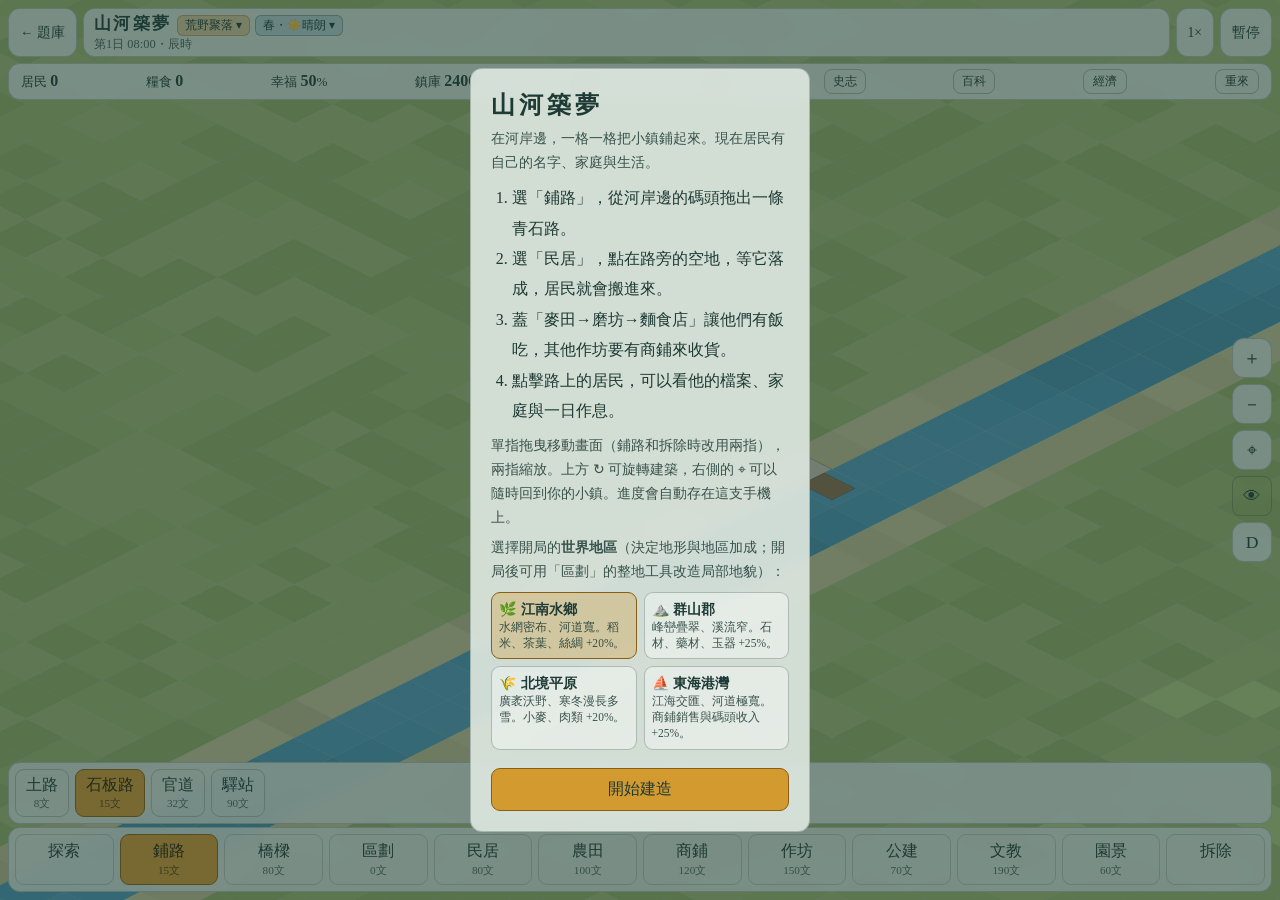
<file: town-v16.html>
<!DOCTYPE html>
<html lang="zh-Hant">
<head>
<meta charset="utf-8">
<meta name="viewport" content="width=device-width,initial-scale=1,viewport-fit=cover,user-scalable=no">
<title>山河築夢 V16・介面與建築校正版</title>
<style>
:root{--ink:#1d3a35;--cel:#dde7df;--amb:#d39a2f}
*{box-sizing:border-box;-webkit-tap-highlight-color:transparent}
html,body{margin:0;height:100%;overflow:hidden;background:#a9c3b6;color:var(--ink);overscroll-behavior:none;font-family:"Noto Serif TC","Source Han Serif TC","Songti TC","PMingLiU",serif}
canvas{position:fixed;inset:0;width:100%;height:100%;display:block;touch-action:none}
.pn{background:rgba(221,231,223,.92);backdrop-filter:blur(6px);-webkit-backdrop-filter:blur(6px);border:1px solid rgba(29,58,53,.25);border-radius:12px}
button,a{font:inherit;color:var(--ink)}
.b{font-size:.85rem;padding:7px 11px;cursor:pointer;white-space:nowrap;text-decoration:none;display:flex;align-items:center;border:1px solid rgba(29,58,53,.25)}
#top{position:fixed;left:8px;right:8px;top:calc(8px + env(safe-area-inset-top,0px));display:flex;flex-direction:column;gap:6px;pointer-events:none}
#top .row{display:flex;gap:6px;align-items:stretch}
#top .pn{pointer-events:auto}
#hud{flex:1;display:flex;flex-direction:column;justify-content:center;padding:4px 10px;line-height:1.3;min-width:0}
#hud b{font-size:1.05rem;letter-spacing:.14em}
#clk{font-size:.78rem;opacity:.8}
#stats{display:flex;justify-content:space-between;align-items:center;gap:6px;padding:5px 12px;font-size:.82rem}
#stats b{font-size:1rem}
#bReset,#bEco{padding:3px 9px;font-size:.78rem;background:transparent;border-radius:8px;cursor:pointer;border:1px solid rgba(29,58,53,.3)}
#zoom{position:fixed;right:8px;top:50%;transform:translateY(-50%);display:flex;flex-direction:column;gap:6px}
#zoom .b{justify-content:center;width:40px;height:40px;font-size:1.1rem}
#msg{position:fixed;left:50%;bottom:calc(142px + env(safe-area-inset-bottom,0px));transform:translateX(-50%);padding:8px 14px;font-size:.88rem;opacity:0;pointer-events:none;transition:opacity .2s;max-width:90%;text-align:center}
#msg.show{opacity:1}
#eco{position:fixed;left:8px;right:8px;top:calc(104px + env(safe-area-inset-top,0px));bottom:calc(8px + env(safe-area-inset-bottom,0px));display:none;flex-direction:column;padding:12px;overflow:hidden;z-index:5}
#eco .eh{display:flex;justify-content:space-between;align-items:center;margin-bottom:6px}
#eco button{padding:5px 12px;border-radius:8px;border:1px solid rgba(29,58,53,.3);background:transparent;cursor:pointer}
#ecoBody{overflow:auto;font-size:.88rem;line-height:1.7}
#ecoBody table{width:100%;border-collapse:collapse;margin:6px 0}
#ecoBody th,#ecoBody td{text-align:left;padding:3px 4px;border-bottom:1px solid rgba(29,58,53,.15)}
#ecoBody .nt{opacity:.8;font-size:.82rem}
#cardT{white-space:pre-line}
#sub{position:fixed;left:8px;right:8px;bottom:calc(76px + env(safe-area-inset-bottom,0px));display:none;gap:6px;padding:6px;overflow-x:auto}
.ch{flex:0 0 auto;background:transparent;border:1px solid rgba(29,58,53,.25);border-radius:9px;padding:5px 10px;cursor:pointer;display:flex;flex-direction:column;align-items:center}
.ch small{font-size:.7rem;opacity:.75}
.ch.on{background:var(--amb);border-color:#8a5f12;color:#2a1d05}
#card{position:fixed;left:8px;right:8px;bottom:calc(76px + env(safe-area-inset-bottom,0px));display:none;flex-direction:column;gap:8px;padding:10px 12px}
#card .rw{display:flex;gap:8px}
#card button{flex:1;padding:8px;border-radius:9px;border:1px solid rgba(29,58,53,.3);background:transparent;cursor:pointer}
#cardDel{background:var(--amb)!important;border-color:#8a5f12!important}
#cardUpg{background:#5c8a58!important;border-color:#3a5e37!important;color:#fff!important;font-weight:bold}
#bar{position:fixed;left:8px;right:8px;bottom:calc(8px + env(safe-area-inset-bottom,0px));display:flex;gap:6px;padding:6px;overflow-x:auto}
.tb{flex:1 0 58px;background:transparent;border:1px solid rgba(29,58,53,.2);border-radius:9px;padding:6px 4px;display:flex;flex-direction:column;align-items:center;gap:1px;cursor:pointer}
.tb small{font-size:.7rem;opacity:.75;min-height:1em}
.tb.on{background:var(--amb);border-color:#8a5f12;color:#2a1d05}
#intro{position:fixed;inset:0;display:flex;align-items:center;justify-content:center;background:rgba(29,58,53,.5);padding:20px;z-index:20}
#intro .pn{max-width:340px;padding:20px}
#intro h2{margin:0 0 6px;letter-spacing:.16em}
#intro ol{padding-left:1.3em;line-height:1.9;margin:8px 0}
#intro p{margin:6px 0;font-size:.88rem;opacity:.85;line-height:1.7}
.reg-grid{display:grid;grid-template-columns:1fr 1fr;gap:7px;margin:8px 0}
.reg-card{padding:7px;border-radius:9px;border:1.5px solid rgba(29,58,53,.28);background:rgba(255,255,255,.4);cursor:pointer;text-align:left}
.reg-card.on{background:rgba(211,154,47,.32);border-color:#8a5f12}
.reg-card b{display:block;font-size:.88rem}
.reg-card small{display:block;font-size:.72rem;opacity:.85;line-height:1.4}
#go{width:100%;margin-top:10px;padding:10px;background:var(--amb);border:1px solid #8a5f12;border-radius:9px;font-size:1rem;cursor:pointer}
#resCard{position:fixed;left:8px;right:8px;top:calc(104px + env(safe-area-inset-top,0px));max-height:60vh;display:none;flex-direction:column;padding:12px;overflow:hidden;z-index:6}
#resCard .rh{display:flex;justify-content:space-between;align-items:center;margin-bottom:6px}
#resCard .body{overflow:auto;font-size:.86rem;line-height:1.65;white-space:pre-line}
#resCard button{padding:5px 12px;border-radius:8px;border:1px solid rgba(29,58,53,.3);background:transparent;cursor:pointer}
#resCard table{width:100%;border-collapse:collapse;margin:6px 0;white-space:normal}
#resCard th,#resCard td{text-align:left;padding:2px 4px;border-bottom:1px solid rgba(29,58,53,.12);font-size:.8rem}
#debug{position:fixed;left:8px;right:8px;top:calc(104px + env(safe-area-inset-top,0px));max-height:42vh;display:none;flex-direction:column;padding:10px 12px;overflow:auto;z-index:8;font:12px/1.55 ui-monospace,monospace;white-space:pre-wrap}
#roster,#chron{position:fixed;left:8px;right:8px;top:calc(104px + env(safe-area-inset-top,0px));bottom:calc(8px + env(safe-area-inset-bottom,0px));display:none;flex-direction:column;padding:12px;overflow:hidden;z-index:6}
#roster .eh,#chron .eh{display:flex;justify-content:space-between;align-items:center;margin-bottom:6px;gap:6px}
#roster button,#chron button,#roster select{padding:4px 10px;border-radius:8px;border:1px solid rgba(29,58,53,.3);background:rgba(255,255,255,.35);cursor:pointer;font:inherit;color:var(--ink)}
#rosterBody,#chronBody{overflow:auto;font-size:.86rem;line-height:1.65}
#rosterBody table{width:100%;border-collapse:collapse;margin:4px 0}
#rosterBody th,#rosterBody td{text-align:left;padding:4px 5px;border-bottom:1px solid rgba(29,58,53,.14);font-size:.82rem}
.r-link{text-decoration:underline;cursor:pointer;font-weight:bold}
.chron-item{padding:5px 0;border-bottom:1px dashed rgba(29,58,53,.18)}
.chron-tag{display:inline-block;padding:1px 6px;border-radius:6px;background:rgba(211,154,47,.3);font-size:.75rem;margin-right:6px}
#stageBadge{font-size:.74rem;padding:2px 7px;border-radius:6px;background:rgba(211,154,47,.38);border:1px solid rgba(138,95,18,.4);margin-left:6px;vertical-align:middle;cursor:pointer;display:inline-flex;align-items:center;gap:3px}
#stageBadge:active{transform:scale(.96)}
#stageModal{position:fixed;left:8px;right:8px;top:calc(104px + env(safe-area-inset-top,0px));max-height:70vh;display:none;flex-direction:column;padding:12px;overflow:hidden;z-index:7}
#stageModal .eh{display:flex;justify-content:space-between;align-items:center;margin-bottom:6px}
#stageModal button{padding:5px 12px;border-radius:8px;border:1px solid rgba(29,58,53,.3);background:transparent;cursor:pointer}
#stageBody{overflow:auto;font-size:.86rem;line-height:1.68}
#stageBody table{width:100%;border-collapse:collapse;margin:6px 0}
#stageBody th,#stageBody td{text-align:left;padding:4px 5px;border-bottom:1px solid rgba(29,58,53,.15);font-size:.82rem}
.stg-cur{background:rgba(211,154,47,.22);font-weight:bold}
.stg-box{padding:8px 10px;border-radius:9px;background:rgba(255,255,255,.35);border:1px solid rgba(29,58,53,.16);margin:6px 0}
.stg-ok{color:#2e6f40;font-weight:bold}
.stg-lack{color:#a8382b;font-weight:bold}
#wxBadge{font-size:.74rem;padding:2px 7px;border-radius:6px;background:rgba(111,163,189,.32);border:1px solid rgba(29,58,53,.32);margin-left:5px;vertical-align:middle;cursor:pointer;display:inline-flex;align-items:center;gap:3px}
#wxBadge:active{transform:scale(.96)}
#wxModal{position:fixed;left:8px;right:8px;top:calc(104px + env(safe-area-inset-top,0px));max-height:74vh;display:none;flex-direction:column;padding:12px;overflow:hidden;z-index:7}
#wxModal .eh{display:flex;justify-content:space-between;align-items:center;margin-bottom:6px}
#wxModal .eh button{padding:5px 12px;border-radius:8px;border:1px solid rgba(29,58,53,.3);background:transparent;cursor:pointer}
#wxBody{overflow:auto;font-size:.86rem;line-height:1.65}
.wx-grid{display:grid;grid-template-columns:repeat(4,1fr);gap:6px;margin:6px 0}
.wx-grid5{display:grid;grid-template-columns:repeat(5,1fr);gap:5px;margin:6px 0}
.wx-opt{padding:6px 4px;border-radius:8px;border:1px solid rgba(29,58,53,.26);background:rgba(255,255,255,.35);cursor:pointer;text-align:center;font-size:.82rem}
.wx-opt.on{background:var(--amb);border-color:#8a5f12;color:#2a1d05;font-weight:bold}
.wx-row{display:flex;align-items:center;justify-content:space-between;gap:8px;padding:6px 8px;border-radius:8px;background:rgba(255,255,255,.32);border:1px solid rgba(29,58,53,.15);margin:6px 0}
.ev-chain{padding:8px 10px;border-radius:9px;background:rgba(211,154,47,.16);border:1px solid rgba(138,95,18,.32);margin:6px 0}
.ev-steps{display:flex;gap:4px;margin-top:5px;font-size:.75rem}
.ev-step{flex:1;padding:2px 4px;border-radius:5px;background:rgba(255,255,255,.35);text-align:center;opacity:.65}
.ev-step.cur{background:var(--amb);color:#2a1d05;font-weight:bold;opacity:1}
.ev-step.done{background:rgba(46,111,64,.22);color:#1f522e;opacity:.9}
#bRoster,#bChron,#bPedia,#bObs{padding:3px 8px;font-size:.78rem;background:transparent;border-radius:8px;cursor:pointer;border:1px solid rgba(29,58,53,.3)}
#obsExit{position:fixed;right:14px;bottom:calc(16px + env(safe-area-inset-bottom,0px));display:none;padding:8px 14px;font-size:.86rem;z-index:30;cursor:pointer;box-shadow:0 2px 10px rgba(0,0,0,.18)}
body.obs #top,body.obs #zoom,body.obs #bar,body.obs #sub,body.obs #card,body.obs #eco,body.obs #roster,body.obs #chron,body.obs #stageModal,body.obs #wxModal,body.obs #resCard,body.obs #debug{display:none!important}
body.obs #obsExit{display:flex;align-items:center;gap:6px}
#govModal{position:fixed;left:8px;right:8px;top:calc(104px + env(safe-area-inset-top,0px));max-height:76vh;display:none;flex-direction:column;padding:12px;overflow:hidden;z-index:7}
#govModal .eh{display:flex;justify-content:space-between;align-items:center;margin-bottom:6px}
#govModal .eh button{padding:5px 12px;border-radius:8px;border:1px solid rgba(29,58,53,.3);background:transparent;cursor:pointer}
#govBody{overflow:auto;font-size:.86rem;line-height:1.65}
.pol-grid{display:grid;grid-template-columns:repeat(3,1fr);gap:6px;margin:5px 0 9px}
.pol-opt{padding:6px 4px;border-radius:8px;border:1px solid rgba(29,58,53,.26);background:rgba(255,255,255,.35);cursor:pointer;text-align:center;font-size:.8rem}
.pol-opt.on{background:var(--amb);border-color:#8a5f12;color:#2a1d05;font-weight:bold}
.rank-badge{display:inline-block;padding:1px 5px;border-radius:5px;background:rgba(211,154,47,.32);border:1px solid rgba(138,95,18,.35);font-size:.72rem;margin-left:4px}
#bGov{padding:3px 8px;font-size:.78rem;background:transparent;border-radius:8px;cursor:pointer;border:1px solid rgba(29,58,53,.3)}
body.obs #govModal{display:none!important}
#pedia{position:fixed;left:8px;right:8px;top:calc(104px + env(safe-area-inset-top,0px));bottom:calc(8px + env(safe-area-inset-bottom,0px));display:none;flex-direction:column;padding:12px;overflow:hidden;z-index:6}
#pediaBody{overflow:auto;font-size:.84rem;line-height:1.55}
.pedia-tabs{display:flex;gap:5px;overflow-x:auto;margin:0 0 8px;padding-bottom:3px;position:sticky;top:0;background:rgba(221,231,223,.96);z-index:1}
.pedia-tab{flex:0 0 auto;padding:5px 10px;border-radius:8px;border:1px solid rgba(29,58,53,.26);background:rgba(255,255,255,.35);cursor:pointer;font-size:.8rem;color:var(--ink)}
.pedia-tab.on{background:var(--amb);border-color:#8a5f12;color:#2a1d05;font-weight:bold}
#pediaBody h4{margin:10px 0 4px;font-size:.92rem}
.pedia-card{padding:6px 8px;border-radius:8px;background:rgba(255,255,255,.4);border:1px solid rgba(29,58,53,.16);margin-bottom:6px}
.pedia-sub{font-size:.78rem;opacity:.88;margin-top:2px}
</style>
</head>
<body>
<canvas id="cv"></canvas>
<div id="top">
  <div class="row">
    <a class="pn b" id="backToBank" href="./index.html">← 題庫</a>
    <div class="pn" id="hud"><div><b>山河築夢</b><span id="stageBadge" title="點擊查看城鎮規模與晉升條件">荒野聚落 ▾</span><span id="wxBadge" title="點擊調整四季與天氣">春・晴朗 ▾</span></div><span id="clk"></span></div>
<button class="pn b" id="bSpd" aria-label="遊戲速度">1×</button>
    <button class="pn b" id="bPause">暫停</button>
  </div>
  <div class="pn" id="stats">
    <span>居民 <b id="sPop">0</b></span><span>糧食 <b id="sFood">0</b></span><span>幸福 <b id="sHap">0</b>%</span><span>鎮庫 <b id="sM">0</b></span>
    <button id="bGov">政務</button><button id="bRoster">名冊</button><button id="bChron">史志</button><button id="bPedia">百科</button><button id="bEco">經濟</button><button id="bReset">重來</button>
  </div>
</div>
<div id="zoom">
  <button class="pn b" id="zi" aria-label="放大">＋</button>
  <button class="pn b" id="zo" aria-label="縮小">－</button>
  <button class="pn b" id="zh" aria-label="回到小鎮">⌖</button>
  <button class="pn b" id="bObs" aria-label="觀察模式" title="城鎮觀察模式">👁</button>
  <button class="pn b" id="zd" aria-label="除錯">D</button>
</div>
<button id="obsExit" class="pn">退出觀察模式</button>
<div id="msg" class="pn"></div>
<div id="eco" class="pn"><div class="eh"><b>經濟統計</b><button id="ecoX">關閉</button></div><div id="ecoBody"></div></div>
<div id="roster" class="pn"><div class="eh"><b>全鎮人口名冊</b><div><select id="rosterFilter"><option value="all">全部居民</option><option value="unemployed">待業中</option><option value="employed">已就業</option><option value="child">未成年</option></select> <button id="rosterAutoJob">一鍵補缺</button> <button id="rosterX">關閉</button></div></div><div id="rosterBody"></div></div>
<div id="chron" class="pn"><div class="eh"><b>城鎮編年史</b><button id="chronX">關閉</button></div><div id="chronBody"></div></div>
<div id="stageModal" class="pn"><div class="eh"><b>城鎮規模與晉升指南</b><button id="stageX">關閉</button></div><div id="stageBody"></div></div>
<div id="wxModal" class="pn"><div class="eh"><b>四季與天象控制</b><button id="wxX">關閉</button></div><div id="wxBody"></div></div>
<div id="govModal" class="pn"><div class="eh"><b>行政治理・稅率與文教總覽</b><button id="govX">關閉</button></div><div id="govBody"></div></div>
<div id="resCard" class="pn"><div class="rh"><b id="resName">居民</b><button id="resX">關閉</button></div><div class="body" id="resBody"></div></div>
<div id="debug" class="pn"></div>
<div id="sub" class="pn"></div>
<div id="pedia" class="pn"><div style="display:flex;justify-content:space-between;align-items:center;margin-bottom:6px"><b>九州營造・建築百科</b><button id="pediaX">關閉</button></div><div id="pediaBody"></div></div>
<div id="card" class="pn"><div id="cardT"></div><div class="rw"><button id="cardRot" style="display:none">旋轉</button><button id="cardMove" style="display:none">移動</button><button id="cardUpg" style="display:none"></button><button id="cardDel"></button><button id="cardX">關閉</button></div></div>
<div id="bar" class="pn"></div>
<div id="intro"><div class="pn">
  <h2>山河築夢</h2>
  <p>在河岸邊，一格一格把小鎮鋪起來。現在居民有自己的名字、家庭與生活。</p>
  <ol><li>選「鋪路」，從河岸邊的碼頭拖出一條青石路。</li><li>選「民居」，點在路旁的空地，等它落成，居民就會搬進來。</li><li>蓋「麥田→磨坊→麵食店」讓他們有飯吃，其他作坊要有商鋪來收貨。</li><li>點擊路上的居民，可以看他的檔案、家庭與一日作息。</li></ol>
  <p>單指拖曳移動畫面（鋪路和拆除時改用兩指），兩指縮放。上方 ↻ 可旋轉建築，右側的 ⌖ 可以隨時回到你的小鎮。進度會自動存在這支手機上。</p>
  <p>選擇開局的<b>世界地區</b>（決定地形與地區加成；開局後可用「區劃」的整地工具改造局部地貌）：</p>
  <div class="reg-grid" id="regGrid">
    <div class="reg-card on" data-reg="jiangnan"><b>🌿 江南水鄉</b><small>水網密布、河道寬。稻米、茶葉、絲綢 +20%。</small></div>
    <div class="reg-card" data-reg="mountain"><b>⛰️ 群山郡</b><small>峰巒疊翠、溪流窄。石材、藥材、玉器 +25%。</small></div>
    <div class="reg-card" data-reg="north"><b>🌾 北境平原</b><small>廣袤沃野、寒冬漫長多雪。小麥、肉類 +20%。</small></div>
    <div class="reg-card" data-reg="eastsea"><b>⛵ 東海港灣</b><small>江海交匯、河道極寬。商鋪銷售與碼頭收入 +25%。</small></div>
  </div>
  <button id="go">開始建造</button>
</div></div>

<script>
(() => {
"use strict";

// ============================================================
// 0. 常數與純函式
// ============================================================
const N = 10000, RX = 5004, HW = 32, HH = 16, DOCK = { x: 5003, y: 5000 }, KEY = "town_save_v7";
const CH = 16;
const D4 = [[1, 0], [-1, 0], [0, 1], [0, -1]];
const K = (x, y) => y * N + x;
const inW = (x, y) => x >= 0 && y >= 0 && x < N && y < N;
const isW = (x, y) => x >= RX && x < RX + RW;
const P = (x, y, z) => [(x - y) * HW, (x + y) * HH - (z || 0)];
const hs = (x, y) => ((x * 73856093) ^ (y * 19349663)) >>> 0;
const hr = () => (S.t / 15) % 24;
const dark = h => (h >= 20 || h < 4) ? 1 : h >= 18 ? (h - 18) / 2 : h < 6 ? (6 - h) / 2 : 0;
const pad = n => String(n).padStart(2, "0");
const SH = ["子", "丑", "寅", "卯", "辰", "巳", "午", "未", "申", "酉", "戌", "亥"];
const GR_SEASON = [
  // 0: 春 (嫩綠繁花)
  { meadow: ["#a6ba72", "#9db46b", "#b2c77d"], plain: ["#9db46b", "#96ac64", "#a4b872"], forest: ["#7fa85e", "#76a055", "#8ab368"], mountain: ["#8f9a86", "#84907b", "#9aa491"], river: ["#c3bd8e", "#bdb78a", "#c9c394"], water: ["#6fa3bd", "#6a9db6", "#74a9c2"] },
  // 1: 夏 (濃綠蒼翠)
  { meadow: ["#88ab5a", "#7fa252", "#93b564"], plain: ["#7ea053", "#75974b", "#88aa5c"], forest: ["#5e8c45", "#55823d", "#68964e"], mountain: ["#7f8f79", "#74846e", "#8a9a84"], river: ["#c5bc86", "#beb580", "#ccc38e"], water: ["#5f98b5", "#5991ae", "#669fbc"] },
  // 2: 秋 (金黃霜葉)
  { meadow: ["#c4b068", "#bba65f", "#ccb872"], plain: ["#bba35d", "#b19954", "#c4ac66"], forest: ["#c78646", "#b8783c", "#d49654"], mountain: ["#998e7c", "#8e8372", "#a49987"], river: ["#c7b884", "#bfb07d", "#cfc08c"], water: ["#6996ad", "#628fa6", "#709db4"] },
  // 3: 冬 (銀霜覆雪)
  { meadow: ["#dce5e2", "#d3ddd9", "#e4ecea"], plain: ["#d2dcd9", "#c9d4d0", "#dbe4e1"], forest: ["#9fb3a8", "#94a89d", "#aabdb2"], mountain: ["#cfd8d7", "#c4cecd", "#dae2e1"], river: ["#b8c2be", "#afb9b5", "#c1cbc7"], water: ["#678ea3", "#60869b", "#6f96ab"] }
];
const SEASONS = [
  { id: 0, name: "春", full: "春季", farmMult: 1.15, desc: "春雨潤澤，麥田生長 +15%" },
  { id: 1, name: "夏", full: "夏季", farmMult: 1.25, desc: "日照充足，麥田生長 +25%" },
  { id: 2, name: "秋", full: "秋季", farmMult: 1.35, desc: "秋收豐年，麥田生長 +35%" },
  { id: 3, name: "冬", full: "冬季", farmMult: 0.55, desc: "天寒地凍，麥田生長 -45%" }
];
const WEATHERS = [
  { id: "clear", name: "晴朗", icon: "☀️", farmMult: 1.0, moodDelta: 2, spdMult: 1.0, desc: "萬里無雲，百姓心情愉悅，出行順暢。" },
  { id: "cloudy", name: "多雲", icon: "⛅", farmMult: 1.0, moodDelta: 0, spdMult: 1.0, desc: "微風拂面，氣候宜人。" },
  { id: "rain", name: "細雨", icon: "🌧️", farmMult: 1.25, moodDelta: -1, spdMult: 0.85, desc: "畫面落雨線；農田灌溉 +25%，行人撐傘慢行。" },
  { id: "storm", name: "雷雨", icon: "⛈️", farmMult: 0.85, moodDelta: -4, spdMult: 0.7, desc: "狂風暴雨伴隨閃電；行人避雨，偶發短暫積水。" },
  { id: "snow", name: "降雪", icon: "❄️", farmMult: 0.6, moodDelta: 1, spdMult: 0.72, desc: "畫面飄落雪花；銀裝素裹，出行速度略降。" },
  { id: "fog", name: "薄霧", icon: "🌫️", farmMult: 0.95, moodDelta: 0, spdMult: 0.88, desc: "江面升起晨霧；朦朧詩意，商船緩行。" }
];
const WX_MAP = {}; WEATHERS.forEach(w => { WX_MAP[w.id] = w; });
const WC = []; for (let i = 0; i < 8; i++) WC.push("hsl(197 42% " + (47 + i * .9) + "%)");

const VIEW_AI_FULL = 800;
const VIEW_AI_MID = 2000;
const RESERVE_CASH = 20; // 居民基本儲蓄保護線（避免變日光族）
let worldRegion = "jiangnan"; // 開局選定的世界地區
// bonus 以本檔現有商品為準；tradeMult 作用於商鋪銷售與碼頭收入
const REGIONS = {
  jiangnan: { name: "江南水鄉", bonus: { rice: 1.2, tea: 1.2, silk: 1.2 }, tradeMult: 1.0, river: 3, winterLen: 1.0 },
  mountain: { name: "群山郡", bonus: { stone: 1.25, herb: 1.25, jade: 1.25 }, tradeMult: 1.0, river: 1, winterLen: 1.1 },
  north:    { name: "北境平原", bonus: { wheat: 1.2, meat: 1.2 }, tradeMult: 1.0, river: 2, winterLen: 1.35 },
  eastsea:  { name: "東海港灣", bonus: {}, tradeMult: 1.25, river: 4, winterLen: 0.9 }
};
let RW = 2;
let SICK = 0; // 疾病率（每日每位居民的染疾機率基數） // 河道寬度（依地區）
function setRegion(r) { worldRegion = r; RW = (REGIONS[r] || REGIONS.jiangnan).river; }
function seasonLens() { return [10, 10, 10, 10 * ((REGIONS[worldRegion] || REGIONS.jiangnan).winterLen)]; }
function yearUnits() { return 360 * seasonLens().reduce((a, b) => a + b, 0); }
// ============================================================
// 1. 商品與建築資料（提升糧食產線產量，讓小鎮能穩定囤糧）
// ============================================================
const GD = {
  wheat: { n: "小麥", p: 2, shelf: "耐儲", decay: 0.005 },
  flour: { n: "麵粉", p: 4, shelf: "耐儲", decay: 0.008 },
  noodle: { n: "麵食", p: 6, need: 2.2, shelf: "短保", decay: 0.025, sNeed: [1.0, 0.95, 1.05, 1.15] },
  pottery: { n: "陶器", p: 10, need: .5, shelf: "永久", decay: 0 },
  wood: { n: "木器", p: 12, need: .5, shelf: "永久", decay: 0 },
  cloth: { n: "布匹", p: 11, need: .45, shelf: "永久", decay: 0 },
  iron: { n: "鐵器", p: 15, need: .2, shelf: "永久", decay: 0 },
  wine: { n: "酒", p: 13, need: .6, shelf: "越陳越香", decay: 0, sNeed: [0.9, 0.85, 1.25, 1.3] },
  rice: { n: "稻米", p: 3, need: 1.4, shelf: "耐儲", decay: 0.005, sNeed: [1.0, 1.0, 1.1, 1.1] },
  veg: { n: "蔬菜", p: 3, need: .9, shelf: "易腐", decay: 0.045, sNeed: [1.1, 1.35, 1.0, 0.8] },
  meat: { n: "肉類", p: 7, need: .6, shelf: "易腐", decay: 0.04, sNeed: [0.9, 0.8, 1.1, 1.45] },
  stone: { n: "石材", p: 5, shelf: "永久", decay: 0 },
  herb: { n: "藥材", p: 6, shelf: "中保", decay: 0.012 },
  oil: { n: "燈油", p: 8, need: .55, shelf: "耐儲", decay: 0.004, sNeed: [0.85, 0.7, 1.05, 1.65] },
  tea: { n: "茶葉", p: 9, need: .5, shelf: "中保", decay: 0.01, sNeed: [1.1, 1.45, 1.0, 0.85] },
  med: { n: "成藥", p: 14, need: .35, shelf: "耐儲", decay: 0.005, sNeed: [1.2, 1.0, 1.1, 1.3] },
  silk: { n: "絲綢", p: 22, need: .3, shelf: "永久", decay: 0 },
  jade: { n: "玉器", p: 32, need: .2, shelf: "永久", decay: 0 }
};
const CAT = {
  house: [
    { id: "h0", n: "茅屋", c: 45, h: 14, r: 10, w: ["#d9ccb4", "#b8aa90"], f: ["#b59b6d", "#8f7850", "#c7ad7e"], cap: 2, tax: 6, upTo: "h1", upCost: 60, upReq: {} },
    { id: "h1", n: "民居", c: 80, h: 20, r: 13, w: ["#ece1c8", "#cdc0a1"], f: ["#7a928d", "#566b68", "#8aa39e"], cap: 4, tax: 10, upTo: "h2", upCost: 160, upReq: { stone: 2 } },
    { id: "h2", n: "院落", c: 200, sz: [2, 2], h: 24, r: 15, w: ["#ebe0c9", "#c9bda3"], f: ["#5d7a75", "#435955", "#6f8f89"], cap: 8, tax: 22, upTo: "h3", upCost: 380, upReq: { stone: 4, silk: 1 } },
    { id: "h3", n: "宅邸", c: 480, sz: [3, 3], h: 30, r: 18, w: ["#f2e6cf", "#cfc2a7"], f: ["#3f5c6e", "#2d4352", "#517287"], cap: 16, tax: 50 }
  ],
  road: [
    { id: "r_dirt", n: "土路", c: 8, spd: 1.0, cap: 3 },
    { id: "r_stone", n: "石板路", c: 15, stone: 1, spd: 1.45, cap: 6 },
    { id: "r_imp", n: "官道", c: 32, stone: 2, spd: 2.1, cap: 12 },
    { id: "r_post", n: "驛站", c: 90, stone: 2, spd: 2.3, cap: 16 }
  ],
  bridge: [{ id: "b1", n: "石拱橋", c: 80, stone: 2, spd: 1.9, cap: 12 }, { id: "b0", n: "木橋", c: 40, spd: 1.1, cap: 4 }, { id: "b2", n: "池塘小橋", c: 40 }],
  farm: [
    { id: "f1", syn: {c1: 0.15}, n: "麥田", c: 100, jobs: 2, bt: 12, rec: { in: {}, out: { wheat: 6 } } },
    { id: "f2", syn: {water: 0.25, c1: 0.15}, n: "水田", c: 110, jobs: 2, bt: 14, rec: { in: {}, out: { rice: 5 } } },
    { id: "f3", n: "菜圃", c: 85, jobs: 2, bt: 10, rec: { in: {}, out: { veg: 6 } } },
    { id: "f4", n: "牧場", c: 150, sz: [2, 2], jobs: 3, bt: 16, rec: { in: { wheat: 2 }, out: { meat: 5 } } },
    { id: "f5", syn: {s2: 0.2}, n: "茶園", c: 130, jobs: 2, bt: 15, rec: { in: {}, out: { tea: 4 } } },
    { id: "f6", syn: {w7: 0.2, c4: 0.15}, n: "藥圃", c: 140, jobs: 2, bt: 15, rec: { in: {}, out: { herb: 4 } } },
    { id: "f7", syn: {w3: 0.25, water: 0.15}, n: "桑園", c: 145, jobs: 2, bt: 16, rec: { in: {}, out: { silk: 2 } } }
  ],
  shop: [
    { id: "s1", n: "雜貨鋪", c: 120, h: 24, r: 14, w: ["#dbb88f", "#b99671"], f: ["#d1604a", "#a23f2b", "#e07a63"], d: "lan", jobs: 3, sell: ["pottery", "wood", "iron", "oil"] },
    { id: "s2", syn: {f5: 0.2}, n: "茶坊", c: 140, h: 24, r: 14, w: ["#d9c9a0", "#b8a77d"], f: ["#4f7b6b", "#3a5c50", "#62917f"], d: "flag", jobs: 3, svc: 1, sell: ["tea"] },
    { id: "s3", n: "食肆", c: 160, h: 26, r: 14, w: ["#e4c9a4", "#c2a681"], f: ["#a8553a", "#85402b", "#bd6b4f"], d: "lan", jobs: 3, svc: 1 },
    { id: "s4", n: "布莊", c: 150, h: 24, r: 13, w: ["#e8dcc8", "#c9bb9f"], f: ["#3e5f8a", "#2f4a6c", "#5276a3"], d: "cloth", jobs: 3, sell: ["cloth", "silk"] },
    { id: "s5", n: "藥鋪", c: 170, h: 24, r: 14, w: ["#d8cdb3", "#b7ab8f"], f: ["#6a7f4f", "#52643c", "#7f9663"], d: "sign", jobs: 3, svc: 1, sell: ["med"] },
    { id: "s6", sz: [2, 1], n: "酒樓", c: 260, h: 38, r: 16, w: ["#e2b58c", "#bf9168"], f: ["#b8452e", "#8f3320", "#cf5c43"], d: "lan2", jobs: 4, bt: 30, sell: ["wine"] },
    { id: "s7", n: "麵食店", c: 170, h: 24, r: 14, w: ["#e6d3ae", "#c4b088"], f: ["#b0733a", "#8a5a2c", "#c98a4e"], d: "lan", jobs: 3, sell: ["noodle"], rec: { in: { flour: 4 }, out: { noodle: 12 } } },
    { id: "s8", sz: [2, 2], n: "生鮮市集", c: 220, h: 22, r: 13, w: ["#e3cfa8", "#c2ad86"], f: ["#568a5e", "#3e6945", "#6ba374"], d: "cloth", jobs: 4, sell: ["rice", "veg", "meat"] },
    { id: "s9", sz: [2, 2], n: "珍寶閣", c: 340, h: 32, r: 16, w: ["#e8d5b0", "#c4b08b"], f: ["#8a4b6e", "#693652", "#a65e86"], d: "lan2", jobs: 4, bt: 30, sell: ["jade", "silk"] }
  ],
  work: [
    { id: "w1", n: "陶坊", c: 150, h: 22, r: 11, w: ["#bf9f7e", "#9c7f61"], f: ["#8a6650", "#684a38", "#9c7863"], d: "kiln", jobs: 3, rec: { in: {}, out: { pottery: 2 } } },
    { id: "w2", n: "木作坊", c: 150, h: 22, r: 11, w: ["#c9ad82", "#a68b63"], f: ["#6f5a3f", "#54432e", "#836c4e"], d: "logs", jobs: 3, rec: { in: {}, out: { wood: 2 } } },
    { id: "w3", syn: {f7: 0.25}, n: "織坊", c: 170, h: 22, r: 12, w: ["#e0d2b6", "#bfb094"], f: ["#8a5f7a", "#6c4960", "#a0768f"], d: "yarn", jobs: 3, rec: { in: {}, out: { cloth: 2 } } },
    { id: "w4", n: "鐵鋪", c: 200, h: 22, r: 11, w: ["#a9a49a", "#878279"], f: ["#5b5f66", "#44474d", "#6e737b"], d: "anvil", jobs: 3, rec: { in: {}, out: { iron: 1 } } },
    { id: "w5", n: "釀酒坊", c: 220, h: 24, r: 12, w: ["#d3b891", "#b09670"], f: ["#7b5b3e", "#5e432d", "#8f6e4f"], d: "jars", jobs: 3, rec: { in: { wheat: 2 }, out: { wine: 2 } } },
    { id: "w6", syn: {f1: 0.2}, n: "磨坊", c: 180, h: 26, r: 12, w: ["#cfc2a6", "#aea286"], f: ["#6a6a5a", "#4f4f43", "#80806f"], d: "mill", jobs: 3, rec: { in: { wheat: 4 }, out: { flour: 6 } } },
    { id: "w7", syn: {f6: 0.25}, n: "煉藥坊", c: 210, h: 24, r: 12, w: ["#d6ccb6", "#b5ab96"], f: ["#55704c", "#3e5437", "#69875f"], d: "kiln", jobs: 3, rec: { in: { herb: 3 }, out: { med: 3 } } },
    { id: "w8", n: "油坊", c: 185, h: 24, r: 12, w: ["#c9b48d", "#a6916b"], f: ["#8a6d3b", "#695129", "#a38349"], d: "jars", jobs: 3, rec: { in: { wheat: 2, veg: 2 }, out: { oil: 4 } } },
    { id: "w9", sz: [2, 2], syn: {w10: 0.25}, n: "玉雕坊", c: 320, h: 26, r: 13, w: ["#d9e0d7", "#b5bdb3"], f: ["#4b7d6b", "#365e50", "#5e9682"], d: "anvil", jobs: 4, rec: { in: { stone: 3 }, out: { jade: 2 } } },
    { id: "w10", sz: [2, 2], syn: {mountain: 0.3}, n: "採石場", c: 190, h: 20, r: 10, w: ["#9ea3a6", "#7c8185"], f: ["#6b7073", "#505457", "#80868a"], d: "kiln", jobs: 4, rec: { in: {}, out: { stone: 5 } } }
  ],
  park: [
    { id: "p1", n: "垂柳", c: 60, k: "willow", bt: 6 }, { id: "p2", n: "花圃", c: 50, k: "flower", bt: 6 },
    { id: "p3", n: "池塘", c: 90, k: "pond", bt: 8 }, { id: "p4", n: "涼亭", c: 140, k: "pavilion", bt: 10 },
    { id: "p5", n: "竹林", c: 70, k: "bamboo", bt: 6 }, { id: "p6", n: "假山", c: 110, k: "rock", bt: 8 }
  ],
  civic: [
    { id: "c1", n: "水井", c: 70, h: 12, r: 6, w: ["#9ea39e", "#7d827d"], f: ["#6b533b", "#4f3c29", "#82664a"], d: "well", jobs: 0, bt: 8, civic: "well" },
    { id: "c2", sz: [2, 1], n: "糧倉", c: 180, h: 26, r: 12, w: ["#cbb389", "#a68f68"], f: ["#7a5b3e", "#5c432c", "#916e4d"], d: "granary", jobs: 2, bt: 16, civic: "granary" },
    { id: "c3", n: "消防局", c: 200, h: 24, r: 12, w: ["#c9886b", "#a3684e"], f: ["#9e3b2b", "#7a2b1e", "#b84937"], d: "fire", jobs: 3, bt: 16, civic: "fire" },
    { id: "c4", n: "醫館", c: 220, h: 24, r: 13, w: ["#e3d9c3", "#bfb49d"], f: ["#4b7a5e", "#375c46", "#5e9474"], d: "sign", jobs: 3, bt: 18, civic: "clinic" },
    { id: "c5", n: "巡檢司", c: 240, h: 26, r: 13, w: ["#9ea6ad", "#7c848a"], f: ["#3d4f63", "#2b3947", "#4e647d"], d: "flag", jobs: 4, bt: 18, civic: "patrol" },
    { id: "c6", sz: [3, 3], n: "縣衙", c: 380, h: 32, r: 16, w: ["#d4c6ab", "#b0a287"], f: ["#384a45", "#273632", "#485e58"], d: "lan2", jobs: 5, bt: 24, civic: "yamen" }
  ],
  culture: [
    { id: "u1", sz: [2, 1], n: "戲台", c: 190, h: 22, r: 14, w: ["#d9a87c", "#b5855b"], f: ["#b54434", "#8a3124", "#cc5543"], d: "lan2", jobs: 3, bt: 16, edu: 10 },
    { id: "u2", sz: [2, 2], n: "書院", c: 260, h: 26, r: 14, w: ["#e6dec8", "#c2b9a3"], f: ["#4c695d", "#374f45", "#5f8072"], d: "sign", jobs: 4, bt: 20, edu: 22 },
    { id: "u3", n: "藏書閣", c: 320, h: 34, r: 15, w: ["#cbb89d", "#a6947b"], f: ["#5a4b6e", "#433754", "#6f5d87"], d: "flag", jobs: 3, bt: 24, edu: 28 },
    { id: "u4", sz: [3, 3], n: "文廟", c: 420, h: 32, r: 17, w: ["#e0c28b", "#ba9c66"], f: ["#b88328", "#8f631b", "#cf9838"], d: "lan2", jobs: 4, bt: 28, edu: 35 }
  ],
  zone: [
    { id: "z_res", n: "居住區", c: 0, color: "rgba(76, 166, 108, 0.34)", stroke: "#2e7d4b" },
    { id: "z_com", n: "商業區", c: 0, color: "rgba(219, 154, 48, 0.34)", stroke: "#9c6711" },
    { id: "z_ind", n: "工業區", c: 0, color: "rgba(158, 98, 64, 0.34)", stroke: "#6e3f24" },
    { id: "z_agr", n: "農業區", c: 0, color: "rgba(138, 179, 68, 0.34)", stroke: "#557521" },
    { id: "z_eco_jn", n: "整地·水鄉", c: 35, color: "rgba(86, 168, 156, 0.34)", stroke: "#2c786c", biome: "meadow" },
    { id: "z_eco_mt", n: "整地·山麓", c: 45, color: "rgba(130, 126, 112, 0.36)", stroke: "#595548", biome: "mountain" },
    { id: "z_eco_fr", n: "整地·林野", c: 30, color: "rgba(95, 148, 72, 0.34)", stroke: "#3b6928", biome: "forest" },
    { id: "z_clr", n: "清除區劃", c: 0, color: "rgba(200, 200, 200, 0.25)", stroke: "#666" }
  ]
};
const TY = {}; Object.keys(CAT).forEach(c => CAT[c].forEach(v => { v.cat = c; TY[v.id] = v; }));
const TOOLS = [["look", "探索"], ["road", "鋪路"], ["bridge", "橋樑"], ["zone", "區劃"], ["house", "民居"], ["farm", "農田"], ["shop", "商鋪"], ["work", "作坊"], ["civic", "公建"], ["culture", "文教"], ["park", "園景"], ["del", "拆除"]];
const ROAD = 15;

// ============================================================
// 2. 區塊化世界
// ============================================================
const chunks = new Map();
const cKey = (cx, cy) => cx + "," + cy;
const lKey = (x, y) => (((y % CH) + CH) % CH) * CH + (((x % CH) + CH) % CH);
const cOf = (x, y) => [Math.floor(x / CH), Math.floor(y / CH)];
function newChunk(cx, cy) { return { cx, cy, roads: new Set(), bm: new Map(), zones: new Map(), biomeOv: new Map(), rt: new Map(), tr: new Map(), terrain: null }; }
function setTerrainOverride(x, y, biome) { if (x < 0 || y < 0 || x >= N || y >= N || isW(x, y)) return; const c = getChunk(...cOf(x, y), true); if (!c.biomeOv) c.biomeOv = new Map(); c.biomeOv.set(lKey(x, y), biome); }
function getZone(x, y) { if (x < 0 || y < 0 || x >= N || y >= N) return null; const c = getChunk(...cOf(x, y), false); return (c && c.zones) ? c.zones.get(lKey(x, y)) || null : null; }
function setZone(x, y, z) { if (x < 0 || y < 0 || x >= N || y >= N || isW(x, y)) return; const c = getChunk(...cOf(x, y), true); if (!c.zones) c.zones = new Map(); if (!z || z === "z_clr") c.zones.delete(lKey(x, y)); else c.zones.set(lKey(x, y), z); }
function getChunk(cx, cy, create) { const k = cKey(cx, cy); let c = chunks.get(k); if (!c && create) { c = newChunk(cx, cy); chunks.set(k, c); } return c; }
function hasRoad(x, y) { if (x < 0 || y < 0 || x >= N || y >= N) return false; const c = getChunk(...cOf(x, y), false); return !!(c && c.roads.has(lKey(x, y))); }
function getRoadType(x, y) { const c = getChunk(...cOf(x, y), false); return (c && c.rt.get(lKey(x, y))) || "r_stone"; }
function addRoad(x, y, type) { if (x < 0 || y < 0 || x >= N || y >= N) return; const c = getChunk(...cOf(x, y), true); c.roads.add(lKey(x, y)); if (type) c.rt.set(lKey(x, y), type); }
function delRoad(x, y) { const c = getChunk(...cOf(x, y), false); if (c) { c.roads.delete(lKey(x, y)); c.rt.delete(lKey(x, y)); c.tr.delete(lKey(x, y)); } }
function getTraffic(x, y) { const c = getChunk(...cOf(x, y), false); return (c && c.tr.get(lKey(x, y))) || 0; }
function addTraffic(x, y, amt) { const c = getChunk(...cOf(x, y), false); if (!c || !c.roads.has(lKey(x, y))) return; const l = lKey(x, y); c.tr.set(l, Math.min(30, (c.tr.get(l) || 0) + amt)); }
function getB(x, y) { if (x < 0 || y < 0 || x >= N || y >= N) return null; const c = getChunk(...cOf(x, y), false); if (!c) return null; const v = c.bm.get(lKey(x, y)); if (!v) return null; return v._ref ? getB(v.ax, v.ay) : v; }
function getDims(T, dir) { const [w, d] = T.sz || [1, 1]; return (dir % 2 === 1) ? [d, w] : [w, d]; }
function getFootprint(x, y, T, dir) { const [bw, bh] = getDims(T, dir || 0); const cells = []; for (let dy = 0; dy < bh; dy++) for (let dx = 0; dx < bw; dx++) cells.push([x + dx, y + dy]); return cells; }
function setB(x, y, b) { getFootprint(x, y, TY[b.t], b.r || 0).forEach(([cx0, cy0], i) => { const c = getChunk(...cOf(cx0, cy0), true); c.bm.set(lKey(cx0, cy0), i === 0 ? b : { _ref: true, ax: x, ay: y }); }); }
function delB(x, y) { const b = getB(x, y); if (!b) return; getFootprint(b.x, b.y, TY[b.t], b.r || 0).forEach(([cx0, cy0]) => { const c = getChunk(...cOf(cx0, cy0), false); if (c) c.bm.delete(lKey(cx0, cy0)); }); }
function forEachB(fn) { chunks.forEach(c => c.bm.forEach(b => { if (!b._ref) fn(b, c); })); }
function allBuildings() { const a = []; forEachB(b => a.push(b)); return a; }
function countB() { let n = 0; chunks.forEach(c => n += c.bm.size); return n; }
function forEachRoad(fn) { chunks.forEach(c => c.roads.forEach(l => { fn(c.cx * CH + (l % CH), c.cy * CH + Math.floor(l / CH)); })); }
const bm = {
  get(k) { return getB(k % N, (k / N) | 0); }, set(k, b) { setB(k % N, (k / N) | 0, b); },
  delete(k) { delB(k % N, (k / N) | 0); }, has(k) { return !!getB(k % N, (k / N) | 0); },
  forEach(fn) { forEachB(fn); }, get size() { return countB(); }
};

// ============================================================
// 3. 地形
// ============================================================
function hash2(x, y, s) { let h = (x * 374761393 + y * 668265263 + s * 2147483647) | 0; h = (h ^ (h >>> 13)) * 1274126177; return ((h ^ (h >>> 16)) >>> 0) / 4294967295; }
function vnoise(x, y, s) { const xi = Math.floor(x), yi = Math.floor(y), xf = x - xi, yf = y - yi; const u = xf * xf * (3 - 2 * xf), v = yf * yf * (3 - 2 * yf); const a = hash2(xi, yi, s), b = hash2(xi + 1, yi, s), c = hash2(xi, yi + 1, s), d = hash2(xi + 1, yi + 1, s); return a * (1 - u) * (1 - v) + b * u * (1 - v) + c * (1 - u) * v + d * u * v; }
function fbm(x, y, s, oct) { let sum = 0, amp = .5, f = 1; for (let i = 0; i < oct; i++) { sum += amp * vnoise(x * f, y * f, s + i); amp *= .5; f *= 2; } return sum; }
const BIOME = { river: 0, water: 1, mountain: 2, forest: 3, plain: 4, meadow: 5 };
const BIOME_KEYS = Object.keys(BIOME);
function genChunk(cx, cy) {
  const c = getChunk(cx, cy, true); if (c.terrain) return c.terrain;
  const t = { tiles: new Uint8Array(CH * CH) };
  for (let ly = 0; ly < CH; ly++) for (let lx = 0; lx < CH; lx++) {
    const x = cx * CH + lx, y = cy * CH + ly;
    const riverDist = x < RX ? RX - x : x >= RX + RW ? x - (RX + RW - 1) : 0;
    let h = fbm(x * .015, y * .015, 1, 4) * .7 + fbm(x * .05, y * .05, 3, 3) * .3;
    const mA = fbm(x * .008 + 40, y * .008, 5, 4);
    if (worldRegion === "mountain") h += 0.24 + mA * 0.55;
    else if (worldRegion === "north") h = h * 0.72 + 0.12;
    else if (worldRegion === "eastsea") h = h * 0.85 - 0.04;
    else if (x > RX + 30) h += mA * .8;
    let b;
    if (x >= RX && x < RX + RW) b = BIOME.water;
    else if (riverDist <= 1) b = BIOME.river;
    else if (h > .82) b = BIOME.mountain;
    else if (h > .62) b = BIOME.forest;
    else if (h > .42) b = BIOME.plain;
    else b = BIOME.meadow;
    t.tiles[ly * CH + lx] = b;
  }
  c.terrain = t; return t;
}
function terrainAt(x, y) { if (x < 0 || y < 0 || x >= N || y >= N) return "meadow"; const [cx, cy] = cOf(x, y); const c = getChunk(cx, cy, false); if (c && c.biomeOv && c.biomeOv.has(lKey(x, y))) return c.biomeOv.get(lKey(x, y)); if (!c || !c.terrain) return null; return BIOME_KEYS[c.terrain.tiles[(((y % CH) + CH) % CH) * CH + (((x % CH) + CH) % CH)]]; }

// ============================================================
// 4. 連通（只認西岸 RX-1，河東必須靠橋）
// ============================================================
let conn = new Set(), CR = [];
let postNear = new Set(); // 驛站周邊 6 格（K 集合）
function buildPostNear() { postNear = new Set(); forEachRoad((x, y) => { if (getRoadType(x, y) !== "r_post") return; for (let dy = -6; dy <= 6; dy++) for (let dx = -6; dx <= 6; dx++) if (inW(x + dx, y + dy)) postNear.add(K(x + dx, y + dy)); }); }
function calcConn() {
  buildPostNear(); pathCache.clear();
  conn = new Set(); CR = []; const q = [];
  forEachRoad((x, y) => {
    if (x === RX - 1) {
      const k = K(x, y);
      if (!conn.has(k)) { conn.add(k); q.push([x, y]); }
    }
  });
  let head = 0;
  while (head < q.length) {
    const [x, y] = q[head++];
    CR.push(K(x, y));
    for (const d of D4) {
      const a = x + d[0], b = y + d[1], k = K(a, b);
      if (!hasRoad(a, b) || conn.has(k)) continue;
      conn.add(k); q.push([a, b]);
    }
  }
}
const roadAdj = (x, y) => D4.some(d => {
  const a = x + d[0], b = y + d[1];
  return hasRoad(a, b) && conn.has(K(a, b));
});
function fpAdj(x, y, T, dir) { const cells = getFootprint(x, y, T, dir || 0); const set = new Set(cells.map(c => K(c[0], c[1]))); return cells.some(([cx0, cy0]) => D4.some(d => { const a = cx0 + d[0], bb = cy0 + d[1]; return inW(a, bb) && !set.has(K(a, bb)) && conn.has(K(a, bb)); })); }
const ok = b => TY[b.t].cat === "park" || fpAdj(b.x, b.y, TY[b.t], b.r || 0);

// ============================================================
// 5. 全域狀態
// ============================================================
const $ = s => document.querySelector(s);
const cv = $("#cv"), cx = cv.getContext("2d");
let S = { m: 2400, t: 120, rp: 0 }, speed = 1, paused = false, tool = "road", acc = 0, Z = 1, cam = { x: 0, y: 0 };
let ECO = { food: 0, hap: 50, pop: 0, jobs: 0, employed: 0, biz: 0, sat: {} }, SUP = {}, SL = {}, TGT = {}, ecoOpen = false;
let hov = null, VW = 0, VH = 0, DPR = 1, introOpen = false, cardB = null, resCardR = null;
let buildDir = 0;
let movingB = null; // 移動中的建築（原位置保留，放下時才搬移） // 建築朝向 0 南 1 東 2 北 3 西（R 鍵旋轉）
let sel = { road: "r_stone", bridge: "b1", zone: "z_res", house: "h1", farm: "f1", shop: "s1", work: "w1", civic: "c1", culture: "u1", park: "p1" };
let govOpen = false;
let zoneBoxStart = null;
let policy = {
  taxTier: 1,      // 0: 低稅(15%), 1: 常稅(30%), 2: 重稅(45%)
  eduTier: 1,      // 0: 節流(0文/日), 1: 正常(25文/日), 2: 興學(65文/日)
  foodTier: 1,     // 0: 自由流通(10%), 1: 常備囤糧(25%), 2: 戰備重儲(45%)
  patrolTier: 1    // 0: 寬鬆, 1: 常態巡防, 2: 宵禁嚴防
};
const TAX_RATES = [0.15, 0.30, 0.45];
const EDU_COSTS = [0, 25, 65];
const FOOD_RESERVE_RATES = [0.10, 0.25, 0.45];

const JOB_TIERS = {
  w2: ["木工學徒", "熟練木匠", "工坊師傅"],
  w1: ["陶藝學徒", "熟練陶匠", "窯場宗師"],
  w3: ["紡織學徒", "熟練織工", "錦繡名師"],
  w4: ["打鐵學徒", "熟練鐵匠", "鑄造大師"],
  w5: ["釀酒學徒", "熟練酒師", "酒坊掌櫃"],
  w6: ["磨坊幫工", "熟練磨師", "糧坊總管"],
  f1: ["耕作農夫", "熟練佃農", "老練農師"],
  default: ["初階學徒", "熟練匠役", "資深師傅"]
};

function getCareerRank(r) {
  const sk = r.skill || 0;
  const tierIdx = sk >= 65 ? 2 : sk >= 28 ? 1 : 0;
  const mult = tierIdx === 2 ? 1.35 : tierIdx === 1 ? 1.15 : 1.0;
  const jb = r.jobKey != null ? bm.get(r.jobKey) : null;
  const names = (jb && JOB_TIERS[jb.t]) ? JOB_TIERS[jb.t] : JOB_TIERS.default;
  return { tierIdx, title: names[tierIdx], mult };
}

function getBuildingQualityMult(b) {
  const ws = (b.workers || []).map(id => residents.get(id)).filter(Boolean);
  if (!ws.length) return 1.0;
  const avg = ws.reduce((s, r) => s + getCareerRank(r).mult, 0) / ws.length;
  return +avg.toFixed(2);
}

function getCivicStats() {
  let wells = 0, granaries = 0, fires = 0, clinics = 0, patrols = 0, yamens = 0, eduPts = 0;
  forEachB(b => {
    if (b.p < 1 || !ok(b)) return;
    const T = TY[b.t];
    if (T.civic === "well") wells++;
    else if (T.civic === "granary") granaries++;
    else if (T.civic === "fire") fires++;
    else if (T.civic === "clinic") clinics++;
    else if (T.civic === "patrol") patrols++;
    else if (T.civic === "yamen") yamens++;
    if (T.edu) eduPts += T.edu;
  });
  const pop = Math.max(1, residents.size);
  const eduRate = Math.min(100, Math.round((eduPts + policy.eduTier * 12) / Math.max(12, pop * 1.4) * 100));
  const security = Math.min(100, Math.max(15, 35 + patrols * 18 + yamens * 15 + policy.patrolTier * 14 - Math.floor(pop * 0.4)));
  const fireSafety = Math.min(100, 30 + fires * 25 + wells * 10);
  const health = Math.min(100, 40 + clinics * 22 + wells * 8);
  const granaryCap = 40 + granaries * 60;
  return { wells, granaries, fires, clinics, patrols, yamens, eduRate, security, fireSafety, health, granaryCap };
}

function calcHouseNoise(hx, hy) {
  const near = new Map(); // 建築 -> 最近距離
  for (let dy = -4; dy <= 4; dy++) for (let dx = -4; dx <= 4; dx++) {
    const dist = Math.abs(dx) + Math.abs(dy);
    if (dist === 0 || dist > 4) continue;
    const nb = getB(hx + dx, hy + dy);
    if (nb && nb.p >= 1) { const d0 = near.get(nb); if (d0 === undefined || dist < d0) near.set(nb, dist); }
  }
  let noise = 0, parks = 0;
  near.forEach((dist, nb) => {
    const cat = TY[nb.t].cat;
    if (cat === "work") noise += (5 - dist) * (nb.t === "w10" ? 6 : 4); // 採石場較吵
    else if (cat === "park") parks++;
  });
  for (let dy = -4; dy <= 4; dy++) for (let dx = -4; dx <= 4; dx++) {
    const dist = Math.abs(dx) + Math.abs(dy);
    if (dist === 0 || dist > 4) continue;
    if (getZone(hx + dx, hy + dy) === "z_ind") noise += (5 - dist) * 1.5;
  }
  noise = Math.max(0, noise - parks * 2);
  return Math.min(40, Math.round(noise));
}let bridges = new Set(); // 跨河橋位置
let bridgeKind = new Map(); // 橋位 K -> "b1" 石拱橋 / "b0" 木橋
let townStage = 0; // 0: 荒野聚落, 1: 繁榮村落, 2: 商業城鎮, 3: 繁華都會
let chronicle = []; // [{ day, tag, text }]
let milestones = {}; // track one-time historical milestones
let rosterOpen = false, chronOpen = false, stageOpen = false, wxOpen = false, obsMode = false;
let seasonAuto = true, seasonManual = 0, seasonDays = 10;
let weatherAuto = true, weatherId = "clear", weatherTimer = 180;
let lightningAlpha = 0, nextLightning = 12;
let activeEvent = null; // 單發性事件 { name, endT, farmMult, moodDelta }
let activeChain = null; // 連續性事件鏈 { id, step, timer, data }
let eventCooldown = 190;
let chainCooldown = 260;
let wetAccum = 0; // 連續降雨累積時間
let dockSilted = false; // 河道是否淤積（影響商船與市舶稅）
const wxParticles = [];
for (let i = 0; i < 160; i++) {
  wxParticles.push({ x: Math.random(), y: Math.random(), z: 0.5 + Math.random() * 0.9, ph: Math.random() * 6.28 });
}

function getCurSeason() {
  if (!seasonAuto) return seasonManual;
  const L = seasonLens(), yd = L.reduce((a, b) => a + b, 0);
  let d = (S.t / 360) % yd;
  for (let i = 0; i < 4; i++) { if (d < L[i]) return i; d -= L[i]; }
  return 3;
}function getCurWeather() {
  return WX_MAP[weatherId] || WEATHERS[0];
}
function rollNaturalWeather(sIdx) {
  if (worldRegion === "north" && sIdx === 3) { const q = Math.random(); return q < 0.2 ? "clear" : q < 0.35 ? "cloudy" : q < 0.8 ? "snow" : "fog"; }
  const r = Math.random();
  if (sIdx === 0) return r < 0.42 ? "clear" : r < 0.68 ? "cloudy" : r < 0.92 ? "rain" : "fog";
  if (sIdx === 1) return r < 0.45 ? "clear" : r < 0.68 ? "cloudy" : r < 0.86 ? "rain" : "storm";
  if (sIdx === 2) return r < 0.48 ? "clear" : r < 0.76 ? "cloudy" : r < 0.90 ? "fog" : "rain";
  return r < 0.34 ? "clear" : r < 0.56 ? "cloudy" : r < 0.90 ? "snow" : "fog";
}
function updateWxBadge() {
  const s = SEASONS[getCurSeason()];
  const w = getCurWeather();
  const el = $("#wxBadge");
  if (el) el.textContent = s.name + "・" + w.icon + w.name + " ▾";
}
let obsAngle = 0, obsTarget = null, obsTimer = 0;
const STAGES = [
  { name: "荒野聚落", short: "荒野", desc: "河畔初闢，炊煙初起（初始規模）", req: { pop: 0, food: 0, hap: 0, money: 0, shops: 0, works: 0, farms: 0, parks: 0 } },
  { name: "繁榮村落", short: "繁榮", desc: "人口 ≥ 8、糧食 ≥ 15、農田 ≥ 1、商鋪或作坊 ≥ 1", req: { pop: 8, food: 15, hap: 0, money: 0, shopsOrWorks: 1, farms: 1 } },
  { name: "商業城鎮", short: "商業", desc: "人口 ≥ 20、糧食 ≥ 40、鎮庫 ≥ 800、商鋪 ≥ 2、作坊 ≥ 2", req: { pop: 20, food: 40, hap: 0, money: 800, shops: 2, works: 2 } },
  { name: "繁華都會", short: "繁華", desc: "人口 ≥ 45、糧食 ≥ 80、幸福 ≥ 70%、鎮庫 ≥ 2000、商鋪 ≥ 4、作坊 ≥ 3、園景 ≥ 3", req: { pop: 45, food: 80, hap: 70, money: 2000, shops: 4, works: 3, parks: 3 } }
];

function getTownMetrics() {
  let shops = 0, works = 0, farms = 0, parks = 0;
  forEachB(b => {
    if (b.p < 1 || !ok(b)) return;
    const cat = TY[b.t].cat;
    if (cat === "shop") shops++;
    else if (cat === "work") works++;
    else if (cat === "farm") farms++;
    else if (cat === "park") parks++;
  });
  return {
    pop: residents.size,
    food: Math.floor(ECO.food || 0),
    hap: Math.round(ECO.hap || 0),
    money: Math.floor(S.m || 0),
    shops, works, farms, parks
  };
}


function addChronicle(tag, text, key) {
  if (key) {
    if (milestones[key]) return;
    milestones[key] = 1;
  }
  const day = Math.floor(S.t / 360) + 1;
  chronicle.push({ day, tag, text });
  if (chronicle.length > 120) chronicle.shift();
}


const EVENT_CHAINS = {
  flood_silt: {
    title: "河道水患與疏浚",
    steps: ["連日霪雨", "河道淤積", "疏浚工程", "航道重開"],
    onEnter(step, data) {
      if (step === 0) {
        addChronicle("水患·起因", "連日陰雨綿綿，河水上漲、田壟泥濘，農作暫緩生長。");
        say("🌧️【連續事件 1/4】連日霪雨，農田過濕生長放緩！");
        return { dur: 140, farmMult: 0.65, moodDelta: -2 };
      } else if (step === 1) {
        dockSilted = true;
        addChronicle("水患·惡化", "上游泥沙隨雨水沖刷而下，碼頭河道淤積，商船通行受阻！");
        say("⚠️【連續事件 2/4】河道淤積，碼頭航運暫停、商船減少！");
        return { dur: 150, farmMult: 0.9, moodDelta: -3 };
      } else if (step === 2) {
        const fee = Math.min(Math.floor(S.m * 0.06), 90);
        S.m = Math.max(0, S.m - fee);
        // 工錢發給在職或待業居民
        if (residents.size > 0 && fee > 0) {
          const each = fee / residents.size;
          residents.forEach(r => { r.wallet = (r.wallet || 0) + each; });
          syncRp();
        }
        addChronicle("水患·轉折", "公庫撥款 " + fee + " 文徵召民夫開展河道疏浚，清淤通航。");
        say("⛏️【連續事件 3/4】啟動河道疏浚工程（工費 " + fee + " 文）");
        return { dur: 150, farmMult: 1.0, moodDelta: 0 };
      } else {
        dockSilted = false;
        const surge = 180 + Math.floor(residents.size * 8);
        S.m += surge;
        addChronicle("水患·結局", "河道疏浚竣工、航道重開！滯留外地商隊集中入港，市舶稅進帳 " + surge + " 文。");
        say("⛵【連續事件 4/4】航道重開・商隊大集！鎮庫進帳 +" + surge + " 文！");
        return { dur: 180, farmMult: 1.1, moodDelta: 4 };
      }
    }
  },
  scholar_visit: {
    title: "名士遊歷與文風",
    steps: ["文人遊歷", "題詩傳名", "遠客慕名"],
    onEnter(step, data) {
      if (step === 0) {
        addChronicle("文風·起因", "江南名士乘舟遊歷至此，流連於河畔茶坊與涼亭之間。");
        say("📜【連續事件 1/3】文人名士抵達小鎮遊歷！");
        return { dur: 160, farmMult: 1.0, moodDelta: 3 };
      } else if (step === 1) {
        let teaBonus = 0;
        forEachB(b => {
          if (b.p >= 1 && (b.t === "s2" || b.t === "s6" || b.t === "p4")) {
            b.cash = (b.cash || 0) + 45;
            teaBonus += 45;
          }
        });
        residents.forEach(r => { if (r.jobKey) r.skill = Math.min(100, (r.skill || 0) + 4); });
        addChronicle("文風·發酵", "名士題詩讚詠河畔風光，詩篇傳遍鄰郡，茶坊酒樓客流大增（營業增收 " + teaBonus + " 文）。");
        say("🖋️【連續事件 2/3】名士題詩傳名，商鋪興旺、匠人受教！");
        return { dur: 170, farmMult: 1.0, moodDelta: 5 };
      } else {
        const vacant = allBuildings().filter(b => TY[b.t].cat === "house" && b.p >= 1 && ok(b) && (!b.hk || !households.get(b.hk) || households.get(b.hk).members.length === 0));
        if (vacant.length > 0) {
          populateHouse(vacant[0]);
          addChronicle("文風·結局", "遠方書生與工匠慕詩名而來，攜家眷遷入小鎮空置民居！");
          say("🏡【連續事件 3/3】遠客慕名遷居，新住戶入住空民居！");
        } else {
          const gift = 110;
          S.m += gift;
          addChronicle("文風·結局", "慕名而來的書商贈書並捐資 " + gift + " 文助興文教，全鎮幸福提升。");
          say("📚【連續事件 3/3】慕名書商捐資 " + gift + " 文興辦文教！");
        }
        return { dur: 160, farmMult: 1.0, moodDelta: 4 };
      }
    }
  },
  grand_festival: {
    title: "豐年河燈廟會",
    steps: ["節慶籌備", "燈會開張", "餘韻綿長"],
    onEnter(step, data) {
      if (step === 0) {
        addChronicle("節慶·起因", "五穀豐登、糧倉充實，全鎮商戶與百姓開始張羅河燈廟會。");
        say("🏮【連續事件 1/3】全鎮開始籌備盛大河燈廟會！");
        return { dur: 150, farmMult: 1.1, moodDelta: 3 };
      } else if (step === 1) {
        let shopBoom = 0;
        forEachB(b => {
          if (b.p >= 1 && TY[b.t].cat === "shop") {
            b.cash = (b.cash || 0) + 60;
            shopBoom += 60;
          }
        });
        residents.forEach(r => {
          r.mood = Math.min(100, (r.mood || 60) + 14);
          r.needs.joy = Math.min(100, (r.needs.joy || 60) + 20);
          r.needs.soc = Math.min(100, (r.needs.soc || 60) + 20);
        });
        addChronicle("節慶·高潮", "河燈廟會盛大開張！滿河燈火如晝，各商鋪營收增厚（合計 +" + shopBoom + " 文），萬民同樂！");
        say("🎆【連續事件 2/3】河燈廟會開張！商鋪大賺、百姓歡騰！");
        return { dur: 190, farmMult: 1.15, moodDelta: 9 };
      } else {
        const taxGift = 90 + Math.floor(residents.size * 5);
        S.m += taxGift;
        addChronicle("節慶·落幕", "廟會圓滿落幕，遠近香客消費帶動市集稅收進帳 " + taxGift + " 文。");
        say("✨【連續事件 3/3】廟會圓滿落幕，市集稅收 +" + taxGift + " 文！");
        return { dur: 140, farmMult: 1.0, moodDelta: 3 };
      }
    }
  }
};

function startEventChain(chainId) {
  const def = EVENT_CHAINS[chainId];
  if (!def) return;
  const eff = def.onEnter(0, {});
  activeChain = {
    id: chainId,
    step: 0,
    timer: eff.dur || 160,
    farmMult: eff.farmMult || 1.0,
    moodDelta: eff.moodDelta || 0
  };
}

function stepEventChain(dt) {
  if (!activeChain) return;
  activeChain.timer -= dt;
  if (activeChain.timer <= 0) {
    const def = EVENT_CHAINS[activeChain.id];
    if (!def) { activeChain = null; return; }
    const nextStep = activeChain.step + 1;
    if (nextStep < def.steps.length) {
      const eff = def.onEnter(nextStep, activeChain);
      activeChain.step = nextStep;
      activeChain.timer = eff.dur || 160;
      activeChain.farmMult = eff.farmMult || 1.0;
      activeChain.moodDelta = eff.moodDelta || 0;
    } else {
      activeChain = null;
      dockSilted = false;
      chainCooldown = 280 + Math.random() * 200;
    }
  }
}

function triggerSingleEvent() {
  const wId = weatherId;
  const pool = [
    {
      name: dockSilted ? "陸路行商繞道" : "外地商隊抵達",
      dur: 180,
      run() {
        if (dockSilted) {
          const bonus = 55;
          S.m += bonus;
          addChronicle("商貿", "因河道淤積，外地商隊改走陸路小規模貿易，繳稅 " + bonus + " 文。");
          say("🐪 河道淤積，商隊改走陸路抵達（稅收 +" + bonus + " 文）");
        } else {
          const bonus = 120 + Math.floor(residents.size * 6);
          S.m += bonus;
          addChronicle("商貿", "外地商隊滿載貨船抵達碼頭採買，繳納市舶稅 " + bonus + " 文。");
          say("⛵ 外地商隊抵達碼頭，鎮庫進帳 +" + bonus + " 文！");
        }
      }
    },
    {
      name: "鄰鎮糧商急購",
      dur: 160,
      run() {
        let sold = 0, earn = 0;
        forEachB(b => {
          if (b.p >= 1 && b.out && (b.out.wheat || 0) >= 6) {
            const q = Math.min(6, Math.floor(b.out.wheat / 2));
            b.out.wheat -= q;
            const pay = q * 4;
            b.cash = (b.cash || 0) + pay;
            sold += q; earn += pay;
          }
        });
        if (sold > 0) {
          addChronicle("商貿", "鄰鎮糧商高價急購小麥 " + sold + " 份，農戶獲利 " + earn + " 文。");
          say("🌾 鄰鎮糧商急購小麥 " + sold + " 份，獲利 " + earn + " 文！");
        } else {
          S.m += 75;
          addChronicle("商貿", "過路行商在茶肆歇腳，留下過路商稅 75 文。");
          say("💰 行商過境歇腳，鎮庫進帳 75 文！");
        }
      }
    },
    {
      name: "巧匠路過指點",
      dur: 160,
      run() {
        let cnt = 0;
        residents.forEach(r => { if (r.jobKey) { r.skill = Math.min(100, (r.skill || 0) + 4); cnt++; } });
        addChronicle("百工", "外地巧匠路過作坊切磋技藝，" + cnt + " 位在職居民手藝精進。");
        say("🛠️ 巧匠路過指點，在職居民技能提升！");
      }
    }
  ];

  if (wId === "snow") {
    pool.push({
      name: "瑞雪兆豐年",
      dur: 200,
      farmMult: 1.25,
      run() {
        addChronicle("天象", "瑞雪厚覆麥田滋養地力，來日農作收成看漲！");
        say("❄️ 瑞雪兆豐年，麥田地力滋養提升！");
      }
    });
  }

  const ev = randOf(pool);
  activeEvent = { name: ev.name, endT: S.t + ev.dur, farmMult: ev.farmMult || 1.0, moodDelta: ev.moodDelta || 0 };
  ev.run();
}

function evalTownStage() {
  const m = getTownMetrics();
  let nextStage = 0;
  if (m.pop >= 45 && m.food >= 80 && m.hap >= 70 && m.money >= 2000 && m.shops >= 4 && m.works >= 3 && m.parks >= 3) nextStage = 3;
  else if (m.pop >= 20 && m.food >= 40 && m.money >= 800 && m.shops >= 2 && m.works >= 2) nextStage = 2;
  else if (m.pop >= 8 && m.food >= 15 && (m.shops + m.works) >= 1 && m.farms >= 1) nextStage = 1;

  if (nextStage > townStage) {
    townStage = nextStage;
    const st = STAGES[townStage];
    addChronicle("晉升", "小鎮規模日盛，正式晉升為「" + st.name + "」！");
    say("🎉 城鎮晉升為「" + st.name + "」！");
  }
  const badge = $("#stageBadge");
  if (badge) badge.textContent = STAGES[townStage].name + " ▾";
}

// ============================================================
// 6. 居民系統
// ============================================================
const SURNAME = "王李張劉陳楊黃趙吳周徐孫馬朱胡郭何高林羅鄭梁謝宋唐許韓馮鄧曹彭曾蕭田董潘袁蔡蔣余杜葉程蘇魏呂丁任沈姚盧姜崔鍾譚陸汪范金石廖賈夏韋付方白鄒孟熊秦邱江尹薛閻段雷侯龍史陶黎賀顧毛郝龔邵萬錢嚴武戴莫孔湯龐樊殷施洪翟顏倪牛溫蘆季俞章魯葛伍申尤畢聶焦向柳邢路岳齊沿梅塗".split("");
const MALE_NAME1 = "清和望映子文思景承立明志遠懷安書言知墨".split("");
const MALE_NAME2 = "山雪風川雲松軒然之亦青嵐庭舟".split("");
const FEMALE_NAME1 = "婉映清語念柔月書知".split("");
const FEMALE_NAME2 = "娘雪蘭荷花月雲霞玉珍婉兒".split("");
function randOf(a) { return a[Math.random() * a.length | 0]; }
function genName(gender) {
  const s = randOf(SURNAME);
  if (gender === "f") return s + randOf(FEMALE_NAME1) + randOf(FEMALE_NAME2);
  return s + randOf(MALE_NAME1) + randOf(MALE_NAME2);
}

const residents = new Map();
const households = new Map();
let nextId = 1, nextHouseId = 1;
let activeResidents = new Set();
let aiAcc = 0, aiInterval = 0;
let pathFailCount = 0;

function mkResident(opts) {
  const id = nextId++;
  const gender = opts.gender || (Math.random() < .5 ? "m" : "f");
  const age = opts.age != null ? opts.age : 16 + Math.random() * 20 | 0;
  const r = {
    id, name: opts.name || genName(gender), gender, age, born: S.t - age * yearUnits(),
    familyId: opts.familyId || null, houseKey: opts.houseKey || null,
    jobKey: null, jobT: 0, skill: 0,
    wallet: opts.wallet != null ? opts.wallet : 45 + Math.random() * 55 | 0,
    needs: { hun: 65 + Math.random() * 35, fat: 65 + Math.random() * 35, joy: 55 + Math.random() * 45, soc: 55 + Math.random() * 45 },
    mood: 65 + Math.random() * 25,
    rel: { parent: opts.parent || null, spouse: null, children: [] },
    log: [], x: 0, y: 0, tx: 0, ty: 0, px: -1, py: -1, state: "idle", timer: 0, target: null, path: null, pathIndex: 0, afterMove: "idle", phase: 0
  };
  if (opts.log !== false) r.log.push("第" + (Math.floor(S.t / 360) + 1) + "日 遷入小鎮");
  residents.set(id, r);
  return r;
}
function mkHousehold(homeKey) {
  const id = nextHouseId++;
  households.set(id, { id, homeKey, members: [], wallet: 0 });
  return id;
}
const HOME_SPOTS = [[.28,.32],[.72,.32],[.28,.68],[.72,.68],[.5,.5],[.5,.22]];
function placeResidentAtHome(r, b, index) {
  if (!r || !b) return;
  const spot = HOME_SPOTS[(index || 0) % HOME_SPOTS.length];
  r.x = b.x + spot[0];
  r.y = b.y + spot[1];
}
function populateHouse(b) {
  if (!b.hk) { b.hk = mkHousehold(K(b.x, b.y)); }
  const hh = households.get(b.hk); if (!hh) return;
  if (hh.members.length > 0) return;
  const male = Math.random() < .5;
  const a = mkResident({ gender: male ? "m" : "f", age: 20 + Math.random() * 15 | 0, familyId: hh.id, houseKey: K(b.x, b.y), wallet: 80 + Math.random() * 70 | 0 });
  const bb = mkResident({ gender: male ? "f" : "m", age: 18 + Math.random() * 15 | 0, familyId: hh.id, houseKey: K(b.x, b.y), wallet: 65 + Math.random() * 60 | 0 });
  a.rel.spouse = bb.id; bb.rel.spouse = a.id;
  hh.members.push(a.id, bb.id);
  placeResidentAtHome(a, b, 0);
  placeResidentAtHome(bb, b, 1);
  b.workers = b.workers || [];
  addChronicle("遷入", a.name + "與" + bb.name + "夫婦遷入河畔小鎮定居。", "first_resident");
  if (residents.size >= 10) addChronicle("人口", "全鎮人口首度突破 10 人。", "pop_10");
  if (residents.size >= 25) addChronicle("人口", "全鎮人口突破 25 人，街巷漸趨熱鬧。", "pop_25");
  if (residents.size >= 50) addChronicle("人口", "全鎮人口突破 50 人，已成一方重鎮。", "pop_50");
  syncRp();
}

// 每日穩定稅收（戶稅＋營業稅＋田賦）
function collectDailyTax() {
  let taxTotal = 0;
  forEachB(b => {
    if (b.p < 1 || !ok(b)) return;
    const T = TY[b.t];
    if (T.cat === "house") {
      const hh = b.hk ? households.get(b.hk) : null;
      if (hh && hh.members.length > 0) taxTotal += hh.members.length * (T.tax || 10);
    } else if (T.cat === "shop" || T.cat === "work") {
      taxTotal += 40;
    } else if (T.cat === "farm") {
      taxTotal += 20;
    }
  });
  if (taxTotal > 0) S.m += taxTotal;
}

function bgDay() {
  const day = Math.floor(S.t / 360);
  const all = Array.from(residents.values());
  const civic0 = getCivicStats();
  const jobCache = allBuildings().filter(b => b.p >= 1 && TY[b.t].jobs && ok(b));
  for (let i = 0; i < all.length; i++) {
    const r = all[i];
    if (S.t - r.born > (r.age + 1) * yearUnits()) { r.age++; if (r.age === 18) r.log.push("第" + (day + 1) + "日 成年"); }
    if (r.deathAge == null) r.deathAge = 60 + Math.random() * 30;
    if (r.age > r.deathAge) { killResident(r, "年老"); continue; }
    if (SICK > 0 && Math.random() < 0.0015 * SICK) { killResident(r, "染疾"); continue; }
    r.needs.hun -= 4; r.needs.fat -= 3; r.needs.joy -= 2; r.needs.soc -= 2;
    if (r.needs.hun < 20 && Math.random() < .5) r.mood -= 4;
    if (!r.jobKey) {
      const opened = jobCache.filter(b => (b.workers || []).length < (TY[b.t].jobs || 0));
      if (opened.length && Math.random() < .45) {
        const j = randOf(opened);
        j.workers = j.workers || [];
        if (j.workers.length < (TY[j.t].jobs || 0)) {
          j.workers.push(r.id); r.jobKey = K(j.x, j.y);
          r.log.push("第" + (day + 1) + "日 在" + TY[j.t].n + "工作");
        }
      }
    } else {
      // 有工作的居民每日領取底薪（嚴格從工作單位營運資金支出，避免無中生有印鈔）
      const jb = bm.get(r.jobKey);
      if (jb && ok(jb)) {
        const basePay = 12 + Math.floor((r.skill || 0) / 10);
        const paid = Math.min(Math.max(0, jb.cash || 0), basePay);
        jb.cash = Math.max(0, (jb.cash || 0) - paid);
        r.wallet = (r.wallet || 0) + paid;
        if (paid < basePay * 0.5) r.mood = Math.max(0, r.mood - 2);
        const cStats = civic0;
        const eduBonus = 0.6 + (cStats.eduRate / 100) * 1.4 + policy.eduTier * 0.35;
        r.skill = Math.min(100, (r.skill || 0) + eduBonus);
      } else {
        r.jobKey = null;
      }
    }
    if (r.rel.spouse && r.age >= 20 && r.age <= 40 && Math.random() < .02) {
      const hh = households.get(r.familyId);
      const homeB = r.houseKey != null ? bm.get(r.houseKey) : null;
      if (hh && hh.members.length < (homeB ? (TY[homeB.t].cap || 4) : 4)) {
        const child = mkResident({ age: 0, familyId: hh.id, houseKey: r.houseKey, parent: r.id, wallet: 10, gender: Math.random() < .5 ? "m" : "f" });
        hh.members.push(child.id);
        const home = r.houseKey != null ? bm.get(r.houseKey) : null;
        placeResidentAtHome(child, home, hh.members.length - 1);
        if (!home) { child.x = r.x + .08 * hh.members.length; child.y = r.y + .08 * hh.members.length; }
        r.rel.children.push(child.id);
        const sp = residents.get(r.rel.spouse); if (sp) sp.rel.children.push(child.id);
        r.log.push("第" + (day + 1) + "日 孩子" + child.name + "出生");
        addChronicle("新生", r.name + "家中喜添新丁「" + child.name + "」。", "first_birth");
      }
    }
    if (r.mood < 20 && !r.jobKey && Math.random() < .01) { leaveResident(r, "遷出"); }
  }
  // 空民居完整遷入與成年子女分戶機制
  const vacant = allBuildings().filter(b => TY[b.t].cat === "house" && b.p >= 1 && ok(b) && (!b.hk || !households.get(b.hk) || households.get(b.hk).members.length === 0));
  const homeless = all.filter(r => residents.has(r.id) && (r.houseKey == null || !bm.get(r.houseKey)));
  const grownKids = all.filter(r => residents.has(r.id) && r.age >= 18 && r.rel.parent != null && !r.rel.spouse && r.houseKey != null);
  vacant.forEach(b => {
    if (homeless.length >= 2) {
      const a = homeless.shift(), bb = homeless.shift();
      if (!b.hk) b.hk = mkHousehold(K(b.x, b.y));
      const hh = households.get(b.hk); if (!hh) return;
      a.familyId = hh.id; bb.familyId = hh.id;
      a.houseKey = K(b.x, b.y); bb.houseKey = K(b.x, b.y);
      a.rel.spouse = bb.id; bb.rel.spouse = a.id;
      hh.members.push(a.id, bb.id);
      placeResidentAtHome(a, b, 0); placeResidentAtHome(bb, b, 1);
      a.log.push("第" + (day + 1) + "日 搬入新居"); bb.log.push("第" + (day + 1) + "日 搬入新居");
      return;
    }
    if (grownKids.length > 0 && Math.random() < .35) {
      const kid = grownKids.shift();
      const oldHh = households.get(kid.familyId);
      if (oldHh) {
        const idx = oldHh.members.indexOf(kid.id);
        if (idx >= 0) oldHh.members.splice(idx, 1);
      }
      if (!b.hk) b.hk = mkHousehold(K(b.x, b.y));
      const hh = households.get(b.hk); if (!hh) return;
      const partner = mkResident({
        gender: kid.gender === "m" ? "f" : "m",
        age: Math.max(18, kid.age + ((Math.random() * 5 | 0) - 2)),
        familyId: hh.id,
        houseKey: K(b.x, b.y),
        wallet: 60 + Math.random() * 60 | 0
      });
      kid.familyId = hh.id;
      kid.houseKey = K(b.x, b.y);
      kid.rel.spouse = partner.id;
      partner.rel.spouse = kid.id;
      hh.members.push(kid.id, partner.id);
      placeResidentAtHome(kid, b, 0);
      placeResidentAtHome(partner, b, 1);
      kid.log.push("第" + (day + 1) + "日 與" + partner.name + "成家分戶");
      partner.log.push("第" + (day + 1) + "日 與" + kid.name + "成家入住");
      addChronicle("成家", kid.name + "與" + partner.name + "成親立戶，遷入新居。");
      return;
    }
    const attractProb = ECO.hap >= 55 ? .45 : ECO.hap >= 35 ? .25 : .12;
    if (Math.random() < attractProb) {
      populateHouse(b);
    }
  });
  syncRp();
}
function killResident(r, why) {
  const hh = households.get(r.familyId);
  if (hh && (r.wallet || 0) > 0) {
    const heirs = hh.members.filter(id => id !== r.id).map(id => residents.get(id)).filter(Boolean);
    if (heirs.length) {
      const share = r.wallet / heirs.length;
      heirs.forEach(h => { h.wallet = (h.wallet || 0) + share; });
    }
  }
  residents.delete(r.id); activeResidents.delete(r.id);
  if (hh) { const i = hh.members.indexOf(r.id); if (i >= 0) hh.members.splice(i, 1); }
  if (r.jobKey != null) { const jb = bm.get(r.jobKey); if (jb && jb.workers) { const i = jb.workers.indexOf(r.id); if (i >= 0) jb.workers.splice(i, 1); } }
  syncRp();
}
function leaveResident(r, why) {
  if (!r || !r.log) return;
  r.log.push("第" + (Math.floor(S.t / 360) + 1) + "日 " + why);
  residents.delete(r.id); activeResidents.delete(r.id);
  const hh = households.get(r.familyId); if (hh) { const i = hh.members.indexOf(r.id); if (i >= 0) hh.members.splice(i, 1); }
  if (r.jobKey != null) { const jb = bm.get(r.jobKey); if (jb && jb.workers) { const i = jb.workers.indexOf(r.id); if (i >= 0) jb.workers.splice(i, 1); } }
  syncRp();
}

function nearestRoad(x, y) {
  if (conn.has(K(x, y))) return [x, y];
  for (const d of D4) {
    const a = x + d[0], b = y + d[1];
    if (conn.has(K(a, b))) return [a, b];
  }
  return null;
}
function buildingRoad(b) {
  if (!b) return null;
  const cells = getFootprint(b.x, b.y, TY[b.t], b.r || 0), set = new Set(cells.map(c => K(c[0], c[1])));
  for (const [cx0, cy0] of cells) for (const d of D4) { const x = cx0 + d[0], y = cy0 + d[1]; if (!set.has(K(x, y)) && conn.has(K(x, y))) return [x, y]; }
  return null;
}
const pathCache = new Map();
function findPath(sx, sy, tx, ty) {
  const ck = sx + "," + sy + "," + tx + "," + ty;
  if (pathCache.has(ck)) return pathCache.get(ck);
  const pth = findPathRaw(sx, sy, tx, ty);
  if (pathCache.size > 4000) pathCache.clear();
  pathCache.set(ck, pth); return pth;
}
function findPathRaw(sx, sy, tx, ty) {
  const sk = K(sx, sy), gk = K(tx, ty);
  if (!conn.has(sk) || !conn.has(gk)) return null;
  if (sk === gk) return [[sx, sy]];
  const queue = [sk], parent = new Map([[sk, -1]]);
  let head = 0, found = false;
  while (head < queue.length) {
    const k = queue[head++], x = k % N, y = (k / N) | 0;
    for (const d of D4) {
      const nx = x + d[0], ny = y + d[1], nk = K(nx, ny);
      if (!conn.has(nk) || parent.has(nk)) continue;
      parent.set(nk, k);
      if (nk === gk) { found = true; break; }
      queue.push(nk);
    }
    if (found) break;
  }
  if (!found) return null;
  const path = []; let k = gk;
  while (k !== -1) { path.push([k % N, (k / N) | 0]); k = parent.get(k); }
  path.reverse(); return path;
}
function startTravel(r, targetBuilding, fallbackRoad, after) {
  const sx = Math.floor(r.x), sy = Math.floor(r.y);
  let from = nearestRoad(sx, sy);
  if (!from && r.houseKey != null) {
    const home = bm.get(r.houseKey);
    if (home) from = buildingRoad(home);
  }
  const to = targetBuilding ? buildingRoad(targetBuilding) : fallbackRoad;
  if (!from || !to) { pathFailCount++; r.state = "idle"; r.timer = 1; r.target = null; r.path = null; return false; }
  const path = findPath(from[0], from[1], to[0], to[1]);
  if (!path) { pathFailCount++; r.state = "idle"; r.timer = 1; r.target = null; r.path = null; return false; }
  r.path = path; r.pathIndex = 0; r.afterMove = after || "idle";
  r.target = to; r.state = "move"; r.timer = 999;
  return true;
}
function arrive(r) {
  r.path = null; r.pathIndex = 0; r.target = null;
  r.state = r.afterMove || "idle";
  if (r.state === "sleep") { r.needs.fat = Math.min(100, r.needs.fat + 55); r.mood = Math.min(100, r.mood + 2); r.timer = 3; }
  else if (r.state === "work") {
    r.needs.fat = Math.max(0, r.needs.fat - 8);
    r.needs.joy = Math.max(0, r.needs.joy - 1.5);
    r.skill = Math.min(100, (r.skill || 0) + 0.6);
    const jb = r.jobKey != null ? bm.get(r.jobKey) : null;
    if (jb) {
      const wage = 5 + Math.floor((r.skill || 0) / 15);
      const paid = Math.min(Math.max(0, jb.cash || 0), wage);
      jb.cash = Math.max(0, (jb.cash || 0) - paid);
      r.wallet = (r.wallet || 0) + paid;
      syncRp();
    }
    r.timer = 4;
  }
  else if (r.state === "social") { r.needs.soc = Math.min(100, r.needs.soc + 30); r.mood = Math.min(100, r.mood + 3); r.timer = 3; }
  else { r.timer = 1 + Math.random() * 2; }
}
function aiStep(r, dt) {
  r.needs.hun = Math.max(0, r.needs.hun - dt * .35);
  r.needs.fat = Math.max(0, r.needs.fat - dt * .35);
  r.needs.joy = Math.max(0, r.needs.joy - dt * .18);
  r.needs.soc = Math.max(0, r.needs.soc - dt * .18);
  if (r.state === "move" && r.path && r.path.length) {
    const node = r.path[r.pathIndex], tx = node[0] + .5, ty = node[1] + .5;
    const wxSpd = getCurWeather().spdMult || 1.0;
    addTraffic(node[0], node[1], dt * 1.4);
    const roadSpd = getRoadSpeedMult(node[0], node[1]);
    const dx = tx - r.x, dy = ty - r.y, dd = Math.hypot(dx, dy), v = dt * 1.1 * wxSpd * roadSpd;
    if (dd > v) { r.x += dx / dd * v; r.y += dy / dd * v; }
    else {
      r.x = tx; r.y = ty; r.pathIndex++;
      if (r.pathIndex >= r.path.length) arrive(r);
    }
    return;
  }
  r.timer -= dt;
  if (r.timer <= 0) decide(r);
}
let noodleCache = null, noodleCacheT = -99;
function decide(r) {
  const hour = hr();
  if (r.needs.hun < 25) {
    r.state = "eat";
    if (!noodleCache || S.t - noodleCacheT > 5) { noodleCache = allBuildings().filter(b => TY[b.t].sell && TY[b.t].sell.includes("noodle")); noodleCacheT = S.t; }
    const noodleShops = noodleCache.filter(b => getB(b.x, b.y) === b && b.p >= 1 && ok(b) && (b.out.noodle || 0) >= 0.25);
    if (noodleShops.length > 0) {
      const shop = randOf(noodleShops);
      const unitPrice = mp("noodle") * 1.35;
      const portion = 0.25;
      const cost = +(unitPrice * portion).toFixed(2);
      if ((r.wallet || 0) >= cost) {
        r.wallet -= cost;
        shop.out.noodle = Math.max(0, (shop.out.noodle || 0) - portion);
        income(shop, cost, .30);
        syncRp();
        r.needs.hun = Math.min(100, r.needs.hun + 50);
        r.mood = Math.min(100, r.mood + 3);
      } else if ((r.wallet || 0) >= 0.5) {
        const pay = Math.min(r.wallet, 0.5);
        r.wallet -= pay;
        shop.out.noodle = Math.max(0, (shop.out.noodle || 0) - 0.1);
        income(shop, pay, .30);
        syncRp();
        r.needs.hun = Math.min(100, r.needs.hun + 25);
        r.mood = Math.max(0, r.mood - 1);
      } else {
        r.needs.hun = Math.min(100, r.needs.hun + 10);
        r.mood = Math.max(0, r.mood - 4);
      }
    } else {
      // 全鎮無糧食庫存時僅能勉強充飢，心情大幅下降
      r.needs.hun = Math.min(100, r.needs.hun + 12);
      r.mood = Math.max(0, r.mood - 5);
    }
    r.timer = 2; return;
  }
  if (r.needs.fat < 30 || hour < 6 || hour >= 23) {
    const hb = r.houseKey != null ? bm.get(r.houseKey) : null;
    if (hb && startTravel(r, hb, null, "sleep")) return;
    r.state = "sleep"; r.needs.fat = Math.min(100, r.needs.fat + 35); r.timer = 3; return;
  }
  if (r.jobKey && hour >= 7 && hour < 18) {
    const jb = bm.get(r.jobKey);
    if (jb && startTravel(r, jb, null, "work")) return;
  }
  if (r.needs.soc < 40 && hour >= 18 && hour < 22 && CR.length) {
    const k = CR[Math.random() * CR.length | 0];
    if (startTravel(r, null, [k % N, (k / N) | 0], "social")) return;
  }
  if (CR.length) {
    const k = CR[Math.random() * CR.length | 0];
    if (startTravel(r, null, [k % N, (k / N) | 0], "walk")) { r.needs.joy = Math.min(100, r.needs.joy + 5); return; }
  }
  r.state = "idle"; r.timer = 2;
}

function updateActiveSet() {
  const hw = VW / 2 / Z, hh = VH / 2 / Z;
  const ex0 = cam.x - hw, ex1 = cam.x + hw;
  const ey0 = cam.y - hh, ey1 = cam.y + hh;
  const toWorld = (ex, ey) => [
    (ex / HW + ey / HH) / 2,
    (ey / HH - ex / HW) / 2
  ];
  const cs = [toWorld(ex0, ey0), toWorld(ex1, ey0), toWorld(ex0, ey1), toWorld(ex1, ey1)];
  const xs = cs.map(c => c[0]), ys = cs.map(c => c[1]);
  const wx0 = Math.min(...xs) - 3, wx1 = Math.max(...xs) + 3;
  const wy0 = Math.min(...ys) - 3, wy1 = Math.max(...ys) + 3;
  const next = new Set();
  residents.forEach(r => {
    if (r.x >= wx0 && r.x <= wx1 && r.y >= wy0 && r.y <= wy1) next.add(r.id);
  });
  activeResidents = next;
  const n = activeResidents.size;
  if (n <= VIEW_AI_FULL) aiInterval = 0;
  else if (n <= VIEW_AI_MID) aiInterval = 0.5;
  else aiInterval = 1;
}
function activeTick(dt) {
  if (aiInterval <= 0) {
    activeResidents.forEach(id => { const r = residents.get(id); if (r) aiStep(r, dt); });
  } else {
    aiAcc += dt;
    if (aiAcc >= aiInterval) {
      const step = aiAcc; aiAcc = 0;
      activeResidents.forEach(id => { const r = residents.get(id); if (r) aiStep(r, step); });
    }
  }
}

// ============================================================
// 7. 存檔 v5
// ============================================================
let sv = 0; const dirty = () => { clearTimeout(sv); sv = setTimeout(save, 1500); };
const rd = o => { const r = {}; for (const k in (o || {})) r[k] = +o[k].toFixed(2); return r; };
function save() {
  try {
    const ch = {};
    chunks.forEach(c => {
      if (!c.roads.size && !c.bm.size && (!c.zones || !c.zones.size) && (!c.biomeOv || !c.biomeOv.size)) return;
      ch[cKey(c.cx, c.cy)] = {
        r: Array.from(c.roads), rt: Array.from(c.rt.entries()),
        z: c.zones ? Array.from(c.zones.entries()) : [],
        bo: c.biomeOv ? Array.from(c.biomeOv.entries()) : [],
        b: Array.from(c.bm.values()).filter(b => !b._ref).map(b => [b.t, b.x, b.y, +b.p.toFixed(3), b.r, b.c, { cash: +(b.cash || 0).toFixed(1), in: rd(b.in), out: rd(b.out), prog: b.prog || 0, br: b.br || 0, st: b.st, hk: b.hk, workers: b.workers || [] }])
      };
    });
    const rs = [];
    residents.forEach(r => rs.push([r.id, r.name, r.gender, r.age, r.born, r.familyId, r.houseKey, r.jobKey, r.skill, r.wallet, rd(r.needs), +r.mood.toFixed(1), r.rel.parent, r.rel.spouse, r.rel.children, r.log.slice(-20)]));
    const hhs = [];
    households.forEach(h => hhs.push([h.id, h.homeKey, h.members, +h.wallet.toFixed(1)]));
    localStorage.setItem(KEY, JSON.stringify({ v: 7, reg: worldRegion, ch, m: S.m, t: S.t, rp: +S.rp.toFixed(1), cam: { x: cam.x, y: cam.y, z: Z }, tool, sel, sp: speed, rs, hhs, nid: nextId, nhid: nextHouseId, bg: Array.from(bridges), bk: Array.from(bridgeKind.entries()), stg: townStage, chr: chronicle, ms: milestones, wx: { sa: seasonAuto, sm: seasonManual, wa: weatherAuto, wi: weatherId, ds: dockSilted, ac: activeChain }, pol: policy }));
  } catch (e) {}
}
function load() {
  try {
    const raw = localStorage.getItem(KEY) || localStorage.getItem("town_save_v6") || localStorage.getItem("town_save_v5");
    const d = JSON.parse(raw);
    if (!d || ![5, 6, 7].includes(d.v)) return false;
    chunks.clear(); residents.clear(); households.clear(); activeResidents.clear();
    bridges = new Set(); bridgeKind = new Map();
    setRegion(d.reg || "jiangnan");
    townStage = d.stg || 0; chronicle = d.chr || []; milestones = d.ms || {};
    if (d.wx) {
      seasonAuto = d.wx.sa !== false; seasonManual = d.wx.sm || 0;
      weatherAuto = d.wx.wa !== false; weatherId = d.wx.wi || "clear";
      dockSilted = !!d.wx.ds; activeChain = d.wx.ac || null;
    }
    if (d.pol) policy = Object.assign(policy, d.pol);
    for (const k in (d.ch || {})) {
      const [cx, cy] = k.split(",").map(Number), c = getChunk(cx, cy, true), cd = d.ch[k];
      (cd.r || []).forEach(item => {
        if (Array.isArray(item)) { c.roads.add(item[0]); if (item[1]) c.rt.set(item[0], item[1]); }
        else c.roads.add(item);
      });
      (cd.rt || []).forEach(pair => c.rt.set(pair[0], pair[1]));
      (cd.z || []).forEach(pair => { if (!c.zones) c.zones = new Map(); c.zones.set(pair[0], pair[1]); });
      (cd.bo || []).forEach(pair => { if (!c.biomeOv) c.biomeOv = new Map(); c.biomeOv.set(pair[0], pair[1]); });
      (cd.b || []).forEach(a => {
        if (!Array.isArray(a) || !TY[a[0]]) return;
        const extra = Object.assign({}, a[6] || {});
        const dir = (d.v === 6 ? (a[4] || 0) : (a[4] || 0)) % 4;
        const b = Object.assign({ t: a[0], x: a[1], y: a[2], p: a[3], r: dir, c: a[5] }, extra);
        // V9 stored direction as `dir`; V13 stores it as `r`.
        b.r = dir; delete b.dir;
        setB(a[1], a[2], b);
      });
    }
    // V9 v6 used a Map of bridge positions; V13 uses a Set plus a bridge-kind Map.
    const bg = d.bg || [];
    bg.forEach(item => {
      if (Array.isArray(item)) {
        const k = item[0], kind = item[1]; bridges.add(k);
        bridgeKind.set(k, kind === "b_wood" ? "b0" : kind === "b_stone" ? "b1" : (kind || "b1"));
      } else { bridges.add(item); bridgeKind.set(item, "b1"); }
    });
    (d.bk || []).forEach(pair => { const kind = pair[1]; bridgeKind.set(pair[0], kind === "b_wood" ? "b0" : kind === "b_stone" ? "b1" : kind); bridges.add(pair[0]); });
    (d.rs || []).forEach(a => {
      residents.set(a[0], { id: a[0], name: a[1], gender: a[2], age: a[3], born: a[4], familyId: a[5], houseKey: a[6], jobKey: a[7], skill: a[8], wallet: a[9], needs: a[10] || {}, mood: a[11] == null ? 50 : a[11], rel: { parent: a[12], spouse: a[13], children: a[14] || [] }, log: a[15] || [], x: 0, y: 0, tx: 0, ty: 0, px: -1, py: -1, state: "idle", timer: 0, target: null, path: null, pathIndex: 0, afterMove: "idle", phase: 0 });
    });
    (d.hhs || []).forEach(a => households.set(a[0], { id: a[0], homeKey: a[1], members: a[2] || [], wallet: a[3] || 0 }));
    nextId = d.nid || 1; nextHouseId = d.nhid || 1;
    S = { m: d.m == null ? 2400 : d.m, t: d.t == null ? 120 : d.t, rp: d.rp || 0 };
    if (d.cam) { cam.x = d.cam.x || 0; cam.y = d.cam.y || 0; Z = d.cam.z || Z; }
    if (d.sel) sel = Object.assign(sel, d.sel); if (d.tool) tool = d.tool;
    if (d.sp) { speed = d.sp; $("#bSpd").textContent = speed + "×"; }
    residents.forEach(r => {
      const hb = r.houseKey != null ? bm.get(r.houseKey) : null;
      const hh = r.familyId != null ? households.get(r.familyId) : null;
      const idx = hh ? Math.max(0, hh.members.indexOf(r.id)) : 0;
      if (hb) placeResidentAtHome(r, hb, idx);
      else { r.x = DOCK.x - 1 + Math.random() * 2; r.y = DOCK.y - 1 + Math.random() * 2; }
    });
    // Repair stale household membership and building references after schema conversion.
    households.forEach(h => { h.members = (h.members || []).filter(id => residents.has(id)); });
    residents.forEach(r => {
      if (r.familyId != null && !households.has(r.familyId)) r.familyId = null;
      if (r.houseKey != null && !bm.get(r.houseKey)) r.houseKey = null;
      if (r.jobKey != null && !bm.get(r.jobKey)) r.jobKey = null;
    });
    calcConn(); syncRp();
    if (d.v !== 7) save();
    return true;
  } catch (e) { console.warn("存檔載入失敗", e); return false; }
}
function migrateV4() {
  try {
    const d = JSON.parse(localStorage.getItem("town_save_v4")); if (!d || d.v !== 4) return false;
    chunks.clear(); residents.clear(); households.clear(); activeResidents.clear();
    for (const k in d.ch) {
      const [cx, cy] = k.split(",").map(Number); const c = getChunk(cx, cy, true);
      d.ch[k].r.forEach(l => c.roads.add(l));
      d.ch[k].b.forEach(a => { if (TY[a[0]]) c.bm.set(lKey(a[1], a[2]), Object.assign({ t: a[0], x: a[1], y: a[2], p: a[3], r: a[4], c: a[5] }, a[6] || {})); });
    }
    (d.rs || []).forEach(a => {
      residents.set(a[0], { id: a[0], name: a[1], gender: a[2], age: a[3], born: a[4], familyId: a[5], houseKey: a[6], jobKey: a[7], skill: a[8], wallet: a[9], needs: a[10], mood: a[11], rel: { parent: a[12], spouse: a[13], children: a[14] || [] }, log: a[15] || [], x: 0, y: 0, tx: 0, ty: 0, px: -1, py: -1, state: "idle", timer: 0, target: null, path: null, pathIndex: 0, afterMove: "idle", phase: 0 });
    });
    (d.hhs || []).forEach(a => households.set(a[0], { id: a[0], homeKey: a[1], members: a[2], wallet: a[3] }));
    nextId = d.nid || 1; nextHouseId = d.nhid || 1;
    S = { m: d.m, t: d.t, rp: d.rp || 0 };
    if (d.cam) { cam.x = d.cam.x; cam.y = d.cam.y; Z = d.cam.z || Z; }
    if (d.sel) sel = Object.assign(sel, d.sel); if (d.tool) tool = d.tool;
    residents.forEach(r => {
      const hb = r.houseKey != null ? bm.get(r.houseKey) : null;
      const hh = r.familyId != null ? households.get(r.familyId) : null;
      const idx = hh ? Math.max(0, hh.members.indexOf(r.id)) : 0;
      if (hb) placeResidentAtHome(r, hb, idx);
    });
    bridges = new Set();
    forEachRoad((rx, ry) => { if (isW(rx, ry)) bridges.add(K(rx, ry)); });
    syncRp();
    return true;
  } catch (e) { return false; }
}
function migrateV3() {
  try {
    const d = JSON.parse(localStorage.getItem("town_save_v3")); if (!d || d.v !== 3) return false;
    chunks.clear(); residents.clear(); households.clear(); activeResidents.clear();
    for (const k in d.ch) {
      const [cx, cy] = k.split(",").map(Number); const c = getChunk(cx, cy, true);
      d.ch[k].r.forEach(l => c.roads.add(l));
      d.ch[k].b.forEach(a => { if (TY[a[0]]) c.bm.set(lKey(a[1], a[2]), Object.assign({ t: a[0], x: a[1], y: a[2], p: a[3], r: a[4], c: a[5] }, a[6] || {})); });
    }
    S = { m: d.m || 2400, t: d.t || 120, rp: d.rp || 0 };
    if (d.cam) { cam.x = d.cam.x; cam.y = d.cam.y; Z = d.cam.z || Z; }
    if (d.sel) sel = Object.assign(sel, d.sel); if (d.tool) tool = d.tool;
    bridges = new Set();
    forEachRoad((rx, ry) => { if (isW(rx, ry)) bridges.add(K(rx, ry)); });
    bridges = new Set();
    forEachRoad((rx, ry) => { if (isW(rx, ry)) bridges.add(K(rx, ry)); });
    forEachB(b => { if (TY[b.t].cat === "house" && b.p >= 1) populateHouse(b); });
    return true;
  } catch (e) { return false; }
}
function migrateV2() {
  try {
    const d = JSON.parse(localStorage.getItem("town_save_v2")); if (!d || d.v !== 2) return false;
    chunks.clear(); residents.clear(); households.clear(); activeResidents.clear();
    (d.rd || []).forEach(k => addRoad(k % N, (k / N) | 0));
    (d.b || []).forEach(a => setB(a[1], a[2], Object.assign({ t: a[0], x: a[1], y: a[2], p: a[3], r: a[4], c: a[5] }, a[6] || {})));
    S = { m: d.m || 2400, t: d.t || 120, rp: d.rp || 0 };
    if (d.cam) { cam.x = d.cam.x; cam.y = d.cam.y; Z = d.cam.z || Z; }
    if (d.sel) sel = Object.assign(sel, d.sel); if (d.tool) tool = d.tool;
    forEachB(b => { if (TY[b.t].cat === "house" && b.p >= 1) populateHouse(b); });
    return true;
  } catch (e) { return false; }
}
function fresh() { movingB = null; buildDir = 0; pediaTab = "all"; chunks.clear(); residents.clear(); households.clear(); activeResidents.clear(); bridges = new Set(); bridgeKind = new Map(); townStage = 0; chronicle = []; milestones = {}; S = { m: 2400, t: 120, rp: 0 }; addRoad(DOCK.x, DOCK.y); addChronicle("建鎮", "在景和王朝的河畔碼頭立下界碑，開啟築夢之旅。", "found_town"); centerOn(DOCK.x - 2, DOCK.y + 2); }
function centerOn(x, y) { cam.x = (x - y) * HW; cam.y = (x + y) * HH; }
function home() { let sx = 0, sy = 0, n = 0; forEachB(b => { sx += b.x; sy += b.y; n++; }); if (n) centerOn(sx / n, sy / n); else centerOn(DOCK.x - 2, DOCK.y + 2); clampCam(); dirty(); }

// ============================================================
// 8. 提示、卡、操作
// ============================================================
let mt;
function say(m) { const e = $("#msg"); e.textContent = m; e.classList.add("show"); clearTimeout(mt); mt = setTimeout(() => e.classList.remove("show"), 2600); }
function showCard(b) {
  cardB = b; const T = TY[b.t];
  const zn = getZone(b.x, b.y);
  const znStr = zn && TY[zn] ? "・[" + TY[zn].n + "]" : "";
  const noiseStr = T.cat === "house" ? "・環境噪音 " + calcHouseNoise(b.x, b.y) + "dB" : "";
  const qualStr = (T.rec && b.p >= 1) ? "・工匠品質加成 ×" + getBuildingQualityMult(b).toFixed(2) : "";
  let t = T.n + znStr + "・" + (b.p < 1 ? "興建中 " + Math.floor(b.p * 100) + "%" : T.cat === "house" ? "住戶 " + ((households.get(b.hk) || { members: [] }).members.length) + "/" + (T.cap || 4) + noiseStr : T.cat === "park" ? "景觀" : (b.st || "運作中") + qualStr) + (ok(b) ? "" : "（沒有連到河岸的路）");
  if (b.p >= 1 && T.cat !== "house" && T.cat !== "park") {
    const li = o => Object.keys(o || {}).filter(g => o[g] >= 1).map(g => GD[g].n + " " + Math.floor(o[g])).join("、") || "無";
    t += "\n營運資金 " + Math.floor(b.cash || 0) + " 景元・員工 " + (b.workers || []).length + "/" + (T.jobs || 3) + "\n庫存：" + li(b.out) + (T.rec && Object.keys(T.rec.in).length ? "\n原料：" + li(b.in) : "");
  }
  const sy = getSynergyBonus(b);
  if (sy.details.length) t += "\n相鄰加成 ×" + sy.mult + "（" + sy.details.join("、") + "）";
  const upB = $("#cardUpg");
  if (T.upTo && b.p >= 1) { const NT = TY[T.upTo], req = [T.upCost + "文"].concat(Object.keys(T.upReq || {}).map(g => GD[g].n + "×" + T.upReq[g])); upB.style.display = "block"; upB.textContent = "升級為" + NT.n + "（" + req.join("+") + "）"; }
  else upB.style.display = "none";
  const movable = !(T.k === "pond" || T.k === "pavilion" || b.br);
  $("#cardRot").style.display = movable ? "block" : "none";
  $("#cardMove").style.display = movable ? "block" : "none";
  $("#cardT").textContent = t; $("#cardDel").textContent = "移除（退還 " + b.c + " 文）"; $("#card").style.display = "flex";
}
function hideCard() { cardB = null; $("#card").style.display = "none"; }
function canUpgrade(b) {
  const T = TY[b.t];
  if (!T.upTo || b.p < 1) return { ok: false, reason: "已達最高階或尚未完工" };
  const NT = TY[T.upTo];
  if (S.m < T.upCost) return { ok: false, reason: "銀兩不足（需 " + T.upCost + " 文）" };
  for (const g in (T.upReq || {})) if ((SUP[g] || 0) < T.upReq[g]) return { ok: false, reason: "全鎮庫存「" + GD[g].n + "」不足" };
  const old = new Set(getFootprint(b.x, b.y, T, b.r || 0).map(c => K(c[0], c[1])));
  for (const [nx, ny] of getFootprint(b.x, b.y, NT, b.r || 0)) {
    if (!inW(nx, ny) || isW(nx, ny)) return { ok: false, reason: "擴建範圍超出邊界或碰到河道" };
    if (!old.has(K(nx, ny)) && (hasRoad(nx, ny) || getB(nx, ny))) return { ok: false, reason: "周邊空地不足，無法擴建" };
  }
  return { ok: true, target: NT };
}
function upgradeBuilding(b) {
  const chk = canUpgrade(b); if (!chk.ok) return say(chk.reason);
  const T = TY[b.t], NT = chk.target;
  S.m -= T.upCost;
  for (const g in (T.upReq || {})) {
    let need = T.upReq[g];
    forEachB(src => { if (need <= 0 || !src.out || !src.out[g]) return; const take = Math.min(need, src.out[g]); src.out[g] -= take; need -= take; });
  }
  delB(b.x, b.y);
  b.t = NT.id; b.c += T.upCost;
  setB(b.x, b.y, b);
  if (b.hk) {
    const hh = households.get(b.hk), cap = NT.cap || 4;
    if (hh && hh.members.length >= 2 && cap - hh.members.length >= 2) {
      const m1 = mkResident({ gender: "m", age: 22, familyId: hh.id, houseKey: K(b.x, b.y), wallet: 90 });
      const m2 = mkResident({ gender: "f", age: 21, familyId: hh.id, houseKey: K(b.x, b.y), wallet: 90 });
      m1.rel.spouse = m2.id; m2.rel.spouse = m1.id;
      hh.members.push(m1.id, m2.id);
      placeResidentAtHome(m1, b, 2); placeResidentAtHome(m2, b, 3);
      syncRp();
    }
  }
  addChronicle("擴建", "一座「" + T.n + "」擴建升級為「" + NT.n + "」。");
  say("✨ 已將「" + T.n + "」升級為「" + NT.n + "」！");
  showCard(b); dirty();
}
function rotateBuild() {
  buildDir = (buildDir + 1) % 4;
  say("建築朝向：" + ["朝南", "朝東", "朝北", "朝西"][buildDir]);
  dirty();
}

function rotateB(b) {
  const T = TY[b.t], nd = ((b.r || 0) + 1) % 4;
  if (!canPlaceB(b.x, b.y, T, nd, b)) return say("旋轉後會擋到路或其他建築，無法旋轉");
  b.r = nd; dirty(); showCard(b); say("已旋轉至" + ["朝南", "朝東", "朝北", "朝西"][nd]);
}
function startMove(b) {
  const T = TY[b.t];
  if (T.k === "pond" || T.k === "pavilion" || b.br) return say("這種設施不能移動");
  movingB = b; buildDir = b.r || 0; tool = "look"; hideCard(); renderSub(); updBar();
  say("移動模式：點擊新位置放下（R 旋轉朝向，Esc 取消）");
}
function cancelMove() { if (!movingB) return; movingB = null; say("已取消移動"); }
function finishMove(x, y) {
  const b = movingB, T = TY[b.t];
  if (!canPlaceB(x, y, T, buildDir, b)) return say("這裡放不下（需緊鄰已連通的路，且不能重疊）");
  const oldK = K(b.x, b.y), newK = K(x, y);
  delB(b.x, b.y);
  b.x = x; b.y = y; b.r = buildDir;
  setB(x, y, b);
  if (oldK !== newK) {
    residents.forEach(r => { if (r.houseKey === oldK) r.houseKey = newK; if (r.jobKey === oldK) r.jobKey = newK; });
    if (b.hk && households.get(b.hk)) households.get(b.hk).homeKey = newK;
  }
  movingB = null; dirty(); say("已搬移" + T.n);
}
function removeB(b) {
  const T = TY[b.t], back = b.c + (b.br ? 40 : 0);
  S.m += back; delB(b.x, b.y);
  if ((T.k === "pavilion" || b.br) && !isW(b.x, b.y)) {
    delRoad(b.x, b.y);
    bridges.delete(K(b.x, b.y));
    calcConn();
    if (residents.size > 0) syncRp();
  }
  if (b.hk) {
    const hh = households.get(b.hk);
    if (hh) {
      const ids = [...hh.members];
      ids.forEach(id => leaveResident(residents.get(id) || { id, log: [] }, "家園拆除"));
      households.delete(b.hk);
    }
  }
  hideCard(); say("已移除 " + T.n + "，退還 " + back + " 文"); dirty();
}
$("#cardDel").onclick = () => { if (cardB) removeB(cardB); };
$("#cardUpg").onclick = () => { if (cardB) upgradeBuilding(cardB); };
$("#cardRot").onclick = () => { if (cardB) rotateB(cardB); };
$("#cardMove").onclick = () => { if (cardB) startMove(cardB); };
$("#bPedia").onclick = () => { renderPedia(); $("#pedia").style.display = "flex"; };
$("#pediaX").onclick = () => { $("#pedia").style.display = "none"; };
$("#cardX").onclick = hideCard;

function showResident(r) {
  resCardR = r;
  const hh = r.familyId ? households.get(r.familyId) : null;
  const fam = hh ? hh.members.map(id => { const m = residents.get(id); return m ? m.name + "（" + m.age + "）" : null; }).filter(Boolean).join("、") : "無";
  const spouse = r.rel.spouse ? (residents.get(r.rel.spouse) || {}).name || "（已故/遷出）" : "無";
  const job = r.jobKey ? (bm.get(r.jobKey) ? TY[bm.get(r.jobKey).t].n : "工作地已不存在") : "待業";
  const rk = getCareerRank(r);
  $("#resName").textContent = r.name + "・" + (r.gender === "f" ? "女" : "男") + "・" + r.age + "歲";
  $("#resBody").textContent =
    "職業：" + job + (r.jobKey ? "（" + rk.title + "・產出 ×" + rk.mult.toFixed(2) + "）" : "") + "\n" +
    "家庭：" + fam + "\n配偶：" + spouse + "\n" +
    "錢包：" + Math.floor(r.wallet) + " 景元\n" +
    "心情：" + Math.round(r.mood) + "%　技能：" + Math.floor(r.skill) + "\n" +
    "需求：飽食 " + Math.round(r.needs.hun) + "　體力 " + Math.round(r.needs.fat) + "　心情 " + Math.round(r.needs.joy) + "　社交 " + Math.round(r.needs.soc) + "\n" +
    "狀態：" + ({ idle: "閒置", move: "移動中", work: "上班", eat: "吃飯", sleep: "休息", social: "社交", walk: "散步" }[r.state] || r.state) + "\n\n" +
    "經歷：\n" + (r.log.length ? r.log.slice(-8).join("\n") : "（尚無）");
  $("#resCard").style.display = "flex";
}
$("#resX").onclick = () => { resCardR = null; $("#resCard").style.display = "none"; };

const curT = () => TY[sel[tool]];
function act(x, y) {
  if (!inW(x, y)) return;
  if (movingB) return finishMove(x, y);
  const b = getB(x, y);
  if (tool === "look") {
    let best = null, bd = .7;
    residents.forEach(r => { if (!activeResidents.has(r.id)) return; const d = Math.hypot(r.x - x - .5, r.y - y - .5); if (d < bd) { bd = d; best = r; } });
    if (best) { showResident(best); return; }
    if (b) showCard(b); else {
      hideCard();
      const zn = getZone(x, y);
      const znTag = (zn && TY[zn]) ? "・[" + TY[zn].n + "]" : "";
      const bk = bridgeKind.get(K(x, y));
      const RT = hasRoad(x, y) ? TY[getRoadType(x, y)] : null;
      let desc = "空地";
      if (isW(x, y)) desc = bk ? TY[bk].n + "（壅塞度 " + Math.round(getTraffic(x, y)) + "/" + TY[bk].cap + "）" : "河水";
      else if (RT) desc = RT.n + (conn.has(K(x, y)) ? "（壅塞度 " + Math.round(getTraffic(x, y)) + "/" + RT.cap + "）" : "（還沒接到河岸）");
      say(desc + znTag);
    }
    return;
  }
  if (tool === "del") {
    if (b && b.br) { b.br = 0; if (!isW(x, y)) { delRoad(x, y); bridges.delete(K(x, y)); } S.m += 40; calcConn(); say("已拆除小橋，退還 40 文"); dirty(); }
    else if (b) removeB(b);
    else if (hasRoad(x, y)) {
      const bk = bridgeKind.get(K(x, y));
      const refund = bk ? TY[bk].c : TY[getRoadType(x, y)].c;
      delRoad(x, y); bridges.delete(K(x, y)); bridgeKind.delete(K(x, y));
      S.m += refund; calcConn(); say("已拆除，退還 " + refund + " 文"); dirty();
    }
    else say("這裡沒有可以拆的東西");
    return;
  }
  if (tool === "bridge") {
    const T = curT(); if (S.m < T.c) return say("鎮庫不足，需要 " + T.c + " 文");
    if (T.id === "b1" || T.id === "b0") {
      if (!isW(x, y)) return say("跨河橋樑要蓋在河面上");
      if (hasRoad(x, y)) return say("這裡已經有橋了");
      if (!payStoneOr(T.stone || 0, T.c)) return say("銀兩或石材不足（石拱橋需 " + T.c + " 文與 " + (T.stone || 0) + " 石材，或雙倍銀兩）");
      addRoad(x, y, "r_stone"); bridges.add(K(x, y)); bridgeKind.set(K(x, y), T.id); calcConn(); dirty(); return;
    }
    if (!b || TY[b.t].k !== "pond") return say("池塘小橋要蓋在池塘上");
    if (b.p < 1) return say("池塘還在興建"); if (b.br) return say("這座池塘已經有橋了");
    b.br = 1; addRoad(x, y, "r_stone"); S.m -= T.c; calcConn(); dirty(); return;
  }
  if (tool === "road") {
    if (isW(x, y)) return say("河面上請用「橋樑」工具");
    if (b) return say("這格已經有建築了");
    const RT = TY[sel.road], old = hasRoad(x, y) ? TY[getRoadType(x, y)] : null;
    if (old && old.id === RT.id) return;
    const needS = Math.max(0, (RT.stone || 0) - (old ? old.stone || 0 : 0)), silverC = Math.max(0, RT.c - (old ? old.c : 0));
    if (!payStoneOr(needS, silverC)) return say("銀兩或石材不足（需 " + silverC + " 文" + (needS ? "，或 " + needS + " 石材" : "") + "）");
    addRoad(x, y, RT.id); calcConn(); dirty(); return;
  }
  const T = curT();
  if (!T) return;
  if (S.m < T.c) return say("鎮庫不足，需要 " + T.c + " 文");
  if (!canPlaceB(x, y, T, buildDir)) {
    const cells = getFootprint(x, y, T, buildDir);
    if (cells.some(([cx0, cy0]) => !inW(cx0, cy0) || isW(cx0, cy0) || hasRoad(cx0, cy0) || getB(cx0, cy0))) return say("佔地範圍內有障礙、道路或河道");
    return say("建築邊緣需要緊鄰已連通河岸的道路");
  }
  S.m -= T.c;
  if (ECO.pop > 0 && residents.size > 0) {
    const share = (T.c * .4) / residents.size;
    residents.forEach(r => { r.wallet = (r.wallet || 0) + share; });
    syncRp();
  }
  setB(x, y, { t: T.id, x, y, p: 0, r: buildDir, c: T.c, cash: Math.round(T.c * .4), in: {}, out: {}, prog: 0, workers: [] });
  if (T.k === "pavilion") { addRoad(x, y); calcConn(); }
  dirty();
}
function takeStone(n) { forEachB(b => { if (n > 0 && b.out && b.out.stone > 0) { const t = Math.min(n, b.out.stone); b.out.stone -= t; n -= t; } }); }
function payStoneOr(stoneNeed, silver) { // 有石材：扣銀兩＋石材；沒有：雙倍銀兩代購
  if (!stoneNeed) { if (S.m < silver) return false; S.m -= silver; return true; }
  if ((SUP.stone || 0) >= stoneNeed && S.m >= silver) { takeStone(stoneNeed); S.m -= silver; return true; }
  if (S.m >= silver * 2) { S.m -= silver * 2; return true; }
  return false;
}
function seasonW(g, s) { const w = (GD[g].sNeed && GD[g].sNeed[s]) || 1; return (g === "oil" && s === 3 && worldRegion === "north") ? w * 2 : w; }
function getSynergyBonus(b) {
  const T = TY[b.t]; if (!T.syn) return { mult: 1, details: [] };
  const cells = getFootprint(b.x, b.y, T, b.r || 0), own = new Set(cells.map(c => K(c[0], c[1])));
  let bonus = 0, water = false; const details = [], seenB = new Set(), biomes = new Set(), pct = v => Math.round(v * 100);
  cells.forEach(([cx0, cy0]) => D4.forEach(d => {
    const nx = cx0 + d[0], ny = cy0 + d[1];
    if (!inW(nx, ny) || own.has(K(nx, ny))) return;
    if (isW(nx, ny)) { if (!water && T.syn.water) { water = true; bonus += T.syn.water; details.push("臨河水 +" + pct(T.syn.water) + "%"); } return; }
    const nb = getB(nx, ny);
    if (nb && nb !== b && nb.p >= 1 && T.syn[nb.t] && !seenB.has(nb)) { seenB.add(nb); bonus += T.syn[nb.t]; details.push("鄰" + TY[nb.t].n + " +" + pct(T.syn[nb.t]) + "%"); }
    const bio = terrainAt(nx, ny);
    if (bio && T.syn[bio] && !biomes.has(bio)) { biomes.add(bio); bonus += T.syn[bio]; details.push("鄰地貌 +" + pct(T.syn[bio]) + "%"); }
  }));
  return { mult: +(1 + Math.min(0.8, bonus)).toFixed(2), details };
}
let pediaTab = "all";
function pediaCard(v) {
  const [w, d] = v.sz || [1, 1], parts = [];
  if (v.jobs) parts.push("工位 " + v.jobs);
  if (v.rec) parts.push("配方：" + (Object.keys(v.rec.in || {}).map(g => GD[g].n + "×" + v.rec.in[g]).join("＋") || "自然產出") + " → " + Object.keys(v.rec.out).map(g => GD[g].n + "×" + v.rec.out[g]).join("＋"));
  if (v.sell) parts.push("售：" + v.sell.map(g => GD[g].n).join("、"));
  if (v.syn) parts.push("相鄰加成：" + Object.keys(v.syn).map(k => ((TY[k] && TY[k].n) || k) + " +" + Math.round(v.syn[k] * 100) + "%").join("、"));
  if (v.stone) parts.push("需石材 " + v.stone + "（或雙倍銀兩）");
  if (v.upTo) parts.push("升級→" + TY[v.upTo].n + "（" + v.upCost + "文" + Object.keys(v.upReq || {}).map(g => "＋" + GD[g].n + "×" + v.upReq[g]).join("") + "）");
  if (v.spd) parts.push("速度 " + v.spd + "×・承載 " + v.cap);
  return '<div class="pedia-card"><b>' + v.n + '</b>　[' + w + '×' + d + ']　' + v.c + ' 文<div class="pedia-sub">' + parts.join('<br>') + '</div></div>';
}
function renderPedia() {
  const tabs = [["all", "全部"], ["house", "住宅"], ["farm", "農牧"], ["work", "百工作坊"], ["shop", "商鋪"], ["civic", "公建"], ["culture", "文教"], ["park", "園景"], ["road", "道路"], ["bridge", "橋樑"]];
  const tabHtml = '<div class="pedia-tabs">' + tabs.map(t => '<button class="pedia-tab' + (pediaTab === t[0] ? ' on' : '') + '" data-ptab="' + t[0] + '">' + t[1] + '</button>').join("") + '</div>';
  const groups = Object.keys(CAT).filter(c => c !== "zone" && (pediaTab === "all" || c === pediaTab));
  const cards = groups.flatMap(c => (CAT[c] || []).map(v => ({...v, _group:c}))).map(v => {
    const [w, d] = v.sz || [1, 1], parts = [];
    if (v.jobs) parts.push("工位 " + v.jobs);
    if (v.rec) parts.push("配方：" + (Object.keys(v.rec.in || {}).map(g => (GD[g] ? GD[g].n : g) + "×" + v.rec.in[g]).join("＋") || "自然產出") + " → " + Object.keys(v.rec.out || {}).map(g => (GD[g] ? GD[g].n : g) + "×" + v.rec.out[g]).join("＋"));
    if (v.sell) parts.push("銷售：" + v.sell.map(g => GD[g] ? GD[g].n : g).join("、"));
    if (v.syn) parts.push("相鄰加成：" + Object.keys(v.syn).map(k => ((TY[k] && TY[k].n) || k) + " +" + Math.round(v.syn[k] * 100) + "%").join("、"));
    if (v.stone) parts.push("需石材 " + v.stone + "（或雙倍銀兩）");
    if (v.upTo && TY[v.upTo]) parts.push("升級路線：→ " + TY[v.upTo].n + "（" + v.upCost + "文）");
    if (v.spd) parts.push("速度 " + v.spd + "×・承載 " + v.cap);
    return '<div class="pedia-card"><b>' + v.n + '</b>　[' + w + '×' + d + ']　' + (v.c || 0) + ' 文' + (v.desc ? '<div class="pedia-sub">' + v.desc + '</div>' : '') + (parts.length ? '<div class="pedia-sub">' + parts.join('<br>') + '</div>' : '') + '</div>';
  }).join("");
  const empty = '<div class="pedia-sub">此分類目前沒有可列出的項目。</div>';
  $("#pediaBody").innerHTML = tabHtml + (cards || empty);
}
$("#pediaBody").addEventListener("click", e => { const b = e.target.closest(".pedia-tab"); if (!b) return; pediaTab = b.dataset.ptab; renderPedia(); });
function canPlaceB(x, y, T, dir, self) {
  for (const [cx0, cy0] of getFootprint(x, y, T, dir)) { const g = getB(cx0, cy0); if (!inW(cx0, cy0) || isW(cx0, cy0) || hasRoad(cx0, cy0) || (g && g !== self)) return false; }
  return T.cat === "park" || fpAdj(x, y, T, dir);
}
function can(x, y) {
  if (movingB) return canPlaceB(x, y, TY[movingB.t], buildDir, movingB);
  if (tool === "del") return !!getB(x, y) || hasRoad(x, y);
  if (tool === "bridge") { const T = curT(), b = getB(x, y); if (!T || S.m < T.c) return false; return (T.id === "b1" || T.id === "b0") ? isW(x, y) && !hasRoad(x, y) : !!b && TY[b.t].k === "pond" && b.p >= 1 && !b.br; }
  if (tool === "road") { const T = curT(); if (!T || isW(x, y) || getB(x, y) || S.m < T.c) return false; return !(hasRoad(x, y) && getRoadType(x, y) === T.id); }
  const T = curT(); if (!T || S.m < T.c) return false;
  return canPlaceB(x, y, T, buildDir);
}
function renderSub() {
  const e = $("#sub"), L = CAT[tool];
  if (!L || L.length < 2) { e.style.display = "none"; return; }
  e.style.display = "flex";
  e.innerHTML = L.map(v => '<button class="ch' + (sel[tool] === v.id ? " on" : "") + '" data-id="' + v.id + '"><span>' + v.n + "</span><small>" + v.c + "文</small></button>").join("");
}
$("#sub").onclick = e => { const b = e.target.closest(".ch"); if (!b) return; sel[tool] = b.dataset.id; renderSub(); updBar(); dirty(); };
function updBar() {
  document.querySelectorAll(".tb").forEach(b => {
    const k = b.dataset.k, L = CAT[k]; b.classList.toggle("on", k === tool);
    b.querySelector("small").textContent = L ? TY[sel[k]].c + "文" : "";
  });
}
function pick(k) {
  cancelMove();
  tool = k; hideCard(); $("#resCard").style.display = "none"; renderSub(); updBar();
  say({ look: "點居民看檔案，點建築看資訊", road: "拖曳鋪路（兩指移動畫面）", zone: "按住拖曳框選土地指定行政區劃", civic: "點擊路旁空地興建公共設施", culture: "點擊路旁空地興建書院、文廟等文教設施", bridge: "大橋蓋在河面，小橋點在池塘上", del: "點擊或拖曳拆除", park: "園景可蓋在任何空地" }[k] || "點擊空地建造，要蓋在路旁");
  dirty();
}
TOOLS.forEach(t => {
  const b = document.createElement("button"); b.className = "tb"; b.dataset.k = t[0];
  b.innerHTML = "<span>" + t[1] + "</span><small></small>"; b.onclick = () => pick(t[0]); $("#bar").appendChild(b);
});

// ============================================================
// 9. 經濟模擬（平衡儲蓄、安全糧食庫存、穩定稅收）
// ============================================================
const ens = b => { if (!b.out) b.out = {}; if (!b.in) b.in = {}; if (b.cash == null) b.cash = Math.round(b.c * .4); if (!b.workers) b.workers = []; };
function mp(g) { const T = GD[g], s = SUP[g] || 0, tg = TGT[g] || 16; return Math.max(.5 * T.p, Math.min(2 * T.p, T.p * (1.8 - .8 * s / tg))); }
function exportJade() { // 商船高價出口玉器
  let src = null; forEachB(b => { if (!src && b.p >= 1 && b.out && (b.out.jade || 0) >= 2 && ok(b)) src = b; });
  if (!src) return;
  const price = mp("jade") * 1.6 * 2, tax = price * 0.3;
  src.out.jade -= 2; S.m += price * (REGIONS[worldRegion].tradeMult || 1);
  say("⛵ 商船運走玉器 2 份，鎮庫進帳 " + Math.round(price) + " 文");
}
function payWorkers(b, wage) {
  if (wage <= 0) return 0;
  const ws = (b.workers || []).map(id => residents.get(id)).filter(Boolean);
  if (ws.length === 0) return 0;
  const each = wage / ws.length;
  ws.forEach(w => { w.wallet = (w.wallet || 0) + each; });
  return wage;
}
function income(s, pay, rate) {
  const tax = pay * rate, wage = pay * .35;
  s.cash += pay - tax - wage;
  S.m += tax;
  const paid = payWorkers(s, wage);
  if (paid > 0) syncRp(); else s.cash += wage; // 無人上工：工資留在店鋪資金內
}
function syncRp() {
  let sum = 0;
  residents.forEach(r => { sum += Math.max(0, r.wallet || 0); });
  S.rp = sum;
}
// 計算居民超出「基本儲蓄線」的可支配金額總和，避免每次買東西把全鎮抽成日光族
function disposableRp() {
  let sum = 0;
  residents.forEach(r => { sum += Math.max(0, (r.wallet || 0) - RESERVE_CASH); });
  return sum;
}
function spendDisposable(amount) {
  const disp = disposableRp();
  if (disp <= 0 || amount <= 0) return 0;
  const actual = Math.min(amount, disp * 0.25); // 單次採買最多花可支配餘額的 25%
  const ratio = actual / disp;
  residents.forEach(r => {
    const d = Math.max(0, (r.wallet || 0) - RESERVE_CASH);
    if (d > 0) r.wallet -= d * ratio;
  });
  syncRp();
  return actual;
}
function scan(bl) { SUP = {}; SL = {}; bl.forEach(b => { for (const g in b.out) if (b.out[g] > 0) { SUP[g] = (SUP[g] || 0) + b.out[g]; if (TY[b.t].cat !== "shop") (SL[g] = SL[g] || []).push(b); } }); }
function buy(b, g, qty, dst) {
  const pr = mp(g);
  const isInput = dst === b.in;
  const subsidyCap = Math.max(25, (b.c || 0) * .5);
  const subsidyLeft = isInput ? Math.max(0, subsidyCap - (b.subsidyUsed || 0)) : 0;
  const budgetLeft = Math.max(0, (S.subsidyBudget || 0) - (S.subsidyUsedGlobal || 0));
  const available = Math.max(0, b.cash || 0) + Math.min(budgetLeft, subsidyLeft);
  qty = Math.min(qty, Math.floor(available / pr)); if (qty <= 0) return 0;
  let got = 0;
  for (const supplier of (SL[g] || [])) {
    if (supplier === b) continue;
    const dist = Math.abs(b.x - supplier.x) + Math.abs(b.y - supplier.y);
    const perFreight = Math.max(0, dist - 2) * 0.12 * (postNear.has(K(b.x, b.y)) ? 1 / 1.3 : 1) * (postNear.has(K(b.x, b.y)) && postNear.has(K(supplier.x, supplier.y)) ? 0.6 : 1);
    const subNow = isInput ? Math.max(0, Math.min(subsidyCap - (b.subsidyUsed || 0), (S.subsidyBudget || 0) - (S.subsidyUsedGlobal || 0), S.m)) : 0;
    const money = Math.max(0, b.cash || 0) + subNow;
    const amount = Math.min(qty - got, Math.floor(supplier.out[g] || 0), Math.floor(money / (pr + perFreight)));
    if (amount <= 0) continue;
    const freight = +(amount * perFreight).toFixed(2);
    const cost = amount * pr + freight;
    const fromBusiness = Math.min(Math.max(0, b.cash || 0), cost);
    const fromTreasury = Math.min(cost - fromBusiness, subNow);
    b.cash = Math.max(0, (b.cash || 0) - fromBusiness);
    if (fromTreasury > 0) {
      S.m = Math.max(0, S.m - fromTreasury);
      b.subsidyUsed = (b.subsidyUsed || 0) + fromTreasury;
      S.subsidyUsedGlobal = (S.subsidyUsedGlobal || 0) + fromTreasury;
    }
    const actualCost = fromBusiness + fromTreasury;
    supplier.out[g] -= amount; income(supplier, actualCost, .08); got += amount;
    if (got >= qty) break;
  }
  if (got) dst[g] = (dst[g] || 0) + got;
  return got;
}
function produce(b, T) {
  const r = T.rec;
  let rateMult = 1.0;
  if (T.cat === "farm") {
    const sMult = SEASONS[getCurSeason()].farmMult || 1.0;
    const wMult = getCurWeather().farmMult || 1.0;
    const eMult = (activeEvent && activeEvent.farmMult) ? activeEvent.farmMult : 1.0;
    const cMult = (activeChain && activeChain.farmMult) ? activeChain.farmMult : 1.0;
    rateMult = sMult * wMult * eMult * cMult;
  }
  const qMult = getBuildingQualityMult(b);
  const zCur = getZone(b.x, b.y);
  const zMult = ((T.cat === "work" && zCur === "z_ind") || (T.cat === "farm" && zCur === "z_agr")) ? 1.15 : 1.0;
  const regMult = Object.keys(r.out).reduce((m, g) => Math.max(m, REGIONS[worldRegion].bonus[g] || 1.0), 1.0);
  b.prog = Math.min(1.5, (b.prog || 0) + .55 * rateMult * qMult * zMult * regMult * getSynergyBonus(b).mult);
  for (const g in r.in) {
    const need = r.in[g] * 3 - (b.in[g] || 0);
    if (need <= 0) continue;
    const price = mp(g);
    if ((b.cash || 0) < price * need) {
      for (const og in (b.out || {})) {
        if ((b.out[og] || 0) <= 0) continue;
        const sellQty = Math.min(b.out[og], 2);
        b.out[og] -= sellQty;
        b.cash = (b.cash || 0) + sellQty * mp(og) * .8;
        if (b.cash >= price * need) break;
      }
    }
    buy(b, g, need, b.in);
  }
  if (b.prog < 1) return;
  if (!Object.keys(r.in).every(g => (b.in[g] || 0) >= r.in[g])) {
    const allAffordable = Object.keys(r.in).every(g => {
      if ((b.in[g] || 0) >= r.in[g]) return true;
      return ((b.cash || 0) + S.m) >= mp(g);
    });
    b.st = allAffordable ? "缺料" : "缺料／資金不足";
    return;
  }
  if (!Object.keys(r.out).every(g => (b.out[g] || 0) + r.out[g] <= 40)) { b.st = "滿倉"; return; }
  b.prog -= 1;
  for (const g in r.in) b.in[g] -= r.in[g];
  for (const g in r.out) b.out[g] = (b.out[g] || 0) + r.out[g];
  b.st = "運作中";
}
function tick() {
  forEachB(b => { b.subsidyUsed = 0; });
  S.subsidyBudget = Math.max(0, S.m * 0.02);
  S.subsidyUsedGlobal = 0;
  const bl = []; forEachB(b => { if (b.p >= 1 && ok(b)) { ens(b); bl.push(b); } });
  const dmSeason = [0.8, 1.8, 1.0, 0.4][getCurSeason()] * (getCivicStats().granaries > 0 ? 0.8 : 1);
  bl.forEach(b => { for (const g in (b.out || {})) { const dk = GD[g] && GD[g].decay ? GD[g].decay * dmSeason : 0; if (dk > 0 && b.out[g] > 0) b.out[g] = Math.max(0, b.out[g] * (1 - dk)); } });
  let pop = residents.size, jobs = 0, employed = 0, pk = 0, biz = 0;
  bl.forEach(b => { const T = TY[b.t]; if (T.cat === "house") { if (b.p >= 1 && !b.hk) populateHouse(b); } else if (T.cat === "park") pk++; else { jobs += T.jobs || 3; employed += (b.workers || []).length; biz += b.cash; } });
  TGT = { wheat: 24, flour: 20 }; Object.keys(GD).forEach(g => { if (GD[g].need) TGT[g] = Math.max(10, pop * GD[g].need * .6); });
  scan(bl);
  bl.forEach(b => { const T = TY[b.t]; if (T.rec) produce(b, T); });
  scan(bl);
  const shops = bl.filter(b => TY[b.t].sell);
  shops.forEach(b => { const T = TY[b.t]; T.sell.forEach(g => { if (T.rec && T.rec.out[g]) return; const want = 24 - (b.out[g] || 0); if (want > 0) buy(b, g, want, b.out); }); });
  scan(bl);
  const sat = {};
  Object.keys(GD).forEach(g => {
    const need = GD[g].need; if (!need) return;
    // 放緩單次消耗速度（/54），並為麵食保留 25% 隔夜緩衝庫存
    const want = pop * need * seasonW(g, getCurSeason()) / 54, rp = mp(g) * 1.35; let left = want;
    const isUrgentFood = g === "noodle" && (ECO.sat.noodle != null && ECO.sat.noodle < 0.55);
    if (want > 0) for (const s of shops) {
      if (left <= 0) break;
      const stock = s.out[g] || 0;
      const resRatio = FOOD_RESERVE_RATES[policy.foodTier] || 0.25;
      const reserveStock = (g === "noodle" && !isUrgentFood) ? Math.floor(stock * resRatio) : 0;
      const sellable = Math.max(0, stock - reserveStock);
      if (sellable <= 0) continue;
      const disp = disposableRp();
      const maxAfford = isUrgentFood ? Math.max(0, S.rp) / rp : disp / rp;
      const affordable = Math.min(left, sellable, maxAfford);
      if (affordable <= 0) continue;
      const spent = affordable * rp;
      s.out[g] -= affordable;
      if (isUrgentFood) {
        if (S.rp > 0) {
          const ratio = Math.min(1, spent / S.rp);
          residents.forEach(r => { r.wallet = Math.max(0, (r.wallet || 0) * (1 - ratio)); });
          syncRp();
        }
      } else {
        spendDisposable(spent);
      }
      const curTax = TAX_RATES[policy.taxTier] || 0.30;
      const zShopMult = getZone(s.x, s.y) === "z_com" ? 1.12 : 1.0;
      income(s, spent * zShopMult * REGIONS[worldRegion].tradeMult, curTax); left -= affordable;
    }
    const v = want > 0 ? 1 - left / want : 1, o = ECO.sat[g] == null ? 1 : ECO.sat[g]; sat[g] = o * .6 + v * .4;
  });
  const svcs = bl.filter(b => TY[b.t].svc); let ss = pop > 0 ? 0 : 1;
  if (svcs.length && pop > 0) {
    const dem = pop * .22; let sp = 0;
    svcs.forEach(b => {
      const disp = disposableRp();
      const x = Math.min(disp * 0.2, dem / svcs.length, 6);
      if (x > 0) {
        const spent = spendDisposable(x);
        if (spent > 0) { income(b, spent, .30); sp += spent; }
      }
    });
    ss = Math.min(1, sp / dem);
  }
  shops.forEach(b => { const T = TY[b.t]; if (b.p >= 1 && !(T.rec && b.st === "缺料")) b.st = T.sell.some(g => (b.out[g] || 0) >= 1) ? "營業中" : "缺貨"; });
  svcs.forEach(b => { b.st = "營業中"; });
  const gl = ["pottery", "wood", "cloth", "iron", "wine"], gs = (gl.reduce((a, g) => a + sat[g], 0) + ss) / (gl.length + 1);
  const emp = pop > 0 ? Math.min(1, jobs / pop) : 1, pkv = Math.min(1, pk / Math.max(1, pop / 8));
  const wxMood = (getCurWeather().moodDelta || 0) + ((activeEvent && activeEvent.moodDelta) ? activeEvent.moodDelta : 0) + ((activeChain && activeChain.moodDelta) ? activeChain.moodDelta : 0);
  const cStats = getCivicStats();
  let houseNoiseSum = 0, houseCnt = 0, resZoneBonus = 0;
  forEachB(b => {
    if (b.p >= 1 && TY[b.t].cat === "house") {
      houseNoiseSum += calcHouseNoise(b.x, b.y);
      if (getZone(b.x, b.y) === "z_res") resZoneBonus += 4;
      houseCnt++;
    }
  });
  const avgNoisePenalty = houseCnt > 0 ? (houseNoiseSum / houseCnt) * 0.45 : 0;
  const avgZoneBonus = houseCnt > 0 ? (resZoneBonus / houseCnt) : 0;
  const taxMoodDelta = policy.taxTier === 0 ? 4 : policy.taxTier === 2 ? -6 : 0;
  const civicBonus = (cStats.security - 50) * 0.12 + (cStats.health - 50) * 0.10 + (cStats.eduRate) * 0.06;
  SICK = Math.max(0, 1 - (sat.med == null ? 1 : sat.med)) / (1 + 0.3 * cStats.clinics); // 藥材不足則疾病率升高，醫館可減緩
  const oilPen = (sat.oil != null && sat.oil < 0.6 && (getCurSeason() === 3 || dark(hr()) > 0.3)) ? -8 : 0; // 燈油不足：冬季與夜間幸福度下降
  const hap = Math.max(0, Math.min(100, 100 * (.5 * sat.noodle + .2 * gs + .15 * emp + .15 * pkv) + wxMood + civicBonus + taxMoodDelta + avgZoneBonus - avgNoisePenalty + oilPen));
  ECO = { food: SUP.noodle || 0, hap: pop > 0 ? ECO.hap * .7 + hap * .3 : 50, pop, jobs, employed, biz, sat };
  evalTownStage();
}
function getRoadSpeedMult(gx, gy) {
  const bk = bridgeKind.get(K(gx, gy));
  let spd = 1.0, cap = 4;
  if (bk) { spd = TY[bk].spd; cap = TY[bk].cap; }
  else if (hasRoad(gx, gy)) { const RT = TY[getRoadType(gx, gy)]; spd = RT.spd; cap = RT.cap; }
  if (postNear.has(K(gx, gy))) spd *= 1.3;
  const tr = getTraffic(gx, gy);
  return spd * (tr > cap ? Math.max(0.42, cap / tr) : 1);
}
function step(d) {
  chunks.forEach(c => c.tr.forEach((v, l) => { const nv = v - d * 0.85; if (nv <= 0.05) c.tr.delete(l); else c.tr.set(l, nv); }));
  S.t += d;
  forEachB(b => {
    const T = TY[b.t];
    if (b.p < 1) {
      b.p = Math.min(1, b.p + d / (T.bt || 18));
      if (b.p >= 1) {
        addChronicle("營建", "小鎮首座建築「" + T.n + "」正式落成。", "first_build");
        if (T.cat === "shop") addChronicle("商業", "首間商鋪「" + T.n + "」開張營業。", "first_shop");
        if (T.cat === "work") addChronicle("百工", "首座作坊「" + T.n + "」建成投產。", "first_work");
        if (T.cat === "farm") addChronicle("農桑", "首片「" + T.n + "」開墾完成。", "first_farm");
      }
    }
    else if (T.cat === "house" && !b.hk) populateHouse(b);
  });
  acc += d; if (acc >= 10) { acc -= 10; tick(); }
  // 自然天氣自動輪替
  if (weatherAuto) {
    weatherTimer -= d;
    if (weatherTimer <= 0) {
      const nextW = rollNaturalWeather(getCurSeason());
      if (nextW !== weatherId) {
        weatherId = nextW;
        const wObj = getCurWeather();
        say(wObj.icon + " 天氣轉為「" + wObj.name + "」");
      }
      weatherTimer = 150 + Math.random() * 180;
    }
  }
  // 雷雨閃電效果
  if (weatherId === "storm") {
    nextLightning -= d;
    if (nextLightning <= 0) {
      lightningAlpha = 0.65;
      nextLightning = 7 + Math.random() * 14;
    }
  }
  if (lightningAlpha > 0) lightningAlpha = Math.max(0, lightningAlpha - d * 2.2);
  // 連續降雨累積判定（觸發河道水患與疏浚事件鏈）
  if (weatherId === "rain" || weatherId === "storm") {
    wetAccum += d * (weatherId === "storm" ? 1.6 : 1.0);
  } else {
    wetAccum = Math.max(0, wetAccum - d * 0.5);
  }

  // 連續性因果事件鏈推進與觸發
  stepEventChain(d);
  if (!activeChain && residents.size > 0) {
    if (wetAccum >= 110) {
      wetAccum = 0;
      startEventChain("flood_silt");
    } else {
      chainCooldown -= d;
      if (chainCooldown <= 0) {
        const hasCulture = allBuildings().some(b => b.p >= 1 && ok(b) && (b.t === "s2" || b.t === "s6" || b.t === "p4"));
        const canFestival = (ECO.food || 0) >= 18 && residents.size >= 4;
        const candidates = [];
        if (hasCulture) candidates.push("scholar_visit");
        if (canFestival) candidates.push("grand_festival");
        if (candidates.length > 0) {
          startEventChain(randOf(candidates));
        } else {
          chainCooldown = 160;
        }
      }
    }
  }

  // 單發性隨機事件排程
  if (activeEvent && S.t >= activeEvent.endT) activeEvent = null;
  if (residents.size > 0) {
    eventCooldown -= d;
    if (eventCooldown <= 0) {
      triggerSingleEvent();
      eventCooldown = 220 + Math.random() * 180;
    }
  }

  // 碼頭商船過路關稅（若河道淤積則暫停）
  if (!dockSilted && Math.random() < d * 0.15) {
    S.m += (5 + Math.floor(ECO.pop * 0.5)) * REGIONS[worldRegion].tradeMult;
  }
  if (!dockSilted && Math.random() < d * 0.03) exportJade();
  updateActiveSet();
  activeTick(d);
  if (obsMode) {
    obsTimer -= d;
    if (!obsTarget || obsTimer <= 0) {
      const candidates = [];
      forEachB(b => { if (b.p >= 1) candidates.push([b.x, b.y]); });
      activeResidents.forEach(id => { const r = residents.get(id); if (r) candidates.push([r.x, r.y]); });
      if (candidates.length > 0) {
        const pickPt = randOf(candidates);
        obsTarget = { x: (pickPt[0] - pickPt[1]) * HW, y: (pickPt[0] + pickPt[1]) * HH };
      } else {
        obsTarget = { x: (DOCK.x - DOCK.y) * HW, y: (DOCK.x + DOCK.y) * HH };
      }
      obsTimer = 10 + Math.random() * 6;
    }
    obsAngle += d * 0.18;
    const tx = obsTarget.x + Math.cos(obsAngle) * 65;
    const ty = obsTarget.y + Math.sin(obsAngle) * 35;
    cam.x += (tx - cam.x) * Math.min(1, d * 0.45);
    cam.y += (ty - cam.y) * Math.min(1, d * 0.45);
    clampCam();
  }
  if (Math.floor(S.t / 360) !== Math.floor((S.t - d) / 360)) {
    collectDailyTax();
    const eduSpend = EDU_COSTS[policy.eduTier] || 0;
    if (eduSpend > 0 && S.m >= eduSpend) S.m -= eduSpend;
    bgDay();
    // 每日企業盈利分紅發入員工錢包
    let bizTotal = 0;
    forEachB(b => { if (b.p >= 1 && TY[b.t].jobs) bizTotal += (b.cash || 0); });
    const inject = bizTotal * 0.15;
    if (inject > 0) {
      forEachB(b => {
        if (b.p >= 1 && TY[b.t].jobs && (b.cash || 0) > 0) {
          const share = (b.cash || 0) / Math.max(1, bizTotal) * inject;
          b.cash = Math.max(0, (b.cash || 0) - share);
          payWorkers(b, share);
        }
      });
      syncRp();
    }
  }
}

// ============================================================
// 10. 繪圖
// ============================================================
function poly(pts, fill, stroke) { cx.beginPath(); cx.moveTo(pts[0][0], pts[0][1]); for (let i = 1; i < pts.length; i++) cx.lineTo(pts[i][0], pts[i][1]); cx.closePath(); cx.fillStyle = fill; cx.fill(); if (stroke !== false) { cx.strokeStyle = stroke || "rgba(20,30,25,.25)"; cx.lineWidth = .8; cx.stroke(); } }
function tile(x, y, fill, stroke) { poly([P(x, y), P(x + 1, y), P(x + 1, y + 1), P(x, y + 1)], fill, stroke || false); }
function box(x0, y0, x1, y1, z0, z1, cR, cL, cT) {
  const a = P(x0, y1, z0), b = P(x1, y1, z0), c = P(x1, y0, z0), a1 = P(x0, y1, z1), b1 = P(x1, y1, z1), c1 = P(x1, y0, z1), d1 = P(x0, y0, z1);
  poly([a, b, b1, a1], cL); poly([b, c, c1, b1], cR); if (cT) poly([d1, c1, b1, a1], cT);
}
function roof(x, y, h, rh, m, e, f) {
  const T = P(x + m - e, y + m - e, h), Rr = P(x + 1 - m + e, y + m - e, h), B = P(x + 1 - m + e, y + 1 - m + e, h), L = P(x + m - e, y + 1 - m + e, h), A = P(x + .5, y + .5, h + rh);
  poly([T, L, A], f[2]); poly([T, Rr, A], f[2]); poly([L, B, A], f[1]); poly([B, Rr, A], f[0]); return { B, L, Rr };
}
function bridgeTile(x, y, kind) {
  const wood = kind === "b0";
  const ew = (bridges.has(K(x - 1, y)) || bridges.has(K(x + 1, y)) || !(bridges.has(K(x, y - 1)) || bridges.has(K(x, y + 1))));
  box(x, y, x + 1, y + 1, 0, 4, wood ? "#a98862" : "#9ca19e", wood ? "#7d6143" : "#797e7b", wood ? "#c19a6e" : "#b8bdb9");
  cx.strokeStyle = "rgba(60,40,20,.35)"; cx.lineWidth = 1;
  for (let i = 1; i < 5; i++) { const a = ew ? P(x + i / 5, y, 4) : P(x, y + i / 5, 4), c = ew ? P(x + i / 5, y + 1, 4) : P(x + 1, y + i / 5, 4); cx.beginPath(); cx.moveTo(a[0], a[1]); cx.lineTo(c[0], c[1]); cx.stroke(); }
  if (ew) { box(x, y, x + 1, y + .07, 4, 10, "#8a6a48", "#6b4f35", "#a98862"); box(x, y + .93, x + 1, y + 1, 4, 10, "#8a6a48", "#6b4f35", "#a98862"); }
  else { box(x, y, x + .07, y + 1, 4, 10, "#8a6a48", "#6b4f35", "#a98862"); box(x + .93, y, x + 1, y + 1, 4, 10, "#8a6a48", "#6b4f35", "#a98862"); }
}
function roofRect(x0, y0, x1, y1, h, rh, e, f) {
  const T = P(x0 - e, y0 - e, h), Rr = P(x1 + e, y0 - e, h), B = P(x1 + e, y1 + e, h), L = P(x0 - e, y1 + e, h), A = P((x0 + x1) / 2, (y0 + y1) / 2, h + rh);
  poly([T, L, A], f[2]); poly([T, Rr, A], f[2]); poly([L, B, A], f[1]); poly([B, Rr, A], f[0]); return { B, L, Rr };
}
function bXform(b) {
  const T = TY[b.t], w0 = (T.sz || [1, 1])[0], d0 = (T.sz || [1, 1])[1], k = (b.r || 0) % 4;
  const RM = (u, v) => k === 0 ? [u, v] : k === 1 ? [v, w0 - u] : k === 2 ? [w0 - u, d0 - v] : [d0 - v, u];
  const Q = (u, v, z) => { const q = RM(u, v); return P(b.x + q[0], b.y + q[1], z); };
  return { w0, d0, RM, Q };
}
function glowPts(b) {
  const T = TY[b.t], { w0, d0, Q } = bXform(b), pts = [Q(w0 / 2, d0, 10)];
  for (let i = 0; i < d0; i++) pts.push(Q(w0, i + .45, (T.h || 20) * .6));
  return pts;
}
function drawB(b, ts) {
  const T = TY[b.t]; if (T.cat === "park") return drawPark(b, T, ts); if (T.cat === "farm") return drawFarm(b, T, ts);
  const p = Math.max(.15, b.p), h = T.h * p, rh = T.r * p, m = .1, e = .14, x = b.x, y = b.y, done = b.p >= 1, dc = T.d;
  const { w0, d0, Q } = bXform(b), [bw, bh] = getDims(T, b.r || 0);
  const LP = (pts, fill) => poly(pts.map(q => Q(q[0], q[1], q[2])), fill);
  const LB = (u0, v0, u1, v1, z0, z1, cR, cL, cT) => { const { RM } = bXform(b); const pts = [RM(u0, v0), RM(u1, v0), RM(u0, v1), RM(u1, v1)]; const xs = pts.map(q => q[0]), ys = pts.map(q => q[1]); box(x + Math.min(...xs), y + Math.min(...ys), x + Math.max(...xs), y + Math.max(...ys), z0, z1, cR, cL, cT); };
  if (!done) cx.globalAlpha = .8;
  box(x + m, y + m, x + bw - m, y + bh - m, 0, h, T.w[0], T.w[1], null);
  const c = roofRect(x + m, y + m, x + bw - m, y + bh - m, h, rh, e, T.f);
  if (done) {
    LP([[m + .3, d0 - m, 0], [m + .55, d0 - m, 0], [m + .55, d0 - m, h * .6], [m + .3, d0 - m, h * .6]], "#4b3a2c");
    for (let i = 0; i < d0; i++) LP([[w0 - m, i + .3, h * .45], [w0 - m, i + .6, h * .45], [w0 - m, i + .6, h * .75], [w0 - m, i + .3, h * .75]], "#6e8f9a");
    const lamp = q => { cx.fillStyle = "#e0553a"; cx.beginPath(); cx.arc(q[0], q[1] + 4, 3, 0, 7); cx.fill(); };
    if (dc === "lan") lamp(Q(w0 - m + e, d0 - m + e, h));
    else if (dc === "lan2") { lamp(Q(m - e, d0 - m + e, h)); lamp(Q(w0 - m + e, m - e, h)); }
    else if (dc === "flag") { const t = h + rh + 12; LB(w0 - .18, d0 - .18, w0 - .14, d0 - .14, h, t, "#6b4f3a", "#523b2b", null); LP([[w0 - .14, d0 - .16, t], [w0 - .14, d0 - .16, t - 7], [w0 + .2, d0 - .16, t - 3.5]], "#d9a441"); }
    else if (dc === "cloth") ["#c94f4f", "#4f7bc9", "#e0b13a"].forEach((col, i) => LP([[w0 - m, .25 + i * .22, h * .85], [w0 - m, .37 + i * .22, h * .85], [w0 - m, .37 + i * .22, h * .35], [w0 - m, .25 + i * .22, h * .35]], col));
    else if (dc === "sign") LP([[.68, d0 - m + .02, h * .9], [.92, d0 - m + .02, h * .9], [.92, d0 - m + .02, h * .55], [.68, d0 - m + .02, h * .55]], "#8a5a2b");
    else if (dc === "mill") { const q = Q(w0 - m + .05, .5, h * .45); cx.strokeStyle = "#6b4f3a"; cx.lineWidth = 2; cx.beginPath(); cx.arc(q[0], q[1], 8, 0, 7); cx.moveTo(q[0] - 8, q[1]); cx.lineTo(q[0] + 8, q[1]); cx.moveTo(q[0], q[1] - 8); cx.lineTo(q[0], q[1] + 8); cx.stroke(); }
    else if (dc === "kiln" || dc === "anvil") { LB(.62, .2, .78, .36, h * .8, h + rh + 6, "#7d7266", "#5f564c", "#8d8275"); if (dc === "anvil") LB(.64, .22, .76, .34, h + rh + 6, h + rh + 9, "#e0802e", "#c9651c", "#f0a050"); }
    else if (dc === "logs") { LB(.08, d0 - .16, .42, d0 - .02, 0, 5, "#b08a5e", "#7a5b3b", "#c29c6c"); LB(.12, d0 - .14, .38, d0 - .04, 5, 9, "#b08a5e", "#7a5b3b", "#c29c6c"); }
    else if (dc === "yarn") [["#c94f4f", .08], ["#4f7bc9", .3], ["#e0b13a", .52]].forEach(k => LB(k[1], d0 - .16, k[1] + .16, d0 - .02, 0, 6, k[0], k[0], k[0]));
    else if (dc === "jars") [.2, .4, .6].forEach(j => { const q = Q(j, d0 - .08, 0); cx.fillStyle = "#8a5a3a"; cx.beginPath(); cx.ellipse(q[0], q[1] - 4, 3.5, 4.5, 0, 0, 7); cx.fill(); });
  }
  cx.globalAlpha = 1;
  if (!done) {
    cx.strokeStyle = "#8a6a3a"; cx.lineWidth = 1.4;
    [[x + m, y + m], [x + bw - m, y + m], [x + bw - m, y + bh - m], [x + m, y + bh - m]].forEach(q => { const a = P(q[0], q[1], 0), z = P(q[0], q[1], h + 10); cx.beginPath(); cx.moveTo(a[0], a[1]); cx.lineTo(z[0], z[1]); cx.stroke(); });
  } else if (!ok(b)) {
    const q = P(x + bw * .5, y + bh * .5, h + rh + 14); cx.fillStyle = "#c0392b"; cx.beginPath(); cx.arc(q[0], q[1], 7, 0, 7); cx.fill();
    cx.fillStyle = "#fff"; cx.font = "bold 10px sans-serif"; cx.textAlign = "center"; cx.fillText("!", q[0], q[1] + 3.5);
  }
}
function drawPark(b, T, ts, part) {
  const p = Math.max(.2, b.p), x = b.x, y = b.y, c = P(x + .5, y + .5), X = c[0], Y = c[1];
  const shade = (rx, ry) => { cx.fillStyle = "rgba(0,0,0,.16)"; cx.beginPath(); cx.ellipse(X, Y, rx * p, ry * p, 0, 0, 7); cx.fill(); };
  const k = T.k;
  if (k === "willow") {
    shade(16, 7); box(x + .44, y + .44, x + .56, y + .56, 0, 14 * p, "#6b4f3a", "#523b2b", "#7a5d45");
    cx.fillStyle = "#6a9a52"; cx.beginPath(); cx.arc(X, Y - 24 * p, 13 * p, 0, 7); cx.fill();
    cx.strokeStyle = "#8fbf6a"; cx.lineWidth = 1.4; for (let i = -3; i <= 3; i++) { cx.beginPath(); cx.moveTo(X + i * 3.5 * p, Y - 22 * p); cx.lineTo(X + i * 4.2 * p, Y - 4 * p); cx.stroke(); }
  } else if (k === "flower") {
    poly([P(x + .1, y + .1), P(x + .9, y + .1), P(x + .9, y + .9), P(x + .1, y + .9)], "#86ad62", false);
    [[.25, .3, "#e0708a"], [.6, .25, "#f0c14a"], [.4, .55, "#c27ae0"], [.7, .6, "#f0f0f0"], [.25, .75, "#f0c14a"], [.55, .8, "#e0708a"]].forEach(f => { const q = P(x + f[0], y + f[1], 2 * p); cx.fillStyle = f[2]; cx.beginPath(); cx.arc(q[0], q[1], 2.4, 0, 7); cx.fill(); });
  } else if (k === "pond") {
    poly([P(x + .04, y + .04), P(x + .96, y + .04), P(x + .96, y + .96), P(x + .04, y + .96)], "#9a978a", false);
    poly([P(x + .14, y + .14), P(x + .86, y + .14), P(x + .86, y + .86), P(x + .14, y + .86)], "hsl(195 45% 55%)", false);
    cx.strokeStyle = "rgba(255,255,255,.5)"; cx.lineWidth = 1; cx.beginPath(); const w = Math.sin(ts / 600); cx.ellipse(X, Y, 10 + 3 * w, 5 + 1.5 * w, 0, 0, 7); cx.stroke();
    if (b.br) {
      const ew = hasRoad(x - 1, y) || hasRoad(x + 1, y) || !(hasRoad(x, y - 1) || hasRoad(x, y + 1));
      if (ew) { box(x, y + .36, x + 1, y + .64, 3, 6, "#c19a6e", "#8a6a48", "#d3ad80"); box(x, y + .34, x + 1, y + .38, 6, 10, "#8a6a48", "#6b4f35", "#a98862"); box(x, y + .62, x + 1, y + .66, 6, 10, "#8a6a48", "#6b4f35", "#a98862"); }
      else { box(x + .36, y, x + .64, y + 1, 3, 6, "#c19a6e", "#8a6a48", "#d3ad80"); box(x + .34, y, x + .38, y + 1, 6, 10, "#8a6a48", "#6b4f35", "#a98862"); box(x + .62, y, x + .66, y + 1, 6, 10, "#8a6a48", "#6b4f35", "#a98862"); }
    }
  } else if (k === "pavilion") {
    const h = 22 * p;
    if (part !== 1) { poly([P(x + .08, y + .08), P(x + .92, y + .08), P(x + .92, y + .92), P(x + .08, y + .92)], "#cfc5ae", false); [[.2, .2], [.8, .2], [.2, .8], [.8, .8]].forEach(q => box(x + q[0] - .03, y + q[1] - .03, x + q[0] + .03, y + q[1] + .03, 0, h, "#a8553a", "#85402b", null)); }
    if (part !== 0) roof(x, y, h, 12 * p, .04, .08, ["#c4503a", "#9a3a28", "#d96a52"]);
  } else if (k === "bamboo") {
    shade(14, 6); [[.2, .3, 28], [.45, .2, 34], [.7, .35, 30], [.3, .6, 32], [.6, .65, 36], [.8, .8, 28], [.2, .85, 30]].forEach(s => {
      box(x + s[0] - .03, y + s[1] - .03, x + s[0] + .03, y + s[1] + .03, 0, s[2] * p, "#6f9a55", "#58803f", "#84ad69");
      const q = P(x + s[0], y + s[1], s[2] * p); cx.fillStyle = "#7fb05f"; cx.beginPath(); cx.ellipse(q[0], q[1] - 2, 6, 3, 0, 0, 7); cx.fill();
    });
  } else {
    shade(15, 6);
    poly([[X - 13 * p, Y], [X - 7 * p, Y - 14 * p], [X + 3 * p, Y - 17 * p], [X + 13 * p, Y - 5 * p], [X + 10 * p, Y + 2]], "#8d9091");
    poly([[X - 7 * p, Y - 14 * p], [X + 3 * p, Y - 17 * p], [X + 1 * p, Y - 6 * p], [X - 8 * p, Y - 4 * p]], "#a9acad");
    poly([[X + 4 * p, Y - 4], [X + 16 * p, Y - 4], [X + 14 * p, Y + 3], [X + 5 * p, Y + 3]], "#7c7f80");
  }
}
function drawFarm(b, T, ts) {
  const p = Math.max(.2, b.p), g = (b.prog || 0) % 1, { w0, d0, Q } = bXform(b);
  if (T.id === "f4") {
    poly([Q(.06, .06, 0), Q(w0 - .06, .06, 0), Q(w0 - .06, d0 - .06, 0), Q(.06, d0 - .06, 0)], "#7a9e52", "#5c432c");
    for (let i = 0; i < 3 * w0; i++) { const q = Q(.35 + i * .45, d0 * .5 + (i % 2 ? .25 : -.25), 0); cx.fillStyle = "#f2efe6"; cx.beginPath(); cx.ellipse(q[0], q[1] - 3 * p, 4, 3, 0, 0, 7); cx.fill(); }
    return;
  }
  // 採用 V9/V14 的作物辨識配色：水田、茶園、藥圃、特殊作物各有專屬色系。
  const col = T.id === "f2" ? (g < .5 ? "#5aa87a" : "#d9c252")
    : T.id === "f5" ? "#4e8a48"
    : T.id === "f6" ? "#6d8c5e"
    : T.id === "f7" ? "#78a656"
    : (g < .5 ? "#7fb45a" : g < .85 ? "#a9bf55" : "#d6b84a");
  const baseCol = T.id === "f2" ? "#6c8c78" : "#8a6a44";
  const hg = (3 + g * 9) * p;
  poly([Q(.06, .06, 0), Q(w0 - .06, .06, 0), Q(w0 - .06, d0 - .06, 0), Q(.06, d0 - .06, 0)], baseCol, false);
  cx.strokeStyle = col; cx.lineWidth = 1.6;
  for (let i = 0; i < 4 * w0; i++) for (let j = 0; j < 5 * d0; j++) { const q = Q(.18 + i * .2, .14 + j * .17, 0); cx.beginPath(); cx.moveTo(q[0], q[1]); cx.lineTo(q[0] + Math.sin(ts / 500 + i + j) * .8, q[1] - hg); cx.stroke(); }
}
const SHIRT = ["#b8452e", "#3f6f8a", "#8a6a2c", "#5a7a46", "#8a5f7a", "#c07a3a"];
function drawRes(r, ts) {
  const k = K(Math.floor(r.x), Math.floor(r.y));
  const onBridge = bridges.has(k) || (bm.get(k) && bm.get(k).br);
  const q = P(r.x, r.y, onBridge ? 4 : 0), x = q[0], y = q[1], bob = Math.abs(Math.sin(ts / 140 + r.id)) * 1.2;
  cx.fillStyle = "rgba(0,0,0,.22)"; cx.beginPath(); cx.ellipse(x, y, 4, 2, 0, 0, 7); cx.fill();
  cx.fillStyle = SHIRT[r.id % SHIRT.length]; cx.fillRect(x - 2, y - 9 - bob, 4, 7);
  cx.fillStyle = "#e8cfa8"; cx.beginPath(); cx.arc(x, y - 11 - bob, 2.4, 0, 7); cx.fill();
  if ((weatherId === "rain" || weatherId === "storm") && r.state !== "sleep") {
    cx.fillStyle = ["#c94f4f", "#3f6f8a", "#d9a441", "#5a7a46"][r.id % 4];
    cx.beginPath(); cx.arc(x, y - 13 - bob, 5.2, Math.PI, 0); cx.fill();
  }
  if (r.state === "work") { cx.fillStyle = "#d9a441"; cx.fillRect(x - 1, y - 16 - bob, 2, 2); }
  else if (r.state === "sleep") { cx.fillStyle = "#6e8f9a"; cx.fillRect(x - 1, y - 16 - bob, 2, 2); }
  else if (r.state === "eat") { cx.fillStyle = "#b8452e"; cx.fillRect(x - 1, y - 16 - bob, 2, 2); }
}
function boat(x, y, ts) {
  const z = 1 + Math.sin(ts / 500 + y) * 1.2;
  box(x - .2, y, x + .2, y + 1.2, z, z + 5, "#6b4f3a", "#523b2b", "#8a6a50");
  box(x - .02, y + .5, x + .02, y + .54, z + 5, z + 24, "#4b3a2c", "#4b3a2c", null);
  poly([P(x, y + .3, z + 22), P(x, y + .3, z + 9), P(x, y + .85, z + 9), P(x, y + .85, z + 22)], "#efe7d2");
}
function draw(ts) {
  cx.setTransform(DPR, 0, 0, DPR, 0, 0); cx.fillStyle = "#a9c3b6"; cx.fillRect(0, 0, VW, VH);
  const T0 = [DPR * Z, 0, 0, DPR * Z, DPR * (VW / 2 - cam.x * Z), DPR * (VH / 2 - cam.y * Z)];
  cx.setTransform(T0[0], T0[1], T0[2], T0[3], T0[4], T0[5]);
  const d0 = Math.floor((cam.x - VW / 2 / Z) / HW) - 2, d1 = Math.ceil((cam.x + VW / 2 / Z) / HW) + 2;
  const s0 = Math.floor((cam.y - VH / 2 / Z) / HH) - 3, s1 = Math.ceil((cam.y + VH / 2 / Z) / HH) + 5;
  const c0x = Math.floor((s0 + d0) / 2 / CH) - 1, c1x = Math.ceil((s1 + d1) / 2 / CH) + 1;
  const c0y = Math.floor((s0 - d1) / 2 / CH) - 1, c1y = Math.ceil((s1 - d0) / 2 / CH) + 1;
  for (let cy = c0y; cy <= c1y; cy++) for (let cx0 = c0x; cx0 <= c1x; cx0++) genChunk(cx0, cy);
  for (let s = s0; s <= s1; s++) for (let d = d0 + (((s + d0) % 2) + 2) % 2; d <= d1; d += 2) {
    const x = (s + d) / 2, y = (s - d) / 2; if (!inW(x, y)) continue;
    if (isW(x, y)) { tile(x, y, WC[(((Math.sin(ts / 700 + x * .8 + y * .5) + 1) * 3.5) | 0)]); if (bridges.has(K(x, y))) bridgeTile(x, y, bridgeKind.get(K(x, y)) || "b1"); }
    else if (hasRoad(x, y)) {
  const RT = TY[getRoadType(x, y)] || TY.r_stone;
      const rcol = RT.id === "r_dirt" ? "#c4ab87" : RT.id === "r_imp" ? "#aeb8ba" : RT.id === "r_post" ? "#c99b68" : "#c9c4b1";
      tile(x, y, conn.has(K(x, y)) ? rcol : "#bcb7a5", "#9a9582");
      const tr = getTraffic(x, y);
      if (tr > RT.cap * 0.75) tile(x, y, (tr - RT.cap * 0.75) / (RT.cap * 0.6) > 0.6 ? "rgba(214,69,53,0.45)" : "rgba(230,162,48,0.38)", false);
      if (RT.id === "r_post") box(x + .25, y + .25, x + .75, y + .75, 0, 10, "#9e6b3b", "#7a512b", "#c44536");
  const zn = getZone(x, y);
  if (zn && TY[zn]) tile(x, y, TY[zn].color, TY[zn].stroke);
}
    else {
      const b = terrainAt(x, y) || "meadow"; const curGR = GR_SEASON[getCurSeason()] || GR_SEASON[0]; const pal = curGR[b] || curGR.meadow;
      tile(x, y, pal[hs(x, y) % 3]);
      const zn = getZone(x, y);
      if (zn && TY[zn]) tile(x, y, TY[zn].color, TY[zn].stroke);
    }
  }
  poly([P(RX, DOCK.y + .2), P(RX + .8, DOCK.y + .2), P(RX + .8, DOCK.y + .8), P(RX, DOCK.y + .8)], "#8b6b4b");
  if (tool === "zone" && zoneBoxStart && hov) {
    const x0 = Math.min(zoneBoxStart[0], hov[0]), x1 = Math.max(zoneBoxStart[0], hov[0]);
    const y0 = Math.min(zoneBoxStart[1], hov[1]), y1 = Math.max(zoneBoxStart[1], hov[1]);
    const zObj = TY[sel.zone] || TY.z_res;
    for (let zx = x0; zx <= x1; zx++) for (let zy = y0; zy <= y1; zy++) {
      if (inW(zx, zy) && !isW(zx, zy)) tile(zx, zy, zObj.color, zObj.stroke);
    }
  } else if (hov && (tool !== "look" || movingB) && inW(hov[0], hov[1])) {
    const pT = movingB ? TY[movingB.t] : curT(), pcol = can(hov[0], hov[1]) ? "rgba(110,220,140,.55)" : "rgba(220,90,70,.55)";
    if (pT && pT.cat && pT.cat !== "road" && pT.cat !== "bridge" && pT.cat !== "zone") getFootprint(hov[0], hov[1], pT, buildDir).forEach(([qx, qy]) => { if (inW(qx, qy)) tile(qx, qy, pcol, "#2c5e3b"); });
    else tile(hov[0], hov[1], pcol);
  }
  const it = [], dk = dark(hr()), vis = (x, y) => { const s = x + y, d = x - y; return s >= s0 && s <= s1 && d >= d0 && d <= d1; };
  forEachB(b => {
    if (!vis(b.x, b.y)) return; const T = TY[b.t];
    if (T.k === "pavilion") { it.push([b.x + b.y + .4, () => drawPark(b, T, ts, 0)]); it.push([b.x + b.y + 1.2, () => drawPark(b, T, ts, 1)]); }
    else { const [bw0, bh0] = getDims(T, b.r || 0); it.push([b.x + b.y + (bw0 + bh0) * 0.25, () => drawB(b, ts)]); }
  });
  activeResidents.forEach(id => {
    const r = residents.get(id); if (!r) return;
    if (dk > .6 && r.state === "sleep") return;
    it.push([r.x + r.y, () => drawRes(r, ts)]);
  });
  if (dockSilted) {
    poly([P(RX, DOCK.y - 1), P(RX + 1.8, DOCK.y - 1), P(RX + 1.8, DOCK.y + 2), P(RX, DOCK.y + 2)], "rgba(162,132,84,0.62)", false);
  }
  const boatCnt = dockSilted ? 1 : 5;
  const ty = Math.round(cam.y / HH - RX), st = Math.floor((ty - 50) / 100) * 100;
  for (let k = 0; k < boatCnt; k++) { const by = st + ((ts / 1000 * (dockSilted ? .15 : .45) + k * 20) % 100), bx = RX + (k % 2 ? .65 : 1.3); if (by > 0 && by < N - 2) it.push([bx + by + .6, () => boat(bx, by, ts)]); }
  it.sort((a, b) => a[0] - b[0]); it.forEach(o => o[1]());
  cx.setTransform(DPR, 0, 0, DPR, 0, 0);
  if (dk > 0) {
    cx.fillStyle = "rgba(16,26,58," + (.5 * dk) + ")"; cx.fillRect(0, 0, VW, VH);
    cx.setTransform(T0[0], T0[1], T0[2], T0[3], T0[4], T0[5]); cx.globalCompositeOperation = "lighter";
    forEachB(b => { if (b.p < 1 || TY[b.t].cat === "park" || TY[b.t].cat === "farm" || !vis(b.x, b.y)) return; glowPts(b).forEach(q => { cx.fillStyle = "rgba(255,176,80," + (.32 * dk) + ")"; cx.beginPath(); cx.arc(q[0], q[1], 10, 0, 7); cx.fill(); }); });
    cx.globalCompositeOperation = "source-over";
  }
  drawWeatherFX(ts);
}

let lastFxTs = 0;
function drawWeatherFX(ts) {
  const fdt = Math.min(0.05, (ts - lastFxTs) / 1000 || 0.016);
  lastFxTs = ts;
  const w = weatherId;

  if (w === "rain" || w === "storm") {
    const isStorm = w === "storm";
    const count = isStorm ? 150 : 95;
    const vx = isStorm ? -0.28 : -0.10;
    const vy = isStorm ? 1.45 : 1.05;
    cx.strokeStyle = isStorm ? "rgba(195,218,238,0.62)" : "rgba(210,230,245,0.52)";
    cx.lineWidth = isStorm ? 1.4 : 1.1;
    cx.beginPath();
    for (let i = 0; i < count; i++) {
      const p = wxParticles[i];
      p.x = (p.x + vx * p.z * fdt + 1) % 1;
      p.y = (p.y + vy * p.z * fdt) % 1;
      const sx = p.x * VW;
      const sy = p.y * VH;
      const len = (isStorm ? 18 : 13) * p.z;
      cx.moveTo(sx, sy);
      cx.lineTo(sx + vx * len * 0.9, sy + len);
    }
    cx.stroke();
    if (isStorm) {
      cx.fillStyle = "rgba(18,28,42,0.16)";
      cx.fillRect(0, 0, VW, VH);
      if (lightningAlpha > 0) {
        cx.fillStyle = "rgba(240,248,255," + lightningAlpha.toFixed(3) + ")";
        cx.fillRect(0, 0, VW, VH);
      }
    }
  } else if (w === "snow") {
    const count = 110;
    cx.fillStyle = "rgba(255,255,255,0.85)";
    cx.beginPath();
    for (let i = 0; i < count; i++) {
      const p = wxParticles[i];
      p.y = (p.y + 0.16 * p.z * fdt) % 1;
      p.x = (p.x + Math.sin(ts / 900 + p.ph) * 0.04 * fdt + 1) % 1;
      const sx = p.x * VW;
      const sy = p.y * VH;
      const rad = 1.6 + p.z * 1.8;
      cx.moveTo(sx + rad, sy);
      cx.arc(sx, sy, rad, 0, 6.283);
    }
    cx.fill();
  } else if (w === "fog") {
    const drift = Math.sin(ts / 2500) * 18;
    const g = cx.createLinearGradient(0, 0, VW, VH);
    g.addColorStop(0, "rgba(225,235,232,0.28)");
    g.addColorStop(0.5, "rgba(215,228,225,0.18)");
    g.addColorStop(1, "rgba(225,235,232,0.30)");
    cx.fillStyle = g;
    cx.fillRect(0, 0, VW, VH);
    cx.fillStyle = "rgba(235,242,240,0.12)";
    cx.beginPath();
    cx.ellipse(VW * 0.35 + drift, VH * 0.42, VW * 0.38, VH * 0.16, 0, 0, 6.283);
    cx.ellipse(VW * 0.72 - drift, VH * 0.68, VW * 0.35, VH * 0.15, 0, 0, 6.283);
    cx.fill();
  }
}

// ============================================================
// 11. 輸入
// ============================================================
function fit() { DPR = Math.min(2, window.devicePixelRatio || 1); VW = innerWidth; VH = innerHeight; cv.width = VW * DPR; cv.height = VH * DPR; }
const clampCam = () => { cam.x = Math.max(-N * HW, Math.min(N * HW, cam.x)); cam.y = Math.max(0, Math.min(2 * N * HH, cam.y)); };
function zoomAt(px, py, nz) { nz = Math.max(.3, Math.min(2.4, nz)); const wx = (px - VW / 2) / Z + cam.x, wy = (py - VH / 2) / Z + cam.y; Z = nz; cam.x = wx - (px - VW / 2) / Z; cam.y = wy - (py - VH / 2) / Z; clampCam(); }
const tileAt = (px, py) => { const wx = (px - VW / 2) / Z + cam.x, wy = (py - VH / 2) / Z + cam.y; return [Math.floor((wx / HW + wy / HH) / 2), Math.floor((wy / HH - wx / HW) / 2)]; };
const ptr = new Map(); let drag = null, pinch = null, lastT = null;
cv.addEventListener("contextmenu", e => e.preventDefault());
cv.addEventListener("pointerdown", e => {
  if (introOpen) return;
  cv.setPointerCapture(e.pointerId); ptr.set(e.pointerId, { x: e.clientX, y: e.clientY, sx: e.clientX, sy: e.clientY });
  if (ptr.size === 2) { const v = Array.from(ptr.values()); pinch = { d: Math.hypot(v[0].x - v[1].x, v[0].y - v[1].y), z: Z, mx: (v[0].x + v[1].x) / 2, my: (v[0].y + v[1].y) / 2 }; drag = { moved: true }; return; }
  const t = tileAt(e.clientX, e.clientY); hov = t; const pan = e.button === 2 || e.button === 1;
  if (!pan && tool === "zone") {
    zoneBoxStart = t;
    drag = { moved: false, pan: false, paint: false, zoning: true };
    return;
  }
  drag = { moved: false, pan, paint: !pan && (tool === "road" || tool === "del" || tool === "bridge") };
  if (drag.paint) { act(t[0], t[1]); lastT = t[0] + "," + t[1]; }
});
cv.addEventListener("pointermove", e => {
  const p = ptr.get(e.pointerId);
  if (!p) { if (e.pointerType === "mouse") hov = tileAt(e.clientX, e.clientY); return; }
  if (ptr.size === 2 && pinch) {
    p.x = e.clientX; p.y = e.clientY; const v = Array.from(ptr.values()), d = Math.hypot(v[0].x - v[1].x, v[0].y - v[1].y), mx = (v[0].x + v[1].x) / 2, my = (v[0].y + v[1].y) / 2;
    cam.x -= (mx - pinch.mx) / Z; cam.y -= (my - pinch.my) / Z; pinch.mx = mx; pinch.my = my; zoomAt(mx, my, pinch.z * d / pinch.d); return;
  }
  hov = tileAt(e.clientX, e.clientY); if (!drag) return;
  if (drag.zoning) { p.x = e.clientX; p.y = e.clientY; return; }
  if (drag.paint) { const k = hov[0] + "," + hov[1]; if (k !== lastT) { lastT = k; act(hov[0], hov[1]); } p.x = e.clientX; p.y = e.clientY; return; }
  if (!drag.moved && Math.hypot(e.clientX - p.sx, e.clientY - p.sy) > 6) drag.moved = true;
  if (drag.moved) { cam.x -= (e.clientX - p.x) / Z; cam.y -= (e.clientY - p.y) / Z; clampCam(); }
  p.x = e.clientX; p.y = e.clientY;
});
function up(e) {
  const p = ptr.get(e.pointerId); if (!p) return;
  if (drag && drag.zoning && zoneBoxStart && e.type === "pointerup") {
    const endT = tileAt(e.clientX, e.clientY);
    const x0 = Math.max(0, Math.min(zoneBoxStart[0], endT[0])), x1 = Math.min(N - 1, Math.max(zoneBoxStart[0], endT[0]));
    const y0 = Math.max(0, Math.min(zoneBoxStart[1], endT[1])), y1 = Math.min(N - 1, Math.max(zoneBoxStart[1], endT[1]));
    const zObj = TY[sel.zone] || TY.z_res;
    let cnt = 0, spent = 0;
    for (let zx = x0; zx <= x1; zx++) for (let zy = y0; zy <= y1; zy++) {
      if (isW(zx, zy)) continue;
      if (zObj.biome) {
        const tb0 = terrainAt(zx, zy);
        if (tb0 === "river" || tb0 === "water" || getB(zx, zy) || hasRoad(zx, zy)) continue;
        if (S.m < zObj.c) break;
        S.m -= zObj.c; spent += zObj.c; setTerrainOverride(zx, zy, zObj.biome); cnt++;
      } else { setZone(zx, zy, sel.zone); cnt++; }
    }
    if (zObj.biome) say("已整地改造 " + cnt + " 格為「" + zObj.n + "」（花費 " + spent + " 文）");
    else say(sel.zone === "z_clr" ? "已清除 " + cnt + " 格行政區劃" : "已劃定 " + cnt + " 格為「" + zObj.n + "」");
    zoneBoxStart = null;
  } else if (ptr.size === 1 && drag && !drag.moved && !drag.paint && !drag.pan && e.type === "pointerup") { const t = tileAt(e.clientX, e.clientY); act(t[0], t[1]); }
  ptr.delete(e.pointerId); if (ptr.size < 2) pinch = null; drag = ptr.size === 1 ? { moved: true } : null;
  if (e.pointerType !== "mouse") hov = null; dirty();
}
cv.addEventListener("pointerup", up); cv.addEventListener("pointercancel", up);
cv.addEventListener("wheel", e => { e.preventDefault(); zoomAt(e.clientX, e.clientY, Z * Math.exp(-e.deltaY * .0015)); dirty(); }, { passive: false });
let debugOpen = false;
function toggleDebug() {
  debugOpen = !debugOpen;
  $("#debug").style.display = debugOpen ? "flex" : "none";
  if (debugOpen) renderDebug();
}
function renderDebug() {
  if (!debugOpen) return;
  const connected = conn.size, allRoads = (() => { let n = 0; forEachRoad(() => n++); return n; })();
  const disconnected = Math.max(0, allRoads - connected);
  const moving = [];
  activeResidents.forEach(id => { const r = residents.get(id); if (r && r.state === "move" && moving.length < 5) moving.push(r); });
  const lowCash = allBuildings().filter(b => b.p >= 1 && TY[b.t].rec && (b.cash || 0) < 10).length;
  const production = [];
  forEachB(b => {
    const T = TY[b.t];
    if (!T.rec || production.length >= 15) return;
    production.push(T.n + "(" + b.x + "," + b.y + ") p=" + Math.floor((b.p || 0) * 100) + "% st=" + (b.st || "-") +
      " prog=" + (b.prog || 0).toFixed(2) + " cash=" + Math.floor(b.cash || 0) +
      " in=" + JSON.stringify(rd(b.in)) + " out=" + JSON.stringify(rd(b.out)));
  });
  const moveInfo = moving.map(r => r.name + " → [" + (r.path ? r.path.length + "/" + r.pathIndex : "無") + "] state=" + r.state + " tgt=" + (r.target ? r.target.join(",") : "-"));
  $("#debug").textContent =
    "DEBUG PANEL  [D 關閉]\n" +
    "時間：" + (Math.floor(S.t / 360) + 1) + " 日 / " + hr().toFixed(2) + " 時\n" +
    "道路總數：" + allRoads + "｜河岸連通：" + connected + "｜未連通：" + disconnected + "\n" +
    "居民：" + residents.size + "｜視野內活躍：" + activeResidents.size + "｜AI 頻率：" + (aiInterval > 0 ? aiInterval + "s" : "每幀") + "\n" +
    "尋路失敗累計：" + pathFailCount + "｜低資金生產建築：" + lowCash + "\n" +
    "鎮庫：" + Math.floor(S.m) + "｜居民財產：" + Math.floor(S.rp) + "\n\n" +
    "【移動中居民】\n" + (moveInfo.join("\n") || "無") + "\n\n" +
    "【生產建築】\n" + (production.join("\n") || "無") + "\n\n" +
    "分層規則：視野驅動。視野內居民跑 AI 與移動，視野外只做每日背景結算。";
}
addEventListener("keydown", e => {
  const k = e.key, s = 40 / Z;
  if (k === "r" || k === "R") { if (movingB || (tool !== "look" && tool !== "del")) rotateBuild(); else if (cardB) rotateB(cardB); return; }
  if (k === "d" || k === "D") { toggleDebug(); return; }
  if (k === "ArrowLeft" || k === "a" || k === "A") cam.x -= s;
  else if (k === "ArrowRight") cam.x += s;
  else if (k === "ArrowUp" || k === "w" || k === "W") cam.y -= s;
  else if (k === "ArrowDown" || k === "s" || k === "S") cam.y += s;
  else if (k === "Escape") pick("look");
  else if (k === " ") { e.preventDefault(); togglePause(); }
  clampCam();
});
function togglePause() { paused = !paused; $("#bPause").textContent = paused ? "繼續" : "暫停"; }
$("#bPause").onclick = togglePause;
$("#zd").onclick = toggleDebug;
$("#backToBank").addEventListener("click", e => {
  e.preventDefault();
  location.assign(new URL("./index.html", location.href).href);
});
$("#bSpd").onclick = () => { speed = speed === 1 ? 2 : speed === 2 ? 4 : 1; $("#bSpd").textContent = speed + "×"; dirty(); };
$("#zi").onclick = () => { zoomAt(VW / 2, VH / 2, Z * 1.25); dirty(); }; $("#zo").onclick = () => { zoomAt(VW / 2, VH / 2, Z / 1.25); dirty(); };
$("#zh").onclick = home;
$("#bReset").onclick = () => { if (confirm("要清除目前的小鎮，重新開始嗎？")) { try { for (const k of ["town_save_v7", "town_save_v6", "town_save_v5", "town_save_v4", "town_save_v3", "town_save_v2", "town_save_v1"]) localStorage.removeItem(k); } catch (e) {} location.reload(); } };
function renderEco() {
  const rows = Object.keys(GD).map(g => { const T = GD[g]; return "<tr><td>" + T.n + "</td><td>" + Math.floor(SUP[g] || 0) + "</td><td>" + (mp(g) * 1.35).toFixed(1) + "</td><td>" + (T.need ? Math.round((ECO.sat[g] == null ? 1 : ECO.sat[g]) * 100) + "%" : "—") + "</td></tr>"; }).join("");
  $("#ecoBody").innerHTML = "<p>公庫 <b>" + Math.floor(S.m) + "</b>　居民財產 <b>" + Math.floor(S.rp) + "</b>　商業資金 <b>" + Math.floor(ECO.biz) + "</b>（景元）</p>" +
    "<p>人口 " + residents.size + "（視野內 " + activeResidents.size + "）　就業 " + (ECO.employed || 0) + "/" + ECO.jobs + "　建築 " + countB() + "　幸福度 " + Math.round(ECO.hap) + "%</p>" +
    "<table><tr><th>商品</th><th>庫存</th><th>零售價</th><th>需求滿足</th></tr>" + rows + "</table>" +
    '<p class="nt">居民現在會保留基本儲蓄，有工作的居民每天領取穩定薪資；商鋪會保留隔夜安全糧食，鎮庫每日依人口、商鋪與農田徵收稅收，商船停靠碼頭亦會繳納關稅。</p>';
}
let hudN = 0;
function hud() {
  const h = hr(), hh = Math.floor(h), mm = Math.floor((h - hh) * 60);
  $("#sPop").textContent = residents.size; $("#sFood").textContent = Math.floor(ECO.food); $("#sHap").textContent = Math.round(ECO.hap); $("#sM").textContent = Math.floor(S.m);
  $("#clk").textContent = "第" + (Math.floor(S.t / 360) + 1) + "日 " + pad(hh) + ":" + pad(mm) + "・" + SH[Math.floor(((hh + 1) % 24) / 2)] + "時" + (dark(h) > .5 ? "・夜" : "");
  if (ecoOpen && (hudN++ % 4 === 0)) renderEco();
  if (chronOpen) renderChronicle();
  updateWxBadge();
  if (stageOpen) renderStageModal();
  if (wxOpen) renderWxModal();
  if (govOpen) renderGovModal();
  if (debugOpen) renderDebug();
  if (resCardR) { if (!residents.has(resCardR.id)) { $("#resCard").style.display = "none"; resCardR = null; } else showResident(resCardR); }
}

function closeAllModals() {
  ecoOpen = false; $("#eco").style.display = "none";
  rosterOpen = false; $("#roster").style.display = "none";
  chronOpen = false; $("#chron").style.display = "none";
  stageOpen = false; $("#stageModal").style.display = "none";
  wxOpen = false; $("#wxModal").style.display = "none";
  govOpen = false; $("#govModal").style.display = "none";
  resCardR = null; $("#resCard").style.display = "none";
  hideCard();
}

function autoAssignJobs() {
  const openBuildings = allBuildings().filter(b => b.p >= 1 && TY[b.t].jobs && ok(b) && (b.workers || []).length < (TY[b.t].jobs || 0));
  if (!openBuildings.length) return say("目前沒有空缺的職位");
  let assigned = 0;
  const day = Math.floor(S.t / 360) + 1;
  residents.forEach(r => {
    if (r.age < 14 || r.jobKey) return;
    const target = openBuildings.find(b => (b.workers || []).length < (TY[b.t].jobs || 0));
    if (target) {
      target.workers = target.workers || [];
      target.workers.push(r.id);
      r.jobKey = K(target.x, target.y);
      r.log.push("第" + day + "日 奉派至" + TY[target.t].n + "工作");
      assigned++;
    }
  });
  if (assigned > 0) {
    say("已為 " + assigned + " 位待業居民安排工作");
    tick();
    renderRoster();
    dirty();
  } else {
    say("沒有可安排工作的待業居民");
  }
}

function renderRoster() {
  const filter = $("#rosterFilter").value;
  const all = Array.from(residents.values());
  const list = all.filter(r => {
    if (filter === "unemployed") return r.age >= 14 && !r.jobKey;
    if (filter === "employed") return !!r.jobKey;
    if (filter === "child") return r.age < 14;
    return true;
  });
  const jobsList = allBuildings().filter(b => b.p >= 1 && TY[b.t].jobs && ok(b));
  const rows = list.map(r => {
    const jb = r.jobKey ? bm.get(r.jobKey) : null;
    const jobName = jb ? TY[jb.t].n : (r.age < 14 ? "幼童" : "待業");
    const opts = ['<option value="">' + (r.age < 14 ? "未滿14歲" : "— 待業 —") + '</option>']
      .concat(jobsList.map(b => {
        const k = K(b.x, b.y);
        const cur = (b.workers || []).length, cap = TY[b.t].jobs || 3;
        const selected = r.jobKey === k ? " selected" : "";
        const disabled = (!selected && cur >= cap) ? " disabled" : "";
        return '<option value="' + k + '"' + selected + disabled + '>' + TY[b.t].n + ' (' + cur + '/' + cap + ')</option>';
      })).join("");
    const jobCell = r.age < 14 ? "幼童" : '<select class="r-job-sel" data-rid="' + r.id + '">' + opts + '</select>';
    const rk = getCareerRank(r);
    const rkTag = r.jobKey ? '<span class="rank-badge">' + rk.title + '</span>' : '';
    return '<tr><td><span class="r-link" data-rid="' + r.id + '">' + r.name + '</span>' + rkTag + '</td><td>' + (r.gender === "f" ? "女" : "男") + '·' + r.age + '歲</td><td>' + jobCell + '</td><td>' + Math.floor(r.wallet || 0) + '文</td><td>' + Math.round(r.mood) + '%</td></tr>';
  }).join("");
  $("#rosterBody").innerHTML = '<p>總人口 <b>' + all.length + '</b> 人（已就業 ' + all.filter(r => r.jobKey).length + ' 人，待業 ' + all.filter(r => r.age >= 14 && !r.jobKey).length + ' 人）</p>' +
    '<table><tr><th>姓名</th><th>性別年齡</th><th>職業指派</th><th>錢包</th><th>心情</th></tr>' + (rows || '<tr><td colspan="5">尚無符合條件的居民</td></tr>') + '</table>';
}

$("#rosterBody").addEventListener("click", e => {
  const el = e.target.closest(".r-link");
  if (!el) return;
  const r = residents.get(Number(el.dataset.rid));
  if (r) {
    closeAllModals();
    centerOn(r.x, r.y);
    clampCam();
    showResident(r);
  }
});

$("#rosterBody").addEventListener("change", e => {
  const selEl = e.target.closest(".r-job-sel");
  if (!selEl) return;
  const r = residents.get(Number(selEl.dataset.rid));
  if (!r) return;
  const newKey = selEl.value ? Number(selEl.value) : null;
  if (r.jobKey != null) {
    const oldB = bm.get(r.jobKey);
    if (oldB && oldB.workers) {
      const idx = oldB.workers.indexOf(r.id);
      if (idx >= 0) oldB.workers.splice(idx, 1);
    }
  }
  r.jobKey = null;
  if (newKey != null) {
    const newB = bm.get(newKey);
    if (newB && (newB.workers || []).length < (TY[newB.t].jobs || 3)) {
      newB.workers = newB.workers || [];
      newB.workers.push(r.id);
      r.jobKey = newKey;
      r.log.push("第" + (Math.floor(S.t / 360) + 1) + "日 調任至" + TY[newB.t].n);
    }
  }
  tick();
  renderRoster();
  dirty();
});

$("#rosterFilter").onchange = renderRoster;
$("#rosterAutoJob").onclick = autoAssignJobs;
$("#bRoster").onclick = () => { closeAllModals(); rosterOpen = true; $("#roster").style.display = "flex"; renderRoster(); };
$("#rosterX").onclick = () => { rosterOpen = false; $("#roster").style.display = "none"; };

function renderChronicle() {
  const st = STAGES[townStage];
  const nextSt = STAGES[townStage + 1];
  const header = '<p>當前規模：<b>' + st.name + '</b>（' + st.desc + '）' +
    (nextSt ? '<br><small>下一階段「' + nextSt.name + '」條件：' + nextSt.desc + '</small>' : '<br><small>已達最高繁華都會規模！</small>') + '</p>';
  const items = chronicle.slice().reverse().map(c =>
    '<div class="chron-item"><span class="chron-tag">' + c.tag + '</span><b>第 ' + c.day + ' 日</b>　' + c.text + '</div>'
  ).join("");
  $("#chronBody").innerHTML = header + (items || "<p>尚無歷史紀錄。</p>");
}

function renderStageModal() {
  const m = getTownMetrics();
  const cur = STAGES[townStage];
  const nxt = STAGES[townStage + 1];

  const rows = STAGES.map((st, idx) =>
    '<tr class="' + (idx === townStage ? "stg-cur" : "") + '"><td>' + (idx === townStage ? "▶ " : "") + st.name + '</td><td>' + st.desc + '</td></tr>'
  ).join("");

  let nextHtml = "";
  if (nxt) {
    const r = nxt.req;
    const checks = [];
    const lacks = [];
    const addCheck = (label, have, need, unit) => {
      if (!need) return;
      const okFlag = have >= need;
      checks.push('<li>' + label + '：<b>' + have + '</b> / ' + need + unit + ' ' + (okFlag ? '<span class="stg-ok">✓</span>' : '<span class="stg-lack">（缺 ' + (need - have) + unit + '）</span>') + '</li>');
      if (!okFlag) lacks.push(label + ' ' + (need - have) + unit);
    };
    addCheck("人數達到", m.pop, r.pop, " 人");
    addCheck("糧食達到", m.food, r.food, " 份");
    addCheck("幸福達到", m.hap, r.hap, "%");
    addCheck("鎮庫達到", m.money, r.money, " 文");
    if (r.farms) addCheck("運作農田", m.farms, r.farms, " 座");
    if (r.shopsOrWorks) addCheck("商鋪或作坊", m.shops + m.works, r.shopsOrWorks, " 座");
    if (r.shops) addCheck("運作商鋪", m.shops, r.shops, " 座");
    if (r.works) addCheck("運作作坊", m.works, r.works, " 座");
    if (r.parks) addCheck("園景設施", m.parks, r.parks, " 座");

    const lackSummary = lacks.length
      ? '<span class="stg-lack">距離晉升「' + nxt.name + '」目前還缺：' + lacks.join("、") + '。</span>'
      : '<span class="stg-ok">所有條件皆已達成，即將晉升為「' + nxt.name + '」！</span>';

    nextHtml = '<div class="stg-box"><div>目前為 <b>' + cur.name + '</b>，要達到下一級「<b>' + nxt.name + '</b>」的需求：</div>' +
      '<ul style="margin:4px 0 6px;padding-left:1.3em">' + checks.join("") + '</ul>' +
      '<div>' + lackSummary + '</div></div>';
  } else {
    nextHtml = '<div class="stg-box">目前為最高規模「<b>' + cur.name + '</b>」，全鎮百業興旺、百姓安居樂業！</div>';
  }

  $("#stageBody").innerHTML =
    '<p style="margin:0 0 6px">全鎮共 <b>4 種規模</b>，分別為：<b>荒野聚落</b>、<b>繁榮村落</b>、<b>商業城鎮</b>、<b>繁華都會</b>。</p>' +
    nextHtml +
    '<table><tr><th>規模等級</th><th>晉升標準</th></tr>' + rows + '</table>';
}

$("#stageBadge").onclick = () => { closeAllModals(); stageOpen = true; $("#stageModal").style.display = "flex"; renderStageModal(); };
$("#stageX").onclick = () => { stageOpen = false; $("#stageModal").style.display = "none"; };


function renderWxModal() {
  const curS = getCurSeason();
  const sObj = SEASONS[curS];
  const wObj = getCurWeather();

  const seasonBtns = ['<button class="wx-opt' + (seasonAuto ? ' on' : '') + '" data-sa="1">自動輪替</button>']
    .concat(SEASONS.map(s => '<button class="wx-opt' + (!seasonAuto && seasonManual === s.id ? ' on' : '') + '" data-sm="' + s.id + '">' + s.full + '</button>'))
    .join("");

  const wxBtns = ['<button class="wx-opt' + (weatherAuto ? ' on' : '') + '" data-wa="1">自動變化</button>']
    .concat(WEATHERS.map(w => '<button class="wx-opt' + (!weatherAuto && weatherId === w.id ? ' on' : '') + '" data-wi="' + w.id + '">' + w.icon + ' ' + w.name + '</button>'))
    .join("");

  let chainHtml = '<span>目前無進行中的連續事件鏈（連日降雨、文風或豐收將自然觸發）</span>';
  if (activeChain && EVENT_CHAINS[activeChain.id]) {
    const def = EVENT_CHAINS[activeChain.id];
    const pills = def.steps.map((stName, idx) => {
      const cls = idx < activeChain.step ? "ev-step done" : idx === activeChain.step ? "ev-step cur" : "ev-step";
      return '<span class="' + cls + '">' + (idx + 1) + '.' + stName + '</span>';
    }).join("");
    chainHtml = '<div><b>連續事件鏈：' + def.title + '</b>（本階段剩餘 ' + Math.max(1, Math.ceil(activeChain.timer)) + ' 秒）</div><div class="ev-steps">' + pills + '</div>';
  }

  const singleHtml = activeEvent
    ? '<span class="stg-ok">進行中：' + activeEvent.name + '（剩餘 ' + Math.max(1, Math.ceil(activeEvent.endT - S.t)) + ' 秒）</span>'
    : '<span>暫無單發事件（外地商隊、糧商急購、巧匠過境等隨機發生）</span>';

  $("#wxBody").innerHTML =
    '<div class="stg-box"><div>當前時節：<b>' + sObj.full + '</b>（' + (seasonAuto ? '自動更迭（冬季長短依地區而異）' : '手動鎖定') + '）— ' + sObj.desc + '</div>' +
    '<div>當前天象：<b>' + wObj.icon + ' ' + wObj.name + '</b>（' + (weatherAuto ? '隨季節自然變換' : '手動鎖定') + '）— ' + wObj.desc + '</div>' +
    (dockSilted ? '<div class="stg-lack">⚠️ 河道目前處於淤積狀態，商船減班、市舶關稅暫停。</div>' : '') + '</div>' +
    '<div><b>季節設定</b>（影響地表景觀與農田產速）</div>' +
    '<div class="wx-grid5">' + seasonBtns + '</div>' +
    '<div><b>天氣設定</b>（共 6 種天象，含視覺粒子與生態影響）</div>' +
    '<div class="wx-grid">' + wxBtns + '</div>' +
    '<div class="ev-chain">' + chainHtml + '</div>' +
    '<div class="wx-row"><div><b>單發性事件</b><br><small>' + singleHtml + '</small></div></div>';
}

$("#wxBody").addEventListener("click", e => {
  const btn = e.target.closest(".wx-opt");
  if (!btn) return;
  if (btn.dataset.sa) {
    seasonAuto = true;
    say("季節已切換為「自動輪替」");
  } else if (btn.dataset.sm != null) {
    seasonAuto = false;
    seasonManual = Number(btn.dataset.sm);
    say("季節已鎖定為「" + SEASONS[seasonManual].full + "」");
  } else if (btn.dataset.wa) {
    weatherAuto = true;
    weatherTimer = 60;
    say("天氣已切換為「自動變化」");
  } else if (btn.dataset.wi) {
    weatherAuto = false;
    weatherId = btn.dataset.wi;
    const wObj = getCurWeather();
    say(wObj.icon + " 天氣已切換為「" + wObj.name + "」");
  }
  updateWxBadge();
  renderWxModal();
  dirty();
});

$("#wxBadge").onclick = () => { closeAllModals(); wxOpen = true; $("#wxModal").style.display = "flex"; renderWxModal(); };
$("#wxX").onclick = () => { wxOpen = false; $("#wxModal").style.display = "none"; };

function renderGovModal() {
  const cs = getCivicStats();
  const taxOpts = ["低稅 (15%)", "常稅 (30%)", "重稅 (45%)"].map((n, i) => '<button class="pol-opt' + (policy.taxTier === i ? ' on' : '') + '" data-pt="taxTier" data-pv="' + i + '">' + n + '</button>').join("");
  const eduOpts = ["節流 (0文/日)", "正常 (25文/日)", "興學 (65文/日)"].map((n, i) => '<button class="pol-opt' + (policy.eduTier === i ? ' on' : '') + '" data-pt="eduTier" data-pv="' + i + '">' + n + '</button>').join("");
  const foodOpts = ["自由流通 (10%)", "常備囤糧 (25%)", "戰備重儲 (45%)"].map((n, i) => '<button class="pol-opt' + (policy.foodTier === i ? ' on' : '') + '" data-pt="foodTier" data-pv="' + i + '">' + n + '</button>').join("");
  const patOpts = ["寬鬆放任", "常態巡防", "宵禁嚴防"].map((n, i) => '<button class="pol-opt' + (policy.patrolTier === i ? ' on' : '') + '" data-pt="patrolTier" data-pv="' + i + '">' + n + '</button>').join("");

  $("#govBody").innerHTML =
    '<div class="stg-box">' +
    '<div>治安評分：<b>' + cs.security + '%</b>　消防安全：<b>' + cs.fireSafety + '%</b>　醫療衛生：<b>' + cs.health + '%</b></div>' +
    '<div>教育普及率：<b>' + cs.eduRate + '%</b>　糧倉安全儲備上限：<b>' + cs.granaryCap + ' 份</b></div>' +
    '<div>公共設施：縣衙 ' + cs.yamens + '・巡檢司 ' + cs.patrols + '・醫館 ' + cs.clinics + '・消防局 ' + cs.fires + '・糧倉 ' + cs.granaries + '・水井 ' + cs.wells + '</div>' +
    '</div>' +
    '<div><b>商稅稅率</b>（調整商業營業與零售稅收比例，影響百姓心情）</div><div class="pol-grid">' + taxOpts + '</div>' +
    '<div><b>教育投入</b>（每日撥款資助書院與學徒進修，加速職業晉升）</div><div class="pol-grid">' + eduOpts + '</div>' +
    '<div><b>糧食儲備政策</b>（設定商鋪保留隔夜安全糧食的比例）</div><div class="pol-grid">' + foodOpts + '</div>' +
    '<div><b>治安巡防政策</b>（配合巡檢司維護城鎮治安與秩序）</div><div class="pol-grid">' + patOpts + '</div>' +
    '<p style="opacity:.82;font-size:.8rem;margin-top:6px">提示：使用底部「區劃」工具拖曳框選土地，可規劃居住區、商業區、工業區與農業區；將工業區遠離居住區並種植園景可減少噪音污染。</p>';
}

$("#govBody").addEventListener("click", e => {
  const btn = e.target.closest(".pol-opt");
  if (!btn) return;
  policy[btn.dataset.pt] = Number(btn.dataset.pv);
  renderGovModal();
  tick();
  dirty();
});
$("#bGov").onclick = () => { closeAllModals(); govOpen = true; $("#govModal").style.display = "flex"; renderGovModal(); };
$("#govX").onclick = () => { govOpen = false; $("#govModal").style.display = "none"; };

$("#bChron").onclick = () => { closeAllModals(); chronOpen = true; $("#chron").style.display = "flex"; renderChronicle(); };
$("#chronX").onclick = () => { chronOpen = false; $("#chron").style.display = "none"; };

function setObserverMode(on) {
  obsMode = on;
  document.body.classList.toggle("obs", on);
  if (on) {
    closeAllModals();
    obsTarget = null;
    obsTimer = 0;
    say("進入城鎮觀察模式，靜賞河畔日夜煙火");
  }
}
$("#bObs").onclick = () => setObserverMode(true);
$("#obsExit").onclick = () => setObserverMode(false);

$("#bEco").onclick = () => { closeAllModals(); ecoOpen = true; $("#eco").style.display = "flex"; renderEco(); };
$("#ecoX").onclick = () => { ecoOpen = false; $("#eco").style.display = "none"; };

// ============================================================
// 12. 啟動
// ============================================================
fit(); Z = Math.max(.55, Math.min(1.2, VW / 600)); addEventListener("resize", fit);
let had = load();
if (!had && migrateV4()) { had = true; home(); save(); }
if (!had && migrateV3()) { had = true; home(); save(); }
if (!had && migrateV2()) { had = true; home(); save(); }
if (!had) fresh();
genChunk(...cOf(DOCK.x, DOCK.y));
calcConn();
if (CR.length) {
  residents.forEach(r => {
    if (r.houseKey == null || !bm.get(r.houseKey)) {
      const k = CR[Math.random() * CR.length | 0];
      r.x = (k % N) + .3 + Math.random() * .4;
      r.y = ((k / N) | 0) + .3 + Math.random() * .4;
    }
  });
}
evalTownStage(); updateActiveSet(); clampCam(); renderSub(); updBar();
if (!had) introOpen = true; else $("#intro").style.display = "none";
$("#regGrid").addEventListener("click", e => {
  const card = e.target.closest(".reg-card"); if (!card) return;
  document.querySelectorAll(".reg-card").forEach(c => c.classList.remove("on"));
  card.classList.add("on"); setRegion(card.dataset.reg);
});
$("#go").onclick = () => {
  chunks.forEach(c => { c.terrain = null; }); // 依開局地區重新生成地形
  introOpen = false; $("#intro").style.display = "none"; save();
};
let last = 0;
function loop(ts) {
  const dt = Math.min(.1, (ts - last) / 1000 || 0); last = ts;
  if (!paused && !introOpen) step(dt * speed);
  draw(ts); requestAnimationFrame(loop);
}
requestAnimationFrame(loop);
setInterval(hud, 250); setInterval(save, 15000);
document.addEventListener("visibilitychange", () => { if (document.hidden) save(); }); addEventListener("pagehide", save);
})();
</script>
</body>
</file>
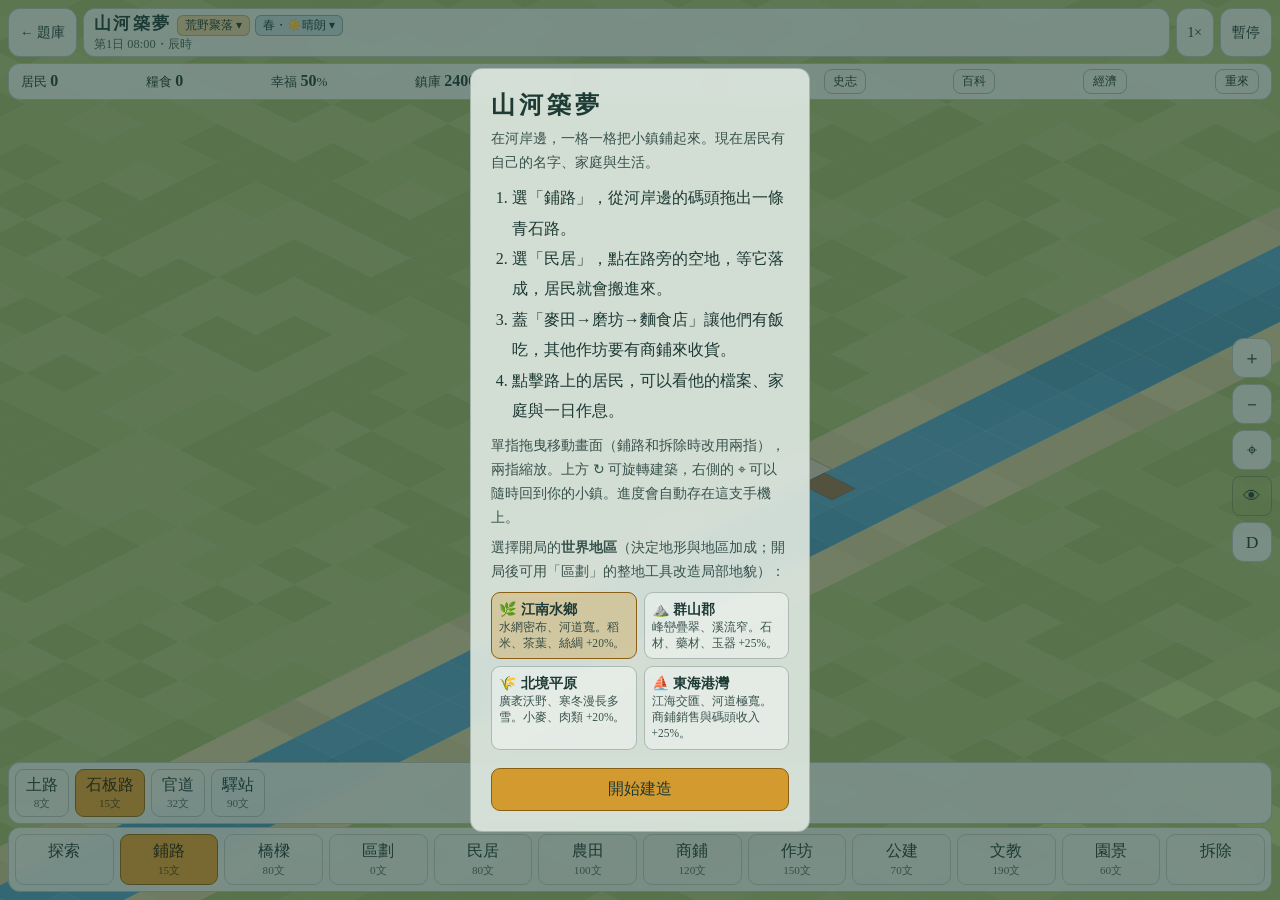
<file: town.html>
<!DOCTYPE html>
<html lang="zh-Hant">
<head>
<meta charset="utf-8">
<meta name="viewport" content="width=device-width,initial-scale=1,viewport-fit=cover,user-scalable=no">
<title>山河築夢 V16・介面與建築校正版</title>
<style>
:root{--ink:#1d3a35;--cel:#dde7df;--amb:#d39a2f}
*{box-sizing:border-box;-webkit-tap-highlight-color:transparent}
html,body{margin:0;height:100%;overflow:hidden;background:#a9c3b6;color:var(--ink);overscroll-behavior:none;font-family:"Noto Serif TC","Source Han Serif TC","Songti TC","PMingLiU",serif}
canvas{position:fixed;inset:0;width:100%;height:100%;display:block;touch-action:none}
.pn{background:rgba(221,231,223,.92);backdrop-filter:blur(6px);-webkit-backdrop-filter:blur(6px);border:1px solid rgba(29,58,53,.25);border-radius:12px}
button,a{font:inherit;color:var(--ink)}
.b{font-size:.85rem;padding:7px 11px;cursor:pointer;white-space:nowrap;text-decoration:none;display:flex;align-items:center;border:1px solid rgba(29,58,53,.25)}
#top{position:fixed;left:8px;right:8px;top:calc(8px + env(safe-area-inset-top,0px));display:flex;flex-direction:column;gap:6px;pointer-events:none}
#top .row{display:flex;gap:6px;align-items:stretch}
#top .pn{pointer-events:auto}
#hud{flex:1;display:flex;flex-direction:column;justify-content:center;padding:4px 10px;line-height:1.3;min-width:0}
#hud b{font-size:1.05rem;letter-spacing:.14em}
#clk{font-size:.78rem;opacity:.8}
#stats{display:flex;justify-content:space-between;align-items:center;gap:6px;padding:5px 12px;font-size:.82rem}
#stats b{font-size:1rem}
#bReset,#bEco{padding:3px 9px;font-size:.78rem;background:transparent;border-radius:8px;cursor:pointer;border:1px solid rgba(29,58,53,.3)}
#zoom{position:fixed;right:8px;top:50%;transform:translateY(-50%);display:flex;flex-direction:column;gap:6px}
#zoom .b{justify-content:center;width:40px;height:40px;font-size:1.1rem}

/* 原本的寫法 */
/* #msg{position:fixed;left:50%;bottom:calc(142px + env(safe-area-inset-bottom,0px));transform:translateX(-50%);padding:8px 14px;font-size:.88rem;opacity:0;pointer-events:none;transition:opacity .2s;max-width:90%;text-align:center} */

/* 建議改為：拉高 z-index，並移到頂部狀態列正下方（完全避開底部的建築卡與工具列） */
#msg{position:fixed;left:50%;top:calc(106px + env(safe-area-inset-top,0px));transform:translateX(-50%);padding:8px 14px;font-size:.88rem;opacity:0;pointer-events:none;transition:opacity .2s;max-width:90%;text-align:center;z-index:25;background:rgba(221,231,223,.97);box-shadow:0 3px 12px rgba(29,58,53,.22)}

#msg.show{opacity:1}
#eco{position:fixed;left:8px;right:8px;top:calc(104px + env(safe-area-inset-top,0px));bottom:calc(8px + env(safe-area-inset-bottom,0px));display:none;flex-direction:column;padding:12px;overflow:hidden;z-index:5}
#eco .eh{display:flex;justify-content:space-between;align-items:center;margin-bottom:6px}
#eco button{padding:5px 12px;border-radius:8px;border:1px solid rgba(29,58,53,.3);background:transparent;cursor:pointer}
#ecoBody{overflow:auto;font-size:.88rem;line-height:1.7}
#ecoBody table{width:100%;border-collapse:collapse;margin:6px 0}
#ecoBody th,#ecoBody td{text-align:left;padding:3px 4px;border-bottom:1px solid rgba(29,58,53,.15)}
#ecoBody .nt{opacity:.8;font-size:.82rem}
#cardT{white-space:pre-line}
#sub{position:fixed;left:8px;right:8px;bottom:calc(76px + env(safe-area-inset-bottom,0px));display:none;gap:6px;padding:6px;overflow-x:auto}
.ch{flex:0 0 auto;background:transparent;border:1px solid rgba(29,58,53,.25);border-radius:9px;padding:5px 10px;cursor:pointer;display:flex;flex-direction:column;align-items:center}
.ch small{font-size:.7rem;opacity:.75}
.ch.on{background:var(--amb);border-color:#8a5f12;color:#2a1d05}
#card{position:fixed;left:8px;right:8px;bottom:calc(76px + env(safe-area-inset-bottom,0px));display:none;flex-direction:column;gap:8px;padding:10px 12px}
#card .rw{display:flex;gap:8px}
#card button{flex:1;padding:8px;border-radius:9px;border:1px solid rgba(29,58,53,.3);background:transparent;cursor:pointer}
#cardDel{background:var(--amb)!important;border-color:#8a5f12!important}
#cardUpg{background:#5c8a58!important;border-color:#3a5e37!important;color:#fff!important;font-weight:bold}
#bar{position:fixed;left:8px;right:8px;bottom:calc(8px + env(safe-area-inset-bottom,0px));display:flex;gap:6px;padding:6px;overflow-x:auto}
.tb{flex:1 0 58px;background:transparent;border:1px solid rgba(29,58,53,.2);border-radius:9px;padding:6px 4px;display:flex;flex-direction:column;align-items:center;gap:1px;cursor:pointer}
.tb small{font-size:.7rem;opacity:.75;min-height:1em}
.tb.on{background:var(--amb);border-color:#8a5f12;color:#2a1d05}
#intro{position:fixed;inset:0;display:flex;align-items:center;justify-content:center;background:rgba(29,58,53,.5);padding:20px;z-index:20}
#intro .pn{max-width:340px;padding:20px}
#intro h2{margin:0 0 6px;letter-spacing:.16em}
#intro ol{padding-left:1.3em;line-height:1.9;margin:8px 0}
#intro p{margin:6px 0;font-size:.88rem;opacity:.85;line-height:1.7}
.reg-grid{display:grid;grid-template-columns:1fr 1fr;gap:7px;margin:8px 0}
.reg-card{padding:7px;border-radius:9px;border:1.5px solid rgba(29,58,53,.28);background:rgba(255,255,255,.4);cursor:pointer;text-align:left}
.reg-card.on{background:rgba(211,154,47,.32);border-color:#8a5f12}
.reg-card b{display:block;font-size:.88rem}
.reg-card small{display:block;font-size:.72rem;opacity:.85;line-height:1.4}
#go{width:100%;margin-top:10px;padding:10px;background:var(--amb);border:1px solid #8a5f12;border-radius:9px;font-size:1rem;cursor:pointer}
#resCard{position:fixed;left:8px;right:8px;top:calc(104px + env(safe-area-inset-top,0px));max-height:60vh;display:none;flex-direction:column;padding:12px;overflow:hidden;z-index:6}
#resCard .rh{display:flex;justify-content:space-between;align-items:center;margin-bottom:6px}
#resCard .body{overflow:auto;font-size:.86rem;line-height:1.65;white-space:pre-line}
#resCard button{padding:5px 12px;border-radius:8px;border:1px solid rgba(29,58,53,.3);background:transparent;cursor:pointer}
#resCard table{width:100%;border-collapse:collapse;margin:6px 0;white-space:normal}
#resCard th,#resCard td{text-align:left;padding:2px 4px;border-bottom:1px solid rgba(29,58,53,.12);font-size:.8rem}
#debug{position:fixed;left:8px;right:8px;top:calc(104px + env(safe-area-inset-top,0px));max-height:42vh;display:none;flex-direction:column;padding:10px 12px;overflow:auto;z-index:8;font:12px/1.55 ui-monospace,monospace;white-space:pre-wrap}
#roster,#chron{position:fixed;left:8px;right:8px;top:calc(104px + env(safe-area-inset-top,0px));bottom:calc(8px + env(safe-area-inset-bottom,0px));display:none;flex-direction:column;padding:12px;overflow:hidden;z-index:6}
#roster .eh,#chron .eh{display:flex;justify-content:space-between;align-items:center;margin-bottom:6px;gap:6px}
#roster button,#chron button,#roster select{padding:4px 10px;border-radius:8px;border:1px solid rgba(29,58,53,.3);background:rgba(255,255,255,.35);cursor:pointer;font:inherit;color:var(--ink)}
#rosterBody,#chronBody{overflow:auto;font-size:.86rem;line-height:1.65}
#rosterBody table{width:100%;border-collapse:collapse;margin:4px 0}
#rosterBody th,#rosterBody td{text-align:left;padding:4px 5px;border-bottom:1px solid rgba(29,58,53,.14);font-size:.82rem}
.r-link{text-decoration:underline;cursor:pointer;font-weight:bold}
.chron-item{padding:5px 0;border-bottom:1px dashed rgba(29,58,53,.18)}
.chron-tag{display:inline-block;padding:1px 6px;border-radius:6px;background:rgba(211,154,47,.3);font-size:.75rem;margin-right:6px}
#stageBadge{font-size:.74rem;padding:2px 7px;border-radius:6px;background:rgba(211,154,47,.38);border:1px solid rgba(138,95,18,.4);margin-left:6px;vertical-align:middle;cursor:pointer;display:inline-flex;align-items:center;gap:3px}
#stageBadge:active{transform:scale(.96)}
#stageModal{position:fixed;left:8px;right:8px;top:calc(104px + env(safe-area-inset-top,0px));max-height:70vh;display:none;flex-direction:column;padding:12px;overflow:hidden;z-index:7}
#stageModal .eh{display:flex;justify-content:space-between;align-items:center;margin-bottom:6px}
#stageModal button{padding:5px 12px;border-radius:8px;border:1px solid rgba(29,58,53,.3);background:transparent;cursor:pointer}
#stageBody{overflow:auto;font-size:.86rem;line-height:1.68}
#stageBody table{width:100%;border-collapse:collapse;margin:6px 0}
#stageBody th,#stageBody td{text-align:left;padding:4px 5px;border-bottom:1px solid rgba(29,58,53,.15);font-size:.82rem}
.stg-cur{background:rgba(211,154,47,.22);font-weight:bold}
.stg-box{padding:8px 10px;border-radius:9px;background:rgba(255,255,255,.35);border:1px solid rgba(29,58,53,.16);margin:6px 0}
.stg-ok{color:#2e6f40;font-weight:bold}
.stg-lack{color:#a8382b;font-weight:bold}
#wxBadge{font-size:.74rem;padding:2px 7px;border-radius:6px;background:rgba(111,163,189,.32);border:1px solid rgba(29,58,53,.32);margin-left:5px;vertical-align:middle;cursor:pointer;display:inline-flex;align-items:center;gap:3px}
#wxBadge:active{transform:scale(.96)}
#wxModal{position:fixed;left:8px;right:8px;top:calc(104px + env(safe-area-inset-top,0px));max-height:74vh;display:none;flex-direction:column;padding:12px;overflow:hidden;z-index:7}
#wxModal .eh{display:flex;justify-content:space-between;align-items:center;margin-bottom:6px}
#wxModal .eh button{padding:5px 12px;border-radius:8px;border:1px solid rgba(29,58,53,.3);background:transparent;cursor:pointer}
#wxBody{overflow:auto;font-size:.86rem;line-height:1.65}
.wx-grid{display:grid;grid-template-columns:repeat(4,1fr);gap:6px;margin:6px 0}
.wx-grid5{display:grid;grid-template-columns:repeat(5,1fr);gap:5px;margin:6px 0}
.wx-opt{padding:6px 4px;border-radius:8px;border:1px solid rgba(29,58,53,.26);background:rgba(255,255,255,.35);cursor:pointer;text-align:center;font-size:.82rem}
.wx-opt.on{background:var(--amb);border-color:#8a5f12;color:#2a1d05;font-weight:bold}
.wx-row{display:flex;align-items:center;justify-content:space-between;gap:8px;padding:6px 8px;border-radius:8px;background:rgba(255,255,255,.32);border:1px solid rgba(29,58,53,.15);margin:6px 0}
.ev-chain{padding:8px 10px;border-radius:9px;background:rgba(211,154,47,.16);border:1px solid rgba(138,95,18,.32);margin:6px 0}
.ev-steps{display:flex;gap:4px;margin-top:5px;font-size:.75rem}
.ev-step{flex:1;padding:2px 4px;border-radius:5px;background:rgba(255,255,255,.35);text-align:center;opacity:.65}
.ev-step.cur{background:var(--amb);color:#2a1d05;font-weight:bold;opacity:1}
.ev-step.done{background:rgba(46,111,64,.22);color:#1f522e;opacity:.9}
#bRoster,#bChron,#bPedia,#bObs{padding:3px 8px;font-size:.78rem;background:transparent;border-radius:8px;cursor:pointer;border:1px solid rgba(29,58,53,.3)}
#obsExit{position:fixed;right:14px;bottom:calc(16px + env(safe-area-inset-bottom,0px));display:none;padding:8px 14px;font-size:.86rem;z-index:30;cursor:pointer;box-shadow:0 2px 10px rgba(0,0,0,.18)}
body.obs #top,body.obs #zoom,body.obs #bar,body.obs #sub,body.obs #card,body.obs #eco,body.obs #roster,body.obs #chron,body.obs #stageModal,body.obs #wxModal,body.obs #resCard,body.obs #debug{display:none!important}
body.obs #obsExit{display:flex;align-items:center;gap:6px}
#govModal{position:fixed;left:8px;right:8px;top:calc(104px + env(safe-area-inset-top,0px));max-height:76vh;display:none;flex-direction:column;padding:12px;overflow:hidden;z-index:7}
#govModal .eh{display:flex;justify-content:space-between;align-items:center;margin-bottom:6px}
#govModal .eh button{padding:5px 12px;border-radius:8px;border:1px solid rgba(29,58,53,.3);background:transparent;cursor:pointer}
#govBody{overflow:auto;font-size:.86rem;line-height:1.65}
.pol-grid{display:grid;grid-template-columns:repeat(3,1fr);gap:6px;margin:5px 0 9px}
.pol-opt{padding:6px 4px;border-radius:8px;border:1px solid rgba(29,58,53,.26);background:rgba(255,255,255,.35);cursor:pointer;text-align:center;font-size:.8rem}
.pol-opt.on{background:var(--amb);border-color:#8a5f12;color:#2a1d05;font-weight:bold}
.rank-badge{display:inline-block;padding:1px 5px;border-radius:5px;background:rgba(211,154,47,.32);border:1px solid rgba(138,95,18,.35);font-size:.72rem;margin-left:4px}
#bGov{padding:3px 8px;font-size:.78rem;background:transparent;border-radius:8px;cursor:pointer;border:1px solid rgba(29,58,53,.3)}
body.obs #govModal{display:none!important}
#pedia{position:fixed;left:8px;right:8px;top:calc(104px + env(safe-area-inset-top,0px));bottom:calc(8px + env(safe-area-inset-bottom,0px));display:none;flex-direction:column;padding:12px;overflow:hidden;z-index:6}
#pediaBody{overflow:auto;font-size:.84rem;line-height:1.55}
.pedia-tabs{display:flex;gap:5px;overflow-x:auto;margin:0 0 8px;padding-bottom:3px;position:sticky;top:0;background:rgba(221,231,223,.96);z-index:1}
.pedia-tab{flex:0 0 auto;padding:5px 10px;border-radius:8px;border:1px solid rgba(29,58,53,.26);background:rgba(255,255,255,.35);cursor:pointer;font-size:.8rem;color:var(--ink)}
.pedia-tab.on{background:var(--amb);border-color:#8a5f12;color:#2a1d05;font-weight:bold}
#pediaBody h4{margin:10px 0 4px;font-size:.92rem}
.pedia-card{padding:6px 8px;border-radius:8px;background:rgba(255,255,255,.4);border:1px solid rgba(29,58,53,.16);margin-bottom:6px}
.pedia-sub{font-size:.78rem;opacity:.88;margin-top:2px}
</style>
</head>
<body>
<canvas id="cv"></canvas>
<div id="top">
  <div class="row">
    <a class="pn b" id="backToBank" href="./index.html">← 題庫</a>
    <div class="pn" id="hud"><div><b>山河築夢</b><span id="stageBadge" title="點擊查看城鎮規模與晉升條件">荒野聚落 ▾</span><span id="wxBadge" title="點擊調整四季與天氣">春・晴朗 ▾</span></div><span id="clk"></span></div>
<button class="pn b" id="bSpd" aria-label="遊戲速度">1×</button>
    <button class="pn b" id="bPause">暫停</button>
  </div>
  <div class="pn" id="stats">
    <span>居民 <b id="sPop">0</b></span><span>糧食 <b id="sFood">0</b></span><span>幸福 <b id="sHap">0</b>%</span><span>鎮庫 <b id="sM">0</b></span>
    <button id="bGov">政務</button><button id="bRoster">名冊</button><button id="bChron">史志</button><button id="bPedia">百科</button><button id="bEco">經濟</button><button id="bReset">重來</button>
  </div>
</div>
<div id="zoom">
  <button class="pn b" id="zi" aria-label="放大">＋</button>
  <button class="pn b" id="zo" aria-label="縮小">－</button>
  <button class="pn b" id="zh" aria-label="回到小鎮">⌖</button>
  <button class="pn b" id="bObs" aria-label="觀察模式" title="城鎮觀察模式">👁</button>
  <button class="pn b" id="zd" aria-label="除錯">D</button>
</div>
<button id="obsExit" class="pn">退出觀察模式</button>
<div id="msg" class="pn"></div>
<div id="eco" class="pn"><div class="eh"><b>經濟統計</b><button id="ecoX">關閉</button></div><div id="ecoBody"></div></div>
<div id="roster" class="pn"><div class="eh"><b>全鎮人口名冊</b><div><select id="rosterFilter"><option value="all">全部居民</option><option value="unemployed">待業中</option><option value="employed">已就業</option><option value="child">未成年</option></select> <button id="rosterAutoJob">一鍵補缺</button> <button id="rosterX">關閉</button></div></div><div id="rosterBody"></div></div>
<div id="chron" class="pn"><div class="eh"><b>城鎮編年史</b><button id="chronX">關閉</button></div><div id="chronBody"></div></div>
<div id="stageModal" class="pn"><div class="eh"><b>城鎮規模與晉升指南</b><button id="stageX">關閉</button></div><div id="stageBody"></div></div>
<div id="wxModal" class="pn"><div class="eh"><b>四季與天象控制</b><button id="wxX">關閉</button></div><div id="wxBody"></div></div>
<div id="govModal" class="pn"><div class="eh"><b>行政治理・稅率與文教總覽</b><button id="govX">關閉</button></div><div id="govBody"></div></div>
<div id="resCard" class="pn"><div class="rh"><b id="resName">居民</b><button id="resX">關閉</button></div><div class="body" id="resBody"></div></div>
<div id="debug" class="pn"></div>
<div id="sub" class="pn"></div>
<div id="pedia" class="pn"><div style="display:flex;justify-content:space-between;align-items:center;margin-bottom:6px"><b>九州營造・建築百科</b><button id="pediaX">關閉</button></div><div id="pediaBody"></div></div>
<div id="card" class="pn"><div id="cardT"></div><div class="rw"><button id="cardRot" style="display:none">旋轉</button><button id="cardMove" style="display:none">移動</button><button id="cardUpg" style="display:none"></button><button id="cardDel"></button><button id="cardX">關閉</button></div></div>
<div id="bar" class="pn"></div>
<div id="intro"><div class="pn">
  <h2>山河築夢</h2>
  <p>在河岸邊，一格一格把小鎮鋪起來。現在居民有自己的名字、家庭與生活。</p>
  <ol><li>選「鋪路」，從河岸邊的碼頭拖出一條青石路。</li><li>選「民居」，點在路旁的空地，等它落成，居民就會搬進來。</li><li>蓋「麥田→磨坊→麵食店」讓他們有飯吃，其他作坊要有商鋪來收貨。</li><li>點擊路上的居民，可以看他的檔案、家庭與一日作息。</li></ol>
  <p>單指拖曳移動畫面（鋪路和拆除時改用兩指），兩指縮放。上方 ↻ 可旋轉建築，右側的 ⌖ 可以隨時回到你的小鎮。進度會自動存在這支手機上。</p>
  <p>選擇開局的<b>世界地區</b>（決定地形與地區加成；開局後可用「區劃」的整地工具改造局部地貌）：</p>
  <div class="reg-grid" id="regGrid">
    <div class="reg-card on" data-reg="jiangnan"><b>🌿 江南水鄉</b><small>水網密布、河道寬。稻米、茶葉、絲綢 +20%。</small></div>
    <div class="reg-card" data-reg="mountain"><b>⛰️ 群山郡</b><small>峰巒疊翠、溪流窄。石材、藥材、玉器 +25%。</small></div>
    <div class="reg-card" data-reg="north"><b>🌾 北境平原</b><small>廣袤沃野、寒冬漫長多雪。小麥、肉類 +20%。</small></div>
    <div class="reg-card" data-reg="eastsea"><b>⛵ 東海港灣</b><small>江海交匯、河道極寬。商鋪銷售與碼頭收入 +25%。</small></div>
  </div>
  <button id="go">開始建造</button>
</div></div>

<script>
(() => {
"use strict";

// ============================================================
// 0. 常數與純函式
// ============================================================
const N = 10000, RX = 5004, HW = 32, HH = 16, DOCK = { x: 5003, y: 5000 }, KEY = "town_save_v7";
const CH = 16;
const D4 = [[1, 0], [-1, 0], [0, 1], [0, -1]];
const K = (x, y) => y * N + x;
const inW = (x, y) => x >= 0 && y >= 0 && x < N && y < N;
const isW = (x, y) => x >= RX && x < RX + RW;
const P = (x, y, z) => [(x - y) * HW, (x + y) * HH - (z || 0)];
const hs = (x, y) => ((x * 73856093) ^ (y * 19349663)) >>> 0;
const hr = () => (S.t / 15) % 24;
const dark = h => (h >= 20 || h < 4) ? 1 : h >= 18 ? (h - 18) / 2 : h < 6 ? (6 - h) / 2 : 0;
const pad = n => String(n).padStart(2, "0");
const SH = ["子", "丑", "寅", "卯", "辰", "巳", "午", "未", "申", "酉", "戌", "亥"];
const GR_SEASON = [
  // 0: 春 (嫩綠繁花)
  { meadow: ["#a6ba72", "#9db46b", "#b2c77d"], plain: ["#9db46b", "#96ac64", "#a4b872"], forest: ["#7fa85e", "#76a055", "#8ab368"], mountain: ["#8f9a86", "#84907b", "#9aa491"], river: ["#c3bd8e", "#bdb78a", "#c9c394"], water: ["#6fa3bd", "#6a9db6", "#74a9c2"] },
  // 1: 夏 (濃綠蒼翠)
  { meadow: ["#88ab5a", "#7fa252", "#93b564"], plain: ["#7ea053", "#75974b", "#88aa5c"], forest: ["#5e8c45", "#55823d", "#68964e"], mountain: ["#7f8f79", "#74846e", "#8a9a84"], river: ["#c5bc86", "#beb580", "#ccc38e"], water: ["#5f98b5", "#5991ae", "#669fbc"] },
  // 2: 秋 (金黃霜葉)
  { meadow: ["#c4b068", "#bba65f", "#ccb872"], plain: ["#bba35d", "#b19954", "#c4ac66"], forest: ["#c78646", "#b8783c", "#d49654"], mountain: ["#998e7c", "#8e8372", "#a49987"], river: ["#c7b884", "#bfb07d", "#cfc08c"], water: ["#6996ad", "#628fa6", "#709db4"] },
  // 3: 冬 (銀霜覆雪)
  { meadow: ["#dce5e2", "#d3ddd9", "#e4ecea"], plain: ["#d2dcd9", "#c9d4d0", "#dbe4e1"], forest: ["#9fb3a8", "#94a89d", "#aabdb2"], mountain: ["#cfd8d7", "#c4cecd", "#dae2e1"], river: ["#b8c2be", "#afb9b5", "#c1cbc7"], water: ["#678ea3", "#60869b", "#6f96ab"] }
];
const SEASONS = [
  { id: 0, name: "春", full: "春季", farmMult: 1.15, desc: "春雨潤澤，麥田生長 +15%" },
  { id: 1, name: "夏", full: "夏季", farmMult: 1.25, desc: "日照充足，麥田生長 +25%" },
  { id: 2, name: "秋", full: "秋季", farmMult: 1.35, desc: "秋收豐年，麥田生長 +35%" },
  { id: 3, name: "冬", full: "冬季", farmMult: 0.55, desc: "天寒地凍，麥田生長 -45%" }
];
const WEATHERS = [
  { id: "clear", name: "晴朗", icon: "☀️", farmMult: 1.0, moodDelta: 2, spdMult: 1.0, desc: "萬里無雲，百姓心情愉悅，出行順暢。" },
  { id: "cloudy", name: "多雲", icon: "⛅", farmMult: 1.0, moodDelta: 0, spdMult: 1.0, desc: "微風拂面，氣候宜人。" },
  { id: "rain", name: "細雨", icon: "🌧️", farmMult: 1.25, moodDelta: -1, spdMult: 0.85, desc: "畫面落雨線；農田灌溉 +25%，行人撐傘慢行。" },
  { id: "storm", name: "雷雨", icon: "⛈️", farmMult: 0.85, moodDelta: -4, spdMult: 0.7, desc: "狂風暴雨伴隨閃電；行人避雨，偶發短暫積水。" },
  { id: "snow", name: "降雪", icon: "❄️", farmMult: 0.6, moodDelta: 1, spdMult: 0.72, desc: "畫面飄落雪花；銀裝素裹，出行速度略降。" },
  { id: "fog", name: "薄霧", icon: "🌫️", farmMult: 0.95, moodDelta: 0, spdMult: 0.88, desc: "江面升起晨霧；朦朧詩意，商船緩行。" }
];
const WX_MAP = {}; WEATHERS.forEach(w => { WX_MAP[w.id] = w; });
const WC = []; for (let i = 0; i < 8; i++) WC.push("hsl(197 42% " + (47 + i * .9) + "%)");

const VIEW_AI_FULL = 800;
const VIEW_AI_MID = 2000;
const RESERVE_CASH = 20; // 居民基本儲蓄保護線（避免變日光族）
let worldRegion = "jiangnan"; // 開局選定的世界地區
// bonus 以本檔現有商品為準；tradeMult 作用於商鋪銷售與碼頭收入
const REGIONS = {
  jiangnan: { name: "江南水鄉", bonus: { rice: 1.2, tea: 1.2, silk: 1.2 }, tradeMult: 1.0, river: 3, winterLen: 1.0 },
  mountain: { name: "群山郡", bonus: { stone: 1.25, herb: 1.25, jade: 1.25 }, tradeMult: 1.0, river: 1, winterLen: 1.1 },
  north:    { name: "北境平原", bonus: { wheat: 1.2, meat: 1.2 }, tradeMult: 1.0, river: 2, winterLen: 1.35 },
  eastsea:  { name: "東海港灣", bonus: {}, tradeMult: 1.25, river: 4, winterLen: 0.9 }
};
let RW = 2;
let SICK = 0; // 疾病率（每日每位居民的染疾機率基數） // 河道寬度（依地區）
function setRegion(r) { worldRegion = r; RW = (REGIONS[r] || REGIONS.jiangnan).river; }
function seasonLens() { return [10, 10, 10, 10 * ((REGIONS[worldRegion] || REGIONS.jiangnan).winterLen)]; }
function yearUnits() { return 360 * seasonLens().reduce((a, b) => a + b, 0); }
// ============================================================
// 1. 商品與建築資料（提升糧食產線產量，讓小鎮能穩定囤糧）
// ============================================================
const GD = {
  wheat: { n: "小麥", p: 2, shelf: "耐儲", decay: 0.005 },
  flour: { n: "麵粉", p: 4, shelf: "耐儲", decay: 0.008 },
  noodle: { n: "麵食", p: 6, need: 2.2, shelf: "短保", decay: 0.025, sNeed: [1.0, 0.95, 1.05, 1.15] },
  pottery: { n: "陶器", p: 10, need: .5, shelf: "永久", decay: 0 },
  wood: { n: "木器", p: 12, need: .5, shelf: "永久", decay: 0 },
  cloth: { n: "布匹", p: 11, need: .45, shelf: "永久", decay: 0 },
  iron: { n: "鐵器", p: 15, need: .2, shelf: "永久", decay: 0 },
  wine: { n: "酒", p: 13, need: .6, shelf: "越陳越香", decay: 0, sNeed: [0.9, 0.85, 1.25, 1.3] },
  rice: { n: "稻米", p: 3, need: 1.4, shelf: "耐儲", decay: 0.005, sNeed: [1.0, 1.0, 1.1, 1.1] },
  veg: { n: "蔬菜", p: 3, need: .9, shelf: "易腐", decay: 0.045, sNeed: [1.1, 1.35, 1.0, 0.8] },
  meat: { n: "肉類", p: 7, need: .6, shelf: "易腐", decay: 0.04, sNeed: [0.9, 0.8, 1.1, 1.45] },
  stone: { n: "石材", p: 5, shelf: "永久", decay: 0 },
  herb: { n: "藥材", p: 6, shelf: "中保", decay: 0.012 },
  oil: { n: "燈油", p: 8, need: .55, shelf: "耐儲", decay: 0.004, sNeed: [0.85, 0.7, 1.05, 1.65] },
  tea: { n: "茶葉", p: 9, need: .5, shelf: "中保", decay: 0.01, sNeed: [1.1, 1.45, 1.0, 0.85] },
  med: { n: "成藥", p: 14, need: .35, shelf: "耐儲", decay: 0.005, sNeed: [1.2, 1.0, 1.1, 1.3] },
  silk: { n: "絲綢", p: 22, need: .3, shelf: "永久", decay: 0 },
  jade: { n: "玉器", p: 32, need: .2, shelf: "永久", decay: 0 }
};
const CAT = {
  house: [
    { id: "h0", n: "茅屋", c: 45, h: 14, r: 10, w: ["#d9ccb4", "#b8aa90"], f: ["#b59b6d", "#8f7850", "#c7ad7e"], cap: 2, tax: 6, upTo: "h1", upCost: 60, upReq: {} },
    { id: "h1", n: "民居", c: 80, h: 20, r: 13, w: ["#ece1c8", "#cdc0a1"], f: ["#7a928d", "#566b68", "#8aa39e"], cap: 4, tax: 10, upTo: "h2", upCost: 160, upReq: { stone: 2 } },
    { id: "h2", n: "院落", c: 200, sz: [2, 2], h: 24, r: 15, w: ["#ebe0c9", "#c9bda3"], f: ["#5d7a75", "#435955", "#6f8f89"], cap: 8, tax: 22, upTo: "h3", upCost: 380, upReq: { stone: 4, silk: 1 } },
    { id: "h3", n: "宅邸", c: 480, sz: [3, 3], h: 30, r: 18, w: ["#f2e6cf", "#cfc2a7"], f: ["#3f5c6e", "#2d4352", "#517287"], cap: 16, tax: 50 }
  ],
  road: [
    { id: "r_dirt", n: "土路", c: 8, spd: 1.0, cap: 3 },
    { id: "r_stone", n: "石板路", c: 15, stone: 1, spd: 1.45, cap: 6 },
    { id: "r_imp", n: "官道", c: 32, stone: 2, spd: 2.1, cap: 12 },
    { id: "r_post", n: "驛站", c: 90, stone: 2, spd: 2.3, cap: 16 }
  ],
  bridge: [{ id: "b1", n: "石拱橋", c: 80, stone: 2, spd: 1.9, cap: 12 }, { id: "b0", n: "木橋", c: 40, spd: 1.1, cap: 4 }, { id: "b2", n: "池塘小橋", c: 40 }],
  farm: [
    { id: "f1", syn: {c1: 0.15}, n: "麥田", c: 100, jobs: 2, bt: 12, rec: { in: {}, out: { wheat: 6 } } },
    { id: "f2", syn: {water: 0.25, c1: 0.15}, n: "水田", c: 110, jobs: 2, bt: 14, rec: { in: {}, out: { rice: 5 } } },
    { id: "f3", n: "菜圃", c: 85, jobs: 2, bt: 10, rec: { in: {}, out: { veg: 6 } } },
    { id: "f4", n: "牧場", c: 150, sz: [2, 2], jobs: 3, bt: 16, rec: { in: { wheat: 2 }, out: { meat: 5 } } },
    { id: "f5", syn: {s2: 0.2}, n: "茶園", c: 130, jobs: 2, bt: 15, rec: { in: {}, out: { tea: 4 } } },
    { id: "f6", syn: {w7: 0.2, c4: 0.15}, n: "藥圃", c: 140, jobs: 2, bt: 15, rec: { in: {}, out: { herb: 4 } } },
    { id: "f7", syn: {w3: 0.25, water: 0.15}, n: "桑園", c: 145, jobs: 2, bt: 16, rec: { in: {}, out: { silk: 2 } } }
  ],
  shop: [
    { id: "s1", n: "雜貨鋪", c: 120, h: 24, r: 14, w: ["#dbb88f", "#b99671"], f: ["#d1604a", "#a23f2b", "#e07a63"], d: "lan", jobs: 3, sell: ["pottery", "wood", "iron", "oil"] },
    { id: "s2", syn: {f5: 0.2}, n: "茶坊", c: 140, h: 24, r: 14, w: ["#d9c9a0", "#b8a77d"], f: ["#4f7b6b", "#3a5c50", "#62917f"], d: "flag", jobs: 3, svc: 1, sell: ["tea"] },
    { id: "s3", n: "食肆", c: 160, h: 26, r: 14, w: ["#e4c9a4", "#c2a681"], f: ["#a8553a", "#85402b", "#bd6b4f"], d: "lan", jobs: 3, svc: 1 },
    { id: "s4", n: "布莊", c: 150, h: 24, r: 13, w: ["#e8dcc8", "#c9bb9f"], f: ["#3e5f8a", "#2f4a6c", "#5276a3"], d: "cloth", jobs: 3, sell: ["cloth", "silk"] },
    { id: "s5", n: "藥鋪", c: 170, h: 24, r: 14, w: ["#d8cdb3", "#b7ab8f"], f: ["#6a7f4f", "#52643c", "#7f9663"], d: "sign", jobs: 3, svc: 1, sell: ["med"] },
    { id: "s6", sz: [2, 1], n: "酒樓", c: 260, h: 38, r: 16, w: ["#e2b58c", "#bf9168"], f: ["#b8452e", "#8f3320", "#cf5c43"], d: "lan2", jobs: 4, bt: 30, sell: ["wine"] },
    { id: "s7", n: "麵食店", c: 170, h: 24, r: 14, w: ["#e6d3ae", "#c4b088"], f: ["#b0733a", "#8a5a2c", "#c98a4e"], d: "lan", jobs: 3, sell: ["noodle"], rec: { in: { flour: 4 }, out: { noodle: 12 } } },
    { id: "s8", sz: [2, 2], n: "生鮮市集", c: 220, h: 22, r: 13, w: ["#e3cfa8", "#c2ad86"], f: ["#568a5e", "#3e6945", "#6ba374"], d: "cloth", jobs: 4, sell: ["rice", "veg", "meat"] },
    { id: "s9", sz: [2, 2], n: "珍寶閣", c: 340, h: 32, r: 16, w: ["#e8d5b0", "#c4b08b"], f: ["#8a4b6e", "#693652", "#a65e86"], d: "lan2", jobs: 4, bt: 30, sell: ["jade", "silk"] }
  ],
  work: [
    { id: "w1", n: "陶坊", c: 150, h: 22, r: 11, w: ["#bf9f7e", "#9c7f61"], f: ["#8a6650", "#684a38", "#9c7863"], d: "kiln", jobs: 3, rec: { in: {}, out: { pottery: 2 } } },
    { id: "w2", n: "木作坊", c: 150, h: 22, r: 11, w: ["#c9ad82", "#a68b63"], f: ["#6f5a3f", "#54432e", "#836c4e"], d: "logs", jobs: 3, rec: { in: {}, out: { wood: 2 } } },
    { id: "w3", syn: {f7: 0.25}, n: "織坊", c: 170, h: 22, r: 12, w: ["#e0d2b6", "#bfb094"], f: ["#8a5f7a", "#6c4960", "#a0768f"], d: "yarn", jobs: 3, rec: { in: {}, out: { cloth: 2 } } },
    { id: "w4", n: "鐵鋪", c: 200, h: 22, r: 11, w: ["#a9a49a", "#878279"], f: ["#5b5f66", "#44474d", "#6e737b"], d: "anvil", jobs: 3, rec: { in: {}, out: { iron: 1 } } },
    { id: "w5", n: "釀酒坊", c: 220, h: 24, r: 12, w: ["#d3b891", "#b09670"], f: ["#7b5b3e", "#5e432d", "#8f6e4f"], d: "jars", jobs: 3, rec: { in: { wheat: 2 }, out: { wine: 2 } } },
    { id: "w6", syn: {f1: 0.2}, n: "磨坊", c: 180, h: 26, r: 12, w: ["#cfc2a6", "#aea286"], f: ["#6a6a5a", "#4f4f43", "#80806f"], d: "mill", jobs: 3, rec: { in: { wheat: 4 }, out: { flour: 6 } } },
    { id: "w7", syn: {f6: 0.25}, n: "煉藥坊", c: 210, h: 24, r: 12, w: ["#d6ccb6", "#b5ab96"], f: ["#55704c", "#3e5437", "#69875f"], d: "kiln", jobs: 3, rec: { in: { herb: 3 }, out: { med: 3 } } },
    { id: "w8", n: "油坊", c: 185, h: 24, r: 12, w: ["#c9b48d", "#a6916b"], f: ["#8a6d3b", "#695129", "#a38349"], d: "jars", jobs: 3, rec: { in: { wheat: 2, veg: 2 }, out: { oil: 4 } } },
    { id: "w9", sz: [2, 2], syn: {w10: 0.25}, n: "玉雕坊", c: 320, h: 26, r: 13, w: ["#d9e0d7", "#b5bdb3"], f: ["#4b7d6b", "#365e50", "#5e9682"], d: "anvil", jobs: 4, rec: { in: { stone: 3 }, out: { jade: 2 } } },
    { id: "w10", sz: [2, 2], syn: {mountain: 0.3}, n: "採石場", c: 190, h: 20, r: 10, w: ["#9ea3a6", "#7c8185"], f: ["#6b7073", "#505457", "#80868a"], d: "kiln", jobs: 4, rec: { in: {}, out: { stone: 5 } } }
  ],
  park: [
    { id: "p1", n: "垂柳", c: 60, k: "willow", bt: 6 }, { id: "p2", n: "花圃", c: 50, k: "flower", bt: 6 },
    { id: "p3", n: "池塘", c: 90, k: "pond", bt: 8 }, { id: "p4", n: "涼亭", c: 140, k: "pavilion", bt: 10 },
    { id: "p5", n: "竹林", c: 70, k: "bamboo", bt: 6 }, { id: "p6", n: "假山", c: 110, k: "rock", bt: 8 }
  ],
  civic: [
    { id: "c1", n: "水井", c: 70, h: 12, r: 6, w: ["#9ea39e", "#7d827d"], f: ["#6b533b", "#4f3c29", "#82664a"], d: "well", jobs: 0, bt: 8, civic: "well" },
    { id: "c2", sz: [2, 1], n: "糧倉", c: 180, h: 26, r: 12, w: ["#cbb389", "#a68f68"], f: ["#7a5b3e", "#5c432c", "#916e4d"], d: "granary", jobs: 2, bt: 16, civic: "granary" },
    { id: "c3", n: "消防局", c: 200, h: 24, r: 12, w: ["#c9886b", "#a3684e"], f: ["#9e3b2b", "#7a2b1e", "#b84937"], d: "fire", jobs: 3, bt: 16, civic: "fire" },
    { id: "c4", n: "醫館", c: 220, h: 24, r: 13, w: ["#e3d9c3", "#bfb49d"], f: ["#4b7a5e", "#375c46", "#5e9474"], d: "sign", jobs: 3, bt: 18, civic: "clinic" },
    { id: "c5", n: "巡檢司", c: 240, h: 26, r: 13, w: ["#9ea6ad", "#7c848a"], f: ["#3d4f63", "#2b3947", "#4e647d"], d: "flag", jobs: 4, bt: 18, civic: "patrol" },
    { id: "c6", sz: [3, 3], n: "縣衙", c: 380, h: 32, r: 16, w: ["#d4c6ab", "#b0a287"], f: ["#384a45", "#273632", "#485e58"], d: "lan2", jobs: 5, bt: 24, civic: "yamen" }
  ],
  culture: [
    { id: "u1", sz: [2, 1], n: "戲台", c: 190, h: 22, r: 14, w: ["#d9a87c", "#b5855b"], f: ["#b54434", "#8a3124", "#cc5543"], d: "lan2", jobs: 3, bt: 16, edu: 10 },
    { id: "u2", sz: [2, 2], n: "書院", c: 260, h: 26, r: 14, w: ["#e6dec8", "#c2b9a3"], f: ["#4c695d", "#374f45", "#5f8072"], d: "sign", jobs: 4, bt: 20, edu: 22 },
    { id: "u3", n: "藏書閣", c: 320, h: 34, r: 15, w: ["#cbb89d", "#a6947b"], f: ["#5a4b6e", "#433754", "#6f5d87"], d: "flag", jobs: 3, bt: 24, edu: 28 },
    { id: "u4", sz: [3, 3], n: "文廟", c: 420, h: 32, r: 17, w: ["#e0c28b", "#ba9c66"], f: ["#b88328", "#8f631b", "#cf9838"], d: "lan2", jobs: 4, bt: 28, edu: 35 }
  ],
  zone: [
    { id: "z_res", n: "居住區", c: 0, color: "rgba(76, 166, 108, 0.34)", stroke: "#2e7d4b" },
    { id: "z_com", n: "商業區", c: 0, color: "rgba(219, 154, 48, 0.34)", stroke: "#9c6711" },
    { id: "z_ind", n: "工業區", c: 0, color: "rgba(158, 98, 64, 0.34)", stroke: "#6e3f24" },
    { id: "z_agr", n: "農業區", c: 0, color: "rgba(138, 179, 68, 0.34)", stroke: "#557521" },
    { id: "z_eco_jn", n: "整地·水鄉", c: 35, color: "rgba(86, 168, 156, 0.34)", stroke: "#2c786c", biome: "meadow" },
    { id: "z_eco_mt", n: "整地·山麓", c: 45, color: "rgba(130, 126, 112, 0.36)", stroke: "#595548", biome: "mountain" },
    { id: "z_eco_fr", n: "整地·林野", c: 30, color: "rgba(95, 148, 72, 0.34)", stroke: "#3b6928", biome: "forest" },
    { id: "z_clr", n: "清除區劃", c: 0, color: "rgba(200, 200, 200, 0.25)", stroke: "#666" }
  ]
};
const TY = {}; Object.keys(CAT).forEach(c => CAT[c].forEach(v => { v.cat = c; TY[v.id] = v; }));
const TOOLS = [["look", "探索"], ["road", "鋪路"], ["bridge", "橋樑"], ["zone", "區劃"], ["house", "民居"], ["farm", "農田"], ["shop", "商鋪"], ["work", "作坊"], ["civic", "公建"], ["culture", "文教"], ["park", "園景"], ["del", "拆除"]];
const ROAD = 15;

// ============================================================
// 2. 區塊化世界
// ============================================================
const chunks = new Map();
const cKey = (cx, cy) => cx + "," + cy;
const lKey = (x, y) => (((y % CH) + CH) % CH) * CH + (((x % CH) + CH) % CH);
const cOf = (x, y) => [Math.floor(x / CH), Math.floor(y / CH)];
function newChunk(cx, cy) { return { cx, cy, roads: new Set(), bm: new Map(), zones: new Map(), biomeOv: new Map(), rt: new Map(), tr: new Map(), terrain: null }; }
function setTerrainOverride(x, y, biome) { if (x < 0 || y < 0 || x >= N || y >= N || isW(x, y)) return; const c = getChunk(...cOf(x, y), true); if (!c.biomeOv) c.biomeOv = new Map(); c.biomeOv.set(lKey(x, y), biome); }
function getZone(x, y) { if (x < 0 || y < 0 || x >= N || y >= N) return null; const c = getChunk(...cOf(x, y), false); return (c && c.zones) ? c.zones.get(lKey(x, y)) || null : null; }
function setZone(x, y, z) { if (x < 0 || y < 0 || x >= N || y >= N || isW(x, y)) return; const c = getChunk(...cOf(x, y), true); if (!c.zones) c.zones = new Map(); if (!z || z === "z_clr") c.zones.delete(lKey(x, y)); else c.zones.set(lKey(x, y), z); }
function getChunk(cx, cy, create) { const k = cKey(cx, cy); let c = chunks.get(k); if (!c && create) { c = newChunk(cx, cy); chunks.set(k, c); } return c; }
function hasRoad(x, y) { if (x < 0 || y < 0 || x >= N || y >= N) return false; const c = getChunk(...cOf(x, y), false); return !!(c && c.roads.has(lKey(x, y))); }
function getRoadType(x, y) { const c = getChunk(...cOf(x, y), false); return (c && c.rt.get(lKey(x, y))) || "r_stone"; }
function addRoad(x, y, type) { if (x < 0 || y < 0 || x >= N || y >= N) return; const c = getChunk(...cOf(x, y), true); c.roads.add(lKey(x, y)); if (type) c.rt.set(lKey(x, y), type); }
function delRoad(x, y) { const c = getChunk(...cOf(x, y), false); if (c) { c.roads.delete(lKey(x, y)); c.rt.delete(lKey(x, y)); c.tr.delete(lKey(x, y)); } }
function getTraffic(x, y) { const c = getChunk(...cOf(x, y), false); return (c && c.tr.get(lKey(x, y))) || 0; }
function addTraffic(x, y, amt) { const c = getChunk(...cOf(x, y), false); if (!c || !c.roads.has(lKey(x, y))) return; const l = lKey(x, y); c.tr.set(l, Math.min(30, (c.tr.get(l) || 0) + amt)); }
function getB(x, y) { if (x < 0 || y < 0 || x >= N || y >= N) return null; const c = getChunk(...cOf(x, y), false); if (!c) return null; const v = c.bm.get(lKey(x, y)); if (!v) return null; return v._ref ? getB(v.ax, v.ay) : v; }
function getDims(T, dir) { const [w, d] = T.sz || [1, 1]; return (dir % 2 === 1) ? [d, w] : [w, d]; }
function getFootprint(x, y, T, dir) { const [bw, bh] = getDims(T, dir || 0); const cells = []; for (let dy = 0; dy < bh; dy++) for (let dx = 0; dx < bw; dx++) cells.push([x + dx, y + dy]); return cells; }
function setB(x, y, b) { getFootprint(x, y, TY[b.t], b.r || 0).forEach(([cx0, cy0], i) => { const c = getChunk(...cOf(cx0, cy0), true); c.bm.set(lKey(cx0, cy0), i === 0 ? b : { _ref: true, ax: x, ay: y }); }); }
function delB(x, y) { const b = getB(x, y); if (!b) return; getFootprint(b.x, b.y, TY[b.t], b.r || 0).forEach(([cx0, cy0]) => { const c = getChunk(...cOf(cx0, cy0), false); if (c) c.bm.delete(lKey(cx0, cy0)); }); }
function forEachB(fn) { chunks.forEach(c => c.bm.forEach(b => { if (!b._ref) fn(b, c); })); }
function allBuildings() { const a = []; forEachB(b => a.push(b)); return a; }
function countB() { let n = 0; chunks.forEach(c => n += c.bm.size); return n; }
function forEachRoad(fn) { chunks.forEach(c => c.roads.forEach(l => { fn(c.cx * CH + (l % CH), c.cy * CH + Math.floor(l / CH)); })); }
const bm = {
  get(k) { return getB(k % N, (k / N) | 0); }, set(k, b) { setB(k % N, (k / N) | 0, b); },
  delete(k) { delB(k % N, (k / N) | 0); }, has(k) { return !!getB(k % N, (k / N) | 0); },
  forEach(fn) { forEachB(fn); }, get size() { return countB(); }
};

// ============================================================
// 3. 地形
// ============================================================
function hash2(x, y, s) { let h = (x * 374761393 + y * 668265263 + s * 2147483647) | 0; h = (h ^ (h >>> 13)) * 1274126177; return ((h ^ (h >>> 16)) >>> 0) / 4294967295; }
function vnoise(x, y, s) { const xi = Math.floor(x), yi = Math.floor(y), xf = x - xi, yf = y - yi; const u = xf * xf * (3 - 2 * xf), v = yf * yf * (3 - 2 * yf); const a = hash2(xi, yi, s), b = hash2(xi + 1, yi, s), c = hash2(xi, yi + 1, s), d = hash2(xi + 1, yi + 1, s); return a * (1 - u) * (1 - v) + b * u * (1 - v) + c * (1 - u) * v + d * u * v; }
function fbm(x, y, s, oct) { let sum = 0, amp = .5, f = 1; for (let i = 0; i < oct; i++) { sum += amp * vnoise(x * f, y * f, s + i); amp *= .5; f *= 2; } return sum; }
const BIOME = { river: 0, water: 1, mountain: 2, forest: 3, plain: 4, meadow: 5 };
const BIOME_KEYS = Object.keys(BIOME);
function genChunk(cx, cy) {
  const c = getChunk(cx, cy, true); if (c.terrain) return c.terrain;
  const t = { tiles: new Uint8Array(CH * CH) };
  for (let ly = 0; ly < CH; ly++) for (let lx = 0; lx < CH; lx++) {
    const x = cx * CH + lx, y = cy * CH + ly;
    const riverDist = x < RX ? RX - x : x >= RX + RW ? x - (RX + RW - 1) : 0;
    let h = fbm(x * .015, y * .015, 1, 4) * .7 + fbm(x * .05, y * .05, 3, 3) * .3;
    const mA = fbm(x * .008 + 40, y * .008, 5, 4);
    if (worldRegion === "mountain") h += 0.24 + mA * 0.55;
    else if (worldRegion === "north") h = h * 0.72 + 0.12;
    else if (worldRegion === "eastsea") h = h * 0.85 - 0.04;
    else if (x > RX + 30) h += mA * .8;
    let b;
    if (x >= RX && x < RX + RW) b = BIOME.water;
    else if (riverDist <= 1) b = BIOME.river;
    else if (h > .82) b = BIOME.mountain;
    else if (h > .62) b = BIOME.forest;
    else if (h > .42) b = BIOME.plain;
    else b = BIOME.meadow;
    t.tiles[ly * CH + lx] = b;
  }
  c.terrain = t; return t;
}
function terrainAt(x, y) { if (x < 0 || y < 0 || x >= N || y >= N) return "meadow"; const [cx, cy] = cOf(x, y); const c = getChunk(cx, cy, false); if (c && c.biomeOv && c.biomeOv.has(lKey(x, y))) return c.biomeOv.get(lKey(x, y)); if (!c || !c.terrain) return null; return BIOME_KEYS[c.terrain.tiles[(((y % CH) + CH) % CH) * CH + (((x % CH) + CH) % CH)]]; }

// ============================================================
// 4. 連通（只認西岸 RX-1，河東必須靠橋）
// ============================================================
let conn = new Set(), CR = [];
let postNear = new Set(); // 驛站周邊 6 格（K 集合）
function buildPostNear() { postNear = new Set(); forEachRoad((x, y) => { if (getRoadType(x, y) !== "r_post") return; for (let dy = -6; dy <= 6; dy++) for (let dx = -6; dx <= 6; dx++) if (inW(x + dx, y + dy)) postNear.add(K(x + dx, y + dy)); }); }
function calcConn() {
  buildPostNear(); pathCache.clear();
  conn = new Set(); CR = []; const q = [];
  forEachRoad((x, y) => {
    if (x === RX - 1) {
      const k = K(x, y);
      if (!conn.has(k)) { conn.add(k); q.push([x, y]); }
    }
  });
  let head = 0;
  while (head < q.length) {
    const [x, y] = q[head++];
    CR.push(K(x, y));
    for (const d of D4) {
      const a = x + d[0], b = y + d[1], k = K(a, b);
      if (!hasRoad(a, b) || conn.has(k)) continue;
      conn.add(k); q.push([a, b]);
    }
  }
}
const roadAdj = (x, y) => D4.some(d => {
  const a = x + d[0], b = y + d[1];
  return hasRoad(a, b) && conn.has(K(a, b));
});
function fpAdj(x, y, T, dir) { const cells = getFootprint(x, y, T, dir || 0); const set = new Set(cells.map(c => K(c[0], c[1]))); return cells.some(([cx0, cy0]) => D4.some(d => { const a = cx0 + d[0], bb = cy0 + d[1]; return inW(a, bb) && !set.has(K(a, bb)) && conn.has(K(a, bb)); })); }
const ok = b => TY[b.t].cat === "park" || fpAdj(b.x, b.y, TY[b.t], b.r || 0);

// ============================================================
// 5. 全域狀態
// ============================================================
const $ = s => document.querySelector(s);
const cv = $("#cv"), cx = cv.getContext("2d");
let S = { m: 2400, t: 120, rp: 0 }, speed = 1, paused = false, tool = "road", acc = 0, Z = 1, cam = { x: 0, y: 0 };
let ECO = { food: 0, hap: 50, pop: 0, jobs: 0, employed: 0, biz: 0, sat: {} }, SUP = {}, SL = {}, TGT = {}, ecoOpen = false;
let hov = null, VW = 0, VH = 0, DPR = 1, introOpen = false, cardB = null, resCardR = null;
let buildDir = 0;
let movingB = null; // 移動中的建築（原位置保留，放下時才搬移） // 建築朝向 0 南 1 東 2 北 3 西（R 鍵旋轉）
let sel = { road: "r_stone", bridge: "b1", zone: "z_res", house: "h1", farm: "f1", shop: "s1", work: "w1", civic: "c1", culture: "u1", park: "p1" };
let govOpen = false;
let zoneBoxStart = null;
let policy = {
  taxTier: 1,      // 0: 低稅(15%), 1: 常稅(30%), 2: 重稅(45%)
  eduTier: 1,      // 0: 節流(0文/日), 1: 正常(25文/日), 2: 興學(65文/日)
  foodTier: 1,     // 0: 自由流通(10%), 1: 常備囤糧(25%), 2: 戰備重儲(45%)
  patrolTier: 1    // 0: 寬鬆, 1: 常態巡防, 2: 宵禁嚴防
};
const TAX_RATES = [0.15, 0.30, 0.45];
const EDU_COSTS = [0, 25, 65];
const FOOD_RESERVE_RATES = [0.10, 0.25, 0.45];

const JOB_TIERS = {
  w2: ["木工學徒", "熟練木匠", "工坊師傅"],
  w1: ["陶藝學徒", "熟練陶匠", "窯場宗師"],
  w3: ["紡織學徒", "熟練織工", "錦繡名師"],
  w4: ["打鐵學徒", "熟練鐵匠", "鑄造大師"],
  w5: ["釀酒學徒", "熟練酒師", "酒坊掌櫃"],
  w6: ["磨坊幫工", "熟練磨師", "糧坊總管"],
  f1: ["耕作農夫", "熟練佃農", "老練農師"],
  default: ["初階學徒", "熟練匠役", "資深師傅"]
};

function getCareerRank(r) {
  const sk = r.skill || 0;
  const tierIdx = sk >= 65 ? 2 : sk >= 28 ? 1 : 0;
  const mult = tierIdx === 2 ? 1.35 : tierIdx === 1 ? 1.15 : 1.0;
  const jb = r.jobKey != null ? bm.get(r.jobKey) : null;
  const names = (jb && JOB_TIERS[jb.t]) ? JOB_TIERS[jb.t] : JOB_TIERS.default;
  return { tierIdx, title: names[tierIdx], mult };
}

function getBuildingQualityMult(b) {
  const ws = (b.workers || []).map(id => residents.get(id)).filter(Boolean);
  if (!ws.length) return 1.0;
  const avg = ws.reduce((s, r) => s + getCareerRank(r).mult, 0) / ws.length;
  return +avg.toFixed(2);
}

function getCivicStats() {
  let wells = 0, granaries = 0, fires = 0, clinics = 0, patrols = 0, yamens = 0, eduPts = 0;
  forEachB(b => {
    if (b.p < 1 || !ok(b)) return;
    const T = TY[b.t];
    if (T.civic === "well") wells++;
    else if (T.civic === "granary") granaries++;
    else if (T.civic === "fire") fires++;
    else if (T.civic === "clinic") clinics++;
    else if (T.civic === "patrol") patrols++;
    else if (T.civic === "yamen") yamens++;
    if (T.edu) eduPts += T.edu;
  });
  const pop = Math.max(1, residents.size);
  const eduRate = Math.min(100, Math.round((eduPts + policy.eduTier * 12) / Math.max(12, pop * 1.4) * 100));
  const security = Math.min(100, Math.max(15, 35 + patrols * 18 + yamens * 15 + policy.patrolTier * 14 - Math.floor(pop * 0.4)));
  const fireSafety = Math.min(100, 30 + fires * 25 + wells * 10);
  const health = Math.min(100, 40 + clinics * 22 + wells * 8);
  const granaryCap = 40 + granaries * 60;
  return { wells, granaries, fires, clinics, patrols, yamens, eduRate, security, fireSafety, health, granaryCap };
}

function calcHouseNoise(hx, hy) {
  const near = new Map(); // 建築 -> 最近距離
  for (let dy = -4; dy <= 4; dy++) for (let dx = -4; dx <= 4; dx++) {
    const dist = Math.abs(dx) + Math.abs(dy);
    if (dist === 0 || dist > 4) continue;
    const nb = getB(hx + dx, hy + dy);
    if (nb && nb.p >= 1) { const d0 = near.get(nb); if (d0 === undefined || dist < d0) near.set(nb, dist); }
  }
  let noise = 0, parks = 0;
  near.forEach((dist, nb) => {
    const cat = TY[nb.t].cat;
    if (cat === "work") noise += (5 - dist) * (nb.t === "w10" ? 6 : 4); // 採石場較吵
    else if (cat === "park") parks++;
  });
  for (let dy = -4; dy <= 4; dy++) for (let dx = -4; dx <= 4; dx++) {
    const dist = Math.abs(dx) + Math.abs(dy);
    if (dist === 0 || dist > 4) continue;
    if (getZone(hx + dx, hy + dy) === "z_ind") noise += (5 - dist) * 1.5;
  }
  noise = Math.max(0, noise - parks * 2);
  return Math.min(40, Math.round(noise));
}let bridges = new Set(); // 跨河橋位置
let bridgeKind = new Map(); // 橋位 K -> "b1" 石拱橋 / "b0" 木橋
let townStage = 0; // 0: 荒野聚落, 1: 繁榮村落, 2: 商業城鎮, 3: 繁華都會
let chronicle = []; // [{ day, tag, text }]
let milestones = {}; // track one-time historical milestones
let rosterOpen = false, chronOpen = false, stageOpen = false, wxOpen = false, obsMode = false;
let seasonAuto = true, seasonManual = 0, seasonDays = 10;
let weatherAuto = true, weatherId = "clear", weatherTimer = 180;
let lightningAlpha = 0, nextLightning = 12;
let activeEvent = null; // 單發性事件 { name, endT, farmMult, moodDelta }
let activeChain = null; // 連續性事件鏈 { id, step, timer, data }
let eventCooldown = 190;
let chainCooldown = 260;
let wetAccum = 0; // 連續降雨累積時間
let dockSilted = false; // 河道是否淤積（影響商船與市舶稅）
const wxParticles = [];
for (let i = 0; i < 160; i++) {
  wxParticles.push({ x: Math.random(), y: Math.random(), z: 0.5 + Math.random() * 0.9, ph: Math.random() * 6.28 });
}

function getCurSeason() {
  if (!seasonAuto) return seasonManual;
  const L = seasonLens(), yd = L.reduce((a, b) => a + b, 0);
  let d = (S.t / 360) % yd;
  for (let i = 0; i < 4; i++) { if (d < L[i]) return i; d -= L[i]; }
  return 3;
}function getCurWeather() {
  return WX_MAP[weatherId] || WEATHERS[0];
}
function rollNaturalWeather(sIdx) {
  if (worldRegion === "north" && sIdx === 3) { const q = Math.random(); return q < 0.2 ? "clear" : q < 0.35 ? "cloudy" : q < 0.8 ? "snow" : "fog"; }
  const r = Math.random();
  if (sIdx === 0) return r < 0.42 ? "clear" : r < 0.68 ? "cloudy" : r < 0.92 ? "rain" : "fog";
  if (sIdx === 1) return r < 0.45 ? "clear" : r < 0.68 ? "cloudy" : r < 0.86 ? "rain" : "storm";
  if (sIdx === 2) return r < 0.48 ? "clear" : r < 0.76 ? "cloudy" : r < 0.90 ? "fog" : "rain";
  return r < 0.34 ? "clear" : r < 0.56 ? "cloudy" : r < 0.90 ? "snow" : "fog";
}
function updateWxBadge() {
  const s = SEASONS[getCurSeason()];
  const w = getCurWeather();
  const el = $("#wxBadge");
  if (el) el.textContent = s.name + "・" + w.icon + w.name + " ▾";
}
let obsAngle = 0, obsTarget = null, obsTimer = 0;
const STAGES = [
  { name: "荒野聚落", short: "荒野", desc: "河畔初闢，炊煙初起（初始規模）", req: { pop: 0, food: 0, hap: 0, money: 0, shops: 0, works: 0, farms: 0, parks: 0 } },
  { name: "繁榮村落", short: "繁榮", desc: "人口 ≥ 8、糧食 ≥ 15、農田 ≥ 1、商鋪或作坊 ≥ 1", req: { pop: 8, food: 15, hap: 0, money: 0, shopsOrWorks: 1, farms: 1 } },
  { name: "商業城鎮", short: "商業", desc: "人口 ≥ 20、糧食 ≥ 40、鎮庫 ≥ 800、商鋪 ≥ 2、作坊 ≥ 2", req: { pop: 20, food: 40, hap: 0, money: 800, shops: 2, works: 2 } },
  { name: "繁華都會", short: "繁華", desc: "人口 ≥ 45、糧食 ≥ 80、幸福 ≥ 70%、鎮庫 ≥ 2000、商鋪 ≥ 4、作坊 ≥ 3、園景 ≥ 3", req: { pop: 45, food: 80, hap: 70, money: 2000, shops: 4, works: 3, parks: 3 } }
];

function getTownMetrics() {
  let shops = 0, works = 0, farms = 0, parks = 0;
  forEachB(b => {
    if (b.p < 1 || !ok(b)) return;
    const cat = TY[b.t].cat;
    if (cat === "shop") shops++;
    else if (cat === "work") works++;
    else if (cat === "farm") farms++;
    else if (cat === "park") parks++;
  });
  return {
    pop: residents.size,
    food: Math.floor(ECO.food || 0),
    hap: Math.round(ECO.hap || 0),
    money: Math.floor(S.m || 0),
    shops, works, farms, parks
  };
}


function addChronicle(tag, text, key) {
  if (key) {
    if (milestones[key]) return;
    milestones[key] = 1;
  }
  const day = Math.floor(S.t / 360) + 1;
  chronicle.push({ day, tag, text });
  if (chronicle.length > 120) chronicle.shift();
}


const EVENT_CHAINS = {
  flood_silt: {
    title: "河道水患與疏浚",
    steps: ["連日霪雨", "河道淤積", "疏浚工程", "航道重開"],
    onEnter(step, data) {
      if (step === 0) {
        addChronicle("水患·起因", "連日陰雨綿綿，河水上漲、田壟泥濘，農作暫緩生長。");
        say("🌧️【連續事件 1/4】連日霪雨，農田過濕生長放緩！");
        return { dur: 140, farmMult: 0.65, moodDelta: -2 };
      } else if (step === 1) {
        dockSilted = true;
        addChronicle("水患·惡化", "上游泥沙隨雨水沖刷而下，碼頭河道淤積，商船通行受阻！");
        say("⚠️【連續事件 2/4】河道淤積，碼頭航運暫停、商船減少！");
        return { dur: 150, farmMult: 0.9, moodDelta: -3 };
      } else if (step === 2) {
        const fee = Math.min(Math.floor(S.m * 0.06), 90);
        S.m = Math.max(0, S.m - fee);
        // 工錢發給在職或待業居民
        if (residents.size > 0 && fee > 0) {
          const each = fee / residents.size;
          residents.forEach(r => { r.wallet = (r.wallet || 0) + each; });
          syncRp();
        }
        addChronicle("水患·轉折", "公庫撥款 " + fee + " 文徵召民夫開展河道疏浚，清淤通航。");
        say("⛏️【連續事件 3/4】啟動河道疏浚工程（工費 " + fee + " 文）");
        return { dur: 150, farmMult: 1.0, moodDelta: 0 };
      } else {
        dockSilted = false;
        const surge = 180 + Math.floor(residents.size * 8);
        S.m += surge;
        addChronicle("水患·結局", "河道疏浚竣工、航道重開！滯留外地商隊集中入港，市舶稅進帳 " + surge + " 文。");
        say("⛵【連續事件 4/4】航道重開・商隊大集！鎮庫進帳 +" + surge + " 文！");
        return { dur: 180, farmMult: 1.1, moodDelta: 4 };
      }
    }
  },
  scholar_visit: {
    title: "名士遊歷與文風",
    steps: ["文人遊歷", "題詩傳名", "遠客慕名"],
    onEnter(step, data) {
      if (step === 0) {
        addChronicle("文風·起因", "江南名士乘舟遊歷至此，流連於河畔茶坊與涼亭之間。");
        say("📜【連續事件 1/3】文人名士抵達小鎮遊歷！");
        return { dur: 160, farmMult: 1.0, moodDelta: 3 };
      } else if (step === 1) {
        let teaBonus = 0;
        forEachB(b => {
          if (b.p >= 1 && (b.t === "s2" || b.t === "s6" || b.t === "p4")) {
            b.cash = (b.cash || 0) + 45;
            teaBonus += 45;
          }
        });
        residents.forEach(r => { if (r.jobKey) r.skill = Math.min(100, (r.skill || 0) + 4); });
        addChronicle("文風·發酵", "名士題詩讚詠河畔風光，詩篇傳遍鄰郡，茶坊酒樓客流大增（營業增收 " + teaBonus + " 文）。");
        say("🖋️【連續事件 2/3】名士題詩傳名，商鋪興旺、匠人受教！");
        return { dur: 170, farmMult: 1.0, moodDelta: 5 };
      } else {
        const vacant = allBuildings().filter(b => TY[b.t].cat === "house" && b.p >= 1 && ok(b) && (!b.hk || !households.get(b.hk) || households.get(b.hk).members.length === 0));
        if (vacant.length > 0) {
          populateHouse(vacant[0]);
          addChronicle("文風·結局", "遠方書生與工匠慕詩名而來，攜家眷遷入小鎮空置民居！");
          say("🏡【連續事件 3/3】遠客慕名遷居，新住戶入住空民居！");
        } else {
          const gift = 110;
          S.m += gift;
          addChronicle("文風·結局", "慕名而來的書商贈書並捐資 " + gift + " 文助興文教，全鎮幸福提升。");
          say("📚【連續事件 3/3】慕名書商捐資 " + gift + " 文興辦文教！");
        }
        return { dur: 160, farmMult: 1.0, moodDelta: 4 };
      }
    }
  },
  grand_festival: {
    title: "豐年河燈廟會",
    steps: ["節慶籌備", "燈會開張", "餘韻綿長"],
    onEnter(step, data) {
      if (step === 0) {
        addChronicle("節慶·起因", "五穀豐登、糧倉充實，全鎮商戶與百姓開始張羅河燈廟會。");
        say("🏮【連續事件 1/3】全鎮開始籌備盛大河燈廟會！");
        return { dur: 150, farmMult: 1.1, moodDelta: 3 };
      } else if (step === 1) {
        let shopBoom = 0;
        forEachB(b => {
          if (b.p >= 1 && TY[b.t].cat === "shop") {
            b.cash = (b.cash || 0) + 60;
            shopBoom += 60;
          }
        });
        residents.forEach(r => {
          r.mood = Math.min(100, (r.mood || 60) + 14);
          r.needs.joy = Math.min(100, (r.needs.joy || 60) + 20);
          r.needs.soc = Math.min(100, (r.needs.soc || 60) + 20);
        });
        addChronicle("節慶·高潮", "河燈廟會盛大開張！滿河燈火如晝，各商鋪營收增厚（合計 +" + shopBoom + " 文），萬民同樂！");
        say("🎆【連續事件 2/3】河燈廟會開張！商鋪大賺、百姓歡騰！");
        return { dur: 190, farmMult: 1.15, moodDelta: 9 };
      } else {
        const taxGift = 90 + Math.floor(residents.size * 5);
        S.m += taxGift;
        addChronicle("節慶·落幕", "廟會圓滿落幕，遠近香客消費帶動市集稅收進帳 " + taxGift + " 文。");
        say("✨【連續事件 3/3】廟會圓滿落幕，市集稅收 +" + taxGift + " 文！");
        return { dur: 140, farmMult: 1.0, moodDelta: 3 };
      }
    }
  }
};

function startEventChain(chainId) {
  const def = EVENT_CHAINS[chainId];
  if (!def) return;
  const eff = def.onEnter(0, {});
  activeChain = {
    id: chainId,
    step: 0,
    timer: eff.dur || 160,
    farmMult: eff.farmMult || 1.0,
    moodDelta: eff.moodDelta || 0
  };
}

function stepEventChain(dt) {
  if (!activeChain) return;
  activeChain.timer -= dt;
  if (activeChain.timer <= 0) {
    const def = EVENT_CHAINS[activeChain.id];
    if (!def) { activeChain = null; return; }
    const nextStep = activeChain.step + 1;
    if (nextStep < def.steps.length) {
      const eff = def.onEnter(nextStep, activeChain);
      activeChain.step = nextStep;
      activeChain.timer = eff.dur || 160;
      activeChain.farmMult = eff.farmMult || 1.0;
      activeChain.moodDelta = eff.moodDelta || 0;
    } else {
      activeChain = null;
      dockSilted = false;
      chainCooldown = 280 + Math.random() * 200;
    }
  }
}

function triggerSingleEvent() {
  const wId = weatherId;
  const pool = [
    {
      name: dockSilted ? "陸路行商繞道" : "外地商隊抵達",
      dur: 180,
      run() {
        if (dockSilted) {
          const bonus = 55;
          S.m += bonus;
          addChronicle("商貿", "因河道淤積，外地商隊改走陸路小規模貿易，繳稅 " + bonus + " 文。");
          say("🐪 河道淤積，商隊改走陸路抵達（稅收 +" + bonus + " 文）");
        } else {
          const bonus = 120 + Math.floor(residents.size * 6);
          S.m += bonus;
          addChronicle("商貿", "外地商隊滿載貨船抵達碼頭採買，繳納市舶稅 " + bonus + " 文。");
          say("⛵ 外地商隊抵達碼頭，鎮庫進帳 +" + bonus + " 文！");
        }
      }
    },
    {
      name: "鄰鎮糧商急購",
      dur: 160,
      run() {
        let sold = 0, earn = 0;
        forEachB(b => {
          if (b.p >= 1 && b.out && (b.out.wheat || 0) >= 6) {
            const q = Math.min(6, Math.floor(b.out.wheat / 2));
            b.out.wheat -= q;
            const pay = q * 4;
            b.cash = (b.cash || 0) + pay;
            sold += q; earn += pay;
          }
        });
        if (sold > 0) {
          addChronicle("商貿", "鄰鎮糧商高價急購小麥 " + sold + " 份，農戶獲利 " + earn + " 文。");
          say("🌾 鄰鎮糧商急購小麥 " + sold + " 份，獲利 " + earn + " 文！");
        } else {
          S.m += 75;
          addChronicle("商貿", "過路行商在茶肆歇腳，留下過路商稅 75 文。");
          say("💰 行商過境歇腳，鎮庫進帳 75 文！");
        }
      }
    },
    {
      name: "巧匠路過指點",
      dur: 160,
      run() {
        let cnt = 0;
        residents.forEach(r => { if (r.jobKey) { r.skill = Math.min(100, (r.skill || 0) + 4); cnt++; } });
        addChronicle("百工", "外地巧匠路過作坊切磋技藝，" + cnt + " 位在職居民手藝精進。");
        say("🛠️ 巧匠路過指點，在職居民技能提升！");
      }
    }
  ];

  if (wId === "snow") {
    pool.push({
      name: "瑞雪兆豐年",
      dur: 200,
      farmMult: 1.25,
      run() {
        addChronicle("天象", "瑞雪厚覆麥田滋養地力，來日農作收成看漲！");
        say("❄️ 瑞雪兆豐年，麥田地力滋養提升！");
      }
    });
  }

  pool.push(
    {
      name: "街坊走水火警",
      dur: 120,
      run() {
        const cs = getCivicStats();
        if (cs.fireSafety >= 60) {
          addChronicle("市政", "巷弄突發火警，幸賴消防局與水井完備，火勢迅速撲滅、秋毫無犯。");
          say("🚒 街坊走水，消防局及時撲滅未釀災！");
        } else {
          const loss = Math.min(Math.floor(S.m * 0.08), 120);
          S.m = Math.max(0, S.m - loss);
          addChronicle("災異", "天乾物燥引發火警，因消防設施不足，公庫支出修繕費 " + loss + " 文。");
          say("🔥 街坊走水！因消防不足損失修繕費 " + loss + " 文");
        }
      }
    },
    {
      name: "市集宵小滋事",
      dur: 120,
      run() {
        const cs = getCivicStats();
        if (cs.security >= 60) {
          S.m += 35;
          addChronicle("治安", "巡檢司巡邏嚴密，當場緝獲流竄宵小並追回贓銀 35 文入庫。");
          say("🛡️ 巡檢司緝獲宵小，追回贓銀 35 文！");
        } else {
          const loss = Math.min(Math.floor(S.m * 0.05), 80);
          S.m = Math.max(0, S.m - loss);
          addChronicle("治安", "市集夜半遭賊人潛入，因巡防薄弱失竊 " + loss + " 文。");
          say("⚠️ 治安薄弱遭竊，鎮庫損失 " + loss + " 文");
        }
      }
    }
  );

  const ev = randOf(pool);
  activeEvent = { name: ev.name, endT: S.t + ev.dur, farmMult: ev.farmMult || 1.0, moodDelta: ev.moodDelta || 0 };
  ev.run();
}

function evalTownStage() {
  const m = getTownMetrics();
  let nextStage = 0;
  if (m.pop >= 45 && m.food >= 80 && m.hap >= 70 && m.money >= 2000 && m.shops >= 4 && m.works >= 3 && m.parks >= 3) nextStage = 3;
  else if (m.pop >= 20 && m.food >= 40 && m.money >= 800 && m.shops >= 2 && m.works >= 2) nextStage = 2;
  else if (m.pop >= 8 && m.food >= 15 && (m.shops + m.works) >= 1 && m.farms >= 1) nextStage = 1;

  if (nextStage > townStage) {
    townStage = nextStage;
    const st = STAGES[townStage];
    addChronicle("晉升", "小鎮規模日盛，正式晉升為「" + st.name + "」！");
    say("🎉 城鎮晉升為「" + st.name + "」！");
  }
  const badge = $("#stageBadge");
  if (badge) badge.textContent = STAGES[townStage].name + " ▾";
}

// ============================================================
// 6. 居民系統
// ============================================================
const SURNAME = "王李張劉陳楊黃趙吳周徐孫馬朱胡郭何高林羅鄭梁謝宋唐許韓馮鄧曹彭曾蕭田董潘袁蔡蔣余杜葉程蘇魏呂丁任沈姚盧姜崔鍾譚陸汪范金石廖賈夏韋付方白鄒孟熊秦邱江尹薛閻段雷侯龍史陶黎賀顧毛郝龔邵萬錢嚴武戴莫孔湯龐樊殷施洪翟顏倪牛溫蘆季俞章魯葛伍申尤畢聶焦向柳邢路岳齊沿梅塗".split("");
const MALE_NAME1 = "清和望映子文思景承立明志遠懷安書言知墨".split("");
const MALE_NAME2 = "山雪風川雲松軒然之亦青嵐庭舟".split("");
const FEMALE_NAME1 = "婉映清語念柔月書知".split("");
const FEMALE_NAME2 = "娘雪蘭荷花月雲霞玉珍婉兒".split("");
function randOf(a) { return a[Math.random() * a.length | 0]; }
function genName(gender) {
  const s = randOf(SURNAME);
  if (gender === "f") return s + randOf(FEMALE_NAME1) + randOf(FEMALE_NAME2);
  return s + randOf(MALE_NAME1) + randOf(MALE_NAME2);
}

const residents = new Map();
const households = new Map();
let nextId = 1, nextHouseId = 1;
let activeResidents = new Set();
let aiAcc = 0, aiInterval = 0;
let pathFailCount = 0;

function mkResident(opts) {
  const id = nextId++;
  const gender = opts.gender || (Math.random() < .5 ? "m" : "f");
  const age = opts.age != null ? opts.age : 16 + Math.random() * 20 | 0;
  const r = {
    id, name: opts.name || genName(gender), gender, age, born: S.t - age * yearUnits(),
    familyId: opts.familyId || null, houseKey: opts.houseKey || null,
    jobKey: null, jobT: 0, skill: 0,
    wallet: opts.wallet != null ? opts.wallet : 45 + Math.random() * 55 | 0,
    needs: { hun: 65 + Math.random() * 35, fat: 65 + Math.random() * 35, joy: 55 + Math.random() * 45, soc: 55 + Math.random() * 45 },
    mood: 65 + Math.random() * 25,
    rel: { parent: opts.parent || null, spouse: null, children: [] },
    log: [], x: 0, y: 0, tx: 0, ty: 0, px: -1, py: -1, state: "idle", timer: 0, target: null, path: null, pathIndex: 0, afterMove: "idle", phase: 0
  };
  if (opts.log !== false) r.log.push("第" + (Math.floor(S.t / 360) + 1) + "日 遷入小鎮");
  residents.set(id, r);
  return r;
}
function mkHousehold(homeKey) {
  const id = nextHouseId++;
  households.set(id, { id, homeKey, members: [], wallet: 0 });
  return id;
}
const HOME_SPOTS = [[.28,.32],[.72,.32],[.28,.68],[.72,.68],[.5,.5],[.5,.22]];
function placeResidentAtHome(r, b, index) {
  if (!r || !b) return;
  const spot = HOME_SPOTS[(index || 0) % HOME_SPOTS.length];
  r.x = b.x + spot[0];
  r.y = b.y + spot[1];
}
function populateHouse(b) {
  if (!b.hk) { b.hk = mkHousehold(K(b.x, b.y)); }
  const hh = households.get(b.hk); if (!hh) return;
  if (hh.members.length > 0) return;
  const male = Math.random() < .5;
  const a = mkResident({ gender: male ? "m" : "f", age: 20 + Math.random() * 15 | 0, familyId: hh.id, houseKey: K(b.x, b.y), wallet: 80 + Math.random() * 70 | 0 });
  const bb = mkResident({ gender: male ? "f" : "m", age: 18 + Math.random() * 15 | 0, familyId: hh.id, houseKey: K(b.x, b.y), wallet: 65 + Math.random() * 60 | 0 });
  a.rel.spouse = bb.id; bb.rel.spouse = a.id;
  hh.members.push(a.id, bb.id);
  placeResidentAtHome(a, b, 0);
  placeResidentAtHome(bb, b, 1);
  b.workers = b.workers || [];
  addChronicle("遷入", a.name + "與" + bb.name + "夫婦遷入河畔小鎮定居。", "first_resident");
  if (residents.size >= 10) addChronicle("人口", "全鎮人口首度突破 10 人。", "pop_10");
  if (residents.size >= 25) addChronicle("人口", "全鎮人口突破 25 人，街巷漸趨熱鬧。", "pop_25");
  if (residents.size >= 50) addChronicle("人口", "全鎮人口突破 50 人，已成一方重鎮。", "pop_50");
  syncRp();
}

// 每日穩定稅收（戶稅＋營業稅＋田賦）
function collectDailyTax() {
  let taxTotal = 0;
  forEachB(b => {
    if (b.p < 1 || !ok(b)) return;
    const T = TY[b.t];
    if (T.cat === "house") {
      const hh = b.hk ? households.get(b.hk) : null;
      if (hh && hh.members.length > 0) taxTotal += hh.members.length * (T.tax || 10);
    } else if (T.cat === "shop" || T.cat === "work") {
      taxTotal += 40;
    } else if (T.cat === "farm") {
      taxTotal += 20;
    }
  });
  if (taxTotal > 0) S.m += taxTotal;
}

function bgDay() {
  const day = Math.floor(S.t / 360);
  const all = Array.from(residents.values());
  const civic0 = getCivicStats();
  const jobCache = allBuildings().filter(b => b.p >= 1 && TY[b.t].jobs && ok(b));
  for (let i = 0; i < all.length; i++) {
    const r = all[i];
    if (S.t - r.born > (r.age + 1) * yearUnits()) { r.age++; if (r.age === 18) r.log.push("第" + (day + 1) + "日 成年"); }
    if (r.deathAge == null) r.deathAge = 60 + Math.random() * 30;
    if (r.age > r.deathAge) { killResident(r, "年老"); continue; }
    if (SICK > 0 && Math.random() < 0.0015 * SICK) { killResident(r, "染疾"); continue; }
    r.needs.hun -= 4; r.needs.fat -= 3; r.needs.joy -= 2; r.needs.soc -= 2;
    if (r.needs.hun < 20 && Math.random() < .5) r.mood -= 4;
    if (!r.jobKey) {
      const opened = jobCache.filter(b => (b.workers || []).length < (TY[b.t].jobs || 0));
      if (opened.length && Math.random() < .45) {
        const j = randOf(opened);
        j.workers = j.workers || [];
        if (j.workers.length < (TY[j.t].jobs || 0)) {
          j.workers.push(r.id); r.jobKey = K(j.x, j.y);
          r.log.push("第" + (day + 1) + "日 在" + TY[j.t].n + "工作");
        }
      }
    } else {
      // 有工作的居民每日領取底薪（嚴格從工作單位營運資金支出，避免無中生有印鈔）
      const jb = bm.get(r.jobKey);
      if (jb && ok(jb)) {
        const basePay = 12 + Math.floor((r.skill || 0) / 10);
        const paid = Math.min(Math.max(0, jb.cash || 0), basePay);
        jb.cash = Math.max(0, (jb.cash || 0) - paid);
        r.wallet = (r.wallet || 0) + paid;
        if (paid < basePay * 0.5) r.mood = Math.max(0, r.mood - 2);
        const cStats = civic0;
        const eduBonus = 0.6 + (cStats.eduRate / 100) * 1.4 + policy.eduTier * 0.35;
        r.skill = Math.min(100, (r.skill || 0) + eduBonus);
      } else {
        r.jobKey = null;
      }
    }
    if (r.rel.spouse && r.age >= 20 && r.age <= 40 && Math.random() < .02) {
      const hh = households.get(r.familyId);
      const homeB = r.houseKey != null ? bm.get(r.houseKey) : null;
      if (hh && hh.members.length < (homeB ? (TY[homeB.t].cap || 4) : 4)) {
        const child = mkResident({ age: 0, familyId: hh.id, houseKey: r.houseKey, parent: r.id, wallet: 10, gender: Math.random() < .5 ? "m" : "f" });
        hh.members.push(child.id);
        const home = r.houseKey != null ? bm.get(r.houseKey) : null;
        placeResidentAtHome(child, home, hh.members.length - 1);
        if (!home) { child.x = r.x + .08 * hh.members.length; child.y = r.y + .08 * hh.members.length; }
        r.rel.children.push(child.id);
        const sp = residents.get(r.rel.spouse); if (sp) sp.rel.children.push(child.id);
        r.log.push("第" + (day + 1) + "日 孩子" + child.name + "出生");
        addChronicle("新生", r.name + "家中喜添新丁「" + child.name + "」。", "first_birth");
      }
    }
    if (r.mood < 20 && !r.jobKey && Math.random() < .01) { leaveResident(r, "遷出"); }
  }
  // 空民居完整遷入與成年子女分戶機制
  const vacant = allBuildings().filter(b => TY[b.t].cat === "house" && b.p >= 1 && ok(b) && (!b.hk || !households.get(b.hk) || households.get(b.hk).members.length === 0));
  const homeless = all.filter(r => residents.has(r.id) && (r.houseKey == null || !bm.get(r.houseKey)));
  const grownKids = all.filter(r => residents.has(r.id) && r.age >= 18 && r.rel.parent != null && !r.rel.spouse && r.houseKey != null);
  vacant.forEach(b => {
    if (homeless.length >= 2) {
      const a = homeless.shift(), bb = homeless.shift();
      if (!b.hk) b.hk = mkHousehold(K(b.x, b.y));
      const hh = households.get(b.hk); if (!hh) return;
      a.familyId = hh.id; bb.familyId = hh.id;
      a.houseKey = K(b.x, b.y); bb.houseKey = K(b.x, b.y);
      a.rel.spouse = bb.id; bb.rel.spouse = a.id;
      hh.members.push(a.id, bb.id);
      placeResidentAtHome(a, b, 0); placeResidentAtHome(bb, b, 1);
      a.log.push("第" + (day + 1) + "日 搬入新居"); bb.log.push("第" + (day + 1) + "日 搬入新居");
      return;
    }
    if (grownKids.length > 0 && Math.random() < .35) {
      const kid = grownKids.shift();
      const oldHh = households.get(kid.familyId);
      if (oldHh) {
        const idx = oldHh.members.indexOf(kid.id);
        if (idx >= 0) oldHh.members.splice(idx, 1);
      }
      if (!b.hk) b.hk = mkHousehold(K(b.x, b.y));
      const hh = households.get(b.hk); if (!hh) return;
      const partner = mkResident({
        gender: kid.gender === "m" ? "f" : "m",
        age: Math.max(18, kid.age + ((Math.random() * 5 | 0) - 2)),
        familyId: hh.id,
        houseKey: K(b.x, b.y),
        wallet: 60 + Math.random() * 60 | 0
      });
      kid.familyId = hh.id;
      kid.houseKey = K(b.x, b.y);
      kid.rel.spouse = partner.id;
      partner.rel.spouse = kid.id;
      hh.members.push(kid.id, partner.id);
      placeResidentAtHome(kid, b, 0);
      placeResidentAtHome(partner, b, 1);
      kid.log.push("第" + (day + 1) + "日 與" + partner.name + "成家分戶");
      partner.log.push("第" + (day + 1) + "日 與" + kid.name + "成家入住");
      addChronicle("成家", kid.name + "與" + partner.name + "成親立戶，遷入新居。");
      return;
    }
    const attractProb = ECO.hap >= 55 ? .45 : ECO.hap >= 35 ? .25 : .12;
    if (Math.random() < attractProb) {
      populateHouse(b);
    }
  });
  syncRp();
}
function killResident(r, why) {
  const hh = households.get(r.familyId);
  if (hh && (r.wallet || 0) > 0) {
    const heirs = hh.members.filter(id => id !== r.id).map(id => residents.get(id)).filter(Boolean);
    if (heirs.length) {
      const share = r.wallet / heirs.length;
      heirs.forEach(h => { h.wallet = (h.wallet || 0) + share; });
    }
  }
  residents.delete(r.id); activeResidents.delete(r.id);
  if (hh) { const i = hh.members.indexOf(r.id); if (i >= 0) hh.members.splice(i, 1); }
  if (r.jobKey != null) { const jb = bm.get(r.jobKey); if (jb && jb.workers) { const i = jb.workers.indexOf(r.id); if (i >= 0) jb.workers.splice(i, 1); } }
  syncRp();
}
function leaveResident(r, why) {
  if (!r || !r.log) return;
  r.log.push("第" + (Math.floor(S.t / 360) + 1) + "日 " + why);
  residents.delete(r.id); activeResidents.delete(r.id);
  const hh = households.get(r.familyId); if (hh) { const i = hh.members.indexOf(r.id); if (i >= 0) hh.members.splice(i, 1); }
  if (r.jobKey != null) { const jb = bm.get(r.jobKey); if (jb && jb.workers) { const i = jb.workers.indexOf(r.id); if (i >= 0) jb.workers.splice(i, 1); } }
  syncRp();
}

function nearestRoad(x, y) {
  if (conn.has(K(x, y))) return [x, y];
  for (const d of D4) {
    const a = x + d[0], b = y + d[1];
    if (conn.has(K(a, b))) return [a, b];
  }
  return null;
}
function buildingRoad(b) {
  if (!b) return null;
  const cells = getFootprint(b.x, b.y, TY[b.t], b.r || 0), set = new Set(cells.map(c => K(c[0], c[1])));
  for (const [cx0, cy0] of cells) for (const d of D4) { const x = cx0 + d[0], y = cy0 + d[1]; if (!set.has(K(x, y)) && conn.has(K(x, y))) return [x, y]; }
  return null;
}
const pathCache = new Map();
function findPath(sx, sy, tx, ty) {
  const ck = sx + "," + sy + "," + tx + "," + ty;
  if (pathCache.has(ck)) return pathCache.get(ck);
  const pth = findPathRaw(sx, sy, tx, ty);
  if (pathCache.size > 4000) pathCache.clear();
  pathCache.set(ck, pth); return pth;
}
function findPathRaw(sx, sy, tx, ty) {
  const sk = K(sx, sy), gk = K(tx, ty);
  if (!conn.has(sk) || !conn.has(gk)) return null;
  if (sk === gk) return [[sx, sy]];
  const queue = [sk], parent = new Map([[sk, -1]]);
  let head = 0, found = false;
  while (head < queue.length) {
    const k = queue[head++], x = k % N, y = (k / N) | 0;
    for (const d of D4) {
      const nx = x + d[0], ny = y + d[1], nk = K(nx, ny);
      if (!conn.has(nk) || parent.has(nk)) continue;
      parent.set(nk, k);
      if (nk === gk) { found = true; break; }
      queue.push(nk);
    }
    if (found) break;
  }
  if (!found) return null;
  const path = []; let k = gk;
  while (k !== -1) { path.push([k % N, (k / N) | 0]); k = parent.get(k); }
  path.reverse(); return path;
}
function startTravel(r, targetBuilding, fallbackRoad, after) {
  const sx = Math.floor(r.x), sy = Math.floor(r.y);
  let from = nearestRoad(sx, sy);
  if (!from && r.houseKey != null) {
    const home = bm.get(r.houseKey);
    if (home) from = buildingRoad(home);
  }
  const to = targetBuilding ? buildingRoad(targetBuilding) : fallbackRoad;
  if (!from || !to) { pathFailCount++; r.state = "idle"; r.timer = 1; r.target = null; r.path = null; return false; }
  const path = findPath(from[0], from[1], to[0], to[1]);
  if (!path) { pathFailCount++; r.state = "idle"; r.timer = 1; r.target = null; r.path = null; return false; }
  r.path = path; r.pathIndex = 0; r.afterMove = after || "idle";
  r.target = to; r.state = "move"; r.timer = 999;
  return true;
}
function arrive(r) {
  r.path = null; r.pathIndex = 0; r.target = null;
  r.state = r.afterMove || "idle";
  if (r.state === "sleep") { r.needs.fat = Math.min(100, r.needs.fat + 55); r.mood = Math.min(100, r.mood + 2); r.timer = 3; }
  else if (r.state === "work") {
    r.needs.fat = Math.max(0, r.needs.fat - 8);
    r.needs.joy = Math.max(0, r.needs.joy - 1.5);
    r.skill = Math.min(100, (r.skill || 0) + 0.6);
    const jb = r.jobKey != null ? bm.get(r.jobKey) : null;
    if (jb) {
      const wage = 5 + Math.floor((r.skill || 0) / 15);
      const paid = Math.min(Math.max(0, jb.cash || 0), wage);
      jb.cash = Math.max(0, (jb.cash || 0) - paid);
      r.wallet = (r.wallet || 0) + paid;
      syncRp();
    }
    r.timer = 4;
  }
  else if (r.state === "social") { r.needs.soc = Math.min(100, r.needs.soc + 30); r.mood = Math.min(100, r.mood + 3); r.timer = 3; }
  else { r.timer = 1 + Math.random() * 2; }
}
function aiStep(r, dt) {
  r.needs.hun = Math.max(0, r.needs.hun - dt * .35);
  r.needs.fat = Math.max(0, r.needs.fat - dt * .35);
  r.needs.joy = Math.max(0, r.needs.joy - dt * .18);
  r.needs.soc = Math.max(0, r.needs.soc - dt * .18);
  if (r.state === "move" && r.path && r.path.length) {
    const node = r.path[r.pathIndex], tx = node[0] + .5, ty = node[1] + .5;
    const wxSpd = getCurWeather().spdMult || 1.0;
    addTraffic(node[0], node[1], dt * 1.4);
    const roadSpd = getRoadSpeedMult(node[0], node[1]);
    const dx = tx - r.x, dy = ty - r.y, dd = Math.hypot(dx, dy), v = dt * 1.1 * wxSpd * roadSpd;
    if (dd > v) { r.x += dx / dd * v; r.y += dy / dd * v; }
    else {
      r.x = tx; r.y = ty; r.pathIndex++;
      if (r.pathIndex >= r.path.length) arrive(r);
    }
    return;
  }
  r.timer -= dt;
  if (r.timer <= 0) decide(r);
}
let noodleCache = null, noodleCacheT = -99;
function decide(r) {
  const hour = hr();
  if (r.needs.hun < 25) {
    r.state = "eat";
    if (!noodleCache || S.t - noodleCacheT > 5) { noodleCache = allBuildings().filter(b => TY[b.t].sell && TY[b.t].sell.includes("noodle")); noodleCacheT = S.t; }
    const noodleShops = noodleCache.filter(b => getB(b.x, b.y) === b && b.p >= 1 && ok(b) && (b.out.noodle || 0) >= 0.25);
    if (noodleShops.length > 0) {
      const shop = randOf(noodleShops);
      const unitPrice = mp("noodle") * 1.35;
      const portion = 0.25;
      const cost = +(unitPrice * portion).toFixed(2);
      if ((r.wallet || 0) >= cost) {
        r.wallet -= cost;
        shop.out.noodle = Math.max(0, (shop.out.noodle || 0) - portion);
        income(shop, cost, .30);
        syncRp();
        r.needs.hun = Math.min(100, r.needs.hun + 50);
        r.mood = Math.min(100, r.mood + 3);
      } else if ((r.wallet || 0) >= 0.5) {
        const pay = Math.min(r.wallet, 0.5);
        r.wallet -= pay;
        shop.out.noodle = Math.max(0, (shop.out.noodle || 0) - 0.1);
        income(shop, pay, .30);
        syncRp();
        r.needs.hun = Math.min(100, r.needs.hun + 25);
        r.mood = Math.max(0, r.mood - 1);
      } else {
        r.needs.hun = Math.min(100, r.needs.hun + 10);
        r.mood = Math.max(0, r.mood - 4);
      }
    } else {
      // 全鎮無糧食庫存時僅能勉強充飢，心情大幅下降
      r.needs.hun = Math.min(100, r.needs.hun + 12);
      r.mood = Math.max(0, r.mood - 5);
    }
    r.timer = 2; return;
  }
  if (r.needs.fat < 30 || hour < 6 || hour >= 23) {
    const hb = r.houseKey != null ? bm.get(r.houseKey) : null;
    if (hb && startTravel(r, hb, null, "sleep")) return;
    r.state = "sleep"; r.needs.fat = Math.min(100, r.needs.fat + 35); r.timer = 3; return;
  }
  if (r.jobKey && hour >= 7 && hour < 18) {
    const jb = bm.get(r.jobKey);
    if (jb && startTravel(r, jb, null, "work")) return;
  }
  if (r.needs.soc < 40 && hour >= 18 && hour < 22 && CR.length) {
    const k = CR[Math.random() * CR.length | 0];
    if (startTravel(r, null, [k % N, (k / N) | 0], "social")) return;
  }
  if (CR.length) {
    const k = CR[Math.random() * CR.length | 0];
    if (startTravel(r, null, [k % N, (k / N) | 0], "walk")) { r.needs.joy = Math.min(100, r.needs.joy + 5); return; }
  }
  r.state = "idle"; r.timer = 2;
}

function updateActiveSet() {
  const hw = VW / 2 / Z, hh = VH / 2 / Z;
  const ex0 = cam.x - hw, ex1 = cam.x + hw;
  const ey0 = cam.y - hh, ey1 = cam.y + hh;
  const toWorld = (ex, ey) => [
    (ex / HW + ey / HH) / 2,
    (ey / HH - ex / HW) / 2
  ];
  const cs = [toWorld(ex0, ey0), toWorld(ex1, ey0), toWorld(ex0, ey1), toWorld(ex1, ey1)];
  const xs = cs.map(c => c[0]), ys = cs.map(c => c[1]);
  const wx0 = Math.min(...xs) - 3, wx1 = Math.max(...xs) + 3;
  const wy0 = Math.min(...ys) - 3, wy1 = Math.max(...ys) + 3;
  const next = new Set();
  residents.forEach(r => {
    if (r.x >= wx0 && r.x <= wx1 && r.y >= wy0 && r.y <= wy1) next.add(r.id);
  });
  activeResidents = next;
  const n = activeResidents.size;
  if (n <= VIEW_AI_FULL) aiInterval = 0;
  else if (n <= VIEW_AI_MID) aiInterval = 0.5;
  else aiInterval = 1;
}
function activeTick(dt) {
  if (aiInterval <= 0) {
    activeResidents.forEach(id => { const r = residents.get(id); if (r) aiStep(r, dt); });
  } else {
    aiAcc += dt;
    if (aiAcc >= aiInterval) {
      const step = aiAcc; aiAcc = 0;
      activeResidents.forEach(id => { const r = residents.get(id); if (r) aiStep(r, step); });
    }
  }
}

// ============================================================
// 7. 存檔 v5
// ============================================================
let sv = 0; const dirty = () => { clearTimeout(sv); sv = setTimeout(save, 1500); };
const rd = o => { const r = {}; for (const k in (o || {})) r[k] = +o[k].toFixed(2); return r; };
function save() {
  try {
    const ch = {};
    chunks.forEach(c => {
      if (!c.roads.size && !c.bm.size && (!c.zones || !c.zones.size) && (!c.biomeOv || !c.biomeOv.size)) return;
      ch[cKey(c.cx, c.cy)] = {
        r: Array.from(c.roads), rt: Array.from(c.rt.entries()),
        z: c.zones ? Array.from(c.zones.entries()) : [],
        bo: c.biomeOv ? Array.from(c.biomeOv.entries()) : [],
        b: Array.from(c.bm.values()).filter(b => !b._ref).map(b => [b.t, b.x, b.y, +b.p.toFixed(3), b.r, b.c, { cash: +(b.cash || 0).toFixed(1), in: rd(b.in), out: rd(b.out), prog: b.prog || 0, br: b.br || 0, st: b.st, hk: b.hk, workers: b.workers || [] }])
      };
    });
    const rs = [];
    residents.forEach(r => rs.push([r.id, r.name, r.gender, r.age, r.born, r.familyId, r.houseKey, r.jobKey, r.skill, r.wallet, rd(r.needs), +r.mood.toFixed(1), r.rel.parent, r.rel.spouse, r.rel.children, r.log.slice(-20)]));
    const hhs = [];
    households.forEach(h => hhs.push([h.id, h.homeKey, h.members, +h.wallet.toFixed(1)]));
    localStorage.setItem(KEY, JSON.stringify({ v: 7, reg: worldRegion, ch, m: S.m, t: S.t, rp: +S.rp.toFixed(1), cam: { x: cam.x, y: cam.y, z: Z }, tool, sel, sp: speed, rs, hhs, nid: nextId, nhid: nextHouseId, bg: Array.from(bridges), bk: Array.from(bridgeKind.entries()), stg: townStage, chr: chronicle, ms: milestones, wx: { sa: seasonAuto, sm: seasonManual, wa: weatherAuto, wi: weatherId, ds: dockSilted, ac: activeChain }, pol: policy }));
  } catch (e) {}
}
function load() {
  try {
    const raw = localStorage.getItem(KEY) || localStorage.getItem("town_save_v6") || localStorage.getItem("town_save_v5");
    const d = JSON.parse(raw);
    if (!d || ![5, 6, 7].includes(d.v)) return false;
    chunks.clear(); residents.clear(); households.clear(); activeResidents.clear();
    bridges = new Set(); bridgeKind = new Map();
    setRegion(d.reg || "jiangnan");
    townStage = d.stg || 0; chronicle = d.chr || []; milestones = d.ms || {};
    if (d.wx) {
      seasonAuto = d.wx.sa !== false; seasonManual = d.wx.sm || 0;
      weatherAuto = d.wx.wa !== false; weatherId = d.wx.wi || "clear";
      dockSilted = !!d.wx.ds; activeChain = d.wx.ac || null;
    }
    if (d.pol) policy = Object.assign(policy, d.pol);
    for (const k in (d.ch || {})) {
      const [cx, cy] = k.split(",").map(Number), c = getChunk(cx, cy, true), cd = d.ch[k];
      (cd.r || []).forEach(item => {
        if (Array.isArray(item)) { c.roads.add(item[0]); if (item[1]) c.rt.set(item[0], item[1]); }
        else c.roads.add(item);
      });
      (cd.rt || []).forEach(pair => c.rt.set(pair[0], pair[1]));
      (cd.z || []).forEach(pair => { if (!c.zones) c.zones = new Map(); c.zones.set(pair[0], pair[1]); });
      (cd.bo || []).forEach(pair => { if (!c.biomeOv) c.biomeOv = new Map(); c.biomeOv.set(pair[0], pair[1]); });
      (cd.b || []).forEach(a => {
        if (!Array.isArray(a) || !TY[a[0]]) return;
        const extra = Object.assign({}, a[6] || {});
        const dir = (d.v === 6 ? (a[4] || 0) : (a[4] || 0)) % 4;
        const b = Object.assign({ t: a[0], x: a[1], y: a[2], p: a[3], r: dir, c: a[5] }, extra);
        // V9 stored direction as `dir`; V13 stores it as `r`.
        b.r = dir; delete b.dir;
        setB(a[1], a[2], b);
      });
    }
    // V9 v6 used a Map of bridge positions; V13 uses a Set plus a bridge-kind Map.
    const bg = d.bg || [];
    bg.forEach(item => {
      if (Array.isArray(item)) {
        const k = item[0], kind = item[1]; bridges.add(k);
        bridgeKind.set(k, kind === "b_wood" ? "b0" : kind === "b_stone" ? "b1" : (kind || "b1"));
      } else { bridges.add(item); bridgeKind.set(item, "b1"); }
    });
    (d.bk || []).forEach(pair => { const kind = pair[1]; bridgeKind.set(pair[0], kind === "b_wood" ? "b0" : kind === "b_stone" ? "b1" : kind); bridges.add(pair[0]); });
    (d.rs || []).forEach(a => {
      residents.set(a[0], { id: a[0], name: a[1], gender: a[2], age: a[3], born: a[4], familyId: a[5], houseKey: a[6], jobKey: a[7], skill: a[8], wallet: a[9], needs: a[10] || {}, mood: a[11] == null ? 50 : a[11], rel: { parent: a[12], spouse: a[13], children: a[14] || [] }, log: a[15] || [], x: 0, y: 0, tx: 0, ty: 0, px: -1, py: -1, state: "idle", timer: 0, target: null, path: null, pathIndex: 0, afterMove: "idle", phase: 0 });
    });
    (d.hhs || []).forEach(a => households.set(a[0], { id: a[0], homeKey: a[1], members: a[2] || [], wallet: a[3] || 0 }));
    nextId = d.nid || 1; nextHouseId = d.nhid || 1;
    S = { m: d.m == null ? 2400 : d.m, t: d.t == null ? 120 : d.t, rp: d.rp || 0 };
    if (d.cam) { cam.x = d.cam.x || 0; cam.y = d.cam.y || 0; Z = d.cam.z || Z; }
    if (d.sel) sel = Object.assign(sel, d.sel); if (d.tool) tool = d.tool;
    if (d.sp) { speed = d.sp; $("#bSpd").textContent = speed + "×"; }
    residents.forEach(r => {
      const hb = r.houseKey != null ? bm.get(r.houseKey) : null;
      const hh = r.familyId != null ? households.get(r.familyId) : null;
      const idx = hh ? Math.max(0, hh.members.indexOf(r.id)) : 0;
      if (hb) placeResidentAtHome(r, hb, idx);
      else { r.x = DOCK.x - 1 + Math.random() * 2; r.y = DOCK.y - 1 + Math.random() * 2; }
    });
    // Repair stale household membership and building references after schema conversion.
    households.forEach(h => { h.members = (h.members || []).filter(id => residents.has(id)); });
    residents.forEach(r => {
      if (r.familyId != null && !households.has(r.familyId)) r.familyId = null;
      if (r.houseKey != null && !bm.get(r.houseKey)) r.houseKey = null;
      if (r.jobKey != null && !bm.get(r.jobKey)) r.jobKey = null;
    });
    calcConn(); syncRp();
    if (d.v !== 7) save();
    return true;
  } catch (e) { console.warn("存檔載入失敗", e); return false; }
}
function migrateV4() {
  try {
    const d = JSON.parse(localStorage.getItem("town_save_v4")); if (!d || d.v !== 4) return false;
    chunks.clear(); residents.clear(); households.clear(); activeResidents.clear();
    for (const k in d.ch) {
      const [cx, cy] = k.split(",").map(Number); const c = getChunk(cx, cy, true);
      d.ch[k].r.forEach(l => c.roads.add(l));
      d.ch[k].b.forEach(a => { if (TY[a[0]]) c.bm.set(lKey(a[1], a[2]), Object.assign({ t: a[0], x: a[1], y: a[2], p: a[3], r: a[4], c: a[5] }, a[6] || {})); });
    }
    (d.rs || []).forEach(a => {
      residents.set(a[0], { id: a[0], name: a[1], gender: a[2], age: a[3], born: a[4], familyId: a[5], houseKey: a[6], jobKey: a[7], skill: a[8], wallet: a[9], needs: a[10], mood: a[11], rel: { parent: a[12], spouse: a[13], children: a[14] || [] }, log: a[15] || [], x: 0, y: 0, tx: 0, ty: 0, px: -1, py: -1, state: "idle", timer: 0, target: null, path: null, pathIndex: 0, afterMove: "idle", phase: 0 });
    });
    (d.hhs || []).forEach(a => households.set(a[0], { id: a[0], homeKey: a[1], members: a[2], wallet: a[3] }));
    nextId = d.nid || 1; nextHouseId = d.nhid || 1;
    S = { m: d.m, t: d.t, rp: d.rp || 0 };
    if (d.cam) { cam.x = d.cam.x; cam.y = d.cam.y; Z = d.cam.z || Z; }
    if (d.sel) sel = Object.assign(sel, d.sel); if (d.tool) tool = d.tool;
    residents.forEach(r => {
      const hb = r.houseKey != null ? bm.get(r.houseKey) : null;
      const hh = r.familyId != null ? households.get(r.familyId) : null;
      const idx = hh ? Math.max(0, hh.members.indexOf(r.id)) : 0;
      if (hb) placeResidentAtHome(r, hb, idx);
    });
    bridges = new Set();
    forEachRoad((rx, ry) => { if (isW(rx, ry)) bridges.add(K(rx, ry)); });
    syncRp();
    return true;
  } catch (e) { return false; }
}
function migrateV3() {
  try {
    const d = JSON.parse(localStorage.getItem("town_save_v3")); if (!d || d.v !== 3) return false;
    chunks.clear(); residents.clear(); households.clear(); activeResidents.clear();
    for (const k in d.ch) {
      const [cx, cy] = k.split(",").map(Number); const c = getChunk(cx, cy, true);
      d.ch[k].r.forEach(l => c.roads.add(l));
      d.ch[k].b.forEach(a => { if (TY[a[0]]) c.bm.set(lKey(a[1], a[2]), Object.assign({ t: a[0], x: a[1], y: a[2], p: a[3], r: a[4], c: a[5] }, a[6] || {})); });
    }
    S = { m: d.m || 2400, t: d.t || 120, rp: d.rp || 0 };
    if (d.cam) { cam.x = d.cam.x; cam.y = d.cam.y; Z = d.cam.z || Z; }
    if (d.sel) sel = Object.assign(sel, d.sel); if (d.tool) tool = d.tool;
    bridges = new Set();
    forEachRoad((rx, ry) => { if (isW(rx, ry)) bridges.add(K(rx, ry)); });
    bridges = new Set();
    forEachRoad((rx, ry) => { if (isW(rx, ry)) bridges.add(K(rx, ry)); });
    forEachB(b => { if (TY[b.t].cat === "house" && b.p >= 1) populateHouse(b); });
    return true;
  } catch (e) { return false; }
}
function migrateV2() {
  try {
    const d = JSON.parse(localStorage.getItem("town_save_v2")); if (!d || d.v !== 2) return false;
    chunks.clear(); residents.clear(); households.clear(); activeResidents.clear();
    (d.rd || []).forEach(k => addRoad(k % N, (k / N) | 0));
    (d.b || []).forEach(a => setB(a[1], a[2], Object.assign({ t: a[0], x: a[1], y: a[2], p: a[3], r: a[4], c: a[5] }, a[6] || {})));
    S = { m: d.m || 2400, t: d.t || 120, rp: d.rp || 0 };
    if (d.cam) { cam.x = d.cam.x; cam.y = d.cam.y; Z = d.cam.z || Z; }
    if (d.sel) sel = Object.assign(sel, d.sel); if (d.tool) tool = d.tool;
    forEachB(b => { if (TY[b.t].cat === "house" && b.p >= 1) populateHouse(b); });
    return true;
  } catch (e) { return false; }
}
function fresh() { movingB = null; buildDir = 0; pediaTab = "all"; chunks.clear(); residents.clear(); households.clear(); activeResidents.clear(); bridges = new Set(); bridgeKind = new Map(); townStage = 0; chronicle = []; milestones = {}; S = { m: 2400, t: 120, rp: 0 }; addRoad(DOCK.x, DOCK.y); addChronicle("建鎮", "在景和王朝的河畔碼頭立下界碑，開啟築夢之旅。", "found_town"); centerOn(DOCK.x - 2, DOCK.y + 2); }
function centerOn(x, y) { cam.x = (x - y) * HW; cam.y = (x + y) * HH; }
function home() { let sx = 0, sy = 0, n = 0; forEachB(b => { sx += b.x; sy += b.y; n++; }); if (n) centerOn(sx / n, sy / n); else centerOn(DOCK.x - 2, DOCK.y + 2); clampCam(); dirty(); }

// ============================================================
// 8. 提示、卡、操作
// ============================================================
let mt;
function say(m) { const e = $("#msg"); e.textContent = m; e.classList.add("show"); clearTimeout(mt); mt = setTimeout(() => e.classList.remove("show"), 2600); }
function showCard(b) {
  cardB = b; const T = TY[b.t];
  const zn = getZone(b.x, b.y);
  const znStr = zn && TY[zn] ? "・[" + TY[zn].n + "]" : "";
  const noiseStr = T.cat === "house" ? "・環境噪音 " + calcHouseNoise(b.x, b.y) + "dB" : "";
  const qualStr = (T.rec && b.p >= 1) ? "・工匠品質加成 ×" + getBuildingQualityMult(b).toFixed(2) : "";
  let t = T.n + znStr + "・" + (b.p < 1 ? "興建中 " + Math.floor(b.p * 100) + "%" : T.cat === "house" ? "住戶 " + ((households.get(b.hk) || { members: [] }).members.length) + "/" + (T.cap || 4) + noiseStr : T.cat === "park" ? "景觀" : (b.st || "運作中") + qualStr) + (ok(b) ? "" : "（沒有連到河岸的路）");
  if (b.p >= 1 && T.cat !== "house" && T.cat !== "park") {
    const li = o => Object.keys(o || {}).filter(g => o[g] >= 1).map(g => GD[g].n + " " + Math.floor(o[g])).join("、") || "無";
    t += "\n營運資金 " + Math.floor(b.cash || 0) + " 景元・員工 " + (b.workers || []).length + "/" + (T.jobs || 3) + "\n庫存：" + li(b.out) + (T.rec && Object.keys(T.rec.in).length ? "\n原料：" + li(b.in) : "");
  }
  const sy = getSynergyBonus(b);
  if (sy.details.length) t += "\n相鄰加成 ×" + sy.mult + "（" + sy.details.join("、") + "）";
  const upB = $("#cardUpg");
  if (T.upTo && b.p >= 1) { const NT = TY[T.upTo], req = [T.upCost + "文"].concat(Object.keys(T.upReq || {}).map(g => GD[g].n + "×" + T.upReq[g])); upB.style.display = "block"; upB.textContent = "升級為" + NT.n + "（" + req.join("+") + "）"; }
  else upB.style.display = "none";
  const movable = !(T.k === "pond" || T.k === "pavilion" || b.br);
  $("#cardRot").style.display = movable ? "block" : "none";
  $("#cardMove").style.display = movable ? "block" : "none";
  $("#cardT").textContent = t; $("#cardDel").textContent = "移除（退還 " + b.c + " 文）"; $("#card").style.display = "flex";
}
function hideCard() { cardB = null; $("#card").style.display = "none"; }
function canUpgrade(b) {
  const T = TY[b.t];
  if (!T.upTo || b.p < 1) return { ok: false, reason: "已達最高階或尚未完工" };
  const NT = TY[T.upTo];
  if (S.m < T.upCost) return { ok: false, reason: "銀兩不足（需 " + T.upCost + " 文）" };
  for (const g in (T.upReq || {})) if ((SUP[g] || 0) < T.upReq[g]) return { ok: false, reason: "全鎮庫存「" + GD[g].n + "」不足" };
  const old = new Set(getFootprint(b.x, b.y, T, b.r || 0).map(c => K(c[0], c[1])));
  for (const [nx, ny] of getFootprint(b.x, b.y, NT, b.r || 0)) {
    if (!inW(nx, ny) || isW(nx, ny)) return { ok: false, reason: "擴建範圍超出邊界或碰到河道" };
    if (!old.has(K(nx, ny)) && (hasRoad(nx, ny) || getB(nx, ny))) return { ok: false, reason: "周邊空地不足，無法擴建" };
  }
  return { ok: true, target: NT };
}
function upgradeBuilding(b) {
  const chk = canUpgrade(b); if (!chk.ok) return say(chk.reason);
  const T = TY[b.t], NT = chk.target;
  S.m -= T.upCost;
  for (const g in (T.upReq || {})) {
    let need = T.upReq[g];
    forEachB(src => { if (need <= 0 || !src.out || !src.out[g]) return; const take = Math.min(need, src.out[g]); src.out[g] -= take; need -= take; });
  }
  delB(b.x, b.y);
  b.t = NT.id; b.c += T.upCost;
  setB(b.x, b.y, b);
  if (b.hk) {
    const hh = households.get(b.hk), cap = NT.cap || 4;
    if (hh && hh.members.length >= 2 && cap - hh.members.length >= 2) {
      const m1 = mkResident({ gender: "m", age: 22, familyId: hh.id, houseKey: K(b.x, b.y), wallet: 90 });
      const m2 = mkResident({ gender: "f", age: 21, familyId: hh.id, houseKey: K(b.x, b.y), wallet: 90 });
      m1.rel.spouse = m2.id; m2.rel.spouse = m1.id;
      hh.members.push(m1.id, m2.id);
      placeResidentAtHome(m1, b, 2); placeResidentAtHome(m2, b, 3);
      syncRp();
    }
  }
  addChronicle("擴建", "一座「" + T.n + "」擴建升級為「" + NT.n + "」。");
  say("✨ 已將「" + T.n + "」升級為「" + NT.n + "」！");
  showCard(b); dirty();
}
function rotateBuild() {
  buildDir = (buildDir + 1) % 4;
  say("建築朝向：" + ["朝南", "朝東", "朝北", "朝西"][buildDir]);
  dirty();
}

function rotateB(b) {
  const T = TY[b.t], nd = ((b.r || 0) + 1) % 4;
  if (!canPlaceB(b.x, b.y, T, nd, b)) return say("旋轉後會擋到路或其他建築，無法旋轉");
  b.r = nd; dirty(); showCard(b); say("已旋轉至" + ["朝南", "朝東", "朝北", "朝西"][nd]);
}
function startMove(b) {
  const T = TY[b.t];
  if (T.k === "pond" || T.k === "pavilion" || b.br) return say("這種設施不能移動");
  movingB = b; buildDir = b.r || 0; tool = "look"; hideCard(); renderSub(); updBar();
  say("移動模式：點擊新位置放下（R 旋轉朝向，Esc 取消）");
}
function cancelMove() { if (!movingB) return; movingB = null; say("已取消移動"); }
function finishMove(x, y) {
  const b = movingB, T = TY[b.t];
  if (!canPlaceB(x, y, T, buildDir, b)) return say("這裡放不下（需緊鄰已連通的路，且不能重疊）");
  const oldK = K(b.x, b.y), newK = K(x, y);
  delB(b.x, b.y);
  b.x = x; b.y = y; b.r = buildDir;
  setB(x, y, b);
  if (oldK !== newK) {
    residents.forEach(r => { if (r.houseKey === oldK) r.houseKey = newK; if (r.jobKey === oldK) r.jobKey = newK; });
    if (b.hk && households.get(b.hk)) households.get(b.hk).homeKey = newK;
  }
  movingB = null; dirty(); say("已搬移" + T.n);
}
function removeB(b) {
  const T = TY[b.t], back = b.c + (b.br ? 40 : 0);
  S.m += back; delB(b.x, b.y);
  if ((T.k === "pavilion" || b.br) && !isW(b.x, b.y)) {
    delRoad(b.x, b.y);
    bridges.delete(K(b.x, b.y));
    calcConn();
    if (residents.size > 0) syncRp();
  }
  if (b.hk) {
    const hh = households.get(b.hk);
    if (hh) {
      const ids = [...hh.members];
      ids.forEach(id => leaveResident(residents.get(id) || { id, log: [] }, "家園拆除"));
      households.delete(b.hk);
    }
  }
  hideCard(); say("已移除 " + T.n + "，退還 " + back + " 文"); dirty();
}
$("#cardDel").onclick = () => { if (cardB) removeB(cardB); };
$("#cardUpg").onclick = () => { if (cardB) upgradeBuilding(cardB); };
$("#cardRot").onclick = () => { if (cardB) rotateB(cardB); };
$("#cardMove").onclick = () => { if (cardB) startMove(cardB); };
$("#bPedia").onclick = () => { renderPedia(); $("#pedia").style.display = "flex"; };
$("#pediaX").onclick = () => { $("#pedia").style.display = "none"; };
$("#cardX").onclick = hideCard;

function showResident(r) {
  resCardR = r;
  const hh = r.familyId ? households.get(r.familyId) : null;
  const fam = hh ? hh.members.map(id => { const m = residents.get(id); return m ? m.name + "（" + m.age + "）" : null; }).filter(Boolean).join("、") : "無";
  const spouse = r.rel.spouse ? (residents.get(r.rel.spouse) || {}).name || "（已故/遷出）" : "無";
  const job = r.jobKey ? (bm.get(r.jobKey) ? TY[bm.get(r.jobKey).t].n : "工作地已不存在") : "待業";
  const rk = getCareerRank(r);
  $("#resName").textContent = r.name + "・" + (r.gender === "f" ? "女" : "男") + "・" + r.age + "歲";
  $("#resBody").textContent =
    "職業：" + job + (r.jobKey ? "（" + rk.title + "・產出 ×" + rk.mult.toFixed(2) + "）" : "") + "\n" +
    "家庭：" + fam + "\n配偶：" + spouse + "\n" +
    "錢包：" + Math.floor(r.wallet) + " 景元\n" +
    "心情：" + Math.round(r.mood) + "%　技能：" + Math.floor(r.skill) + "\n" +
    "需求：飽食 " + Math.round(r.needs.hun) + "　體力 " + Math.round(r.needs.fat) + "　心情 " + Math.round(r.needs.joy) + "　社交 " + Math.round(r.needs.soc) + "\n" +
    "狀態：" + ({ idle: "閒置", move: "移動中", work: "上班", eat: "吃飯", sleep: "休息", social: "社交", walk: "散步" }[r.state] || r.state) + "\n\n" +
    "經歷：\n" + (r.log.length ? r.log.slice(-8).join("\n") : "（尚無）");
  $("#resCard").style.display = "flex";
}
$("#resX").onclick = () => { resCardR = null; $("#resCard").style.display = "none"; };

const curT = () => TY[sel[tool]];
function act(x, y) {
  if (!inW(x, y)) return;
  if (movingB) return finishMove(x, y);
  const b = getB(x, y);
  if (tool === "look") {
    let best = null, bd = .7;
    residents.forEach(r => { if (!activeResidents.has(r.id)) return; const d = Math.hypot(r.x - x - .5, r.y - y - .5); if (d < bd) { bd = d; best = r; } });
    if (best) { showResident(best); return; }
    if (b) showCard(b); else {
      hideCard();
      const zn = getZone(x, y);
      const znTag = (zn && TY[zn]) ? "・[" + TY[zn].n + "]" : "";
      const bk = bridgeKind.get(K(x, y));
      const RT = hasRoad(x, y) ? TY[getRoadType(x, y)] : null;
      let desc = "空地";
      if (isW(x, y)) desc = bk ? TY[bk].n + "（壅塞度 " + Math.round(getTraffic(x, y)) + "/" + TY[bk].cap + "）" : "河水";
      else if (RT) desc = RT.n + (conn.has(K(x, y)) ? "（壅塞度 " + Math.round(getTraffic(x, y)) + "/" + RT.cap + "）" : "（還沒接到河岸）");
      say(desc + znTag);
    }
    return;
  }
  if (tool === "del") {
    if (b && b.br) { b.br = 0; if (!isW(x, y)) { delRoad(x, y); bridges.delete(K(x, y)); } S.m += 40; calcConn(); say("已拆除小橋，退還 40 文"); dirty(); }
    else if (b) removeB(b);
    else if (hasRoad(x, y)) {
      const bk = bridgeKind.get(K(x, y));
      const refund = bk ? TY[bk].c : TY[getRoadType(x, y)].c;
      delRoad(x, y); bridges.delete(K(x, y)); bridgeKind.delete(K(x, y));
      S.m += refund; calcConn(); say("已拆除，退還 " + refund + " 文"); dirty();
    }
    else say("這裡沒有可以拆的東西");
    return;
  }
  if (tool === "bridge") {
    const T = curT(); if (S.m < T.c) return say("鎮庫不足，需要 " + T.c + " 文");
    if (T.id === "b1" || T.id === "b0") {
      if (!isW(x, y)) return say("跨河橋樑要蓋在河面上");
      if (hasRoad(x, y)) return say("這裡已經有橋了");
      if (!payStoneOr(T.stone || 0, T.c)) return say("銀兩或石材不足（石拱橋需 " + T.c + " 文與 " + (T.stone || 0) + " 石材，或雙倍銀兩）");
      addRoad(x, y, "r_stone"); bridges.add(K(x, y)); bridgeKind.set(K(x, y), T.id); calcConn(); dirty(); return;
    }
    if (!b || TY[b.t].k !== "pond") return say("池塘小橋要蓋在池塘上");
    if (b.p < 1) return say("池塘還在興建"); if (b.br) return say("這座池塘已經有橋了");
    b.br = 1; addRoad(x, y, "r_stone"); S.m -= T.c; calcConn(); dirty(); return;
  }
  if (tool === "road") {
    if (isW(x, y)) return say("河面上請用「橋樑」工具");
    if (b) return say("這格已經有建築了");
    const RT = TY[sel.road], old = hasRoad(x, y) ? TY[getRoadType(x, y)] : null;
    if (old && old.id === RT.id) return;
    const needS = Math.max(0, (RT.stone || 0) - (old ? old.stone || 0 : 0)), silverC = Math.max(0, RT.c - (old ? old.c : 0));
    if (!payStoneOr(needS, silverC)) return say("銀兩或石材不足（需 " + silverC + " 文" + (needS ? "，或 " + needS + " 石材" : "") + "）");
    addRoad(x, y, RT.id); calcConn(); dirty(); return;
  }
  const T = curT();
  if (!T) return;
  if (S.m < T.c) return say("鎮庫不足，需要 " + T.c + " 文");
  if (!canPlaceB(x, y, T, buildDir)) {
    const cells = getFootprint(x, y, T, buildDir);
    if (cells.some(([cx0, cy0]) => !inW(cx0, cy0) || isW(cx0, cy0) || hasRoad(cx0, cy0) || getB(cx0, cy0))) return say("佔地範圍內有障礙、道路或河道");
    return say("建築邊緣需要緊鄰已連通河岸的道路");
  }
  S.m -= T.c;
  if (ECO.pop > 0 && residents.size > 0) {
    const share = (T.c * .4) / residents.size;
    residents.forEach(r => { r.wallet = (r.wallet || 0) + share; });
    syncRp();
  }
  setB(x, y, { t: T.id, x, y, p: 0, r: buildDir, c: T.c, cash: Math.round(T.c * .4), in: {}, out: {}, prog: 0, workers: [] });
  if (T.k === "pavilion") { addRoad(x, y); calcConn(); }
  dirty();
}
function takeStone(n) { forEachB(b => { if (n > 0 && b.out && b.out.stone > 0) { const t = Math.min(n, b.out.stone); b.out.stone -= t; n -= t; } }); }
function payStoneOr(stoneNeed, silver) { // 有石材：扣銀兩＋石材；沒有：雙倍銀兩代購
  if (!stoneNeed) { if (S.m < silver) return false; S.m -= silver; return true; }
  if ((SUP.stone || 0) >= stoneNeed && S.m >= silver) { takeStone(stoneNeed); S.m -= silver; return true; }
  if (S.m >= silver * 2) { S.m -= silver * 2; return true; }
  return false;
}
function seasonW(g, s) { const w = (GD[g].sNeed && GD[g].sNeed[s]) || 1; return (g === "oil" && s === 3 && worldRegion === "north") ? w * 2 : w; }
function getSynergyBonus(b) {
  const T = TY[b.t]; if (!T.syn) return { mult: 1, details: [] };
  const cells = getFootprint(b.x, b.y, T, b.r || 0), own = new Set(cells.map(c => K(c[0], c[1])));
  let bonus = 0, water = false; const details = [], seenB = new Set(), biomes = new Set(), pct = v => Math.round(v * 100);
  cells.forEach(([cx0, cy0]) => D4.forEach(d => {
    const nx = cx0 + d[0], ny = cy0 + d[1];
    if (!inW(nx, ny) || own.has(K(nx, ny))) return;
    if (isW(nx, ny)) { if (!water && T.syn.water) { water = true; bonus += T.syn.water; details.push("臨河水 +" + pct(T.syn.water) + "%"); } return; }
    const nb = getB(nx, ny);
    if (nb && nb !== b && nb.p >= 1 && T.syn[nb.t] && !seenB.has(nb)) { seenB.add(nb); bonus += T.syn[nb.t]; details.push("鄰" + TY[nb.t].n + " +" + pct(T.syn[nb.t]) + "%"); }
    const bio = terrainAt(nx, ny);
    if (bio && T.syn[bio] && !biomes.has(bio)) { biomes.add(bio); bonus += T.syn[bio]; details.push("鄰地貌 +" + pct(T.syn[bio]) + "%"); }
  }));
  return { mult: +(1 + Math.min(0.8, bonus)).toFixed(2), details };
}
let pediaTab = "all";
function pediaCard(v) {
  const [w, d] = v.sz || [1, 1], parts = [];
  if (v.jobs) parts.push("工位 " + v.jobs);
  if (v.rec) parts.push("配方：" + (Object.keys(v.rec.in || {}).map(g => GD[g].n + "×" + v.rec.in[g]).join("＋") || "自然產出") + " → " + Object.keys(v.rec.out).map(g => GD[g].n + "×" + v.rec.out[g]).join("＋"));
  if (v.sell) parts.push("售：" + v.sell.map(g => GD[g].n).join("、"));
  if (v.syn) parts.push("相鄰加成：" + Object.keys(v.syn).map(k => ((TY[k] && TY[k].n) || k) + " +" + Math.round(v.syn[k] * 100) + "%").join("、"));
  if (v.stone) parts.push("需石材 " + v.stone + "（或雙倍銀兩）");
  if (v.upTo) parts.push("升級→" + TY[v.upTo].n + "（" + v.upCost + "文" + Object.keys(v.upReq || {}).map(g => "＋" + GD[g].n + "×" + v.upReq[g]).join("") + "）");
  if (v.spd) parts.push("速度 " + v.spd + "×・承載 " + v.cap);
  return '<div class="pedia-card"><b>' + v.n + '</b>　[' + w + '×' + d + ']　' + v.c + ' 文<div class="pedia-sub">' + parts.join('<br>') + '</div></div>';
}
function renderPedia() {
  const tabs = [["all", "全部"], ["house", "住宅"], ["farm", "農牧"], ["work", "百工作坊"], ["shop", "商鋪"], ["civic", "公建"], ["culture", "文教"], ["park", "園景"], ["road", "道路"], ["bridge", "橋樑"]];
  const tabHtml = '<div class="pedia-tabs">' + tabs.map(t => '<button class="pedia-tab' + (pediaTab === t[0] ? ' on' : '') + '" data-ptab="' + t[0] + '">' + t[1] + '</button>').join("") + '</div>';
  const groups = Object.keys(CAT).filter(c => c !== "zone" && (pediaTab === "all" || c === pediaTab));
  const cards = groups.flatMap(c => (CAT[c] || []).map(v => ({...v, _group:c}))).map(v => {
    const [w, d] = v.sz || [1, 1], parts = [];
    if (v.jobs) parts.push("工位 " + v.jobs);
    if (v.rec) parts.push("配方：" + (Object.keys(v.rec.in || {}).map(g => (GD[g] ? GD[g].n : g) + "×" + v.rec.in[g]).join("＋") || "自然產出") + " → " + Object.keys(v.rec.out || {}).map(g => (GD[g] ? GD[g].n : g) + "×" + v.rec.out[g]).join("＋"));
    if (v.sell) parts.push("銷售：" + v.sell.map(g => GD[g] ? GD[g].n : g).join("、"));
    if (v.syn) parts.push("相鄰加成：" + Object.keys(v.syn).map(k => ((TY[k] && TY[k].n) || k) + " +" + Math.round(v.syn[k] * 100) + "%").join("、"));
    if (v.stone) parts.push("需石材 " + v.stone + "（或雙倍銀兩）");
    if (v.upTo && TY[v.upTo]) parts.push("升級路線：→ " + TY[v.upTo].n + "（" + v.upCost + "文）");
    if (v.spd) parts.push("速度 " + v.spd + "×・承載 " + v.cap);
    if (v.edu) parts.push("教育加成：+" + v.edu + " 點（加速工匠進修並提升幸福度）");
    if (v.civic) {
      const civicDesc = {
        well: "提升消防安全 (+10%) 與醫療衛生 (+8%)",
        granary: "糧食安全儲備上限 +60 份，全鎮貨物腐敗速度 -20%",
        fire: "大幅提升消防安全 (+25%)，防範火災損失",
        clinic: "提升醫療衛生 (+22%)，降低藥材不足時的染疾風險",
        patrol: "提升城鎮治安 (+18%)，維護街巷秩序",
        yamen: "提升城鎮治安 (+15%)，強化全鎮行政治理"
      };
      if (civicDesc[v.civic]) parts.push("市政效果：" + civicDesc[v.civic]);
    }
    return '<div class="pedia-card"><b>' + v.n + '</b> [' + w + '×' + d + '] ' + v.c + ' 文<div class="pedia-sub">' + parts.join('<br>') + '</div></div>';
  }).join("");
  const empty = '<div class="pedia-sub">此分類目前沒有可列出的項目。</div>';
  $("#pediaBody").innerHTML = tabHtml + (cards || empty);
}
$("#pediaBody").addEventListener("click", e => { const b = e.target.closest(".pedia-tab"); if (!b) return; pediaTab = b.dataset.ptab; renderPedia(); });
function canPlaceB(x, y, T, dir, self) {
  for (const [cx0, cy0] of getFootprint(x, y, T, dir)) { const g = getB(cx0, cy0); if (!inW(cx0, cy0) || isW(cx0, cy0) || hasRoad(cx0, cy0) || (g && g !== self)) return false; }
  return T.cat === "park" || fpAdj(x, y, T, dir);
}
function can(x, y) {
  if (movingB) return canPlaceB(x, y, TY[movingB.t], buildDir, movingB);
  if (tool === "del") return !!getB(x, y) || hasRoad(x, y);
  if (tool === "bridge") { const T = curT(), b = getB(x, y); if (!T || S.m < T.c) return false; return (T.id === "b1" || T.id === "b0") ? isW(x, y) && !hasRoad(x, y) : !!b && TY[b.t].k === "pond" && b.p >= 1 && !b.br; }
  if (tool === "road") { const T = curT(); if (!T || isW(x, y) || getB(x, y) || S.m < T.c) return false; return !(hasRoad(x, y) && getRoadType(x, y) === T.id); }
  const T = curT(); if (!T || S.m < T.c) return false;
  return canPlaceB(x, y, T, buildDir);
}
function renderSub() {
  const e = $("#sub"), L = CAT[tool];
  if (!L || L.length < 2) { e.style.display = "none"; return; }
  e.style.display = "flex";
  e.innerHTML = L.map(v => '<button class="ch' + (sel[tool] === v.id ? " on" : "") + '" data-id="' + v.id + '"><span>' + v.n + "</span><small>" + v.c + "文</small></button>").join("");
}
$("#sub").onclick = e => { const b = e.target.closest(".ch"); if (!b) return; sel[tool] = b.dataset.id; renderSub(); updBar(); dirty(); };
function updBar() {
  document.querySelectorAll(".tb").forEach(b => {
    const k = b.dataset.k, L = CAT[k]; b.classList.toggle("on", k === tool);
    b.querySelector("small").textContent = L ? TY[sel[k]].c + "文" : "";
  });
}
function pick(k) {
  cancelMove();
  tool = k; hideCard(); $("#resCard").style.display = "none"; renderSub(); updBar();
  say({ look: "點居民看檔案，點建築看資訊", road: "拖曳鋪路（兩指移動畫面）", zone: "按住拖曳框選土地指定行政區劃", civic: "點擊路旁空地興建公共設施", culture: "點擊路旁空地興建書院、文廟等文教設施", bridge: "大橋蓋在河面，小橋點在池塘上", del: "點擊或拖曳拆除", park: "園景可蓋在任何空地" }[k] || "點擊空地建造，要蓋在路旁");
  dirty();
}
TOOLS.forEach(t => {
  const b = document.createElement("button"); b.className = "tb"; b.dataset.k = t[0];
  b.innerHTML = "<span>" + t[1] + "</span><small></small>"; b.onclick = () => pick(t[0]); $("#bar").appendChild(b);
});

// ============================================================
// 9. 經濟模擬（平衡儲蓄、安全糧食庫存、穩定稅收）
// ============================================================
const ens = b => { if (!b.out) b.out = {}; if (!b.in) b.in = {}; if (b.cash == null) b.cash = Math.round(b.c * .4); if (!b.workers) b.workers = []; };
function mp(g) { const T = GD[g], s = SUP[g] || 0, tg = TGT[g] || 16; return Math.max(.5 * T.p, Math.min(2 * T.p, T.p * (1.8 - .8 * s / tg))); }
function exportJade() { // 商船高價出口玉器
  let src = null; forEachB(b => { if (!src && b.p >= 1 && b.out && (b.out.jade || 0) >= 2 && ok(b)) src = b; });
  if (!src) return;
  const price = mp("jade") * 1.6 * 2, tax = price * 0.3;
  src.out.jade -= 2; S.m += price * (REGIONS[worldRegion].tradeMult || 1);
  say("⛵ 商船運走玉器 2 份，鎮庫進帳 " + Math.round(price) + " 文");
}
function payWorkers(b, wage) {
  if (wage <= 0) return 0;
  const ws = (b.workers || []).map(id => residents.get(id)).filter(Boolean);
  if (ws.length === 0) return 0;
  const each = wage / ws.length;
  ws.forEach(w => { w.wallet = (w.wallet || 0) + each; });
  return wage;
}
function income(s, pay, rate) {
  const tax = pay * rate, wage = pay * .35;
  s.cash += pay - tax - wage;
  S.m += tax;
  const paid = payWorkers(s, wage);
  if (paid > 0) syncRp(); else s.cash += wage; // 無人上工：工資留在店鋪資金內
}
function syncRp() {
  let sum = 0;
  residents.forEach(r => { sum += Math.max(0, r.wallet || 0); });
  S.rp = sum;
}
// 計算居民超出「基本儲蓄線」的可支配金額總和，避免每次買東西把全鎮抽成日光族
function disposableRp() {
  let sum = 0;
  residents.forEach(r => { sum += Math.max(0, (r.wallet || 0) - RESERVE_CASH); });
  return sum;
}
function spendDisposable(amount) {
  const disp = disposableRp();
  if (disp <= 0 || amount <= 0) return 0;
  const actual = Math.min(amount, disp * 0.25); // 單次採買最多花可支配餘額的 25%
  const ratio = actual / disp;
  residents.forEach(r => {
    const d = Math.max(0, (r.wallet || 0) - RESERVE_CASH);
    if (d > 0) r.wallet -= d * ratio;
  });
  syncRp();
  return actual;
}
function scan(bl) { SUP = {}; SL = {}; bl.forEach(b => { for (const g in b.out) if (b.out[g] > 0) { SUP[g] = (SUP[g] || 0) + b.out[g]; if (TY[b.t].cat !== "shop") (SL[g] = SL[g] || []).push(b); } }); }
function buy(b, g, qty, dst) {
  const pr = mp(g);
  const isInput = dst === b.in;
  const subsidyCap = Math.max(25, (b.c || 0) * .5);
  const subsidyLeft = isInput ? Math.max(0, subsidyCap - (b.subsidyUsed || 0)) : 0;
  const budgetLeft = Math.max(0, (S.subsidyBudget || 0) - (S.subsidyUsedGlobal || 0));
  const available = Math.max(0, b.cash || 0) + Math.min(budgetLeft, subsidyLeft);
  qty = Math.min(qty, Math.floor(available / pr)); if (qty <= 0) return 0;
  let got = 0;
  for (const supplier of (SL[g] || [])) {
    if (supplier === b) continue;
    const dist = Math.abs(b.x - supplier.x) + Math.abs(b.y - supplier.y);
    const perFreight = Math.max(0, dist - 2) * 0.12 * (postNear.has(K(b.x, b.y)) ? 1 / 1.3 : 1) * (postNear.has(K(b.x, b.y)) && postNear.has(K(supplier.x, supplier.y)) ? 0.6 : 1);
    const subNow = isInput ? Math.max(0, Math.min(subsidyCap - (b.subsidyUsed || 0), (S.subsidyBudget || 0) - (S.subsidyUsedGlobal || 0), S.m)) : 0;
    const money = Math.max(0, b.cash || 0) + subNow;
    const amount = Math.min(qty - got, Math.floor(supplier.out[g] || 0), Math.floor(money / (pr + perFreight)));
    if (amount <= 0) continue;
    const freight = +(amount * perFreight).toFixed(2);
    const cost = amount * pr + freight;
    const fromBusiness = Math.min(Math.max(0, b.cash || 0), cost);
    const fromTreasury = Math.min(cost - fromBusiness, subNow);
    b.cash = Math.max(0, (b.cash || 0) - fromBusiness);
    if (fromTreasury > 0) {
      S.m = Math.max(0, S.m - fromTreasury);
      b.subsidyUsed = (b.subsidyUsed || 0) + fromTreasury;
      S.subsidyUsedGlobal = (S.subsidyUsedGlobal || 0) + fromTreasury;
    }
    const actualCost = fromBusiness + fromTreasury;
    supplier.out[g] -= amount; income(supplier, actualCost, .08); got += amount;
    if (got >= qty) break;
  }
  if (got) dst[g] = (dst[g] || 0) + got;
  return got;
}
function produce(b, T) {
  const r = T.rec;
  let rateMult = 1.0;
  if (T.cat === "farm") {
    const sMult = SEASONS[getCurSeason()].farmMult || 1.0;
    const wMult = getCurWeather().farmMult || 1.0;
    const eMult = (activeEvent && activeEvent.farmMult) ? activeEvent.farmMult : 1.0;
    const cMult = (activeChain && activeChain.farmMult) ? activeChain.farmMult : 1.0;
    rateMult = sMult * wMult * eMult * cMult;
  }
  const qMult = getBuildingQualityMult(b);
  const zCur = getZone(b.x, b.y);
  const zMult = ((T.cat === "work" && zCur === "z_ind") || (T.cat === "farm" && zCur === "z_agr")) ? 1.15 : 1.0;
  const regMult = Object.keys(r.out).reduce((m, g) => Math.max(m, REGIONS[worldRegion].bonus[g] || 1.0), 1.0);
  b.prog = Math.min(1.5, (b.prog || 0) + .55 * rateMult * qMult * zMult * regMult * getSynergyBonus(b).mult);
  for (const g in r.in) {
    const need = r.in[g] * 3 - (b.in[g] || 0);
    if (need <= 0) continue;
    const price = mp(g);
    if ((b.cash || 0) < price * need) {
      for (const og in (b.out || {})) {
        if ((b.out[og] || 0) <= 0) continue;
        const sellQty = Math.min(b.out[og], 2);
        b.out[og] -= sellQty;
        b.cash = (b.cash || 0) + sellQty * mp(og) * .8;
        if (b.cash >= price * need) break;
      }
    }
    buy(b, g, need, b.in);
  }
  if (b.prog < 1) return;
  if (!Object.keys(r.in).every(g => (b.in[g] || 0) >= r.in[g])) {
    const allAffordable = Object.keys(r.in).every(g => {
      if ((b.in[g] || 0) >= r.in[g]) return true;
      return ((b.cash || 0) + S.m) >= mp(g);
    });
    b.st = allAffordable ? "缺料" : "缺料／資金不足";
    return;
  }
  if (!Object.keys(r.out).every(g => (b.out[g] || 0) + r.out[g] <= 40)) { b.st = "滿倉"; return; }
  b.prog -= 1;
  for (const g in r.in) b.in[g] -= r.in[g];
  for (const g in r.out) b.out[g] = (b.out[g] || 0) + r.out[g];
  b.st = "運作中";
}
function tick() {
  forEachB(b => { b.subsidyUsed = 0; });
  S.subsidyBudget = Math.max(0, S.m * 0.02);
  S.subsidyUsedGlobal = 0;
  const bl = []; forEachB(b => { if (b.p >= 1 && ok(b)) { ens(b); bl.push(b); } });
  const dmSeason = [0.8, 1.8, 1.0, 0.4][getCurSeason()] * (getCivicStats().granaries > 0 ? 0.8 : 1);
  bl.forEach(b => { for (const g in (b.out || {})) { const dk = GD[g] && GD[g].decay ? GD[g].decay * dmSeason : 0; if (dk > 0 && b.out[g] > 0) b.out[g] = Math.max(0, b.out[g] * (1 - dk)); } });
  let pop = residents.size, jobs = 0, employed = 0, pk = 0, biz = 0;
  bl.forEach(b => { const T = TY[b.t]; if (T.cat === "house") { if (b.p >= 1 && !b.hk) populateHouse(b); } else if (T.cat === "park") pk++; else { jobs += T.jobs || 3; employed += (b.workers || []).length; biz += b.cash; } });
  TGT = { wheat: 24, flour: 20 }; Object.keys(GD).forEach(g => { if (GD[g].need) TGT[g] = Math.max(10, pop * GD[g].need * .6); });
  scan(bl);
  bl.forEach(b => { const T = TY[b.t]; if (T.rec) produce(b, T); });
  scan(bl);
  const shops = bl.filter(b => TY[b.t].sell);
  shops.forEach(b => { const T = TY[b.t]; T.sell.forEach(g => { if (T.rec && T.rec.out[g]) return; const want = 24 - (b.out[g] || 0); if (want > 0) buy(b, g, want, b.out); }); });
  scan(bl);
  const sat = {};
  Object.keys(GD).forEach(g => {
    const need = GD[g].need; if (!need) return;
    // 放緩單次消耗速度（/54），並為麵食保留 25% 隔夜緩衝庫存
    const want = pop * need * seasonW(g, getCurSeason()) / 54, rp = mp(g) * 1.35; let left = want;
    const isUrgentFood = g === "noodle" && (ECO.sat.noodle != null && ECO.sat.noodle < 0.55);
    if (want > 0) for (const s of shops) {
      if (left <= 0) break;
      const stock = s.out[g] || 0;
      const resRatio = FOOD_RESERVE_RATES[policy.foodTier] || 0.25;
      const reserveStock = (g === "noodle" && !isUrgentFood) ? Math.floor(stock * resRatio) : 0;
      const sellable = Math.max(0, stock - reserveStock);
      if (sellable <= 0) continue;
      const disp = disposableRp();
      const maxAfford = isUrgentFood ? Math.max(0, S.rp) / rp : disp / rp;
      const affordable = Math.min(left, sellable, maxAfford);
      if (affordable <= 0) continue;
      const spent = affordable * rp;
      s.out[g] -= affordable;
      if (isUrgentFood) {
        if (S.rp > 0) {
          const ratio = Math.min(1, spent / S.rp);
          residents.forEach(r => { r.wallet = Math.max(0, (r.wallet || 0) * (1 - ratio)); });
          syncRp();
        }
      } else {
        spendDisposable(spent);
      }
      const curTax = TAX_RATES[policy.taxTier] || 0.30;
      const zShopMult = getZone(s.x, s.y) === "z_com" ? 1.12 : 1.0;
      income(s, spent * zShopMult * REGIONS[worldRegion].tradeMult, curTax); left -= affordable;
    }
    const v = want > 0 ? 1 - left / want : 1, o = ECO.sat[g] == null ? 1 : ECO.sat[g]; sat[g] = o * .6 + v * .4;
  });
  const svcs = bl.filter(b => TY[b.t].svc); let ss = pop > 0 ? 0 : 1;
  if (svcs.length && pop > 0) {
    const dem = pop * .22; let sp = 0;
    svcs.forEach(b => {
      const disp = disposableRp();
      const x = Math.min(disp * 0.2, dem / svcs.length, 6);
      if (x > 0) {
        const spent = spendDisposable(x);
        if (spent > 0) { income(b, spent, .30); sp += spent; }
      }
    });
    ss = Math.min(1, sp / dem);
  }
  shops.forEach(b => { const T = TY[b.t]; if (b.p >= 1 && !(T.rec && b.st === "缺料")) b.st = T.sell.some(g => (b.out[g] || 0) >= 1) ? "營業中" : "缺貨"; });
  svcs.forEach(b => { b.st = "營業中"; });
  const gl = ["pottery", "wood", "cloth", "iron", "wine"], gs = (gl.reduce((a, g) => a + sat[g], 0) + ss) / (gl.length + 1);
  const emp = pop > 0 ? Math.min(1, jobs / pop) : 1, pkv = Math.min(1, pk / Math.max(1, pop / 8));
  const wxMood = (getCurWeather().moodDelta || 0) + ((activeEvent && activeEvent.moodDelta) ? activeEvent.moodDelta : 0) + ((activeChain && activeChain.moodDelta) ? activeChain.moodDelta : 0);
  const cStats = getCivicStats();
  let houseNoiseSum = 0, houseCnt = 0, resZoneBonus = 0;
  forEachB(b => {
    if (b.p >= 1 && TY[b.t].cat === "house") {
      houseNoiseSum += calcHouseNoise(b.x, b.y);
      if (getZone(b.x, b.y) === "z_res") resZoneBonus += 4;
      houseCnt++;
    }
  });
  const avgNoisePenalty = houseCnt > 0 ? (houseNoiseSum / houseCnt) * 0.45 : 0;
  const avgZoneBonus = houseCnt > 0 ? (resZoneBonus / houseCnt) : 0;
  const taxMoodDelta = policy.taxTier === 0 ? 4 : policy.taxTier === 2 ? -6 : 0;
  const civicBonus = (cStats.security - 50) * 0.12 + (cStats.health - 50) * 0.10 + (cStats.eduRate) * 0.06;
  SICK = Math.max(0, 1 - (sat.med == null ? 1 : sat.med)) / (1 + 0.3 * cStats.clinics); // 藥材不足則疾病率升高，醫館可減緩
  const oilPen = (sat.oil != null && sat.oil < 0.6 && (getCurSeason() === 3 || dark(hr()) > 0.3)) ? -8 : 0; // 燈油不足：冬季與夜間幸福度下降
  const hap = Math.max(0, Math.min(100, 100 * (.5 * sat.noodle + .2 * gs + .15 * emp + .15 * pkv) + wxMood + civicBonus + taxMoodDelta + avgZoneBonus - avgNoisePenalty + oilPen));
  ECO = { food: SUP.noodle || 0, hap: pop > 0 ? ECO.hap * .7 + hap * .3 : 50, pop, jobs, employed, biz, sat };
  evalTownStage();
}
function getRoadSpeedMult(gx, gy) {
  const bk = bridgeKind.get(K(gx, gy));
  let spd = 1.0, cap = 4;
  if (bk) { spd = TY[bk].spd; cap = TY[bk].cap; }
  else if (hasRoad(gx, gy)) { const RT = TY[getRoadType(gx, gy)]; spd = RT.spd; cap = RT.cap; }
  if (postNear.has(K(gx, gy))) spd *= 1.3;
  const tr = getTraffic(gx, gy);
  return spd * (tr > cap ? Math.max(0.42, cap / tr) : 1);
}
function step(d) {
  chunks.forEach(c => c.tr.forEach((v, l) => { const nv = v - d * 0.85; if (nv <= 0.05) c.tr.delete(l); else c.tr.set(l, nv); }));
  S.t += d;
  forEachB(b => {
    const T = TY[b.t];
    if (b.p < 1) {
      b.p = Math.min(1, b.p + d / (T.bt || 18));
      if (b.p >= 1) {
        addChronicle("營建", "小鎮首座建築「" + T.n + "」正式落成。", "first_build");
        if (T.cat === "shop") addChronicle("商業", "首間商鋪「" + T.n + "」開張營業。", "first_shop");
        if (T.cat === "work") addChronicle("百工", "首座作坊「" + T.n + "」建成投產。", "first_work");
        if (T.cat === "farm") addChronicle("農桑", "首片「" + T.n + "」開墾完成。", "first_farm");
      }
    }
    else if (T.cat === "house" && !b.hk) populateHouse(b);
  });
  acc += d; if (acc >= 10) { acc -= 10; tick(); }
  // 自然天氣自動輪替
  if (weatherAuto) {
    weatherTimer -= d;
    if (weatherTimer <= 0) {
      const nextW = rollNaturalWeather(getCurSeason());
      if (nextW !== weatherId) {
        weatherId = nextW;
        const wObj = getCurWeather();
        say(wObj.icon + " 天氣轉為「" + wObj.name + "」");
      }
      weatherTimer = 150 + Math.random() * 180;
    }
  }
  // 雷雨閃電效果
  if (weatherId === "storm") {
    nextLightning -= d;
    if (nextLightning <= 0) {
      lightningAlpha = 0.65;
      nextLightning = 7 + Math.random() * 14;
    }
  }
  if (lightningAlpha > 0) lightningAlpha = Math.max(0, lightningAlpha - d * 2.2);
  // 連續降雨累積判定（觸發河道水患與疏浚事件鏈）
  if (weatherId === "rain" || weatherId === "storm") {
    wetAccum += d * (weatherId === "storm" ? 1.6 : 1.0);
  } else {
    wetAccum = Math.max(0, wetAccum - d * 0.5);
  }

  // 連續性因果事件鏈推進與觸發
  stepEventChain(d);
  if (!activeChain && residents.size > 0) {
    if (wetAccum >= 110) {
      wetAccum = 0;
      startEventChain("flood_silt");
    } else {
      chainCooldown -= d;
      if (chainCooldown <= 0) {
        const hasCulture = allBuildings().some(b => b.p >= 1 && ok(b) && (b.t === "s2" || b.t === "s6" || b.t === "p4"));
        const canFestival = (ECO.food || 0) >= 18 && residents.size >= 4;
        const candidates = [];
        if (hasCulture) candidates.push("scholar_visit");
        if (canFestival) candidates.push("grand_festival");
        if (candidates.length > 0) {
          startEventChain(randOf(candidates));
        } else {
          chainCooldown = 160;
        }
      }
    }
  }

  // 單發性隨機事件排程
  if (activeEvent && S.t >= activeEvent.endT) activeEvent = null;
  if (residents.size > 0) {
    eventCooldown -= d;
    if (eventCooldown <= 0) {
      triggerSingleEvent();
      eventCooldown = 220 + Math.random() * 180;
    }
  }

  // 碼頭商船過路關稅（若河道淤積則暫停）
  if (!dockSilted && Math.random() < d * 0.15) {
    S.m += (5 + Math.floor(ECO.pop * 0.5)) * REGIONS[worldRegion].tradeMult;
  }
  if (!dockSilted && Math.random() < d * 0.03) exportJade();
  updateActiveSet();
  activeTick(d);
  if (obsMode) {
    obsTimer -= d;
    if (!obsTarget || obsTimer <= 0) {
      const candidates = [];
      forEachB(b => { if (b.p >= 1) candidates.push([b.x, b.y]); });
      activeResidents.forEach(id => { const r = residents.get(id); if (r) candidates.push([r.x, r.y]); });
      if (candidates.length > 0) {
        const pickPt = randOf(candidates);
        obsTarget = { x: (pickPt[0] - pickPt[1]) * HW, y: (pickPt[0] + pickPt[1]) * HH };
      } else {
        obsTarget = { x: (DOCK.x - DOCK.y) * HW, y: (DOCK.x + DOCK.y) * HH };
      }
      obsTimer = 10 + Math.random() * 6;
    }
    obsAngle += d * 0.18;
    const tx = obsTarget.x + Math.cos(obsAngle) * 65;
    const ty = obsTarget.y + Math.sin(obsAngle) * 35;
    cam.x += (tx - cam.x) * Math.min(1, d * 0.45);
    cam.y += (ty - cam.y) * Math.min(1, d * 0.45);
    clampCam();
  }
  if (Math.floor(S.t / 360) !== Math.floor((S.t - d) / 360)) {
    collectDailyTax();
    const eduSpend = EDU_COSTS[policy.eduTier] || 0;
    if (eduSpend > 0 && S.m >= eduSpend) S.m -= eduSpend;
    bgDay();
    // 每日企業盈利分紅發入員工錢包
    let bizTotal = 0;
    forEachB(b => { if (b.p >= 1 && TY[b.t].jobs) bizTotal += (b.cash || 0); });
    const inject = bizTotal * 0.15;
    if (inject > 0) {
      forEachB(b => {
        if (b.p >= 1 && TY[b.t].jobs && (b.cash || 0) > 0) {
          const share = (b.cash || 0) / Math.max(1, bizTotal) * inject;
          b.cash = Math.max(0, (b.cash || 0) - share);
          payWorkers(b, share);
        }
      });
      syncRp();
    }
  }
}

// ============================================================
// 10. 繪圖
// ============================================================
function poly(pts, fill, stroke) { cx.beginPath(); cx.moveTo(pts[0][0], pts[0][1]); for (let i = 1; i < pts.length; i++) cx.lineTo(pts[i][0], pts[i][1]); cx.closePath(); cx.fillStyle = fill; cx.fill(); if (stroke !== false) { cx.strokeStyle = stroke || "rgba(20,30,25,.25)"; cx.lineWidth = .8; cx.stroke(); } }
function tile(x, y, fill, stroke) { poly([P(x, y), P(x + 1, y), P(x + 1, y + 1), P(x, y + 1)], fill, stroke || false); }
function box(x0, y0, x1, y1, z0, z1, cR, cL, cT) {
  const a = P(x0, y1, z0), b = P(x1, y1, z0), c = P(x1, y0, z0), a1 = P(x0, y1, z1), b1 = P(x1, y1, z1), c1 = P(x1, y0, z1), d1 = P(x0, y0, z1);
  poly([a, b, b1, a1], cL); poly([b, c, c1, b1], cR); if (cT) poly([d1, c1, b1, a1], cT);
}
function roof(x, y, h, rh, m, e, f) {
  const T = P(x + m - e, y + m - e, h), Rr = P(x + 1 - m + e, y + m - e, h), B = P(x + 1 - m + e, y + 1 - m + e, h), L = P(x + m - e, y + 1 - m + e, h), A = P(x + .5, y + .5, h + rh);
  poly([T, L, A], f[2]); poly([T, Rr, A], f[2]); poly([L, B, A], f[1]); poly([B, Rr, A], f[0]); return { B, L, Rr };
}
function bridgeTile(x, y, kind) {
  const wood = kind === "b0";
  const ew = (bridges.has(K(x - 1, y)) || bridges.has(K(x + 1, y)) || !(bridges.has(K(x, y - 1)) || bridges.has(K(x, y + 1))));
  box(x, y, x + 1, y + 1, 0, 4, wood ? "#a98862" : "#9ca19e", wood ? "#7d6143" : "#797e7b", wood ? "#c19a6e" : "#b8bdb9");
  cx.strokeStyle = "rgba(60,40,20,.35)"; cx.lineWidth = 1;
  for (let i = 1; i < 5; i++) { const a = ew ? P(x + i / 5, y, 4) : P(x, y + i / 5, 4), c = ew ? P(x + i / 5, y + 1, 4) : P(x + 1, y + i / 5, 4); cx.beginPath(); cx.moveTo(a[0], a[1]); cx.lineTo(c[0], c[1]); cx.stroke(); }
  if (ew) { box(x, y, x + 1, y + .07, 4, 10, "#8a6a48", "#6b4f35", "#a98862"); box(x, y + .93, x + 1, y + 1, 4, 10, "#8a6a48", "#6b4f35", "#a98862"); }
  else { box(x, y, x + .07, y + 1, 4, 10, "#8a6a48", "#6b4f35", "#a98862"); box(x + .93, y, x + 1, y + 1, 4, 10, "#8a6a48", "#6b4f35", "#a98862"); }
}
function roofRect(x0, y0, x1, y1, h, rh, e, f) {
  const T = P(x0 - e, y0 - e, h), Rr = P(x1 + e, y0 - e, h), B = P(x1 + e, y1 + e, h), L = P(x0 - e, y1 + e, h), A = P((x0 + x1) / 2, (y0 + y1) / 2, h + rh);
  poly([T, L, A], f[2]); poly([T, Rr, A], f[2]); poly([L, B, A], f[1]); poly([B, Rr, A], f[0]); return { B, L, Rr };
}
function bXform(b) {
  const T = TY[b.t], w0 = (T.sz || [1, 1])[0], d0 = (T.sz || [1, 1])[1], k = (b.r || 0) % 4;
  const RM = (u, v) => k === 0 ? [u, v] : k === 1 ? [v, w0 - u] : k === 2 ? [w0 - u, d0 - v] : [d0 - v, u];
  const Q = (u, v, z) => { const q = RM(u, v); return P(b.x + q[0], b.y + q[1], z); };
  return { w0, d0, RM, Q };
}
function glowPts(b) {
  const T = TY[b.t], { w0, d0, Q } = bXform(b), pts = [Q(w0 / 2, d0, 10)];
  for (let i = 0; i < d0; i++) pts.push(Q(w0, i + .45, (T.h || 20) * .6));
  return pts;
}
function drawB(b, ts) {
  const T = TY[b.t]; if (T.cat === "park") return drawPark(b, T, ts); if (T.cat === "farm") return drawFarm(b, T, ts);
  const p = Math.max(.15, b.p), h = T.h * p, rh = T.r * p, m = .1, e = .14, x = b.x, y = b.y, done = b.p >= 1, dc = T.d;
  const { w0, d0, Q } = bXform(b), [bw, bh] = getDims(T, b.r || 0);
  const LP = (pts, fill) => poly(pts.map(q => Q(q[0], q[1], q[2])), fill);
  const LB = (u0, v0, u1, v1, z0, z1, cR, cL, cT) => { const { RM } = bXform(b); const pts = [RM(u0, v0), RM(u1, v0), RM(u0, v1), RM(u1, v1)]; const xs = pts.map(q => q[0]), ys = pts.map(q => q[1]); box(x + Math.min(...xs), y + Math.min(...ys), x + Math.max(...xs), y + Math.max(...ys), z0, z1, cR, cL, cT); };
  if (!done) cx.globalAlpha = .8;
  box(x + m, y + m, x + bw - m, y + bh - m, 0, h, T.w[0], T.w[1], null);
  const c = roofRect(x + m, y + m, x + bw - m, y + bh - m, h, rh, e, T.f);
  if (done) {
    LP([[m + .3, d0 - m, 0], [m + .55, d0 - m, 0], [m + .55, d0 - m, h * .6], [m + .3, d0 - m, h * .6]], "#4b3a2c");
    for (let i = 0; i < d0; i++) LP([[w0 - m, i + .3, h * .45], [w0 - m, i + .6, h * .45], [w0 - m, i + .6, h * .75], [w0 - m, i + .3, h * .75]], "#6e8f9a");
    const lamp = q => { cx.fillStyle = "#e0553a"; cx.beginPath(); cx.arc(q[0], q[1] + 4, 3, 0, 7); cx.fill(); };
    if (dc === "lan") lamp(Q(w0 - m + e, d0 - m + e, h));
    else if (dc === "lan2") { lamp(Q(m - e, d0 - m + e, h)); lamp(Q(w0 - m + e, m - e, h)); }
    else if (dc === "flag") { const t = h + rh + 12; LB(w0 - .18, d0 - .18, w0 - .14, d0 - .14, h, t, "#6b4f3a", "#523b2b", null); LP([[w0 - .14, d0 - .16, t], [w0 - .14, d0 - .16, t - 7], [w0 + .2, d0 - .16, t - 3.5]], "#d9a441"); }
    else if (dc === "cloth") ["#c94f4f", "#4f7bc9", "#e0b13a"].forEach((col, i) => LP([[w0 - m, .25 + i * .22, h * .85], [w0 - m, .37 + i * .22, h * .85], [w0 - m, .37 + i * .22, h * .35], [w0 - m, .25 + i * .22, h * .35]], col));
    else if (dc === "sign") LP([[.68, d0 - m + .02, h * .9], [.92, d0 - m + .02, h * .9], [.92, d0 - m + .02, h * .55], [.68, d0 - m + .02, h * .55]], "#8a5a2b");
    else if (dc === "mill") { const q = Q(w0 - m + .05, .5, h * .45); cx.strokeStyle = "#6b4f3a"; cx.lineWidth = 2; cx.beginPath(); cx.arc(q[0], q[1], 8, 0, 7); cx.moveTo(q[0] - 8, q[1]); cx.lineTo(q[0] + 8, q[1]); cx.moveTo(q[0], q[1] - 8); cx.lineTo(q[0], q[1] + 8); cx.stroke(); }
    else if (dc === "kiln" || dc === "anvil") { LB(.62, .2, .78, .36, h * .8, h + rh + 6, "#7d7266", "#5f564c", "#8d8275"); if (dc === "anvil") LB(.64, .22, .76, .34, h + rh + 6, h + rh + 9, "#e0802e", "#c9651c", "#f0a050"); }
    else if (dc === "logs") { LB(.08, d0 - .16, .42, d0 - .02, 0, 5, "#b08a5e", "#7a5b3b", "#c29c6c"); LB(.12, d0 - .14, .38, d0 - .04, 5, 9, "#b08a5e", "#7a5b3b", "#c29c6c"); }
    else if (dc === "yarn") [["#c94f4f", .08], ["#4f7bc9", .3], ["#e0b13a", .52]].forEach(k => LB(k[1], d0 - .16, k[1] + .16, d0 - .02, 0, 6, k[0], k[0], k[0]));
    else if (dc === "jars") [.2, .4, .6].forEach(j => { const q = Q(j, d0 - .08, 0); cx.fillStyle = "#8a5a3a"; cx.beginPath(); cx.ellipse(q[0], q[1] - 4, 3.5, 4.5, 0, 0, 7); cx.fill(); });
  }
  cx.globalAlpha = 1;
  if (!done) {
    cx.strokeStyle = "#8a6a3a"; cx.lineWidth = 1.4;
    [[x + m, y + m], [x + bw - m, y + m], [x + bw - m, y + bh - m], [x + m, y + bh - m]].forEach(q => { const a = P(q[0], q[1], 0), z = P(q[0], q[1], h + 10); cx.beginPath(); cx.moveTo(a[0], a[1]); cx.lineTo(z[0], z[1]); cx.stroke(); });
  } else if (!ok(b)) {
    const q = P(x + bw * .5, y + bh * .5, h + rh + 14); cx.fillStyle = "#c0392b"; cx.beginPath(); cx.arc(q[0], q[1], 7, 0, 7); cx.fill();
    cx.fillStyle = "#fff"; cx.font = "bold 10px sans-serif"; cx.textAlign = "center"; cx.fillText("!", q[0], q[1] + 3.5);
  } else if (b.st && (b.st.includes("缺") || b.st === "滿倉")) {
    const q = P(x + bw * .5, y + bh * .5, h + rh + 14); cx.fillStyle = "#d39a2f"; cx.beginPath(); cx.arc(q[0], q[1], 7, 0, 7); cx.fill();
    cx.fillStyle = "#2a1d05"; cx.font = "bold 9px sans-serif"; cx.textAlign = "center"; cx.fillText(b.st === "滿倉" ? "滿" : "缺", q[0], q[1] + 3);
  }
}
function drawPark(b, T, ts, part) {
  const p = Math.max(.2, b.p), x = b.x, y = b.y, c = P(x + .5, y + .5), X = c[0], Y = c[1];
  const shade = (rx, ry) => { cx.fillStyle = "rgba(0,0,0,.16)"; cx.beginPath(); cx.ellipse(X, Y, rx * p, ry * p, 0, 0, 7); cx.fill(); };
  const k = T.k;
  if (k === "willow") {
    shade(16, 7); box(x + .44, y + .44, x + .56, y + .56, 0, 14 * p, "#6b4f3a", "#523b2b", "#7a5d45");
    cx.fillStyle = "#6a9a52"; cx.beginPath(); cx.arc(X, Y - 24 * p, 13 * p, 0, 7); cx.fill();
    cx.strokeStyle = "#8fbf6a"; cx.lineWidth = 1.4; for (let i = -3; i <= 3; i++) { cx.beginPath(); cx.moveTo(X + i * 3.5 * p, Y - 22 * p); cx.lineTo(X + i * 4.2 * p, Y - 4 * p); cx.stroke(); }
  } else if (k === "flower") {
    poly([P(x + .1, y + .1), P(x + .9, y + .1), P(x + .9, y + .9), P(x + .1, y + .9)], "#86ad62", false);
    [[.25, .3, "#e0708a"], [.6, .25, "#f0c14a"], [.4, .55, "#c27ae0"], [.7, .6, "#f0f0f0"], [.25, .75, "#f0c14a"], [.55, .8, "#e0708a"]].forEach(f => { const q = P(x + f[0], y + f[1], 2 * p); cx.fillStyle = f[2]; cx.beginPath(); cx.arc(q[0], q[1], 2.4, 0, 7); cx.fill(); });
  } else if (k === "pond") {
    poly([P(x + .04, y + .04), P(x + .96, y + .04), P(x + .96, y + .96), P(x + .04, y + .96)], "#9a978a", false);
    poly([P(x + .14, y + .14), P(x + .86, y + .14), P(x + .86, y + .86), P(x + .14, y + .86)], "hsl(195 45% 55%)", false);
    cx.strokeStyle = "rgba(255,255,255,.5)"; cx.lineWidth = 1; cx.beginPath(); const w = Math.sin(ts / 600); cx.ellipse(X, Y, 10 + 3 * w, 5 + 1.5 * w, 0, 0, 7); cx.stroke();
    if (b.br) {
      const ew = hasRoad(x - 1, y) || hasRoad(x + 1, y) || !(hasRoad(x, y - 1) || hasRoad(x, y + 1));
      if (ew) { box(x, y + .36, x + 1, y + .64, 3, 6, "#c19a6e", "#8a6a48", "#d3ad80"); box(x, y + .34, x + 1, y + .38, 6, 10, "#8a6a48", "#6b4f35", "#a98862"); box(x, y + .62, x + 1, y + .66, 6, 10, "#8a6a48", "#6b4f35", "#a98862"); }
      else { box(x + .36, y, x + .64, y + 1, 3, 6, "#c19a6e", "#8a6a48", "#d3ad80"); box(x + .34, y, x + .38, y + 1, 6, 10, "#8a6a48", "#6b4f35", "#a98862"); box(x + .62, y, x + .66, y + 1, 6, 10, "#8a6a48", "#6b4f35", "#a98862"); }
    }
  } else if (k === "pavilion") {
    const h = 22 * p;
    if (part !== 1) { poly([P(x + .08, y + .08), P(x + .92, y + .08), P(x + .92, y + .92), P(x + .08, y + .92)], "#cfc5ae", false); [[.2, .2], [.8, .2], [.2, .8], [.8, .8]].forEach(q => box(x + q[0] - .03, y + q[1] - .03, x + q[0] + .03, y + q[1] + .03, 0, h, "#a8553a", "#85402b", null)); }
    if (part !== 0) roof(x, y, h, 12 * p, .04, .08, ["#c4503a", "#9a3a28", "#d96a52"]);
  } else if (k === "bamboo") {
    shade(14, 6); [[.2, .3, 28], [.45, .2, 34], [.7, .35, 30], [.3, .6, 32], [.6, .65, 36], [.8, .8, 28], [.2, .85, 30]].forEach(s => {
      box(x + s[0] - .03, y + s[1] - .03, x + s[0] + .03, y + s[1] + .03, 0, s[2] * p, "#6f9a55", "#58803f", "#84ad69");
      const q = P(x + s[0], y + s[1], s[2] * p); cx.fillStyle = "#7fb05f"; cx.beginPath(); cx.ellipse(q[0], q[1] - 2, 6, 3, 0, 0, 7); cx.fill();
    });
  } else {
    shade(15, 6);
    poly([[X - 13 * p, Y], [X - 7 * p, Y - 14 * p], [X + 3 * p, Y - 17 * p], [X + 13 * p, Y - 5 * p], [X + 10 * p, Y + 2]], "#8d9091");
    poly([[X - 7 * p, Y - 14 * p], [X + 3 * p, Y - 17 * p], [X + 1 * p, Y - 6 * p], [X - 8 * p, Y - 4 * p]], "#a9acad");
    poly([[X + 4 * p, Y - 4], [X + 16 * p, Y - 4], [X + 14 * p, Y + 3], [X + 5 * p, Y + 3]], "#7c7f80");
  }
}
function drawFarm(b, T, ts) {
  const p = Math.max(.2, b.p), g = (b.prog || 0) % 1, { w0, d0, Q } = bXform(b);
  if (T.id === "f4") {
    poly([Q(.06, .06, 0), Q(w0 - .06, .06, 0), Q(w0 - .06, d0 - .06, 0), Q(.06, d0 - .06, 0)], "#7a9e52", "#5c432c");
    for (let i = 0; i < 3 * w0; i++) { const q = Q(.35 + i * .45, d0 * .5 + (i % 2 ? .25 : -.25), 0); cx.fillStyle = "#f2efe6"; cx.beginPath(); cx.ellipse(q[0], q[1] - 3 * p, 4, 3, 0, 0, 7); cx.fill(); }
    return;
  }
  // 採用 V9/V14 的作物辨識配色：水田、茶園、藥圃、特殊作物各有專屬色系。
  const col = T.id === "f2" ? (g < .5 ? "#5aa87a" : "#d9c252")
    : T.id === "f5" ? "#4e8a48"
    : T.id === "f6" ? "#6d8c5e"
    : T.id === "f7" ? "#78a656"
    : (g < .5 ? "#7fb45a" : g < .85 ? "#a9bf55" : "#d6b84a");
  const baseCol = T.id === "f2" ? "#6c8c78" : "#8a6a44";
  const hg = (3 + g * 9) * p;
  poly([Q(.06, .06, 0), Q(w0 - .06, .06, 0), Q(w0 - .06, d0 - .06, 0), Q(.06, d0 - .06, 0)], baseCol, false);
  cx.strokeStyle = col; cx.lineWidth = 1.6;
  for (let i = 0; i < 4 * w0; i++) for (let j = 0; j < 5 * d0; j++) { const q = Q(.18 + i * .2, .14 + j * .17, 0); cx.beginPath(); cx.moveTo(q[0], q[1]); cx.lineTo(q[0] + Math.sin(ts / 500 + i + j) * .8, q[1] - hg); cx.stroke(); }
}
const SHIRT = ["#b8452e", "#3f6f8a", "#8a6a2c", "#5a7a46", "#8a5f7a", "#c07a3a"];
function drawRes(r, ts) {
  const k = K(Math.floor(r.x), Math.floor(r.y));
  const onBridge = bridges.has(k) || (bm.get(k) && bm.get(k).br);
  const q = P(r.x, r.y, onBridge ? 4 : 0), x = q[0], y = q[1], bob = Math.abs(Math.sin(ts / 140 + r.id)) * 1.2;
  cx.fillStyle = "rgba(0,0,0,.22)"; cx.beginPath(); cx.ellipse(x, y, 4, 2, 0, 0, 7); cx.fill();
  cx.fillStyle = SHIRT[r.id % SHIRT.length]; cx.fillRect(x - 2, y - 9 - bob, 4, 7);
  cx.fillStyle = "#e8cfa8"; cx.beginPath(); cx.arc(x, y - 11 - bob, 2.4, 0, 7); cx.fill();
  if ((weatherId === "rain" || weatherId === "storm") && r.state !== "sleep") {
    cx.fillStyle = ["#c94f4f", "#3f6f8a", "#d9a441", "#5a7a46"][r.id % 4];
    cx.beginPath(); cx.arc(x, y - 13 - bob, 5.2, Math.PI, 0); cx.fill();
  }
  if (r.state === "work") { cx.fillStyle = "#d9a441"; cx.fillRect(x - 1, y - 16 - bob, 2, 2); }
  else if (r.state === "sleep") { cx.fillStyle = "#6e8f9a"; cx.fillRect(x - 1, y - 16 - bob, 2, 2); }
  else if (r.state === "eat") { cx.fillStyle = "#b8452e"; cx.fillRect(x - 1, y - 16 - bob, 2, 2); }
}
function boat(x, y, ts) {
  const z = 1 + Math.sin(ts / 500 + y) * 1.2;
  box(x - .2, y, x + .2, y + 1.2, z, z + 5, "#6b4f3a", "#523b2b", "#8a6a50");
  box(x - .02, y + .5, x + .02, y + .54, z + 5, z + 24, "#4b3a2c", "#4b3a2c", null);
  poly([P(x, y + .3, z + 22), P(x, y + .3, z + 9), P(x, y + .85, z + 9), P(x, y + .85, z + 22)], "#efe7d2");
}
function draw(ts) {
  cx.setTransform(DPR, 0, 0, DPR, 0, 0); cx.fillStyle = "#a9c3b6"; cx.fillRect(0, 0, VW, VH);
  const T0 = [DPR * Z, 0, 0, DPR * Z, DPR * (VW / 2 - cam.x * Z), DPR * (VH / 2 - cam.y * Z)];
  cx.setTransform(T0[0], T0[1], T0[2], T0[3], T0[4], T0[5]);
  const d0 = Math.floor((cam.x - VW / 2 / Z) / HW) - 2, d1 = Math.ceil((cam.x + VW / 2 / Z) / HW) + 2;
  const s0 = Math.floor((cam.y - VH / 2 / Z) / HH) - 3, s1 = Math.ceil((cam.y + VH / 2 / Z) / HH) + 5;
  const c0x = Math.floor((s0 + d0) / 2 / CH) - 1, c1x = Math.ceil((s1 + d1) / 2 / CH) + 1;
  const c0y = Math.floor((s0 - d1) / 2 / CH) - 1, c1y = Math.ceil((s1 - d0) / 2 / CH) + 1;
  for (let cy = c0y; cy <= c1y; cy++) for (let cx0 = c0x; cx0 <= c1x; cx0++) genChunk(cx0, cy);
  for (let s = s0; s <= s1; s++) for (let d = d0 + (((s + d0) % 2) + 2) % 2; d <= d1; d += 2) {
    const x = (s + d) / 2, y = (s - d) / 2; if (!inW(x, y)) continue;
    if (isW(x, y)) { tile(x, y, WC[(((Math.sin(ts / 700 + x * .8 + y * .5) + 1) * 3.5) | 0)]); if (bridges.has(K(x, y))) bridgeTile(x, y, bridgeKind.get(K(x, y)) || "b1"); }
    else if (hasRoad(x, y)) {
  const RT = TY[getRoadType(x, y)] || TY.r_stone;
      const rcol = RT.id === "r_dirt" ? "#c4ab87" : RT.id === "r_imp" ? "#aeb8ba" : RT.id === "r_post" ? "#c99b68" : "#c9c4b1";
      tile(x, y, conn.has(K(x, y)) ? rcol : "#bcb7a5", "#9a9582");
      const tr = getTraffic(x, y);
      if (tr > RT.cap * 0.75) tile(x, y, (tr - RT.cap * 0.75) / (RT.cap * 0.6) > 0.6 ? "rgba(214,69,53,0.45)" : "rgba(230,162,48,0.38)", false);
      if (RT.id === "r_post") box(x + .25, y + .25, x + .75, y + .75, 0, 10, "#9e6b3b", "#7a512b", "#c44536");
  const zn = getZone(x, y);
  if (zn && TY[zn]) tile(x, y, TY[zn].color, TY[zn].stroke);
}
    else {
      const b = terrainAt(x, y) || "meadow"; const curGR = GR_SEASON[getCurSeason()] || GR_SEASON[0]; const pal = curGR[b] || curGR.meadow;
      tile(x, y, pal[hs(x, y) % 3]);
      const zn = getZone(x, y);
      if (zn && TY[zn]) tile(x, y, TY[zn].color, TY[zn].stroke);
    }
  }
  poly([P(RX, DOCK.y + .2), P(RX + .8, DOCK.y + .2), P(RX + .8, DOCK.y + .8), P(RX, DOCK.y + .8)], "#8b6b4b");
  if (tool === "zone" && zoneBoxStart && hov) {
    const x0 = Math.min(zoneBoxStart[0], hov[0]), x1 = Math.max(zoneBoxStart[0], hov[0]);
    const y0 = Math.min(zoneBoxStart[1], hov[1]), y1 = Math.max(zoneBoxStart[1], hov[1]);
    const zObj = TY[sel.zone] || TY.z_res;
    for (let zx = x0; zx <= x1; zx++) for (let zy = y0; zy <= y1; zy++) {
      if (inW(zx, zy) && !isW(zx, zy)) tile(zx, zy, zObj.color, zObj.stroke);
    }
  } else if (hov && (tool !== "look" || movingB) && inW(hov[0], hov[1])) {
    const pT = movingB ? TY[movingB.t] : curT(), pcol = can(hov[0], hov[1]) ? "rgba(110,220,140,.55)" : "rgba(220,90,70,.55)";
    if (pT && pT.cat && pT.cat !== "road" && pT.cat !== "bridge" && pT.cat !== "zone") getFootprint(hov[0], hov[1], pT, buildDir).forEach(([qx, qy]) => { if (inW(qx, qy)) tile(qx, qy, pcol, "#2c5e3b"); });
    else tile(hov[0], hov[1], pcol);
  }
  const it = [], dk = dark(hr()), vis = (x, y) => { const s = x + y, d = x - y; return s >= s0 && s <= s1 && d >= d0 && d <= d1; };
  forEachB(b => {
    if (!vis(b.x, b.y)) return; const T = TY[b.t];
    if (T.k === "pavilion") { it.push([b.x + b.y + .4, () => drawPark(b, T, ts, 0)]); it.push([b.x + b.y + 1.2, () => drawPark(b, T, ts, 1)]); }
    else { const [bw0, bh0] = getDims(T, b.r || 0); it.push([b.x + b.y + (bw0 + bh0) * 0.25, () => drawB(b, ts)]); }
  });
  activeResidents.forEach(id => {
    const r = residents.get(id); if (!r) return;
    if (dk > .6 && r.state === "sleep") return;
    it.push([r.x + r.y, () => drawRes(r, ts)]);
  });
  if (dockSilted) {
    poly([P(RX, DOCK.y - 1), P(RX + 1.8, DOCK.y - 1), P(RX + 1.8, DOCK.y + 2), P(RX, DOCK.y + 2)], "rgba(162,132,84,0.62)", false);
  }
  const boatCnt = dockSilted ? 1 : 5;
  const ty = Math.round(cam.y / HH - RX), st = Math.floor((ty - 50) / 100) * 100;
  for (let k = 0; k < boatCnt; k++) { const by = st + ((ts / 1000 * (dockSilted ? .15 : .45) + k * 20) % 100), bx = RX + (k % 2 ? .65 : 1.3); if (by > 0 && by < N - 2) it.push([bx + by + .6, () => boat(bx, by, ts)]); }
  it.sort((a, b) => a[0] - b[0]); it.forEach(o => o[1]());
  cx.setTransform(DPR, 0, 0, DPR, 0, 0);
  if (dk > 0) {
    cx.fillStyle = "rgba(16,26,58," + (.5 * dk) + ")"; cx.fillRect(0, 0, VW, VH);
    cx.setTransform(T0[0], T0[1], T0[2], T0[3], T0[4], T0[5]); cx.globalCompositeOperation = "lighter";
    forEachB(b => { if (b.p < 1 || TY[b.t].cat === "park" || TY[b.t].cat === "farm" || !vis(b.x, b.y)) return; glowPts(b).forEach(q => { cx.fillStyle = "rgba(255,176,80," + (.32 * dk) + ")"; cx.beginPath(); cx.arc(q[0], q[1], 10, 0, 7); cx.fill(); }); });
    cx.globalCompositeOperation = "source-over";
  }
  drawWeatherFX(ts);
}

let lastFxTs = 0;
function drawWeatherFX(ts) {
  const fdt = Math.min(0.05, (ts - lastFxTs) / 1000 || 0.016);
  lastFxTs = ts;
  const w = weatherId;

  if (w === "rain" || w === "storm") {
    const isStorm = w === "storm";
    const count = isStorm ? 150 : 95;
    const vx = isStorm ? -0.28 : -0.10;
    const vy = isStorm ? 1.45 : 1.05;
    cx.strokeStyle = isStorm ? "rgba(195,218,238,0.62)" : "rgba(210,230,245,0.52)";
    cx.lineWidth = isStorm ? 1.4 : 1.1;
    cx.beginPath();
    for (let i = 0; i < count; i++) {
      const p = wxParticles[i];
      p.x = (p.x + vx * p.z * fdt + 1) % 1;
      p.y = (p.y + vy * p.z * fdt) % 1;
      const sx = p.x * VW;
      const sy = p.y * VH;
      const len = (isStorm ? 18 : 13) * p.z;
      cx.moveTo(sx, sy);
      cx.lineTo(sx + vx * len * 0.9, sy + len);
    }
    cx.stroke();
    if (isStorm) {
      cx.fillStyle = "rgba(18,28,42,0.16)";
      cx.fillRect(0, 0, VW, VH);
      if (lightningAlpha > 0) {
        cx.fillStyle = "rgba(240,248,255," + lightningAlpha.toFixed(3) + ")";
        cx.fillRect(0, 0, VW, VH);
      }
    }
  } else if (w === "snow") {
    const count = 110;
    cx.fillStyle = "rgba(255,255,255,0.85)";
    cx.beginPath();
    for (let i = 0; i < count; i++) {
      const p = wxParticles[i];
      p.y = (p.y + 0.16 * p.z * fdt) % 1;
      p.x = (p.x + Math.sin(ts / 900 + p.ph) * 0.04 * fdt + 1) % 1;
      const sx = p.x * VW;
      const sy = p.y * VH;
      const rad = 1.6 + p.z * 1.8;
      cx.moveTo(sx + rad, sy);
      cx.arc(sx, sy, rad, 0, 6.283);
    }
    cx.fill();
  } else if (w === "fog") {
    const drift = Math.sin(ts / 2500) * 18;
    const g = cx.createLinearGradient(0, 0, VW, VH);
    g.addColorStop(0, "rgba(225,235,232,0.28)");
    g.addColorStop(0.5, "rgba(215,228,225,0.18)");
    g.addColorStop(1, "rgba(225,235,232,0.30)");
    cx.fillStyle = g;
    cx.fillRect(0, 0, VW, VH);
    cx.fillStyle = "rgba(235,242,240,0.12)";
    cx.beginPath();
    cx.ellipse(VW * 0.35 + drift, VH * 0.42, VW * 0.38, VH * 0.16, 0, 0, 6.283);
    cx.ellipse(VW * 0.72 - drift, VH * 0.68, VW * 0.35, VH * 0.15, 0, 0, 6.283);
    cx.fill();
  }
}

// ============================================================
// 11. 輸入
// ============================================================
function fit() { DPR = Math.min(2, window.devicePixelRatio || 1); VW = innerWidth; VH = innerHeight; cv.width = VW * DPR; cv.height = VH * DPR; }
const clampCam = () => { cam.x = Math.max(-N * HW, Math.min(N * HW, cam.x)); cam.y = Math.max(0, Math.min(2 * N * HH, cam.y)); };
function zoomAt(px, py, nz) { nz = Math.max(.3, Math.min(2.4, nz)); const wx = (px - VW / 2) / Z + cam.x, wy = (py - VH / 2) / Z + cam.y; Z = nz; cam.x = wx - (px - VW / 2) / Z; cam.y = wy - (py - VH / 2) / Z; clampCam(); }
const tileAt = (px, py) => { const wx = (px - VW / 2) / Z + cam.x, wy = (py - VH / 2) / Z + cam.y; return [Math.floor((wx / HW + wy / HH) / 2), Math.floor((wy / HH - wx / HW) / 2)]; };
const ptr = new Map(); let drag = null, pinch = null, lastT = null;
cv.addEventListener("contextmenu", e => e.preventDefault());
cv.addEventListener("pointerdown", e => {
  if (introOpen) return;
  cv.setPointerCapture(e.pointerId); ptr.set(e.pointerId, { x: e.clientX, y: e.clientY, sx: e.clientX, sy: e.clientY });
  if (ptr.size === 2) { const v = Array.from(ptr.values()); pinch = { d: Math.hypot(v[0].x - v[1].x, v[0].y - v[1].y), z: Z, mx: (v[0].x + v[1].x) / 2, my: (v[0].y + v[1].y) / 2 }; drag = { moved: true }; return; }
  const t = tileAt(e.clientX, e.clientY); hov = t; const pan = e.button === 2 || e.button === 1;
  if (!pan && tool === "zone") {
    zoneBoxStart = t;
    drag = { moved: false, pan: false, paint: false, zoning: true };
    return;
  }
  drag = { moved: false, pan, paint: !pan && (tool === "road" || tool === "del" || tool === "bridge") };
  if (drag.paint) { act(t[0], t[1]); lastT = t[0] + "," + t[1]; }
});
cv.addEventListener("pointermove", e => {
  const p = ptr.get(e.pointerId);
  if (!p) { if (e.pointerType === "mouse") hov = tileAt(e.clientX, e.clientY); return; }
  if (ptr.size === 2 && pinch) {
    p.x = e.clientX; p.y = e.clientY; const v = Array.from(ptr.values()), d = Math.hypot(v[0].x - v[1].x, v[0].y - v[1].y), mx = (v[0].x + v[1].x) / 2, my = (v[0].y + v[1].y) / 2;
    cam.x -= (mx - pinch.mx) / Z; cam.y -= (my - pinch.my) / Z; pinch.mx = mx; pinch.my = my; zoomAt(mx, my, pinch.z * d / pinch.d); return;
  }
  hov = tileAt(e.clientX, e.clientY); if (!drag) return;
  if (drag.zoning) { p.x = e.clientX; p.y = e.clientY; return; }
  if (drag.paint) { const k = hov[0] + "," + hov[1]; if (k !== lastT) { lastT = k; act(hov[0], hov[1]); } p.x = e.clientX; p.y = e.clientY; return; }
  if (!drag.moved && Math.hypot(e.clientX - p.sx, e.clientY - p.sy) > 6) drag.moved = true;
  if (drag.moved) { cam.x -= (e.clientX - p.x) / Z; cam.y -= (e.clientY - p.y) / Z; clampCam(); }
  p.x = e.clientX; p.y = e.clientY;
});
function up(e) {
  const p = ptr.get(e.pointerId); if (!p) return;
  if (drag && drag.zoning && zoneBoxStart && e.type === "pointerup") {
    const endT = tileAt(e.clientX, e.clientY);
    const x0 = Math.max(0, Math.min(zoneBoxStart[0], endT[0])), x1 = Math.min(N - 1, Math.max(zoneBoxStart[0], endT[0]));
    const y0 = Math.max(0, Math.min(zoneBoxStart[1], endT[1])), y1 = Math.min(N - 1, Math.max(zoneBoxStart[1], endT[1]));
    const zObj = TY[sel.zone] || TY.z_res;
    let cnt = 0, spent = 0;
    for (let zx = x0; zx <= x1; zx++) for (let zy = y0; zy <= y1; zy++) {
      if (isW(zx, zy)) continue;
      if (zObj.biome) {
        const tb0 = terrainAt(zx, zy);
        if (tb0 === "river" || tb0 === "water" || getB(zx, zy) || hasRoad(zx, zy)) continue;
        if (S.m < zObj.c) break;
        S.m -= zObj.c; spent += zObj.c; setTerrainOverride(zx, zy, zObj.biome); cnt++;
      } else { setZone(zx, zy, sel.zone); cnt++; }
    }
    if (zObj.biome) say("已整地改造 " + cnt + " 格為「" + zObj.n + "」（花費 " + spent + " 文）");
    else say(sel.zone === "z_clr" ? "已清除 " + cnt + " 格行政區劃" : "已劃定 " + cnt + " 格為「" + zObj.n + "」");
    zoneBoxStart = null;
  } else if (ptr.size === 1 && drag && !drag.moved && !drag.paint && !drag.pan && e.type === "pointerup") { const t = tileAt(e.clientX, e.clientY); act(t[0], t[1]); }
  ptr.delete(e.pointerId); if (ptr.size < 2) pinch = null; drag = ptr.size === 1 ? { moved: true } : null;
  if (e.pointerType !== "mouse") hov = null; dirty();
}
cv.addEventListener("pointerup", up); cv.addEventListener("pointercancel", up);
cv.addEventListener("wheel", e => { e.preventDefault(); zoomAt(e.clientX, e.clientY, Z * Math.exp(-e.deltaY * .0015)); dirty(); }, { passive: false });
let debugOpen = false;
function toggleDebug() {
  debugOpen = !debugOpen;
  $("#debug").style.display = debugOpen ? "flex" : "none";
  if (debugOpen) renderDebug();
}
function renderDebug() {
  if (!debugOpen) return;
  const connected = conn.size, allRoads = (() => { let n = 0; forEachRoad(() => n++); return n; })();
  const disconnected = Math.max(0, allRoads - connected);
  const moving = [];
  activeResidents.forEach(id => { const r = residents.get(id); if (r && r.state === "move" && moving.length < 5) moving.push(r); });
  const lowCash = allBuildings().filter(b => b.p >= 1 && TY[b.t].rec && (b.cash || 0) < 10).length;
  const production = [];
  forEachB(b => {
    const T = TY[b.t];
    if (!T.rec || production.length >= 15) return;
    production.push(T.n + "(" + b.x + "," + b.y + ") p=" + Math.floor((b.p || 0) * 100) + "% st=" + (b.st || "-") +
      " prog=" + (b.prog || 0).toFixed(2) + " cash=" + Math.floor(b.cash || 0) +
      " in=" + JSON.stringify(rd(b.in)) + " out=" + JSON.stringify(rd(b.out)));
  });
  const moveInfo = moving.map(r => r.name + " → [" + (r.path ? r.path.length + "/" + r.pathIndex : "無") + "] state=" + r.state + " tgt=" + (r.target ? r.target.join(",") : "-"));
  $("#debug").textContent =
    "DEBUG PANEL  [D 關閉]\n" +
    "時間：" + (Math.floor(S.t / 360) + 1) + " 日 / " + hr().toFixed(2) + " 時\n" +
    "道路總數：" + allRoads + "｜河岸連通：" + connected + "｜未連通：" + disconnected + "\n" +
    "居民：" + residents.size + "｜視野內活躍：" + activeResidents.size + "｜AI 頻率：" + (aiInterval > 0 ? aiInterval + "s" : "每幀") + "\n" +
    "尋路失敗累計：" + pathFailCount + "｜低資金生產建築：" + lowCash + "\n" +
    "鎮庫：" + Math.floor(S.m) + "｜居民財產：" + Math.floor(S.rp) + "\n\n" +
    "【移動中居民】\n" + (moveInfo.join("\n") || "無") + "\n\n" +
    "【生產建築】\n" + (production.join("\n") || "無") + "\n\n" +
    "分層規則：視野驅動。視野內居民跑 AI 與移動，視野外只做每日背景結算。";
}
addEventListener("keydown", e => {
  const k = e.key, s = 40 / Z;
  if (k === "r" || k === "R") { if (movingB || (tool !== "look" && tool !== "del")) rotateBuild(); else if (cardB) rotateB(cardB); return; }
  if (k === "d" || k === "D") { toggleDebug(); return; }
  if (k === "ArrowLeft" || k === "a" || k === "A") cam.x -= s;
  else if (k === "ArrowRight") cam.x += s;
  else if (k === "ArrowUp" || k === "w" || k === "W") cam.y -= s;
  else if (k === "ArrowDown" || k === "s" || k === "S") cam.y += s;
  else if (k === "Escape") pick("look");
  else if (k === " ") { e.preventDefault(); togglePause(); }
  clampCam();
});
function togglePause() { paused = !paused; $("#bPause").textContent = paused ? "繼續" : "暫停"; }
$("#bPause").onclick = togglePause;
$("#zd").onclick = toggleDebug;
$("#backToBank").addEventListener("click", e => {
  e.preventDefault();
  location.assign(new URL("./index.html", location.href).href);
});
$("#bSpd").onclick = () => { speed = speed === 1 ? 2 : speed === 2 ? 4 : 1; $("#bSpd").textContent = speed + "×"; dirty(); };
$("#zi").onclick = () => { zoomAt(VW / 2, VH / 2, Z * 1.25); dirty(); }; $("#zo").onclick = () => { zoomAt(VW / 2, VH / 2, Z / 1.25); dirty(); };
$("#zh").onclick = home;
$("#bReset").onclick = () => { if (confirm("要清除目前的小鎮，重新開始嗎？")) { try { for (const k of ["town_save_v7", "town_save_v6", "town_save_v5", "town_save_v4", "town_save_v3", "town_save_v2", "town_save_v1"]) localStorage.removeItem(k); } catch (e) {} location.reload(); } };
function renderEco() {
  const rows = Object.keys(GD).map(g => { const T = GD[g]; return "<tr><td>" + T.n + "</td><td>" + Math.floor(SUP[g] || 0) + "</td><td>" + (mp(g) * 1.35).toFixed(1) + "</td><td>" + (T.need ? Math.round((ECO.sat[g] == null ? 1 : ECO.sat[g]) * 100) + "%" : "—") + "</td></tr>"; }).join("");
  $("#ecoBody").innerHTML = "<p>公庫 <b>" + Math.floor(S.m) + "</b>　居民財產 <b>" + Math.floor(S.rp) + "</b>　商業資金 <b>" + Math.floor(ECO.biz) + "</b>（景元）</p>" +
    "<p>人口 " + residents.size + "（視野內 " + activeResidents.size + "）　就業 " + (ECO.employed || 0) + "/" + ECO.jobs + "　建築 " + countB() + "　幸福度 " + Math.round(ECO.hap) + "%</p>" +
    "<table><tr><th>商品</th><th>庫存</th><th>零售價</th><th>需求滿足</th></tr>" + rows + "</table>" +
    '<p class="nt">居民現在會保留基本儲蓄，有工作的居民每天領取穩定薪資；商鋪會保留隔夜安全糧食，鎮庫每日依人口、商鋪與農田徵收稅收，商船停靠碼頭亦會繳納關稅。</p>';
}
let hudN = 0;
function hud() {
  const h = hr(), hh = Math.floor(h), mm = Math.floor((h - hh) * 60);
  $("#sPop").textContent = residents.size; $("#sFood").textContent = Math.floor(ECO.food); $("#sHap").textContent = Math.round(ECO.hap); $("#sM").textContent = Math.floor(S.m);
  $("#clk").textContent = "第" + (Math.floor(S.t / 360) + 1) + "日 " + pad(hh) + ":" + pad(mm) + "・" + SH[Math.floor(((hh + 1) % 24) / 2)] + "時" + (dark(h) > .5 ? "・夜" : "");
  if (ecoOpen && (hudN++ % 4 === 0)) renderEco();
  if (chronOpen) renderChronicle();
  updateWxBadge();
  if (stageOpen) renderStageModal();
  if (wxOpen) renderWxModal();
  if (govOpen) renderGovModal();
  if (debugOpen) renderDebug();
  if (resCardR) { if (!residents.has(resCardR.id)) { $("#resCard").style.display = "none"; resCardR = null; } else showResident(resCardR); }
}

function closeAllModals() {
  ecoOpen = false; $("#eco").style.display = "none";
  rosterOpen = false; $("#roster").style.display = "none";
  chronOpen = false; $("#chron").style.display = "none";
  stageOpen = false; $("#stageModal").style.display = "none";
  wxOpen = false; $("#wxModal").style.display = "none";
  govOpen = false; $("#govModal").style.display = "none";
  resCardR = null; $("#resCard").style.display = "none";
  hideCard();
}

function autoAssignJobs() {
  const openBuildings = allBuildings().filter(b => b.p >= 1 && TY[b.t].jobs && ok(b) && (b.workers || []).length < (TY[b.t].jobs || 0));
  if (!openBuildings.length) return say("目前沒有空缺的職位");
  let assigned = 0;
  const day = Math.floor(S.t / 360) + 1;
  residents.forEach(r => {
    if (r.age < 14 || r.jobKey) return;
    const target = openBuildings.find(b => (b.workers || []).length < (TY[b.t].jobs || 0));
    if (target) {
      target.workers = target.workers || [];
      target.workers.push(r.id);
      r.jobKey = K(target.x, target.y);
      r.log.push("第" + day + "日 奉派至" + TY[target.t].n + "工作");
      assigned++;
    }
  });
  if (assigned > 0) {
    say("已為 " + assigned + " 位待業居民安排工作");
    tick();
    renderRoster();
    dirty();
  } else {
    say("沒有可安排工作的待業居民");
  }
}

function renderRoster() {
  const filter = $("#rosterFilter").value;
  const all = Array.from(residents.values());
  const list = all.filter(r => {
    if (filter === "unemployed") return r.age >= 14 && !r.jobKey;
    if (filter === "employed") return !!r.jobKey;
    if (filter === "child") return r.age < 14;
    return true;
  });
  const jobsList = allBuildings().filter(b => b.p >= 1 && TY[b.t].jobs && ok(b));
  const rows = list.map(r => {
    const jb = r.jobKey ? bm.get(r.jobKey) : null;
    const jobName = jb ? TY[jb.t].n : (r.age < 14 ? "幼童" : "待業");
    const opts = ['<option value="">' + (r.age < 14 ? "未滿14歲" : "— 待業 —") + '</option>']
      .concat(jobsList.map(b => {
        const k = K(b.x, b.y);
        const cur = (b.workers || []).length, cap = TY[b.t].jobs || 3;
        const selected = r.jobKey === k ? " selected" : "";
        const disabled = (!selected && cur >= cap) ? " disabled" : "";
        return '<option value="' + k + '"' + selected + disabled + '>' + TY[b.t].n + ' (' + cur + '/' + cap + ')</option>';
      })).join("");
    const jobCell = r.age < 14 ? "幼童" : '<select class="r-job-sel" data-rid="' + r.id + '">' + opts + '</select>';
    const rk = getCareerRank(r);
    const rkTag = r.jobKey ? '<span class="rank-badge">' + rk.title + '</span>' : '';
    return '<tr><td><span class="r-link" data-rid="' + r.id + '">' + r.name + '</span>' + rkTag + '</td><td>' + (r.gender === "f" ? "女" : "男") + '·' + r.age + '歲</td><td>' + jobCell + '</td><td>' + Math.floor(r.wallet || 0) + '文</td><td>' + Math.round(r.mood) + '%</td></tr>';
  }).join("");
  $("#rosterBody").innerHTML = '<p>總人口 <b>' + all.length + '</b> 人（已就業 ' + all.filter(r => r.jobKey).length + ' 人，待業 ' + all.filter(r => r.age >= 14 && !r.jobKey).length + ' 人）</p>' +
    '<table><tr><th>姓名</th><th>性別年齡</th><th>職業指派</th><th>錢包</th><th>心情</th></tr>' + (rows || '<tr><td colspan="5">尚無符合條件的居民</td></tr>') + '</table>';
}

$("#rosterBody").addEventListener("click", e => {
  const el = e.target.closest(".r-link");
  if (!el) return;
  const r = residents.get(Number(el.dataset.rid));
  if (r) {
    closeAllModals();
    centerOn(r.x, r.y);
    clampCam();
    showResident(r);
  }
});

$("#rosterBody").addEventListener("change", e => {
  const selEl = e.target.closest(".r-job-sel");
  if (!selEl) return;
  const r = residents.get(Number(selEl.dataset.rid));
  if (!r) return;
  const newKey = selEl.value ? Number(selEl.value) : null;
  if (r.jobKey != null) {
    const oldB = bm.get(r.jobKey);
    if (oldB && oldB.workers) {
      const idx = oldB.workers.indexOf(r.id);
      if (idx >= 0) oldB.workers.splice(idx, 1);
    }
  }
  r.jobKey = null;
  if (newKey != null) {
    const newB = bm.get(newKey);
    if (newB && (newB.workers || []).length < (TY[newB.t].jobs || 3)) {
      newB.workers = newB.workers || [];
      newB.workers.push(r.id);
      r.jobKey = newKey;
      r.log.push("第" + (Math.floor(S.t / 360) + 1) + "日 調任至" + TY[newB.t].n);
    }
  }
  tick();
  renderRoster();
  dirty();
});

$("#rosterFilter").onchange = renderRoster;
$("#rosterAutoJob").onclick = autoAssignJobs;
$("#bRoster").onclick = () => { closeAllModals(); rosterOpen = true; $("#roster").style.display = "flex"; renderRoster(); };
$("#rosterX").onclick = () => { rosterOpen = false; $("#roster").style.display = "none"; };

function renderChronicle() {
  const st = STAGES[townStage];
  const nextSt = STAGES[townStage + 1];
  const header = '<p>當前規模：<b>' + st.name + '</b>（' + st.desc + '）' +
    (nextSt ? '<br><small>下一階段「' + nextSt.name + '」條件：' + nextSt.desc + '</small>' : '<br><small>已達最高繁華都會規模！</small>') + '</p>';
  const items = chronicle.slice().reverse().map(c =>
    '<div class="chron-item"><span class="chron-tag">' + c.tag + '</span><b>第 ' + c.day + ' 日</b>　' + c.text + '</div>'
  ).join("");
  $("#chronBody").innerHTML = header + (items || "<p>尚無歷史紀錄。</p>");
}

function renderStageModal() {
  const m = getTownMetrics();
  const cur = STAGES[townStage];
  const nxt = STAGES[townStage + 1];

  const rows = STAGES.map((st, idx) =>
    '<tr class="' + (idx === townStage ? "stg-cur" : "") + '"><td>' + (idx === townStage ? "▶ " : "") + st.name + '</td><td>' + st.desc + '</td></tr>'
  ).join("");

  let nextHtml = "";
  if (nxt) {
    const r = nxt.req;
    const checks = [];
    const lacks = [];
    const addCheck = (label, have, need, unit) => {
      if (!need) return;
      const okFlag = have >= need;
      checks.push('<li>' + label + '：<b>' + have + '</b> / ' + need + unit + ' ' + (okFlag ? '<span class="stg-ok">✓</span>' : '<span class="stg-lack">（缺 ' + (need - have) + unit + '）</span>') + '</li>');
      if (!okFlag) lacks.push(label + ' ' + (need - have) + unit);
    };
    addCheck("人數達到", m.pop, r.pop, " 人");
    addCheck("糧食達到", m.food, r.food, " 份");
    addCheck("幸福達到", m.hap, r.hap, "%");
    addCheck("鎮庫達到", m.money, r.money, " 文");
    if (r.farms) addCheck("運作農田", m.farms, r.farms, " 座");
    if (r.shopsOrWorks) addCheck("商鋪或作坊", m.shops + m.works, r.shopsOrWorks, " 座");
    if (r.shops) addCheck("運作商鋪", m.shops, r.shops, " 座");
    if (r.works) addCheck("運作作坊", m.works, r.works, " 座");
    if (r.parks) addCheck("園景設施", m.parks, r.parks, " 座");

    const lackSummary = lacks.length
      ? '<span class="stg-lack">距離晉升「' + nxt.name + '」目前還缺：' + lacks.join("、") + '。</span>'
      : '<span class="stg-ok">所有條件皆已達成，即將晉升為「' + nxt.name + '」！</span>';

    nextHtml = '<div class="stg-box"><div>目前為 <b>' + cur.name + '</b>，要達到下一級「<b>' + nxt.name + '</b>」的需求：</div>' +
      '<ul style="margin:4px 0 6px;padding-left:1.3em">' + checks.join("") + '</ul>' +
      '<div>' + lackSummary + '</div></div>';
  } else {
    nextHtml = '<div class="stg-box">目前為最高規模「<b>' + cur.name + '</b>」，全鎮百業興旺、百姓安居樂業！</div>';
  }

  $("#stageBody").innerHTML =
    '<p style="margin:0 0 6px">全鎮共 <b>4 種規模</b>，分別為：<b>荒野聚落</b>、<b>繁榮村落</b>、<b>商業城鎮</b>、<b>繁華都會</b>。</p>' +
    nextHtml +
    '<table><tr><th>規模等級</th><th>晉升標準</th></tr>' + rows + '</table>';
}

$("#stageBadge").onclick = () => { closeAllModals(); stageOpen = true; $("#stageModal").style.display = "flex"; renderStageModal(); };
$("#stageX").onclick = () => { stageOpen = false; $("#stageModal").style.display = "none"; };


function renderWxModal() {
  const curS = getCurSeason();
  const sObj = SEASONS[curS];
  const wObj = getCurWeather();

  const seasonBtns = ['<button class="wx-opt' + (seasonAuto ? ' on' : '') + '" data-sa="1">自動輪替</button>']
    .concat(SEASONS.map(s => '<button class="wx-opt' + (!seasonAuto && seasonManual === s.id ? ' on' : '') + '" data-sm="' + s.id + '">' + s.full + '</button>'))
    .join("");

  const wxBtns = ['<button class="wx-opt' + (weatherAuto ? ' on' : '') + '" data-wa="1">自動變化</button>']
    .concat(WEATHERS.map(w => '<button class="wx-opt' + (!weatherAuto && weatherId === w.id ? ' on' : '') + '" data-wi="' + w.id + '">' + w.icon + ' ' + w.name + '</button>'))
    .join("");

  let chainHtml = '<span>目前無進行中的連續事件鏈（連日降雨、文風或豐收將自然觸發）</span>';
  if (activeChain && EVENT_CHAINS[activeChain.id]) {
    const def = EVENT_CHAINS[activeChain.id];
    const pills = def.steps.map((stName, idx) => {
      const cls = idx < activeChain.step ? "ev-step done" : idx === activeChain.step ? "ev-step cur" : "ev-step";
      return '<span class="' + cls + '">' + (idx + 1) + '.' + stName + '</span>';
    }).join("");
    chainHtml = '<div><b>連續事件鏈：' + def.title + '</b>（本階段剩餘 ' + Math.max(1, Math.ceil(activeChain.timer)) + ' 秒）</div><div class="ev-steps">' + pills + '</div>';
  }

  const singleHtml = activeEvent
    ? '<span class="stg-ok">進行中：' + activeEvent.name + '（剩餘 ' + Math.max(1, Math.ceil(activeEvent.endT - S.t)) + ' 秒）</span>'
    : '<span>暫無單發事件（外地商隊、糧商急購、巧匠過境等隨機發生）</span>';

  $("#wxBody").innerHTML =
    '<div class="stg-box"><div>當前時節：<b>' + sObj.full + '</b>（' + (seasonAuto ? '自動更迭（冬季長短依地區而異）' : '手動鎖定') + '）— ' + sObj.desc + '</div>' +
    '<div>當前天象：<b>' + wObj.icon + ' ' + wObj.name + '</b>（' + (weatherAuto ? '隨季節自然變換' : '手動鎖定') + '）— ' + wObj.desc + '</div>' +
    (dockSilted ? '<div class="stg-lack">⚠️ 河道目前處於淤積狀態，商船減班、市舶關稅暫停。</div>' : '') + '</div>' +
    '<div><b>季節設定</b>（影響地表景觀與農田產速）</div>' +
    '<div class="wx-grid5">' + seasonBtns + '</div>' +
    '<div><b>天氣設定</b>（共 6 種天象，含視覺粒子與生態影響）</div>' +
    '<div class="wx-grid">' + wxBtns + '</div>' +
    '<div class="ev-chain">' + chainHtml + '</div>' +
    '<div class="wx-row"><div><b>單發性事件</b><br><small>' + singleHtml + '</small></div></div>';
}

$("#wxBody").addEventListener("click", e => {
  const btn = e.target.closest(".wx-opt");
  if (!btn) return;
  if (btn.dataset.sa) {
    seasonAuto = true;
    say("季節已切換為「自動輪替」");
  } else if (btn.dataset.sm != null) {
    seasonAuto = false;
    seasonManual = Number(btn.dataset.sm);
    say("季節已鎖定為「" + SEASONS[seasonManual].full + "」");
  } else if (btn.dataset.wa) {
    weatherAuto = true;
    weatherTimer = 60;
    say("天氣已切換為「自動變化」");
  } else if (btn.dataset.wi) {
    weatherAuto = false;
    weatherId = btn.dataset.wi;
    const wObj = getCurWeather();
    say(wObj.icon + " 天氣已切換為「" + wObj.name + "」");
  }
  updateWxBadge();
  renderWxModal();
  dirty();
});

$("#wxBadge").onclick = () => { closeAllModals(); wxOpen = true; $("#wxModal").style.display = "flex"; renderWxModal(); };
$("#wxX").onclick = () => { wxOpen = false; $("#wxModal").style.display = "none"; };

function renderGovModal() {
  const cs = getCivicStats();
  const taxOpts = ["低稅 (15%)", "常稅 (30%)", "重稅 (45%)"].map((n, i) => '<button class="pol-opt' + (policy.taxTier === i ? ' on' : '') + '" data-pt="taxTier" data-pv="' + i + '">' + n + '</button>').join("");
  const eduOpts = ["節流 (0文/日)", "正常 (25文/日)", "興學 (65文/日)"].map((n, i) => '<button class="pol-opt' + (policy.eduTier === i ? ' on' : '') + '" data-pt="eduTier" data-pv="' + i + '">' + n + '</button>').join("");
  const foodOpts = ["自由流通 (10%)", "常備囤糧 (25%)", "戰備重儲 (45%)"].map((n, i) => '<button class="pol-opt' + (policy.foodTier === i ? ' on' : '') + '" data-pt="foodTier" data-pv="' + i + '">' + n + '</button>').join("");
  const patOpts = ["寬鬆放任", "常態巡防", "宵禁嚴防"].map((n, i) => '<button class="pol-opt' + (policy.patrolTier === i ? ' on' : '') + '" data-pt="patrolTier" data-pv="' + i + '">' + n + '</button>').join("");

  $("#govBody").innerHTML =
    '<div class="stg-box">' +
    '<div>治安評分：<b>' + cs.security + '%</b>　消防安全：<b>' + cs.fireSafety + '%</b>　醫療衛生：<b>' + cs.health + '%</b></div>' +
    '<div>教育普及率：<b>' + cs.eduRate + '%</b>　糧倉安全儲備上限：<b>' + cs.granaryCap + ' 份</b></div>' +
    '<div>公共設施：縣衙 ' + cs.yamens + '・巡檢司 ' + cs.patrols + '・醫館 ' + cs.clinics + '・消防局 ' + cs.fires + '・糧倉 ' + cs.granaries + '・水井 ' + cs.wells + '</div>' +
    '</div>' +
    '<div><b>商稅稅率</b>（調整商業營業與零售稅收比例，影響百姓心情）</div><div class="pol-grid">' + taxOpts + '</div>' +
    '<div><b>教育投入</b>（每日撥款資助書院與學徒進修，加速職業晉升）</div><div class="pol-grid">' + eduOpts + '</div>' +
    '<div><b>糧食儲備政策</b>（設定商鋪保留隔夜安全糧食的比例）</div><div class="pol-grid">' + foodOpts + '</div>' +
    '<div><b>治安巡防政策</b>（配合巡檢司維護城鎮治安與秩序）</div><div class="pol-grid">' + patOpts + '</div>' +
    '<p style="opacity:.82;font-size:.8rem;margin-top:6px">提示：使用底部「區劃」工具拖曳框選土地，可規劃居住區、商業區、工業區與農業區；將工業區遠離居住區並種植園景可減少噪音污染。</p>';
}

$("#govBody").addEventListener("click", e => {
  const btn = e.target.closest(".pol-opt");
  if (!btn) return;
  policy[btn.dataset.pt] = Number(btn.dataset.pv);
  renderGovModal();
  tick();
  dirty();
});
$("#bGov").onclick = () => { closeAllModals(); govOpen = true; $("#govModal").style.display = "flex"; renderGovModal(); };
$("#govX").onclick = () => { govOpen = false; $("#govModal").style.display = "none"; };

$("#bChron").onclick = () => { closeAllModals(); chronOpen = true; $("#chron").style.display = "flex"; renderChronicle(); };
$("#chronX").onclick = () => { chronOpen = false; $("#chron").style.display = "none"; };

function setObserverMode(on) {
  obsMode = on;
  document.body.classList.toggle("obs", on);
  if (on) {
    closeAllModals();
    obsTarget = null;
    obsTimer = 0;
    say("進入城鎮觀察模式，靜賞河畔日夜煙火");
  }
}
$("#bObs").onclick = () => setObserverMode(true);
$("#obsExit").onclick = () => setObserverMode(false);

$("#bEco").onclick = () => { closeAllModals(); ecoOpen = true; $("#eco").style.display = "flex"; renderEco(); };
$("#ecoX").onclick = () => { ecoOpen = false; $("#eco").style.display = "none"; };

// ============================================================
// 12. 啟動
// ============================================================
fit(); Z = Math.max(.55, Math.min(1.2, VW / 600)); addEventListener("resize", fit);
let had = load();
if (!had && migrateV4()) { had = true; home(); save(); }
if (!had && migrateV3()) { had = true; home(); save(); }
if (!had && migrateV2()) { had = true; home(); save(); }
if (!had) fresh();
genChunk(...cOf(DOCK.x, DOCK.y));
calcConn();
if (CR.length) {
  residents.forEach(r => {
    if (r.houseKey == null || !bm.get(r.houseKey)) {
      const k = CR[Math.random() * CR.length | 0];
      r.x = (k % N) + .3 + Math.random() * .4;
      r.y = ((k / N) | 0) + .3 + Math.random() * .4;
    }
  });
}
evalTownStage(); updateActiveSet(); clampCam(); renderSub(); updBar();
if (!had) introOpen = true; else $("#intro").style.display = "none";
$("#regGrid").addEventListener("click", e => {
  const card = e.target.closest(".reg-card"); if (!card) return;
  document.querySelectorAll(".reg-card").forEach(c => c.classList.remove("on"));
  card.classList.add("on"); setRegion(card.dataset.reg);
});
$("#go").onclick = () => {
  chunks.forEach(c => { c.terrain = null; }); // 依開局地區重新生成地形
  introOpen = false; $("#intro").style.display = "none"; save();
};
let last = 0;
function loop(ts) {
  const dt = Math.min(.1, (ts - last) / 1000 || 0); last = ts;
  if (!paused && !introOpen) step(dt * speed);
  draw(ts); requestAnimationFrame(loop);
}
requestAnimationFrame(loop);
setInterval(hud, 250); setInterval(save, 15000);
document.addEventListener("visibilitychange", () => { if (document.hidden) save(); }); addEventListener("pagehide", save);
})();
</script>
</body>
</file>
